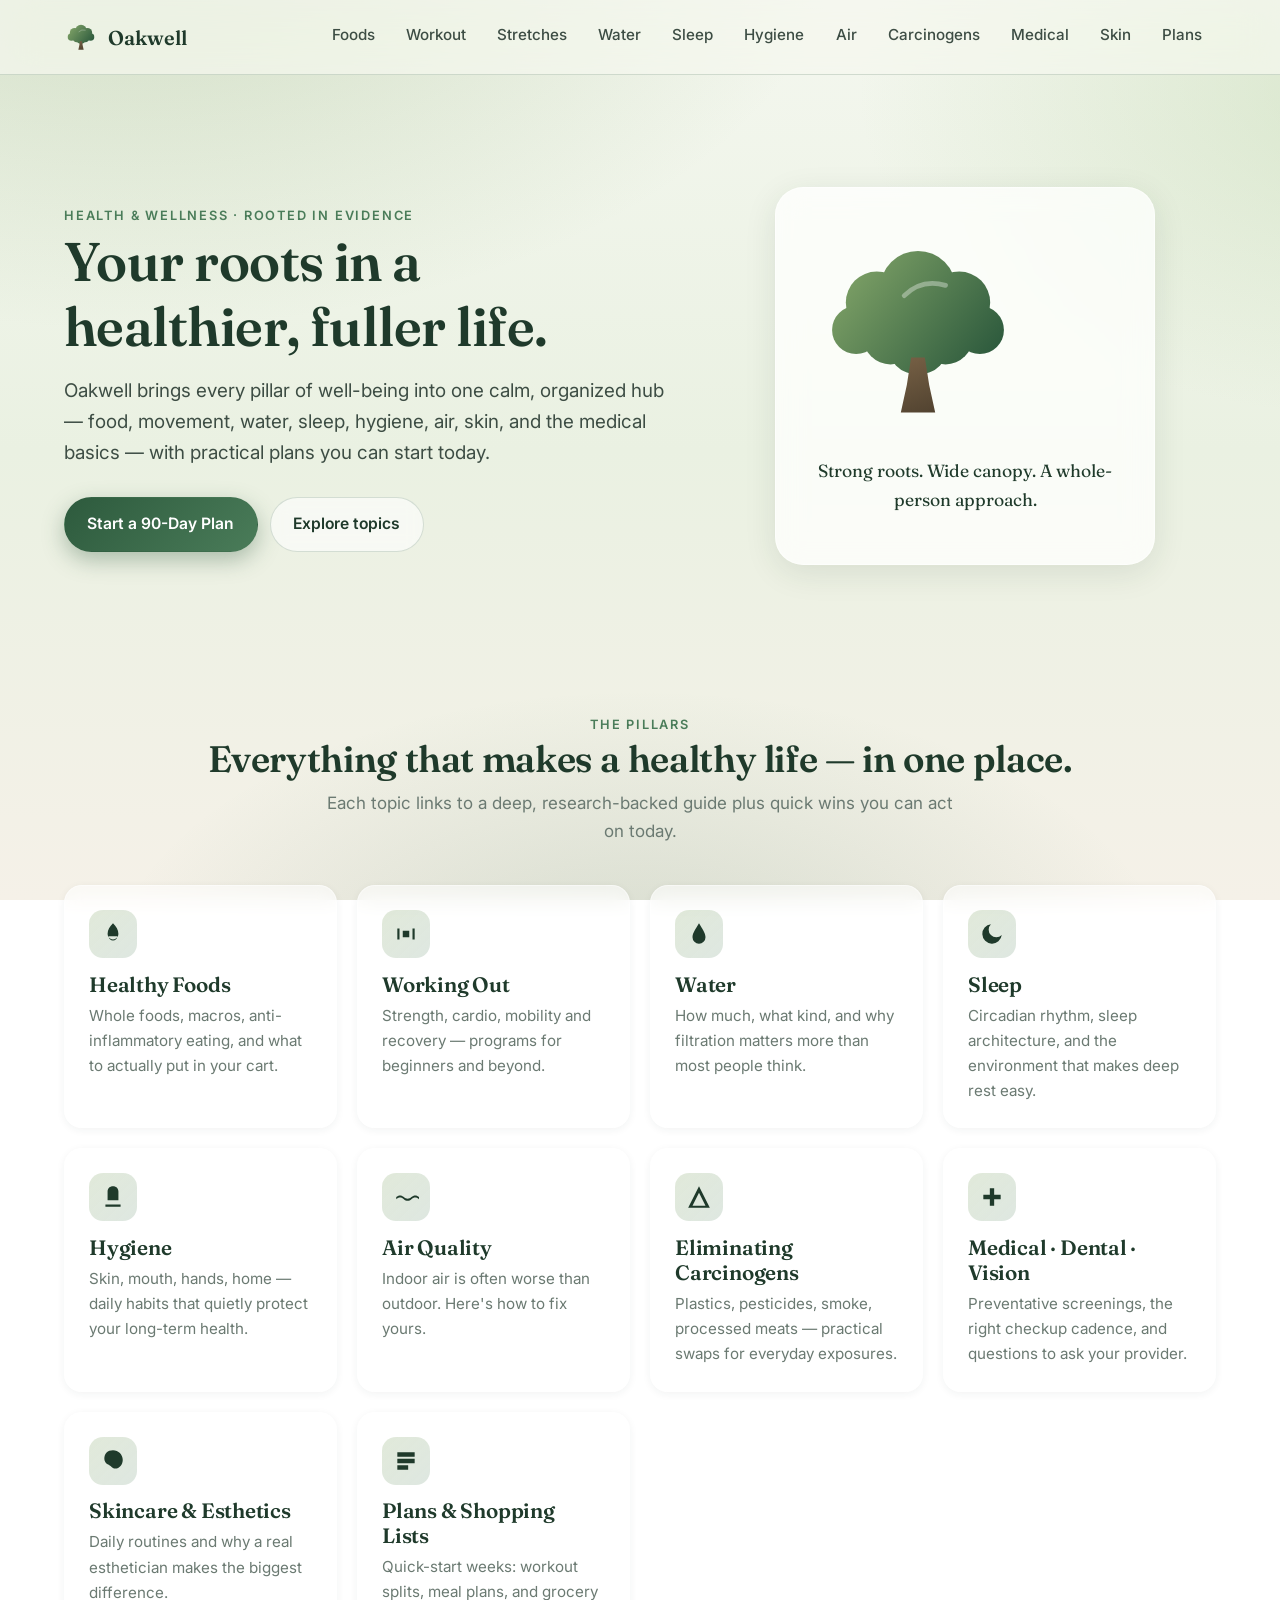
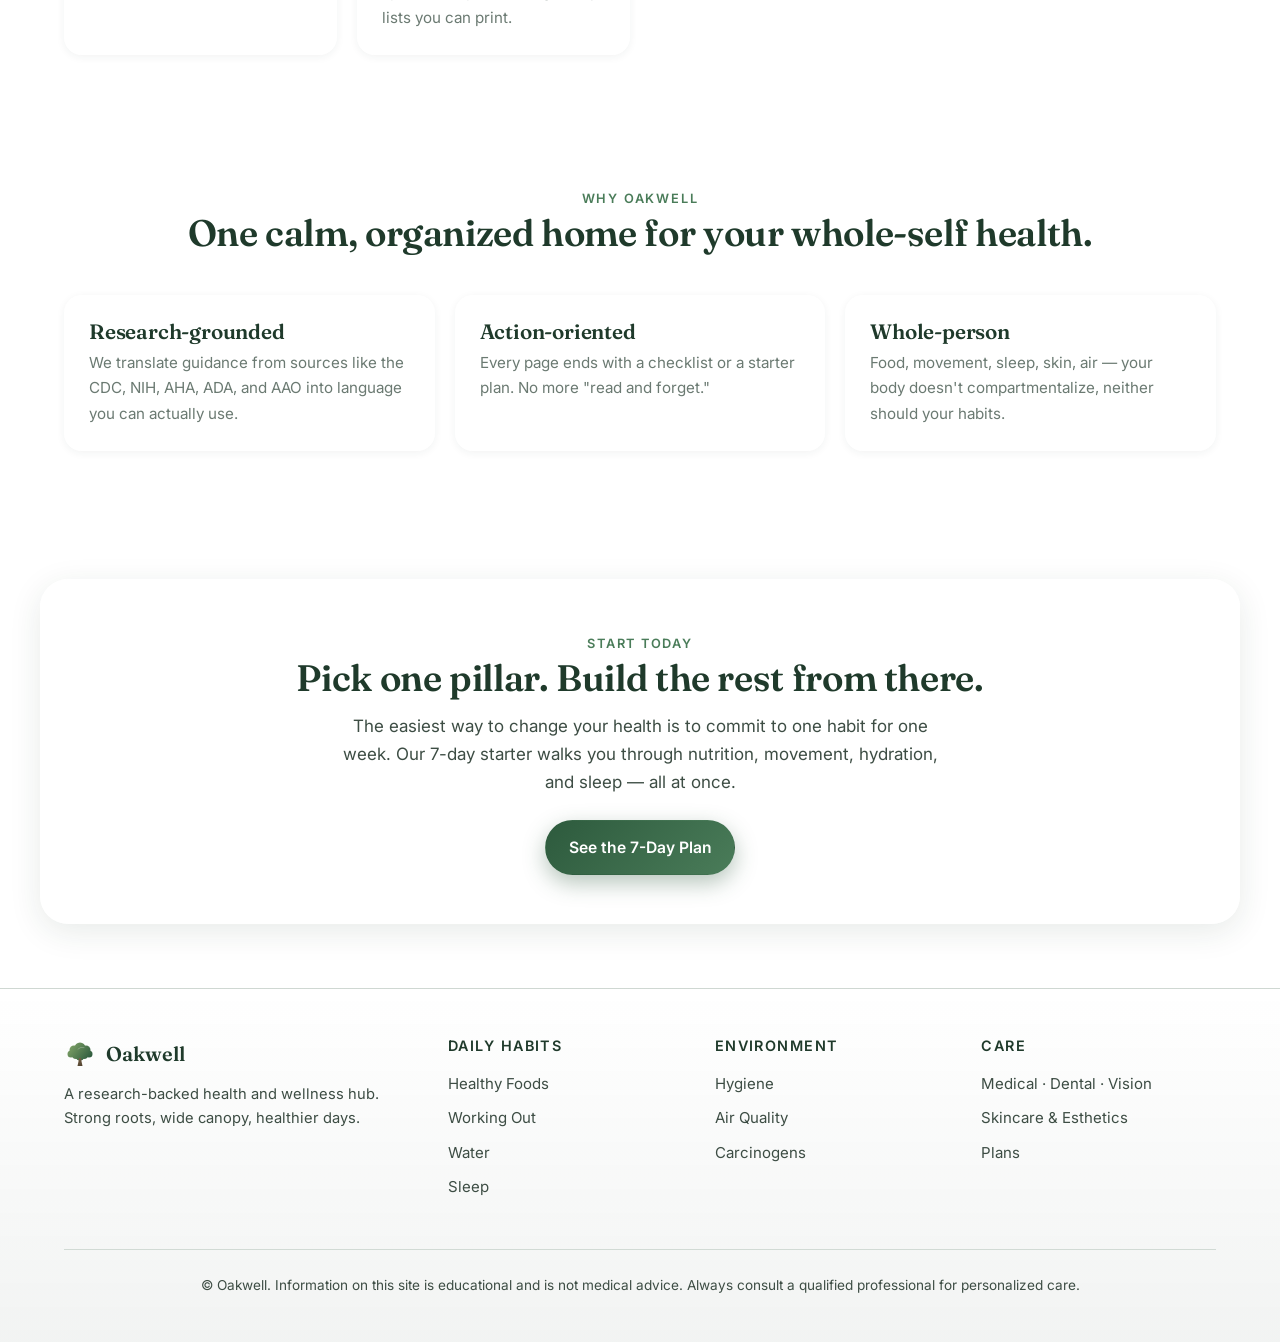
<file: index.html>
<!doctype html>
<html lang="en">
<head>
<meta charset="utf-8" />
<meta name="viewport" content="width=device-width,initial-scale=1" />
<title>Oakwell — Health &amp; Wellness Hub: Food, Fitness, Sleep, Skin &amp; More</title>
<meta name="description" content="Oakwell is a complete health and wellness hub: science-backed guides on healthy foods, workouts, water, sleep, hygiene, air quality, carcinogen avoidance, medical, dental, vision and skincare — plus ready-to-use grocery, workout, and lifestyle plans." />
<meta name="keywords" content="health and wellness, healthy lifestyle, healthy eating, workout plan, hydration, sleep, hygiene, air quality, avoid carcinogens, dental health, vision health, esthetician, skincare, Trumodern Esthetics Austin" />
<meta name="author" content="Oakwell" />
<meta name="robots" content="index, follow, max-image-preview:large" />
<meta name="theme-color" content="#2d5a3d" />
<link rel="canonical" href="https://example.com/" />

<!-- Open Graph -->
<meta property="og:type" content="website" />
<meta property="og:site_name" content="Oakwell" />
<meta property="og:title" content="Oakwell — Health &amp; Wellness Hub" />
<meta property="og:description" content="Your roots in better living. Evidence-based guides and ready-to-use plans across every pillar of health." />
<meta property="og:image" content="assets/images/oak-logo.svg" />
<meta property="og:url" content="https://example.com/" />

<!-- Twitter -->
<meta name="twitter:card" content="summary_large_image" />
<meta name="twitter:title" content="Oakwell — Health &amp; Wellness Hub" />
<meta name="twitter:description" content="Evidence-based guides and quick-start plans across food, fitness, sleep, skin and more." />
<meta name="twitter:image" content="assets/images/oak-logo.svg" />

<link rel="icon" type="image/svg+xml" href="assets/images/oak-logo.svg" />
<link rel="preconnect" href="https://fonts.googleapis.com">
<link rel="preconnect" href="https://fonts.gstatic.com" crossorigin>
<link href="https://fonts.googleapis.com/css2?family=Fraunces:opsz,wght@9..144,500;9..144,600&family=Inter:wght@400;500;600;700&display=swap" rel="stylesheet">
<link rel="stylesheet" href="assets/css/style.css" />

<!-- JSON-LD: Organization + Website -->
<script type="application/ld+json">
{
  "@context": "https://schema.org",
  "@type": "WebSite",
  "name": "Oakwell",
  "description": "A complete health and wellness hub covering nutrition, fitness, hydration, sleep, hygiene, air quality, carcinogen avoidance, medical/dental/vision, and skincare.",
  "url": "https://example.com/",
  "publisher": {
    "@type": "Organization",
    "name": "Oakwell",
    "logo": { "@type": "ImageObject", "url": "https://example.com/assets/images/oak-logo.svg" }
  }
}
</script>
</head>
<body>

<header class="nav" role="banner">
  <div class="nav-inner">
    <a class="brand" href="index.html" aria-label="Oakwell — home">
      <img src="assets/images/oak-logo.svg" alt="" width="34" height="34">
      <span>Oakwell</span>
    </a>
    <button class="nav-toggle" aria-label="Open menu" aria-expanded="false">☰</button>
    <nav>
      <ul class="nav-links">
        <li><a href="foods.html">Foods</a></li>
        <li><a href="workout.html">Workout</a></li>
        <li><a href="stretches.html">Stretches</a></li>
        <li><a href="water.html">Water</a></li>
        <li><a href="sleep.html">Sleep</a></li>
        <li><a href="hygiene.html">Hygiene</a></li>
        <li><a href="air-quality.html">Air</a></li>
        <li><a href="carcinogens.html">Carcinogens</a></li>
        <li><a href="medical.html">Medical</a></li>
        <li><a href="skincare.html">Skin</a></li>
        <li><a href="plans.html">Plans</a></li>
      </ul>
    </nav>
  </div>
</header>

<main>

<section class="hero">
  <div class="container hero-grid">
    <div class="reveal">
      <span class="eyebrow">Health &amp; Wellness · Rooted in Evidence</span>
      <h1>Your roots in a healthier, fuller life.</h1>
      <p class="lede">Oakwell brings every pillar of well-being into one calm, organized hub — food, movement, water, sleep, hygiene, air, skin, and the medical basics — with practical plans you can start today.</p>
      <div class="hero-cta">
        <a class="btn btn-primary" href="plans/trip-prep-90-day.html">Start a 90-Day Plan</a>
        <a class="btn btn-ghost" href="#explore">Explore topics</a>
      </div>
    </div>
    <div class="hero-art reveal">
      <div class="glass">
        <img src="assets/images/oak-logo.svg" alt="Oakwell oak tree logo" width="220" height="220">
        <p style="margin-top:1rem; font-family: var(--font-serif); color: var(--forest-deep); font-size:1.1rem;">Strong roots. Wide canopy. A whole-person approach.</p>
      </div>
    </div>
  </div>
</section>

<section id="explore">
  <div class="container">
    <div class="section-head reveal">
      <span class="eyebrow">The Pillars</span>
      <h2>Everything that makes a healthy life — in one place.</h2>
      <p>Each topic links to a deep, research-backed guide plus quick wins you can act on today.</p>
    </div>

    <div class="topic-grid">
      <a class="glass-soft topic-card reveal" href="foods.html">
        <div class="topic-icon"><svg viewBox="0 0 24 24" fill="currentColor"><path d="M12 2C9 5 7 8 7 12a5 5 0 0 0 10 0c0-4-2-7-5-10Zm0 16a4 4 0 0 1-4-4h8a4 4 0 0 1-4 4Z"/></svg></div>
        <h3>Healthy Foods</h3>
        <p>Whole foods, macros, anti-inflammatory eating, and what to actually put in your cart.</p>
      </a>
      <a class="glass-soft topic-card reveal" href="workout.html">
        <div class="topic-icon"><svg viewBox="0 0 24 24" fill="currentColor"><path d="M6 7H4v10h2V7Zm14 0h-2v10h2V7ZM9 9h6v6H9V9Z"/></svg></div>
        <h3>Working Out</h3>
        <p>Strength, cardio, mobility and recovery — programs for beginners and beyond.</p>
      </a>
      <a class="glass-soft topic-card reveal" href="water.html">
        <div class="topic-icon"><svg viewBox="0 0 24 24" fill="currentColor"><path d="M12 2c-3 5-6 9-6 13a6 6 0 0 0 12 0c0-4-3-8-6-13Z"/></svg></div>
        <h3>Water</h3>
        <p>How much, what kind, and why filtration matters more than most people think.</p>
      </a>
      <a class="glass-soft topic-card reveal" href="sleep.html">
        <div class="topic-icon"><svg viewBox="0 0 24 24" fill="currentColor"><path d="M21 13a9 9 0 1 1-10-10 7 7 0 0 0 10 10Z"/></svg></div>
        <h3>Sleep</h3>
        <p>Circadian rhythm, sleep architecture, and the environment that makes deep rest easy.</p>
      </a>
      <a class="glass-soft topic-card reveal" href="hygiene.html">
        <div class="topic-icon"><svg viewBox="0 0 24 24" fill="currentColor"><path d="M5 21h14v-2H5v2Zm7-19c-3 0-5 2-5 5v8h10V7c0-3-2-5-5-5Z"/></svg></div>
        <h3>Hygiene</h3>
        <p>Skin, mouth, hands, home — daily habits that quietly protect your long-term health.</p>
      </a>
      <a class="glass-soft topic-card reveal" href="air-quality.html">
        <div class="topic-icon"><svg viewBox="0 0 24 24" fill="currentColor"><path d="M3 12c2-2 5-2 7 0s5 2 7 0 5-2 7 0v2c-2-2-5-2-7 0s-5 2-7 0-5-2-7 0v-2Z"/></svg></div>
        <h3>Air Quality</h3>
        <p>Indoor air is often worse than outdoor. Here's how to fix yours.</p>
      </a>
      <a class="glass-soft topic-card reveal" href="carcinogens.html">
        <div class="topic-icon"><svg viewBox="0 0 24 24" fill="currentColor"><path d="M12 2 2 22h20L12 2Zm0 6 6 12H6l6-12Z"/></svg></div>
        <h3>Eliminating Carcinogens</h3>
        <p>Plastics, pesticides, smoke, processed meats — practical swaps for everyday exposures.</p>
      </a>
      <a class="glass-soft topic-card reveal" href="medical.html">
        <div class="topic-icon"><svg viewBox="0 0 24 24" fill="currentColor"><path d="M10 4h4v6h6v4h-6v6h-4v-6H4v-4h6V4Z"/></svg></div>
        <h3>Medical · Dental · Vision</h3>
        <p>Preventative screenings, the right checkup cadence, and questions to ask your provider.</p>
      </a>
      <a class="glass-soft topic-card reveal" href="skincare.html">
        <div class="topic-icon"><svg viewBox="0 0 24 24" fill="currentColor"><path d="M12 2c5 0 9 4 9 9 0 4-3 8-7 8-3 0-4-3-7-4-2-1-3-3-3-5 0-5 3-8 8-8Z"/></svg></div>
        <h3>Skincare &amp; Esthetics</h3>
        <p>Daily routines and why a real esthetician makes the biggest difference.</p>
      </a>
      <a class="glass-soft topic-card reveal" href="plans.html">
        <div class="topic-icon"><svg viewBox="0 0 24 24" fill="currentColor"><path d="M4 4h16v4H4V4Zm0 6h16v4H4v-4Zm0 6h10v4H4v-4Z"/></svg></div>
        <h3>Plans &amp; Shopping Lists</h3>
        <p>Quick-start weeks: workout splits, meal plans, and grocery lists you can print.</p>
      </a>
    </div>
  </div>
</section>

<section>
  <div class="container">
    <div class="section-head reveal">
      <span class="eyebrow">Why Oakwell</span>
      <h2>One calm, organized home for your whole-self health.</h2>
    </div>
    <div class="topic-grid">
      <div class="glass-soft topic-card reveal">
        <h3>Research-grounded</h3>
        <p>We translate guidance from sources like the CDC, NIH, AHA, ADA, and AAO into language you can actually use.</p>
      </div>
      <div class="glass-soft topic-card reveal">
        <h3>Action-oriented</h3>
        <p>Every page ends with a checklist or a starter plan. No more "read and forget."</p>
      </div>
      <div class="glass-soft topic-card reveal">
        <h3>Whole-person</h3>
        <p>Food, movement, sleep, skin, air — your body doesn't compartmentalize, neither should your habits.</p>
      </div>
    </div>
  </div>
</section>

<section class="cta-banner glass reveal">
  <span class="eyebrow">Start Today</span>
  <h2>Pick one pillar. Build the rest from there.</h2>
  <p>The easiest way to change your health is to commit to one habit for one week. Our 7-day starter walks you through nutrition, movement, hydration, and sleep — all at once.</p>
  <a class="btn btn-primary" href="plans.html">See the 7-Day Plan</a>
</section>

</main>

<footer>
  <div class="container">
    <div class="footer-grid">
      <div>
        <div class="brand" style="margin-bottom:.75rem;">
          <img src="assets/images/oak-logo.svg" alt="" width="32" height="32">
          <span>Oakwell</span>
        </div>
        <p style="font-size:.92rem;">A research-backed health and wellness hub. Strong roots, wide canopy, healthier days.</p>
      </div>
      <div>
        <h4>Daily Habits</h4>
        <ul>
          <li><a href="foods.html">Healthy Foods</a></li>
          <li><a href="workout.html">Working Out</a></li>
          <li><a href="water.html">Water</a></li>
          <li><a href="sleep.html">Sleep</a></li>
        </ul>
      </div>
      <div>
        <h4>Environment</h4>
        <ul>
          <li><a href="hygiene.html">Hygiene</a></li>
          <li><a href="air-quality.html">Air Quality</a></li>
          <li><a href="carcinogens.html">Carcinogens</a></li>
        </ul>
      </div>
      <div>
        <h4>Care</h4>
        <ul>
          <li><a href="medical.html">Medical · Dental · Vision</a></li>
          <li><a href="skincare.html">Skincare &amp; Esthetics</a></li>
          <li><a href="plans.html">Plans</a></li>
        </ul>
      </div>
    </div>
    <div class="footer-bottom">
      <p>© Oakwell. Information on this site is educational and is not medical advice. Always consult a qualified professional for personalized care.</p>
    </div>
  </div>
</footer>

<script src="assets/js/main.js"></script>
</body>
</html>
</file>
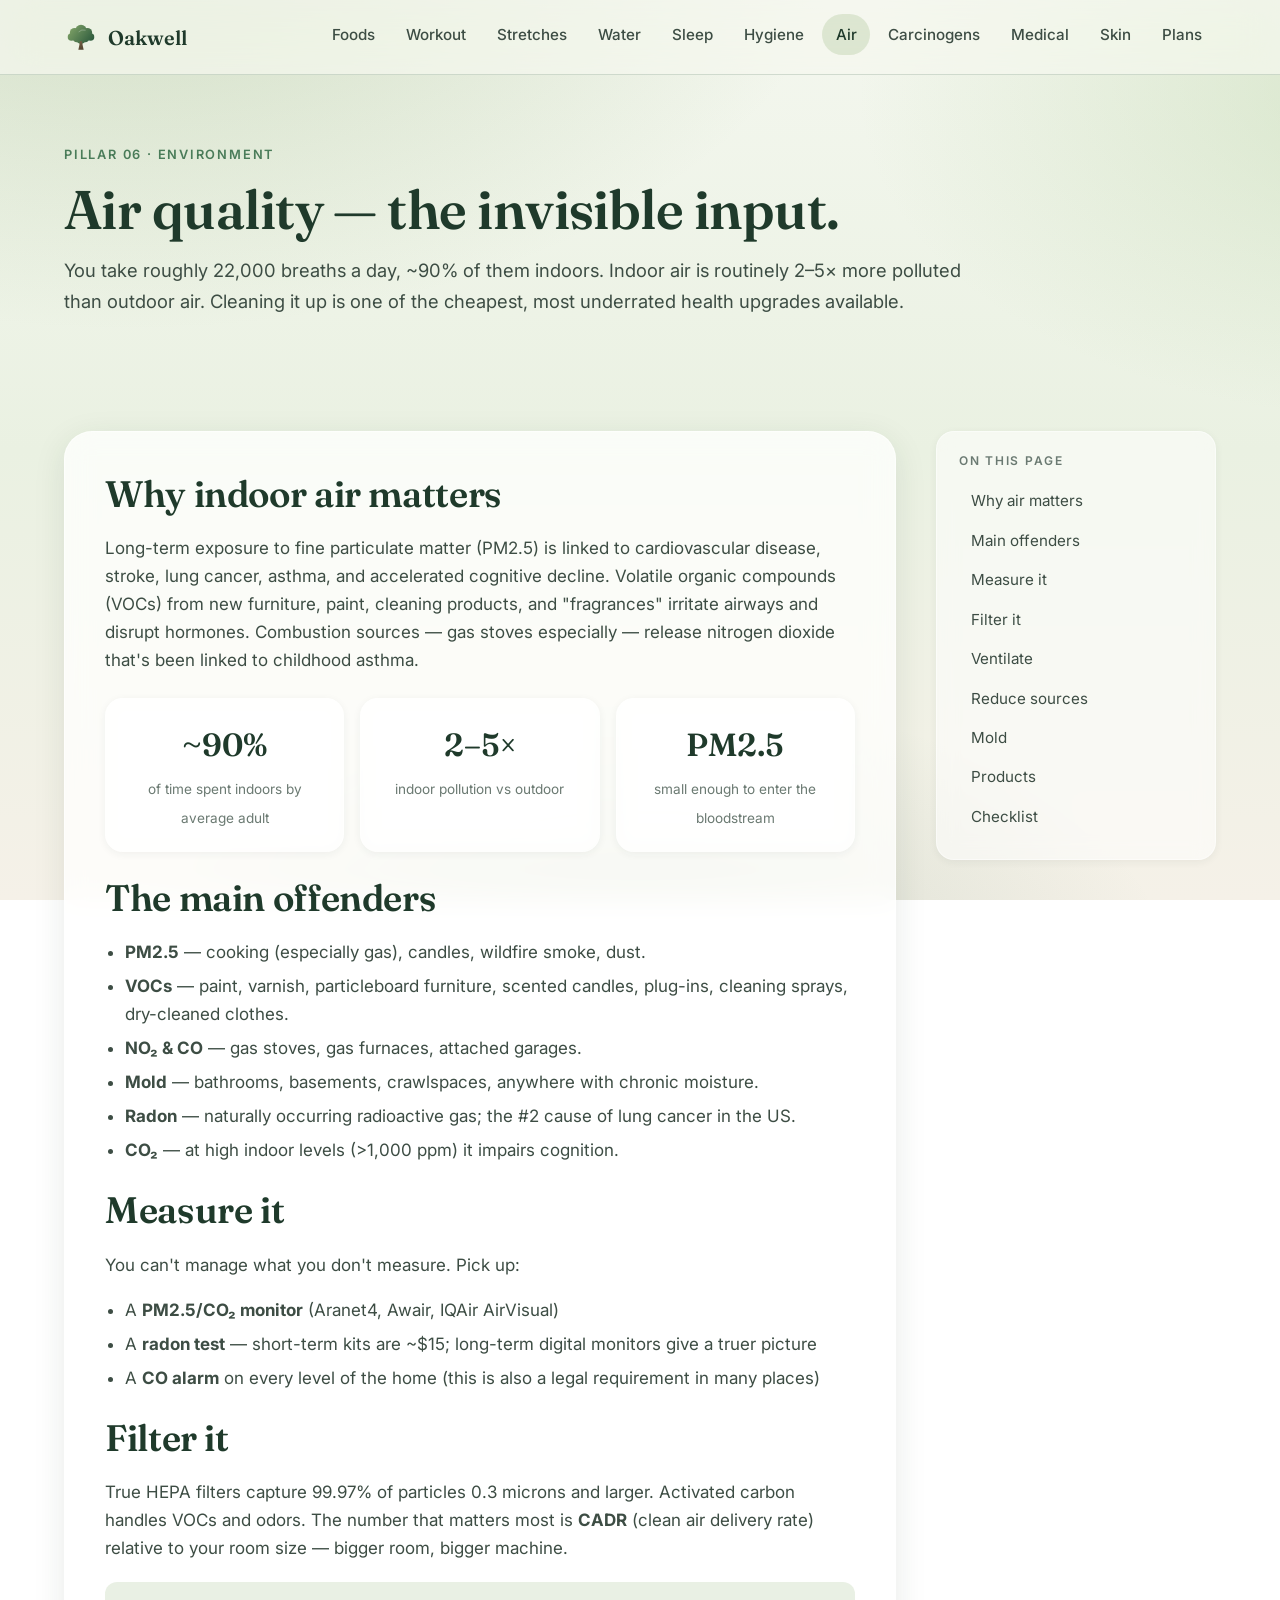
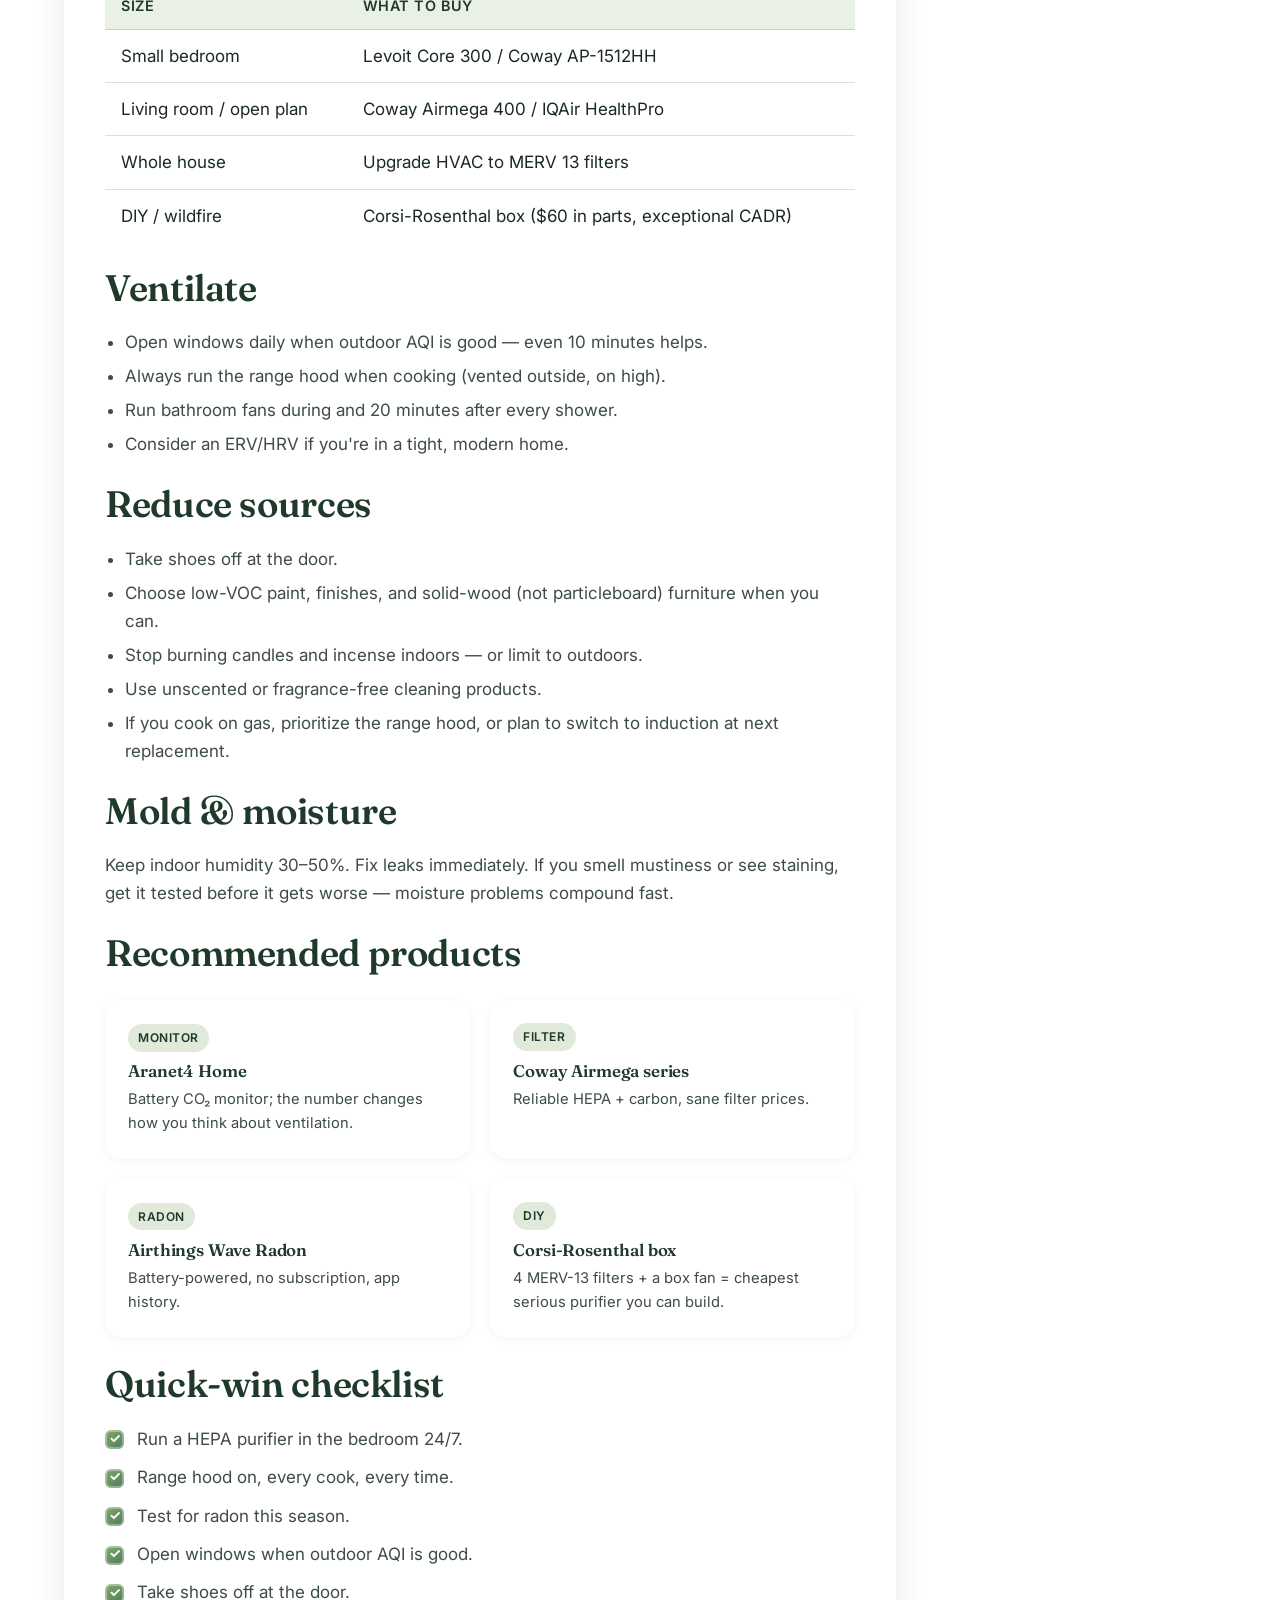
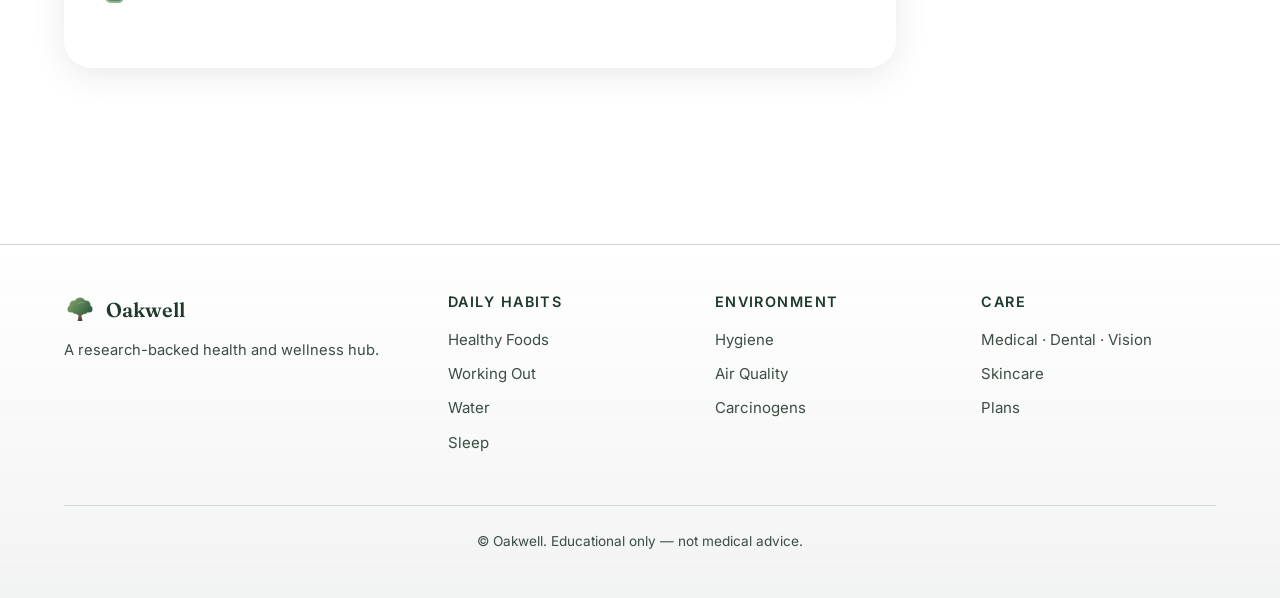
<file: air-quality.html>
<!doctype html>
<html lang="en">
<head>
<meta charset="utf-8" />
<meta name="viewport" content="width=device-width,initial-scale=1" />
<title>Air Quality — Indoor Air, HEPA Filters, VOCs &amp; Mold | Oakwell</title>
<meta name="description" content="A practical guide to indoor air quality: PM2.5, VOCs, mold, radon, ventilation, choosing a HEPA purifier, and how to make the air in your home and office measurably cleaner." />
<meta name="keywords" content="indoor air quality, HEPA, PM2.5, VOCs, mold, radon, air purifier, ventilation, healthy home" />
<link rel="canonical" href="https://example.com/air-quality.html" />
<link rel="icon" type="image/svg+xml" href="assets/images/oak-logo.svg" />
<link rel="preconnect" href="https://fonts.googleapis.com">
<link rel="preconnect" href="https://fonts.gstatic.com" crossorigin>
<link href="https://fonts.googleapis.com/css2?family=Fraunces:opsz,wght@9..144,500;9..144,600&family=Inter:wght@400;500;600;700&display=swap" rel="stylesheet">
<link rel="stylesheet" href="assets/css/style.css" />
</head>
<body>

<header class="nav"><div class="nav-inner">
  <a class="brand" href="index.html"><img src="assets/images/oak-logo.svg" alt="" width="34" height="34"><span>Oakwell</span></a>
  <button class="nav-toggle" aria-label="Open menu" aria-expanded="false">☰</button>
  <nav><ul class="nav-links">
    <li><a href="foods.html">Foods</a></li><li><a href="workout.html">Workout</a></li><li><a href="stretches.html">Stretches</a></li><li><a href="water.html">Water</a></li>
    <li><a href="sleep.html">Sleep</a></li><li><a href="hygiene.html">Hygiene</a></li><li><a href="air-quality.html">Air</a></li>
    <li><a href="carcinogens.html">Carcinogens</a></li><li><a href="medical.html">Medical</a></li><li><a href="skincare.html">Skin</a></li>
    <li><a href="plans.html">Plans</a></li>
  </ul></nav>
</div></header>

<main>

<section class="page-head"><div class="container reveal">
  <span class="eyebrow">Pillar 06 · Environment</span>
  <h1>Air quality — the invisible input.</h1>
  <p class="lede">You take roughly 22,000 breaths a day, ~90% of them indoors. Indoor air is routinely 2–5× more polluted than outdoor air. Cleaning it up is one of the cheapest, most underrated health upgrades available.</p>
</div></section>

<section><div class="container content">
  <article class="glass reveal">
    <h2 id="why">Why indoor air matters</h2>
    <p>Long-term exposure to fine particulate matter (PM2.5) is linked to cardiovascular disease, stroke, lung cancer, asthma, and accelerated cognitive decline. Volatile organic compounds (VOCs) from new furniture, paint, cleaning products, and "fragrances" irritate airways and disrupt hormones. Combustion sources — gas stoves especially — release nitrogen dioxide that's been linked to childhood asthma.</p>
    <div class="stats">
      <div class="stat glass-soft"><span class="num">~90%</span><span class="label">of time spent indoors by average adult</span></div>
      <div class="stat glass-soft"><span class="num">2–5×</span><span class="label">indoor pollution vs outdoor</span></div>
      <div class="stat glass-soft"><span class="num">PM2.5</span><span class="label">small enough to enter the bloodstream</span></div>
    </div>

    <h2 id="enemies">The main offenders</h2>
    <ul>
      <li><strong>PM2.5</strong> — cooking (especially gas), candles, wildfire smoke, dust.</li>
      <li><strong>VOCs</strong> — paint, varnish, particleboard furniture, scented candles, plug-ins, cleaning sprays, dry-cleaned clothes.</li>
      <li><strong>NO₂ &amp; CO</strong> — gas stoves, gas furnaces, attached garages.</li>
      <li><strong>Mold</strong> — bathrooms, basements, crawlspaces, anywhere with chronic moisture.</li>
      <li><strong>Radon</strong> — naturally occurring radioactive gas; the #2 cause of lung cancer in the US.</li>
      <li><strong>CO₂</strong> — at high indoor levels (>1,000 ppm) it impairs cognition.</li>
    </ul>

    <h2 id="measure">Measure it</h2>
    <p>You can't manage what you don't measure. Pick up:</p>
    <ul>
      <li>A <strong>PM2.5/CO₂ monitor</strong> (Aranet4, Awair, IQAir AirVisual)</li>
      <li>A <strong>radon test</strong> — short-term kits are ~$15; long-term digital monitors give a truer picture</li>
      <li>A <strong>CO alarm</strong> on every level of the home (this is also a legal requirement in many places)</li>
    </ul>

    <h2 id="filter">Filter it</h2>
    <p>True HEPA filters capture 99.97% of particles 0.3 microns and larger. Activated carbon handles VOCs and odors. The number that matters most is <strong>CADR</strong> (clean air delivery rate) relative to your room size — bigger room, bigger machine.</p>
    <table>
      <thead><tr><th>Size</th><th>What to buy</th></tr></thead>
      <tbody>
        <tr><td>Small bedroom</td><td>Levoit Core 300 / Coway AP-1512HH</td></tr>
        <tr><td>Living room / open plan</td><td>Coway Airmega 400 / IQAir HealthPro</td></tr>
        <tr><td>Whole house</td><td>Upgrade HVAC to MERV 13 filters</td></tr>
        <tr><td>DIY / wildfire</td><td>Corsi-Rosenthal box ($60 in parts, exceptional CADR)</td></tr>
      </tbody>
    </table>

    <h2 id="ventilate">Ventilate</h2>
    <ul>
      <li>Open windows daily when outdoor AQI is good — even 10 minutes helps.</li>
      <li>Always run the range hood when cooking (vented outside, on high).</li>
      <li>Run bathroom fans during and 20 minutes after every shower.</li>
      <li>Consider an ERV/HRV if you're in a tight, modern home.</li>
    </ul>

    <h2 id="reduce">Reduce sources</h2>
    <ul>
      <li>Take shoes off at the door.</li>
      <li>Choose low-VOC paint, finishes, and solid-wood (not particleboard) furniture when you can.</li>
      <li>Stop burning candles and incense indoors — or limit to outdoors.</li>
      <li>Use unscented or fragrance-free cleaning products.</li>
      <li>If you cook on gas, prioritize the range hood, or plan to switch to induction at next replacement.</li>
    </ul>

    <h2 id="mold">Mold &amp; moisture</h2>
    <p>Keep indoor humidity 30–50%. Fix leaks immediately. If you smell mustiness or see staining, get it tested before it gets worse — moisture problems compound fast.</p>

    <h2 id="products">Recommended products</h2>
    <div class="products">
      <div class="product glass-soft"><span class="tag">Monitor</span><h4>Aranet4 Home</h4><p>Battery CO₂ monitor; the number changes how you think about ventilation.</p></div>
      <div class="product glass-soft"><span class="tag">Filter</span><h4>Coway Airmega series</h4><p>Reliable HEPA + carbon, sane filter prices.</p></div>
      <div class="product glass-soft"><span class="tag">Radon</span><h4>Airthings Wave Radon</h4><p>Battery-powered, no subscription, app history.</p></div>
      <div class="product glass-soft"><span class="tag">DIY</span><h4>Corsi-Rosenthal box</h4><p>4 MERV-13 filters + a box fan = cheapest serious purifier you can build.</p></div>
    </div>

    <h2 id="checklist">Quick-win checklist</h2>
    <ul class="checklist">
      <li>Run a HEPA purifier in the bedroom 24/7.</li>
      <li>Range hood on, every cook, every time.</li>
      <li>Test for radon this season.</li>
      <li>Open windows when outdoor AQI is good.</li>
      <li>Take shoes off at the door.</li>
    </ul>
  </article>

  <aside class="toc glass-soft">
    <h4>On this page</h4>
    <ul>
      <li><a href="#why">Why air matters</a></li>
      <li><a href="#enemies">Main offenders</a></li>
      <li><a href="#measure">Measure it</a></li>
      <li><a href="#filter">Filter it</a></li>
      <li><a href="#ventilate">Ventilate</a></li>
      <li><a href="#reduce">Reduce sources</a></li>
      <li><a href="#mold">Mold</a></li>
      <li><a href="#products">Products</a></li>
      <li><a href="#checklist">Checklist</a></li>
    </ul>
  </aside>
</div></section>

</main>

<footer><div class="container">
  <div class="footer-grid">
    <div><div class="brand" style="margin-bottom:.75rem;"><img src="assets/images/oak-logo.svg" alt="" width="32" height="32"><span>Oakwell</span></div><p style="font-size:.92rem;">A research-backed health and wellness hub.</p></div>
    <div><h4>Daily Habits</h4><ul><li><a href="foods.html">Healthy Foods</a></li><li><a href="workout.html">Working Out</a></li><li><a href="water.html">Water</a></li><li><a href="sleep.html">Sleep</a></li></ul></div>
    <div><h4>Environment</h4><ul><li><a href="hygiene.html">Hygiene</a></li><li><a href="air-quality.html">Air Quality</a></li><li><a href="carcinogens.html">Carcinogens</a></li></ul></div>
    <div><h4>Care</h4><ul><li><a href="medical.html">Medical · Dental · Vision</a></li><li><a href="skincare.html">Skincare</a></li><li><a href="plans.html">Plans</a></li></ul></div>
  </div>
  <div class="footer-bottom"><p>© Oakwell. Educational only — not medical advice.</p></div>
</div></footer>
<script src="assets/js/main.js"></script>
</body>
</html>
</file>
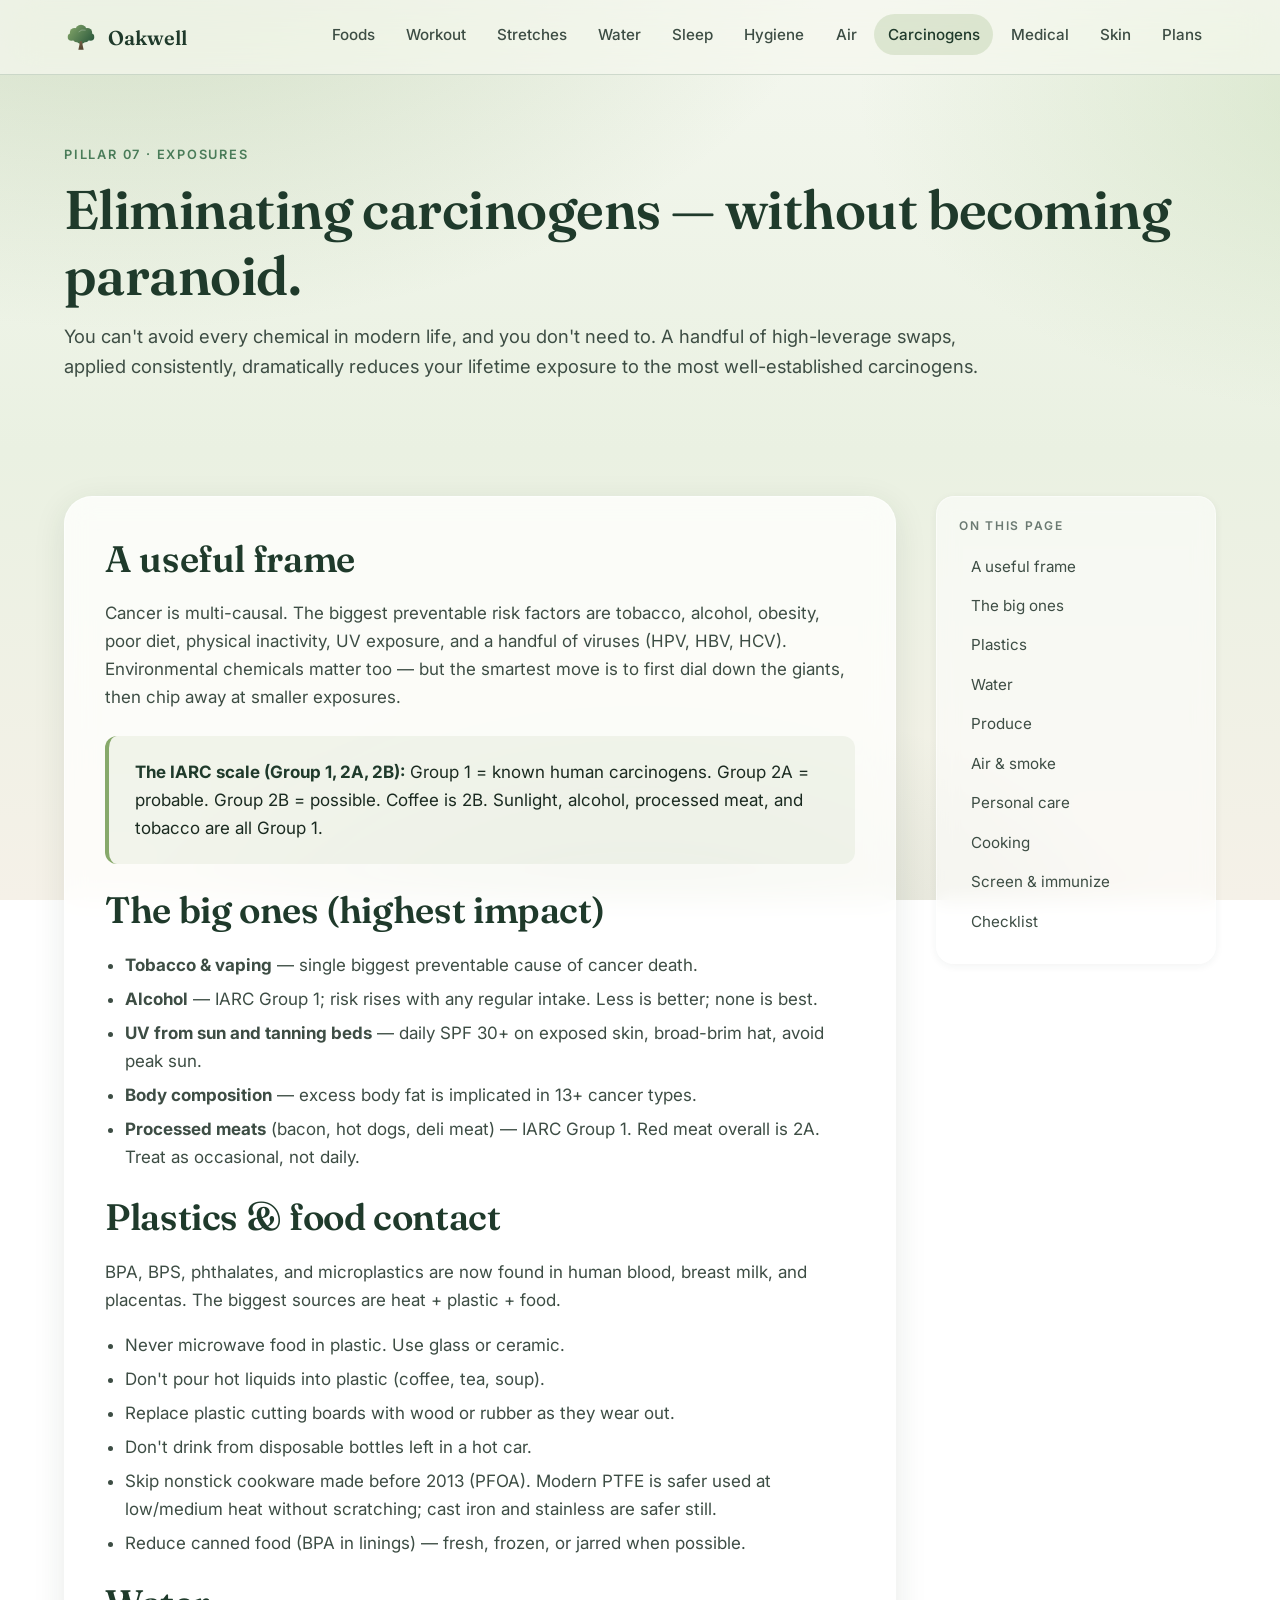
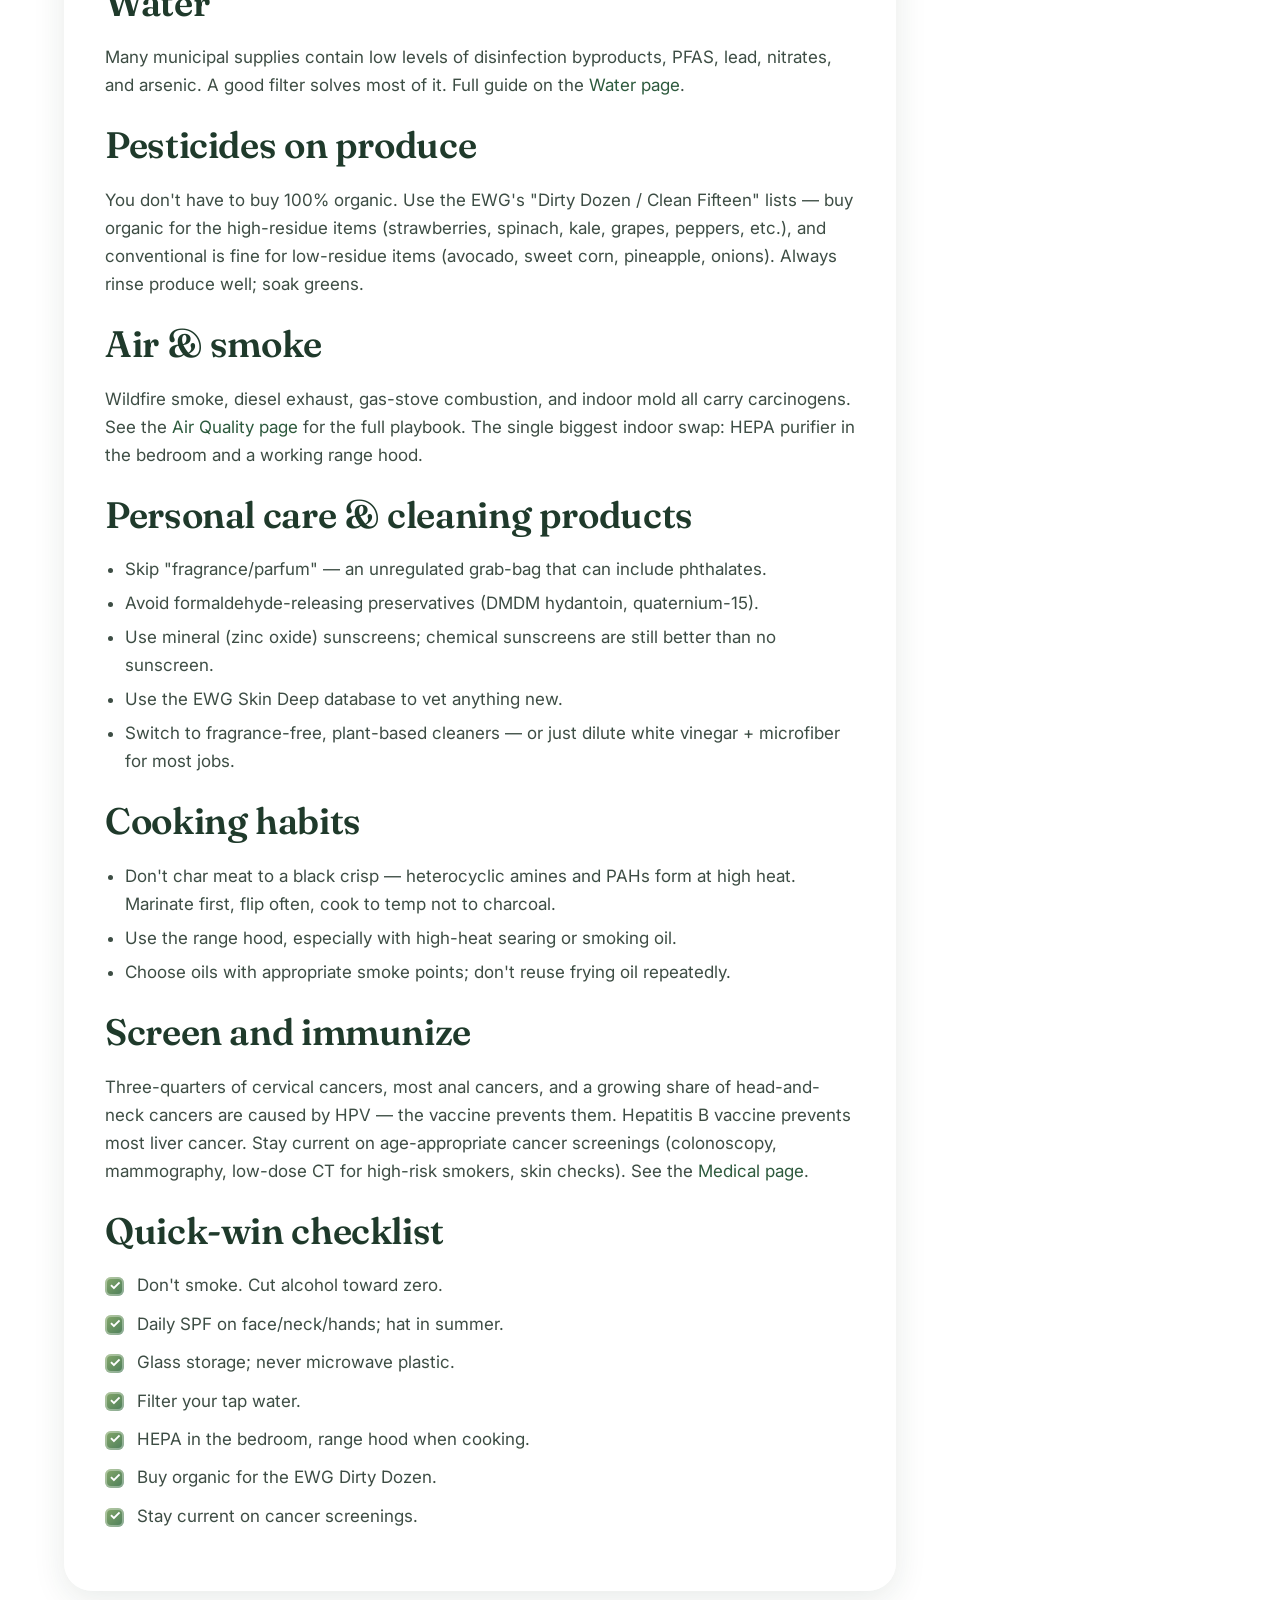
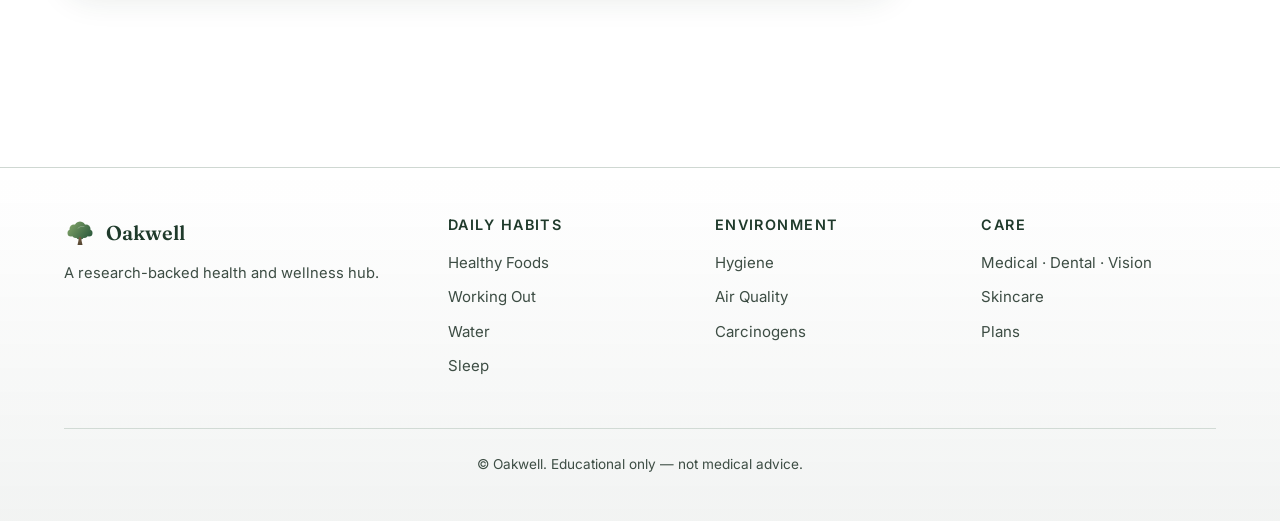
<file: carcinogens.html>
<!doctype html>
<html lang="en">
<head>
<meta charset="utf-8" />
<meta name="viewport" content="width=device-width,initial-scale=1" />
<title>Eliminating Carcinogens — Plastics, Pesticides, Smoke &amp; Everyday Swaps | Oakwell</title>
<meta name="description" content="A practical guide to reducing daily carcinogen exposure: plastics, pesticides, processed meats, alcohol, smoke, UV, indoor pollutants, and personal-care chemicals — with realistic swaps that actually move the needle." />
<meta name="keywords" content="carcinogens, reduce cancer risk, microplastics, BPA, PFAS, glyphosate, pesticide exposure, processed meat, alcohol, sun protection, EWG" />
<link rel="canonical" href="https://example.com/carcinogens.html" />
<link rel="icon" type="image/svg+xml" href="assets/images/oak-logo.svg" />
<link rel="preconnect" href="https://fonts.googleapis.com">
<link rel="preconnect" href="https://fonts.gstatic.com" crossorigin>
<link href="https://fonts.googleapis.com/css2?family=Fraunces:opsz,wght@9..144,500;9..144,600&family=Inter:wght@400;500;600;700&display=swap" rel="stylesheet">
<link rel="stylesheet" href="assets/css/style.css" />
</head>
<body>

<header class="nav"><div class="nav-inner">
  <a class="brand" href="index.html"><img src="assets/images/oak-logo.svg" alt="" width="34" height="34"><span>Oakwell</span></a>
  <button class="nav-toggle" aria-label="Open menu" aria-expanded="false">☰</button>
  <nav><ul class="nav-links">
    <li><a href="foods.html">Foods</a></li><li><a href="workout.html">Workout</a></li><li><a href="stretches.html">Stretches</a></li><li><a href="water.html">Water</a></li>
    <li><a href="sleep.html">Sleep</a></li><li><a href="hygiene.html">Hygiene</a></li><li><a href="air-quality.html">Air</a></li>
    <li><a href="carcinogens.html">Carcinogens</a></li><li><a href="medical.html">Medical</a></li><li><a href="skincare.html">Skin</a></li>
    <li><a href="plans.html">Plans</a></li>
  </ul></nav>
</div></header>

<main>

<section class="page-head"><div class="container reveal">
  <span class="eyebrow">Pillar 07 · Exposures</span>
  <h1>Eliminating carcinogens — without becoming paranoid.</h1>
  <p class="lede">You can't avoid every chemical in modern life, and you don't need to. A handful of high-leverage swaps, applied consistently, dramatically reduces your lifetime exposure to the most well-established carcinogens.</p>
</div></section>

<section><div class="container content">
  <article class="glass reveal">
    <h2 id="frame">A useful frame</h2>
    <p>Cancer is multi-causal. The biggest preventable risk factors are tobacco, alcohol, obesity, poor diet, physical inactivity, UV exposure, and a handful of viruses (HPV, HBV, HCV). Environmental chemicals matter too — but the smartest move is to first dial down the giants, then chip away at smaller exposures.</p>
    <div class="callout"><strong>The IARC scale (Group 1, 2A, 2B):</strong> Group 1 = known human carcinogens. Group 2A = probable. Group 2B = possible. Coffee is 2B. Sunlight, alcohol, processed meat, and tobacco are all Group 1.</div>

    <h2 id="big">The big ones (highest impact)</h2>
    <ul>
      <li><strong>Tobacco &amp; vaping</strong> — single biggest preventable cause of cancer death.</li>
      <li><strong>Alcohol</strong> — IARC Group 1; risk rises with any regular intake. Less is better; none is best.</li>
      <li><strong>UV from sun and tanning beds</strong> — daily SPF 30+ on exposed skin, broad-brim hat, avoid peak sun.</li>
      <li><strong>Body composition</strong> — excess body fat is implicated in 13+ cancer types.</li>
      <li><strong>Processed meats</strong> (bacon, hot dogs, deli meat) — IARC Group 1. Red meat overall is 2A. Treat as occasional, not daily.</li>
    </ul>

    <h2 id="plastics">Plastics &amp; food contact</h2>
    <p>BPA, BPS, phthalates, and microplastics are now found in human blood, breast milk, and placentas. The biggest sources are heat + plastic + food.</p>
    <ul>
      <li>Never microwave food in plastic. Use glass or ceramic.</li>
      <li>Don't pour hot liquids into plastic (coffee, tea, soup).</li>
      <li>Replace plastic cutting boards with wood or rubber as they wear out.</li>
      <li>Don't drink from disposable bottles left in a hot car.</li>
      <li>Skip nonstick cookware made before 2013 (PFOA). Modern PTFE is safer used at low/medium heat without scratching; cast iron and stainless are safer still.</li>
      <li>Reduce canned food (BPA in linings) — fresh, frozen, or jarred when possible.</li>
    </ul>

    <h2 id="water">Water</h2>
    <p>Many municipal supplies contain low levels of disinfection byproducts, PFAS, lead, nitrates, and arsenic. A good filter solves most of it. Full guide on the <a href="water.html">Water page</a>.</p>

    <h2 id="produce">Pesticides on produce</h2>
    <p>You don't have to buy 100% organic. Use the EWG's "Dirty Dozen / Clean Fifteen" lists — buy organic for the high-residue items (strawberries, spinach, kale, grapes, peppers, etc.), and conventional is fine for low-residue items (avocado, sweet corn, pineapple, onions). Always rinse produce well; soak greens.</p>

    <h2 id="air">Air &amp; smoke</h2>
    <p>Wildfire smoke, diesel exhaust, gas-stove combustion, and indoor mold all carry carcinogens. See the <a href="air-quality.html">Air Quality page</a> for the full playbook. The single biggest indoor swap: HEPA purifier in the bedroom and a working range hood.</p>

    <h2 id="personal">Personal care &amp; cleaning products</h2>
    <ul>
      <li>Skip "fragrance/parfum" — an unregulated grab-bag that can include phthalates.</li>
      <li>Avoid formaldehyde-releasing preservatives (DMDM hydantoin, quaternium-15).</li>
      <li>Use mineral (zinc oxide) sunscreens; chemical sunscreens are still better than no sunscreen.</li>
      <li>Use the EWG Skin Deep database to vet anything new.</li>
      <li>Switch to fragrance-free, plant-based cleaners — or just dilute white vinegar + microfiber for most jobs.</li>
    </ul>

    <h2 id="cooking">Cooking habits</h2>
    <ul>
      <li>Don't char meat to a black crisp — heterocyclic amines and PAHs form at high heat. Marinate first, flip often, cook to temp not to charcoal.</li>
      <li>Use the range hood, especially with high-heat searing or smoking oil.</li>
      <li>Choose oils with appropriate smoke points; don't reuse frying oil repeatedly.</li>
    </ul>

    <h2 id="screen">Screen and immunize</h2>
    <p>Three-quarters of cervical cancers, most anal cancers, and a growing share of head-and-neck cancers are caused by HPV — the vaccine prevents them. Hepatitis B vaccine prevents most liver cancer. Stay current on age-appropriate cancer screenings (colonoscopy, mammography, low-dose CT for high-risk smokers, skin checks). See the <a href="medical.html">Medical page</a>.</p>

    <h2 id="checklist">Quick-win checklist</h2>
    <ul class="checklist">
      <li>Don't smoke. Cut alcohol toward zero.</li>
      <li>Daily SPF on face/neck/hands; hat in summer.</li>
      <li>Glass storage; never microwave plastic.</li>
      <li>Filter your tap water.</li>
      <li>HEPA in the bedroom, range hood when cooking.</li>
      <li>Buy organic for the EWG Dirty Dozen.</li>
      <li>Stay current on cancer screenings.</li>
    </ul>
  </article>

  <aside class="toc glass-soft">
    <h4>On this page</h4>
    <ul>
      <li><a href="#frame">A useful frame</a></li>
      <li><a href="#big">The big ones</a></li>
      <li><a href="#plastics">Plastics</a></li>
      <li><a href="#water">Water</a></li>
      <li><a href="#produce">Produce</a></li>
      <li><a href="#air">Air &amp; smoke</a></li>
      <li><a href="#personal">Personal care</a></li>
      <li><a href="#cooking">Cooking</a></li>
      <li><a href="#screen">Screen &amp; immunize</a></li>
      <li><a href="#checklist">Checklist</a></li>
    </ul>
  </aside>
</div></section>

</main>

<footer><div class="container">
  <div class="footer-grid">
    <div><div class="brand" style="margin-bottom:.75rem;"><img src="assets/images/oak-logo.svg" alt="" width="32" height="32"><span>Oakwell</span></div><p style="font-size:.92rem;">A research-backed health and wellness hub.</p></div>
    <div><h4>Daily Habits</h4><ul><li><a href="foods.html">Healthy Foods</a></li><li><a href="workout.html">Working Out</a></li><li><a href="water.html">Water</a></li><li><a href="sleep.html">Sleep</a></li></ul></div>
    <div><h4>Environment</h4><ul><li><a href="hygiene.html">Hygiene</a></li><li><a href="air-quality.html">Air Quality</a></li><li><a href="carcinogens.html">Carcinogens</a></li></ul></div>
    <div><h4>Care</h4><ul><li><a href="medical.html">Medical · Dental · Vision</a></li><li><a href="skincare.html">Skincare</a></li><li><a href="plans.html">Plans</a></li></ul></div>
  </div>
  <div class="footer-bottom"><p>© Oakwell. Educational only — not medical advice.</p></div>
</div></footer>
<script src="assets/js/main.js"></script>
</body>
</html>
</file>
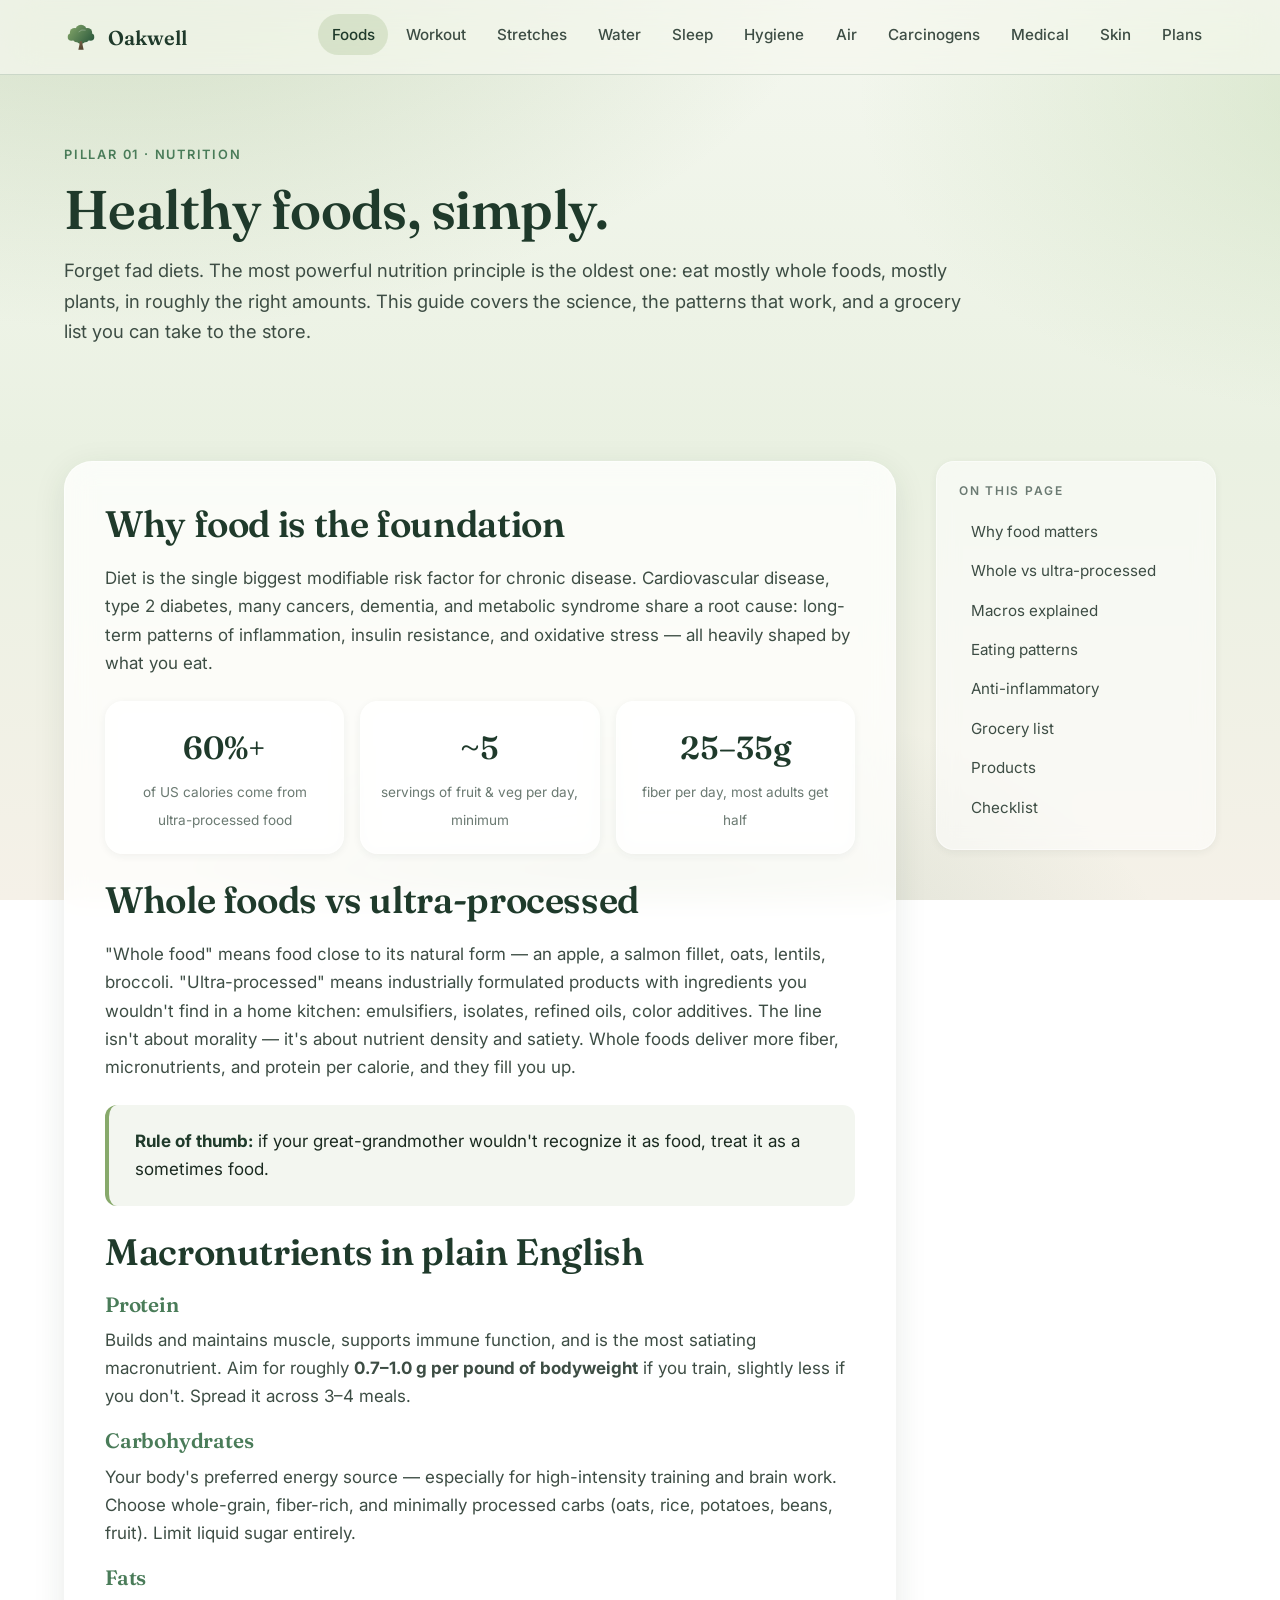
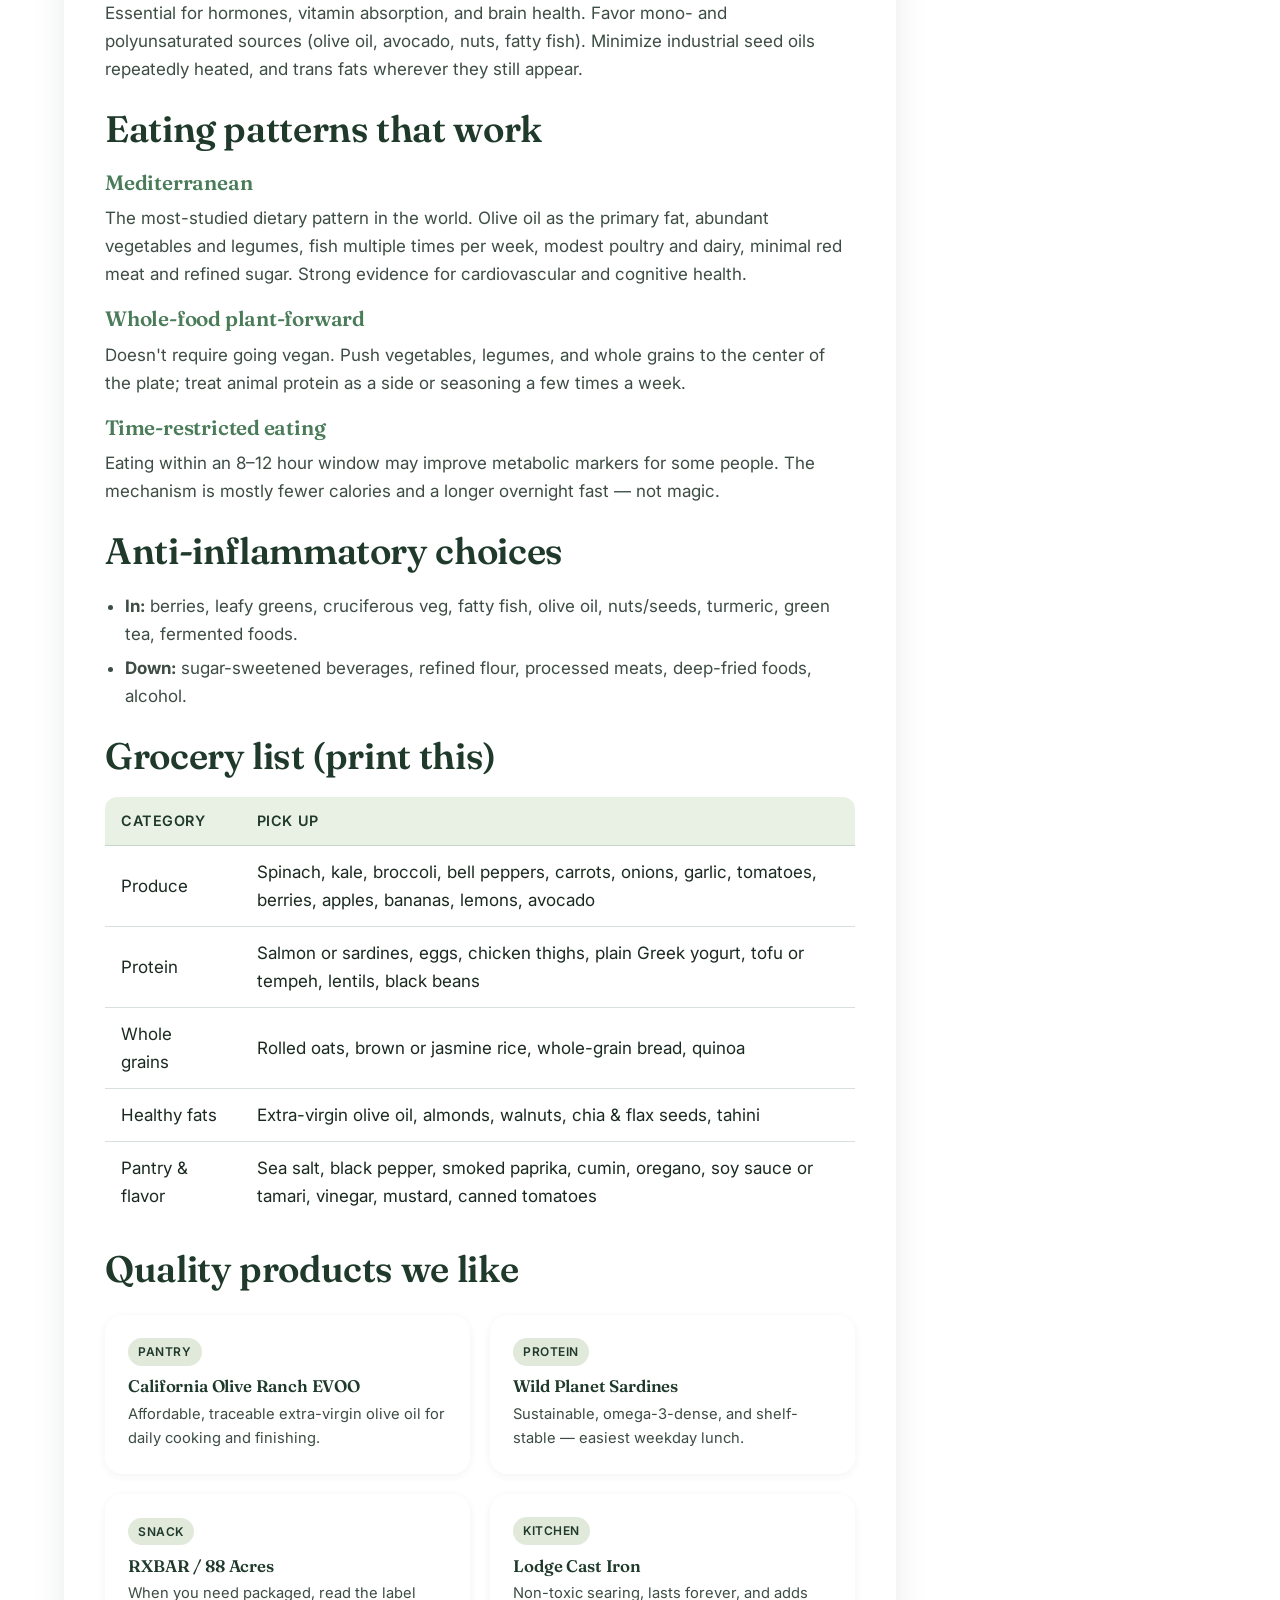
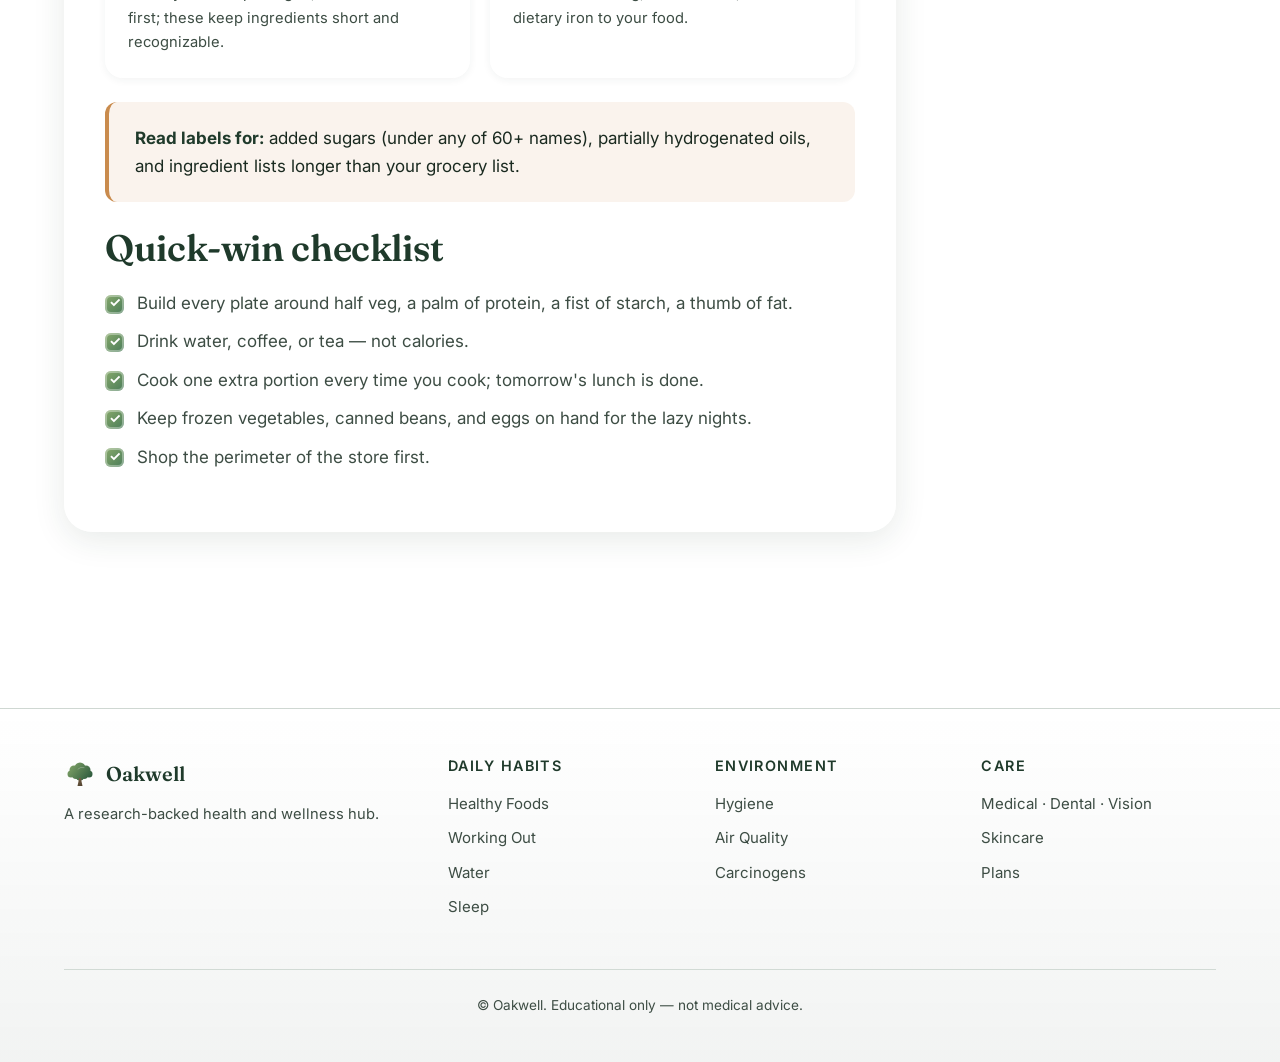
<file: foods.html>
<!doctype html>
<html lang="en">
<head>
<meta charset="utf-8" />
<meta name="viewport" content="width=device-width,initial-scale=1" />
<title>Healthy Foods — Whole-Food Eating, Macros &amp; Grocery Guide | Oakwell</title>
<meta name="description" content="A practical guide to healthy eating: whole foods vs ultra-processed, macronutrients explained, anti-inflammatory diets, the Mediterranean pattern, and a full grocery shopping checklist." />
<meta name="keywords" content="healthy foods, whole foods, macros, mediterranean diet, anti-inflammatory diet, grocery list, meal planning, healthy eating" />
<meta name="robots" content="index, follow" />
<link rel="canonical" href="https://example.com/foods.html" />
<meta property="og:type" content="article" />
<meta property="og:title" content="Healthy Foods — Whole-Food Eating &amp; Grocery Guide" />
<meta property="og:description" content="Whole foods, macros, anti-inflammatory eating, and what to put in your cart." />
<meta property="og:image" content="assets/images/oak-logo.svg" />
<link rel="icon" type="image/svg+xml" href="assets/images/oak-logo.svg" />
<link rel="preconnect" href="https://fonts.googleapis.com">
<link rel="preconnect" href="https://fonts.gstatic.com" crossorigin>
<link href="https://fonts.googleapis.com/css2?family=Fraunces:opsz,wght@9..144,500;9..144,600&family=Inter:wght@400;500;600;700&display=swap" rel="stylesheet">
<link rel="stylesheet" href="assets/css/style.css" />
<script type="application/ld+json">
{ "@context":"https://schema.org","@type":"Article","headline":"Healthy Foods — Whole-Food Eating Guide","description":"Whole foods, macros, anti-inflammatory eating, and a grocery shopping list.","author":{"@type":"Organization","name":"Oakwell"},"image":"https://example.com/assets/images/oak-logo.svg" }
</script>
</head>
<body>

<header class="nav">
  <div class="nav-inner">
    <a class="brand" href="index.html"><img src="assets/images/oak-logo.svg" alt="" width="34" height="34"><span>Oakwell</span></a>
    <button class="nav-toggle" aria-label="Open menu" aria-expanded="false">☰</button>
    <nav><ul class="nav-links">
      <li><a href="foods.html">Foods</a></li><li><a href="workout.html">Workout</a></li><li><a href="stretches.html">Stretches</a></li><li><a href="water.html">Water</a></li>
      <li><a href="sleep.html">Sleep</a></li><li><a href="hygiene.html">Hygiene</a></li><li><a href="air-quality.html">Air</a></li>
      <li><a href="carcinogens.html">Carcinogens</a></li><li><a href="medical.html">Medical</a></li><li><a href="skincare.html">Skin</a></li>
      <li><a href="plans.html">Plans</a></li>
    </ul></nav>
    </div>
</header>

<main>

<section class="page-head">
  <div class="container reveal">
    <span class="eyebrow">Pillar 01 · Nutrition</span>
    <h1>Healthy foods, simply.</h1>
    <p class="lede">Forget fad diets. The most powerful nutrition principle is the oldest one: eat mostly whole foods, mostly plants, in roughly the right amounts. This guide covers the science, the patterns that work, and a grocery list you can take to the store.</p>
  </div>
</section>

<section>
  <div class="container content">
    <article class="glass reveal">

      <h2 id="why">Why food is the foundation</h2>
      <p>Diet is the single biggest modifiable risk factor for chronic disease. Cardiovascular disease, type 2 diabetes, many cancers, dementia, and metabolic syndrome share a root cause: long-term patterns of inflammation, insulin resistance, and oxidative stress — all heavily shaped by what you eat.</p>
      <div class="stats">
        <div class="stat glass-soft"><span class="num">60%+</span><span class="label">of US calories come from ultra-processed food</span></div>
        <div class="stat glass-soft"><span class="num">~5</span><span class="label">servings of fruit &amp; veg per day, minimum</span></div>
        <div class="stat glass-soft"><span class="num">25–35g</span><span class="label">fiber per day, most adults get half</span></div>
      </div>

      <h2 id="whole">Whole foods vs ultra-processed</h2>
      <p>"Whole food" means food close to its natural form — an apple, a salmon fillet, oats, lentils, broccoli. "Ultra-processed" means industrially formulated products with ingredients you wouldn't find in a home kitchen: emulsifiers, isolates, refined oils, color additives. The line isn't about morality — it's about nutrient density and satiety. Whole foods deliver more fiber, micronutrients, and protein per calorie, and they fill you up.</p>
      <div class="callout"><strong>Rule of thumb:</strong> if your great-grandmother wouldn't recognize it as food, treat it as a sometimes food.</div>

      <h2 id="macros">Macronutrients in plain English</h2>
      <h3>Protein</h3>
      <p>Builds and maintains muscle, supports immune function, and is the most satiating macronutrient. Aim for roughly <strong>0.7–1.0 g per pound of bodyweight</strong> if you train, slightly less if you don't. Spread it across 3–4 meals.</p>
      <h3>Carbohydrates</h3>
      <p>Your body's preferred energy source — especially for high-intensity training and brain work. Choose whole-grain, fiber-rich, and minimally processed carbs (oats, rice, potatoes, beans, fruit). Limit liquid sugar entirely.</p>
      <h3>Fats</h3>
      <p>Essential for hormones, vitamin absorption, and brain health. Favor mono- and polyunsaturated sources (olive oil, avocado, nuts, fatty fish). Minimize industrial seed oils repeatedly heated, and trans fats wherever they still appear.</p>

      <h2 id="patterns">Eating patterns that work</h2>
      <h3>Mediterranean</h3>
      <p>The most-studied dietary pattern in the world. Olive oil as the primary fat, abundant vegetables and legumes, fish multiple times per week, modest poultry and dairy, minimal red meat and refined sugar. Strong evidence for cardiovascular and cognitive health.</p>
      <h3>Whole-food plant-forward</h3>
      <p>Doesn't require going vegan. Push vegetables, legumes, and whole grains to the center of the plate; treat animal protein as a side or seasoning a few times a week.</p>
      <h3>Time-restricted eating</h3>
      <p>Eating within an 8–12 hour window may improve metabolic markers for some people. The mechanism is mostly fewer calories and a longer overnight fast — not magic.</p>

      <h2 id="anti">Anti-inflammatory choices</h2>
      <ul>
        <li><strong>In:</strong> berries, leafy greens, cruciferous veg, fatty fish, olive oil, nuts/seeds, turmeric, green tea, fermented foods.</li>
        <li><strong>Down:</strong> sugar-sweetened beverages, refined flour, processed meats, deep-fried foods, alcohol.</li>
      </ul>

      <h2 id="grocery">Grocery list (print this)</h2>
      <table>
        <thead><tr><th>Category</th><th>Pick up</th></tr></thead>
        <tbody>
          <tr><td>Produce</td><td>Spinach, kale, broccoli, bell peppers, carrots, onions, garlic, tomatoes, berries, apples, bananas, lemons, avocado</td></tr>
          <tr><td>Protein</td><td>Salmon or sardines, eggs, chicken thighs, plain Greek yogurt, tofu or tempeh, lentils, black beans</td></tr>
          <tr><td>Whole grains</td><td>Rolled oats, brown or jasmine rice, whole-grain bread, quinoa</td></tr>
          <tr><td>Healthy fats</td><td>Extra-virgin olive oil, almonds, walnuts, chia &amp; flax seeds, tahini</td></tr>
          <tr><td>Pantry &amp; flavor</td><td>Sea salt, black pepper, smoked paprika, cumin, oregano, soy sauce or tamari, vinegar, mustard, canned tomatoes</td></tr>
        </tbody>
      </table>

      <h2 id="products">Quality products we like</h2>
      <div class="products">
        <div class="product glass-soft"><span class="tag">Pantry</span><h4>California Olive Ranch EVOO</h4><p>Affordable, traceable extra-virgin olive oil for daily cooking and finishing.</p></div>
        <div class="product glass-soft"><span class="tag">Protein</span><h4>Wild Planet Sardines</h4><p>Sustainable, omega-3-dense, and shelf-stable — easiest weekday lunch.</p></div>
        <div class="product glass-soft"><span class="tag">Snack</span><h4>RXBAR / 88 Acres</h4><p>When you need packaged, read the label first; these keep ingredients short and recognizable.</p></div>
        <div class="product glass-soft"><span class="tag">Kitchen</span><h4>Lodge Cast Iron</h4><p>Non-toxic searing, lasts forever, and adds dietary iron to your food.</p></div>
      </div>

      <div class="callout warn"><strong>Read labels for:</strong> added sugars (under any of 60+ names), partially hydrogenated oils, and ingredient lists longer than your grocery list.</div>

      <h2 id="checklist">Quick-win checklist</h2>
      <ul class="checklist">
        <li>Build every plate around half veg, a palm of protein, a fist of starch, a thumb of fat.</li>
        <li>Drink water, coffee, or tea — not calories.</li>
        <li>Cook one extra portion every time you cook; tomorrow's lunch is done.</li>
        <li>Keep frozen vegetables, canned beans, and eggs on hand for the lazy nights.</li>
        <li>Shop the perimeter of the store first.</li>
      </ul>

    </article>

    <aside class="toc glass-soft">
      <h4>On this page</h4>
      <ul>
        <li><a href="#why">Why food matters</a></li>
        <li><a href="#whole">Whole vs ultra-processed</a></li>
        <li><a href="#macros">Macros explained</a></li>
        <li><a href="#patterns">Eating patterns</a></li>
        <li><a href="#anti">Anti-inflammatory</a></li>
        <li><a href="#grocery">Grocery list</a></li>
        <li><a href="#products">Products</a></li>
        <li><a href="#checklist">Checklist</a></li>
      </ul>
    </aside>
  </div>
</section>

</main>

<footer>
  <div class="container">
    <div class="footer-grid">
      <div><div class="brand" style="margin-bottom:.75rem;"><img src="assets/images/oak-logo.svg" alt="" width="32" height="32"><span>Oakwell</span></div><p style="font-size:.92rem;">A research-backed health and wellness hub.</p></div>
      <div><h4>Daily Habits</h4><ul><li><a href="foods.html">Healthy Foods</a></li><li><a href="workout.html">Working Out</a></li><li><a href="water.html">Water</a></li><li><a href="sleep.html">Sleep</a></li></ul></div>
      <div><h4>Environment</h4><ul><li><a href="hygiene.html">Hygiene</a></li><li><a href="air-quality.html">Air Quality</a></li><li><a href="carcinogens.html">Carcinogens</a></li></ul></div>
      <div><h4>Care</h4><ul><li><a href="medical.html">Medical · Dental · Vision</a></li><li><a href="skincare.html">Skincare</a></li><li><a href="plans.html">Plans</a></li></ul></div>
    </div>
    <div class="footer-bottom"><p>© Oakwell. Educational only — not medical advice.</p></div>
  </div>
</footer>
<script src="assets/js/main.js"></script>
</body>
</html>
</file>
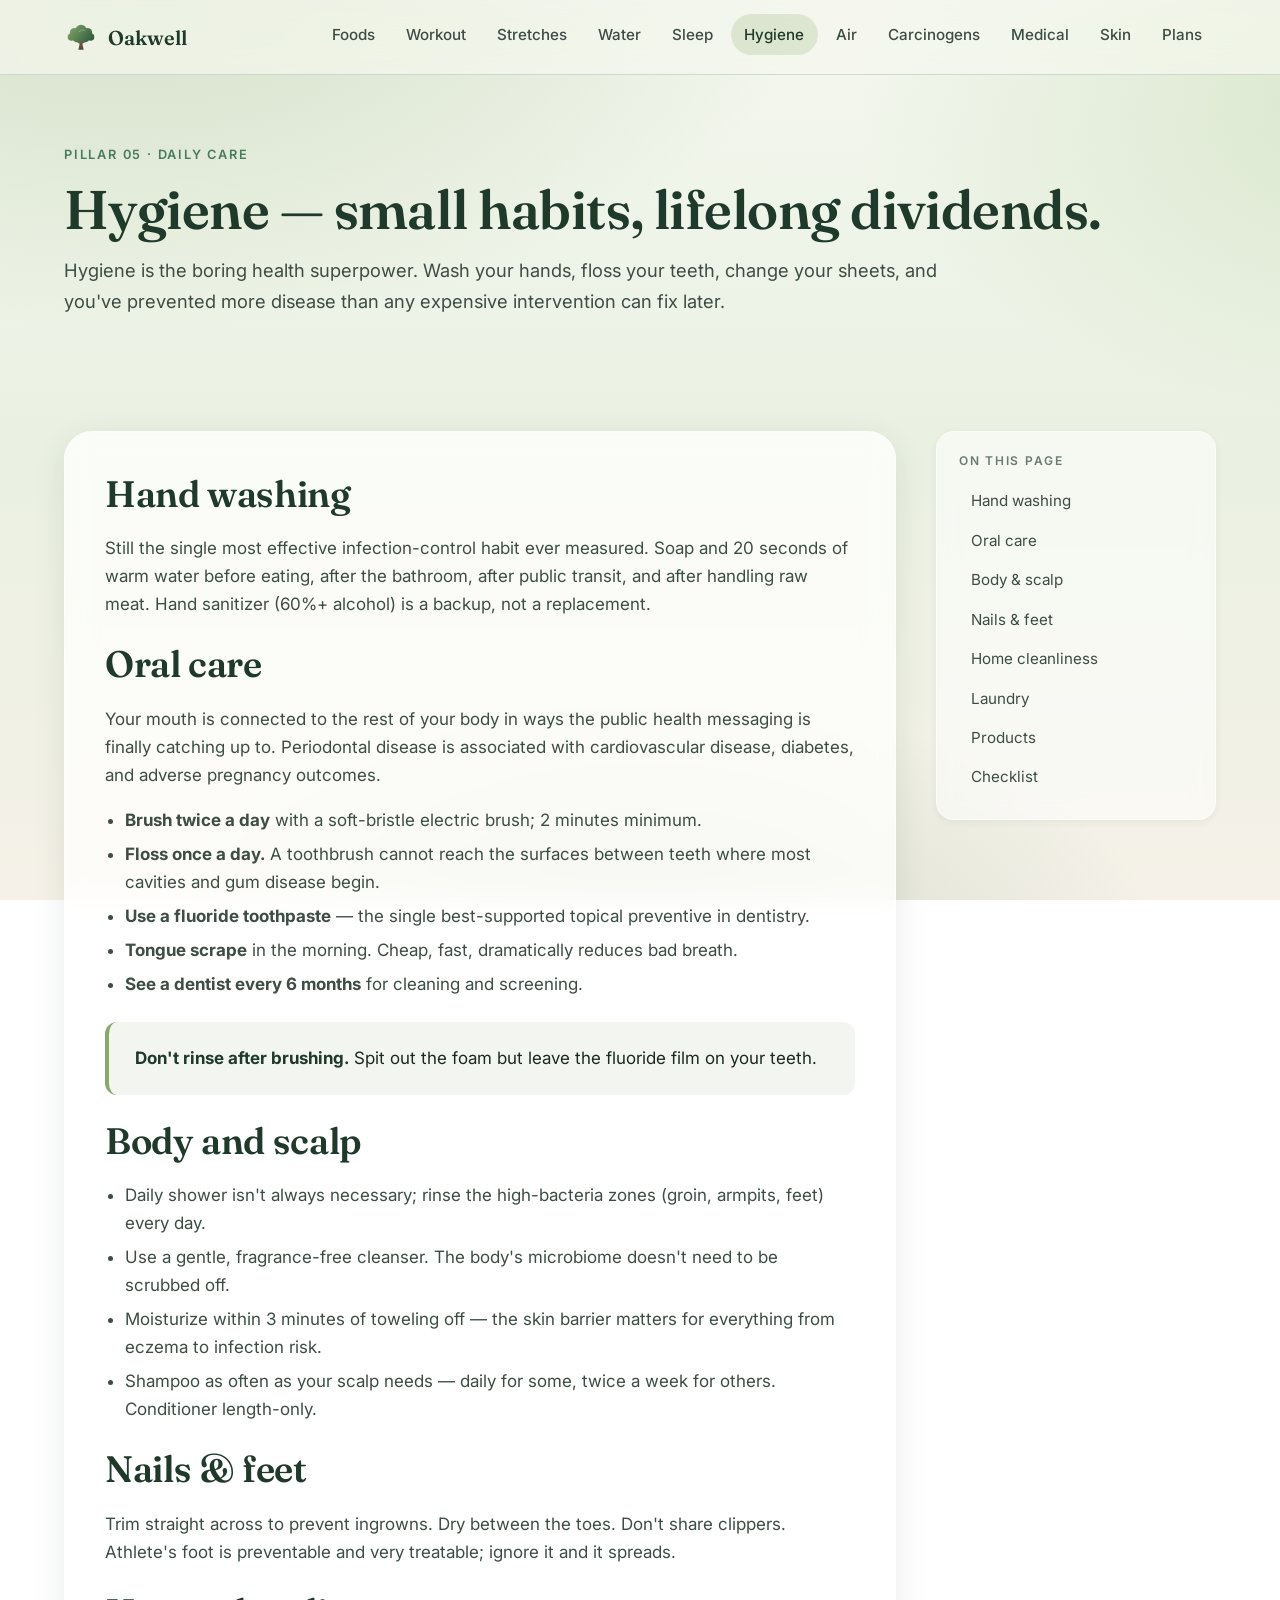
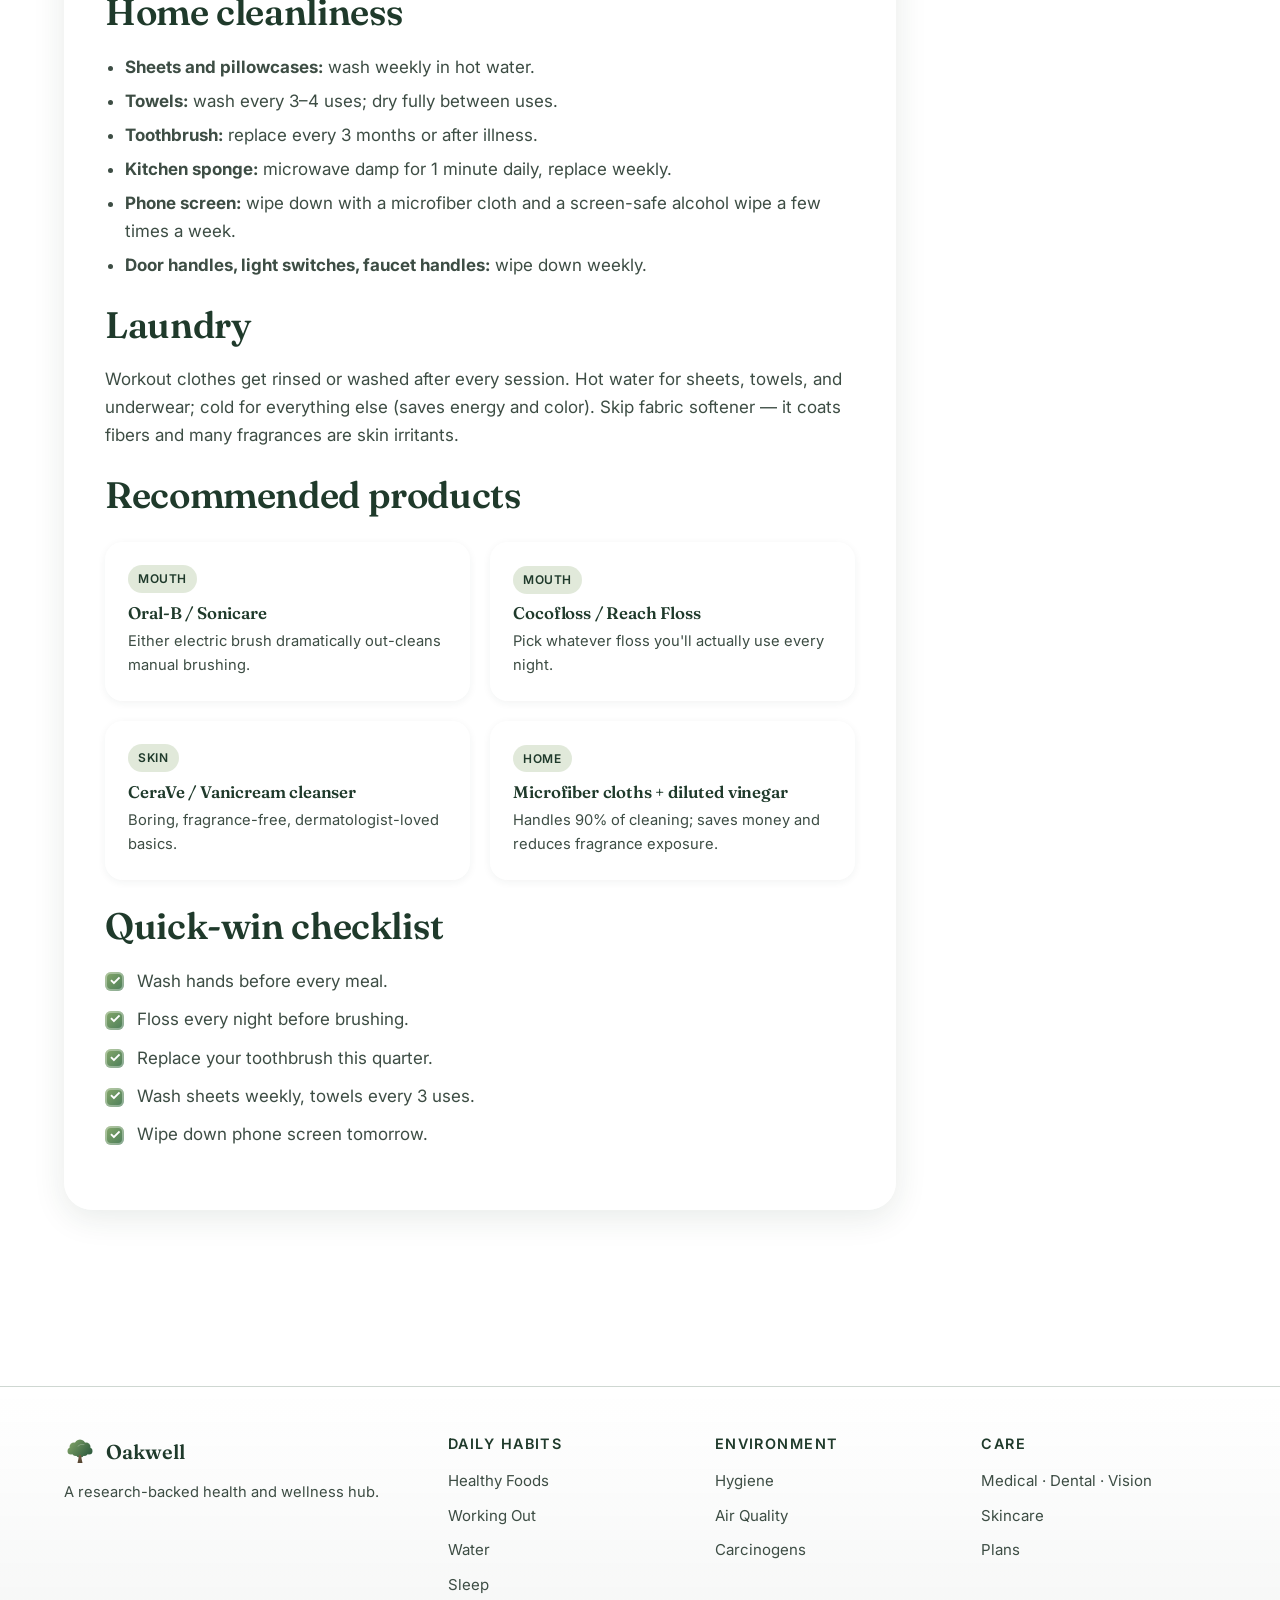
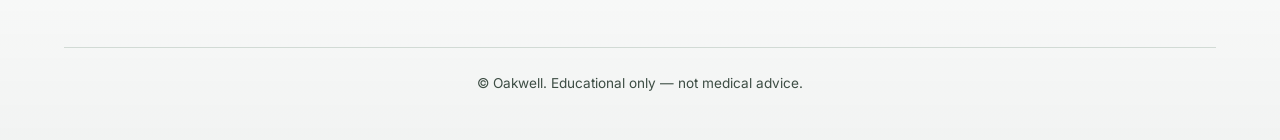
<file: hygiene.html>
<!doctype html>
<html lang="en">
<head>
<meta charset="utf-8" />
<meta name="viewport" content="width=device-width,initial-scale=1" />
<title>Hygiene — Skin, Mouth, Hands, Home | Oakwell</title>
<meta name="description" content="A complete hygiene guide: hand washing, oral care, body and scalp care, nail care, and home cleanliness — small daily habits with outsized health returns." />
<meta name="keywords" content="hygiene, hand washing, oral hygiene, flossing, body care, home cleanliness, healthy habits" />
<link rel="canonical" href="https://example.com/hygiene.html" />
<link rel="icon" type="image/svg+xml" href="assets/images/oak-logo.svg" />
<link rel="preconnect" href="https://fonts.googleapis.com">
<link rel="preconnect" href="https://fonts.gstatic.com" crossorigin>
<link href="https://fonts.googleapis.com/css2?family=Fraunces:opsz,wght@9..144,500;9..144,600&family=Inter:wght@400;500;600;700&display=swap" rel="stylesheet">
<link rel="stylesheet" href="assets/css/style.css" />
</head>
<body>

<header class="nav"><div class="nav-inner">
  <a class="brand" href="index.html"><img src="assets/images/oak-logo.svg" alt="" width="34" height="34"><span>Oakwell</span></a>
  <button class="nav-toggle" aria-label="Open menu" aria-expanded="false">☰</button>
    <nav><ul class="nav-links">
      <li><a href="foods.html">Foods</a></li><li><a href="workout.html">Workout</a></li><li><a href="stretches.html">Stretches</a></li><li><a href="water.html">Water</a></li>
      <li><a href="sleep.html">Sleep</a></li><li><a href="hygiene.html">Hygiene</a></li><li><a href="air-quality.html">Air</a></li>
      <li><a href="carcinogens.html">Carcinogens</a></li><li><a href="medical.html">Medical</a></li><li><a href="skincare.html">Skin</a></li>
      <li><a href="plans.html">Plans</a></li>
    </ul></nav>
</div></header>

<main>

<section class="page-head"><div class="container reveal">
  <span class="eyebrow">Pillar 05 · Daily Care</span>
  <h1>Hygiene — small habits, lifelong dividends.</h1>
  <p class="lede">Hygiene is the boring health superpower. Wash your hands, floss your teeth, change your sheets, and you've prevented more disease than any expensive intervention can fix later.</p>
</div></section>

<section><div class="container content">
  <article class="glass reveal">
    <h2 id="hands">Hand washing</h2>
    <p>Still the single most effective infection-control habit ever measured. Soap and 20 seconds of warm water before eating, after the bathroom, after public transit, and after handling raw meat. Hand sanitizer (60%+ alcohol) is a backup, not a replacement.</p>

    <h2 id="oral">Oral care</h2>
    <p>Your mouth is connected to the rest of your body in ways the public health messaging is finally catching up to. Periodontal disease is associated with cardiovascular disease, diabetes, and adverse pregnancy outcomes.</p>
    <ul>
      <li><strong>Brush twice a day</strong> with a soft-bristle electric brush; 2 minutes minimum.</li>
      <li><strong>Floss once a day.</strong> A toothbrush cannot reach the surfaces between teeth where most cavities and gum disease begin.</li>
      <li><strong>Use a fluoride toothpaste</strong> — the single best-supported topical preventive in dentistry.</li>
      <li><strong>Tongue scrape</strong> in the morning. Cheap, fast, dramatically reduces bad breath.</li>
      <li><strong>See a dentist every 6 months</strong> for cleaning and screening.</li>
    </ul>
    <div class="callout"><strong>Don't rinse after brushing.</strong> Spit out the foam but leave the fluoride film on your teeth.</div>

    <h2 id="body">Body and scalp</h2>
    <ul>
      <li>Daily shower isn't always necessary; rinse the high-bacteria zones (groin, armpits, feet) every day.</li>
      <li>Use a gentle, fragrance-free cleanser. The body's microbiome doesn't need to be scrubbed off.</li>
      <li>Moisturize within 3 minutes of toweling off — the skin barrier matters for everything from eczema to infection risk.</li>
      <li>Shampoo as often as your scalp needs — daily for some, twice a week for others. Conditioner length-only.</li>
    </ul>

    <h2 id="nails">Nails &amp; feet</h2>
    <p>Trim straight across to prevent ingrowns. Dry between the toes. Don't share clippers. Athlete's foot is preventable and very treatable; ignore it and it spreads.</p>

    <h2 id="home">Home cleanliness</h2>
    <ul>
      <li><strong>Sheets and pillowcases:</strong> wash weekly in hot water.</li>
      <li><strong>Towels:</strong> wash every 3–4 uses; dry fully between uses.</li>
      <li><strong>Toothbrush:</strong> replace every 3 months or after illness.</li>
      <li><strong>Kitchen sponge:</strong> microwave damp for 1 minute daily, replace weekly.</li>
      <li><strong>Phone screen:</strong> wipe down with a microfiber cloth and a screen-safe alcohol wipe a few times a week.</li>
      <li><strong>Door handles, light switches, faucet handles:</strong> wipe down weekly.</li>
    </ul>

    <h2 id="laundry">Laundry</h2>
    <p>Workout clothes get rinsed or washed after every session. Hot water for sheets, towels, and underwear; cold for everything else (saves energy and color). Skip fabric softener — it coats fibers and many fragrances are skin irritants.</p>

    <h2 id="products">Recommended products</h2>
    <div class="products">
      <div class="product glass-soft"><span class="tag">Mouth</span><h4>Oral-B / Sonicare</h4><p>Either electric brush dramatically out-cleans manual brushing.</p></div>
      <div class="product glass-soft"><span class="tag">Mouth</span><h4>Cocofloss / Reach Floss</h4><p>Pick whatever floss you'll actually use every night.</p></div>
      <div class="product glass-soft"><span class="tag">Skin</span><h4>CeraVe / Vanicream cleanser</h4><p>Boring, fragrance-free, dermatologist-loved basics.</p></div>
      <div class="product glass-soft"><span class="tag">Home</span><h4>Microfiber cloths + diluted vinegar</h4><p>Handles 90% of cleaning; saves money and reduces fragrance exposure.</p></div>
    </div>

    <h2 id="checklist">Quick-win checklist</h2>
    <ul class="checklist">
      <li>Wash hands before every meal.</li>
      <li>Floss every night before brushing.</li>
      <li>Replace your toothbrush this quarter.</li>
      <li>Wash sheets weekly, towels every 3 uses.</li>
      <li>Wipe down phone screen tomorrow.</li>
    </ul>
  </article>

  <aside class="toc glass-soft">
    <h4>On this page</h4>
    <ul>
      <li><a href="#hands">Hand washing</a></li>
      <li><a href="#oral">Oral care</a></li>
      <li><a href="#body">Body &amp; scalp</a></li>
      <li><a href="#nails">Nails &amp; feet</a></li>
      <li><a href="#home">Home cleanliness</a></li>
      <li><a href="#laundry">Laundry</a></li>
      <li><a href="#products">Products</a></li>
      <li><a href="#checklist">Checklist</a></li>
    </ul>
  </aside>
</div></section>

</main>

<footer><div class="container">
  <div class="footer-grid">
    <div><div class="brand" style="margin-bottom:.75rem;"><img src="assets/images/oak-logo.svg" alt="" width="32" height="32"><span>Oakwell</span></div><p style="font-size:.92rem;">A research-backed health and wellness hub.</p></div>
    <div><h4>Daily Habits</h4><ul><li><a href="foods.html">Healthy Foods</a></li><li><a href="workout.html">Working Out</a></li><li><a href="water.html">Water</a></li><li><a href="sleep.html">Sleep</a></li></ul></div>
    <div><h4>Environment</h4><ul><li><a href="hygiene.html">Hygiene</a></li><li><a href="air-quality.html">Air Quality</a></li><li><a href="carcinogens.html">Carcinogens</a></li></ul></div>
    <div><h4>Care</h4><ul><li><a href="medical.html">Medical · Dental · Vision</a></li><li><a href="skincare.html">Skincare</a></li><li><a href="plans.html">Plans</a></li></ul></div>
  </div>
  <div class="footer-bottom"><p>© Oakwell. Educational only — not medical advice.</p></div>
</div></footer>
<script src="assets/js/main.js"></script>
</body>
</html>
</file>
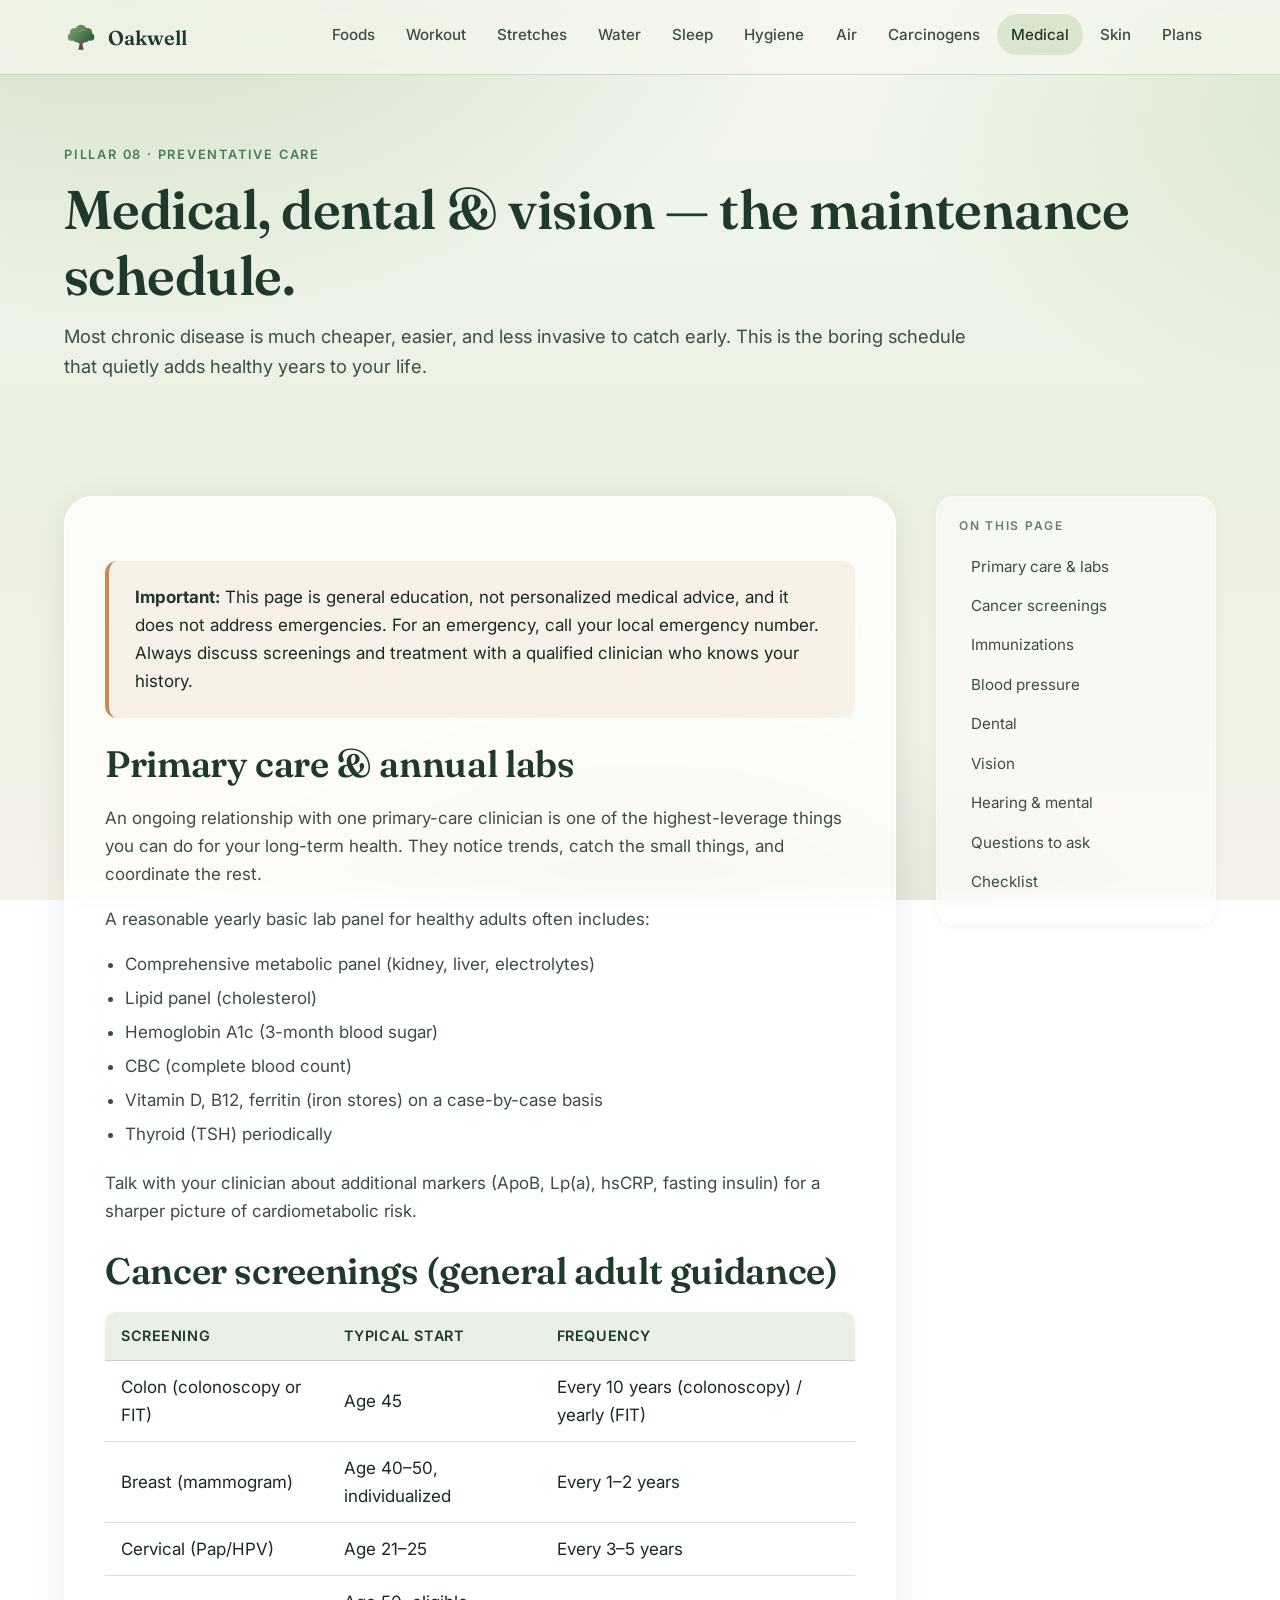
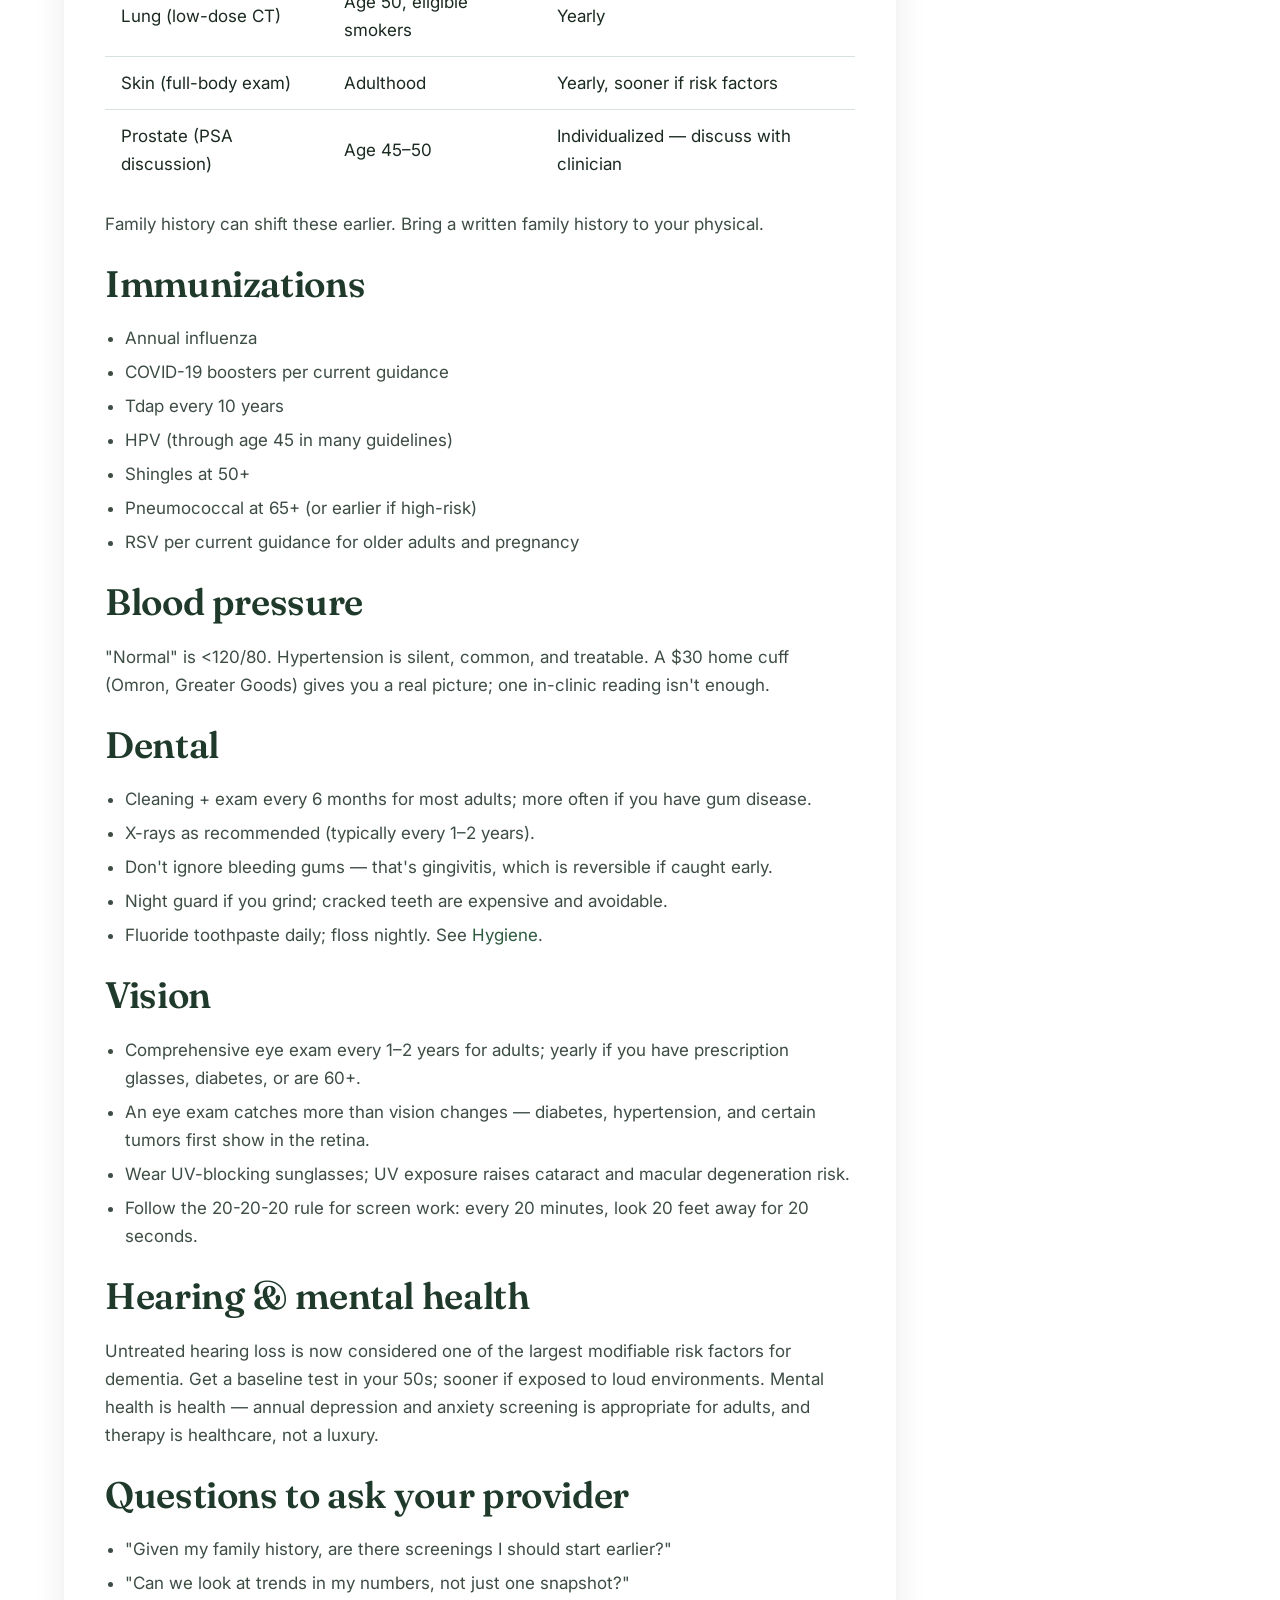
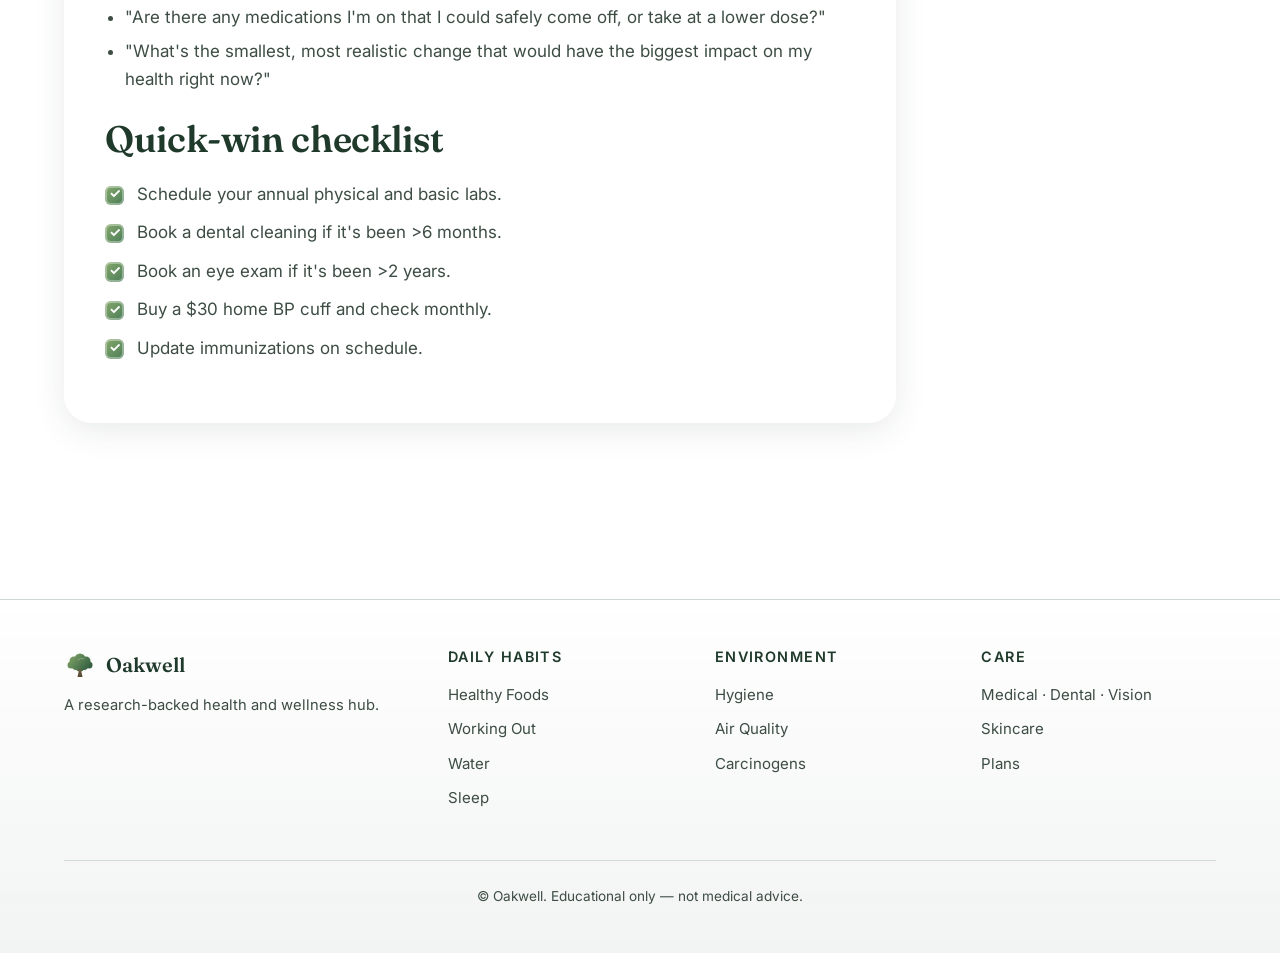
<file: medical.html>
<!doctype html>
<html lang="en">
<head>
<meta charset="utf-8" />
<meta name="viewport" content="width=device-width,initial-scale=1" />
<title>Medical, Dental &amp; Vision — Preventative Care &amp; Screenings | Oakwell</title>
<meta name="description" content="A preventative-care guide: which checkups, screenings, and labs you actually need by age, plus dental and vision basics, immunizations, and the questions to ask your provider." />
<meta name="keywords" content="preventative care, annual physical, blood work, cancer screening, dental checkup, eye exam, immunizations, mental health, womens health, mens health" />
<link rel="canonical" href="https://example.com/medical.html" />
<link rel="icon" type="image/svg+xml" href="assets/images/oak-logo.svg" />
<link rel="preconnect" href="https://fonts.googleapis.com">
<link rel="preconnect" href="https://fonts.gstatic.com" crossorigin>
<link href="https://fonts.googleapis.com/css2?family=Fraunces:opsz,wght@9..144,500;9..144,600&family=Inter:wght@400;500;600;700&display=swap" rel="stylesheet">
<link rel="stylesheet" href="assets/css/style.css" />
</head>
<body>

<header class="nav"><div class="nav-inner">
  <a class="brand" href="index.html"><img src="assets/images/oak-logo.svg" alt="" width="34" height="34"><span>Oakwell</span></a>
  <button class="nav-toggle" aria-label="Open menu" aria-expanded="false">☰</button>
    <nav><ul class="nav-links">
      <li><a href="foods.html">Foods</a></li><li><a href="workout.html">Workout</a></li><li><a href="stretches.html">Stretches</a></li><li><a href="water.html">Water</a></li>
      <li><a href="sleep.html">Sleep</a></li><li><a href="hygiene.html">Hygiene</a></li><li><a href="air-quality.html">Air</a></li>
      <li><a href="carcinogens.html">Carcinogens</a></li><li><a href="medical.html">Medical</a></li><li><a href="skincare.html">Skin</a></li>
      <li><a href="plans.html">Plans</a></li>
    </ul></nav>
</div></header>

<main>

<section class="page-head"><div class="container reveal">
  <span class="eyebrow">Pillar 08 · Preventative Care</span>
  <h1>Medical, dental &amp; vision — the maintenance schedule.</h1>
  <p class="lede">Most chronic disease is much cheaper, easier, and less invasive to catch early. This is the boring schedule that quietly adds healthy years to your life.</p>
</div></section>

<section><div class="container content">
  <article class="glass reveal">

    <div class="callout warn"><strong>Important:</strong> This page is general education, not personalized medical advice, and it does not address emergencies. For an emergency, call your local emergency number. Always discuss screenings and treatment with a qualified clinician who knows your history.</div>

    <h2 id="primary">Primary care &amp; annual labs</h2>
    <p>An ongoing relationship with one primary-care clinician is one of the highest-leverage things you can do for your long-term health. They notice trends, catch the small things, and coordinate the rest.</p>
    <p>A reasonable yearly basic lab panel for healthy adults often includes:</p>
    <ul>
      <li>Comprehensive metabolic panel (kidney, liver, electrolytes)</li>
      <li>Lipid panel (cholesterol)</li>
      <li>Hemoglobin A1c (3-month blood sugar)</li>
      <li>CBC (complete blood count)</li>
      <li>Vitamin D, B12, ferritin (iron stores) on a case-by-case basis</li>
      <li>Thyroid (TSH) periodically</li>
    </ul>
    <p>Talk with your clinician about additional markers (ApoB, Lp(a), hsCRP, fasting insulin) for a sharper picture of cardiometabolic risk.</p>

    <h2 id="screenings">Cancer screenings (general adult guidance)</h2>
    <table>
      <thead><tr><th>Screening</th><th>Typical start</th><th>Frequency</th></tr></thead>
      <tbody>
        <tr><td>Colon (colonoscopy or FIT)</td><td>Age 45</td><td>Every 10 years (colonoscopy) / yearly (FIT)</td></tr>
        <tr><td>Breast (mammogram)</td><td>Age 40–50, individualized</td><td>Every 1–2 years</td></tr>
        <tr><td>Cervical (Pap/HPV)</td><td>Age 21–25</td><td>Every 3–5 years</td></tr>
        <tr><td>Lung (low-dose CT)</td><td>Age 50, eligible smokers</td><td>Yearly</td></tr>
        <tr><td>Skin (full-body exam)</td><td>Adulthood</td><td>Yearly, sooner if risk factors</td></tr>
        <tr><td>Prostate (PSA discussion)</td><td>Age 45–50</td><td>Individualized — discuss with clinician</td></tr>
      </tbody>
    </table>
    <p>Family history can shift these earlier. Bring a written family history to your physical.</p>

    <h2 id="immune">Immunizations</h2>
    <ul>
      <li>Annual influenza</li>
      <li>COVID-19 boosters per current guidance</li>
      <li>Tdap every 10 years</li>
      <li>HPV (through age 45 in many guidelines)</li>
      <li>Shingles at 50+</li>
      <li>Pneumococcal at 65+ (or earlier if high-risk)</li>
      <li>RSV per current guidance for older adults and pregnancy</li>
    </ul>

    <h2 id="bp">Blood pressure</h2>
    <p>"Normal" is &lt;120/80. Hypertension is silent, common, and treatable. A $30 home cuff (Omron, Greater Goods) gives you a real picture; one in-clinic reading isn't enough.</p>

    <h2 id="dental">Dental</h2>
    <ul>
      <li>Cleaning + exam every 6 months for most adults; more often if you have gum disease.</li>
      <li>X-rays as recommended (typically every 1–2 years).</li>
      <li>Don't ignore bleeding gums — that's gingivitis, which is reversible if caught early.</li>
      <li>Night guard if you grind; cracked teeth are expensive and avoidable.</li>
      <li>Fluoride toothpaste daily; floss nightly. See <a href="hygiene.html">Hygiene</a>.</li>
    </ul>

    <h2 id="vision">Vision</h2>
    <ul>
      <li>Comprehensive eye exam every 1–2 years for adults; yearly if you have prescription glasses, diabetes, or are 60+.</li>
      <li>An eye exam catches more than vision changes — diabetes, hypertension, and certain tumors first show in the retina.</li>
      <li>Wear UV-blocking sunglasses; UV exposure raises cataract and macular degeneration risk.</li>
      <li>Follow the 20-20-20 rule for screen work: every 20 minutes, look 20 feet away for 20 seconds.</li>
    </ul>

    <h2 id="hearing">Hearing &amp; mental health</h2>
    <p>Untreated hearing loss is now considered one of the largest modifiable risk factors for dementia. Get a baseline test in your 50s; sooner if exposed to loud environments. Mental health is health — annual depression and anxiety screening is appropriate for adults, and therapy is healthcare, not a luxury.</p>

    <h2 id="ask">Questions to ask your provider</h2>
    <ul>
      <li>"Given my family history, are there screenings I should start earlier?"</li>
      <li>"Can we look at trends in my numbers, not just one snapshot?"</li>
      <li>"Are there any medications I'm on that I could safely come off, or take at a lower dose?"</li>
      <li>"What's the smallest, most realistic change that would have the biggest impact on my health right now?"</li>
    </ul>

    <h2 id="checklist">Quick-win checklist</h2>
    <ul class="checklist">
      <li>Schedule your annual physical and basic labs.</li>
      <li>Book a dental cleaning if it's been &gt;6 months.</li>
      <li>Book an eye exam if it's been &gt;2 years.</li>
      <li>Buy a $30 home BP cuff and check monthly.</li>
      <li>Update immunizations on schedule.</li>
    </ul>
  </article>

  <aside class="toc glass-soft">
    <h4>On this page</h4>
    <ul>
      <li><a href="#primary">Primary care &amp; labs</a></li>
      <li><a href="#screenings">Cancer screenings</a></li>
      <li><a href="#immune">Immunizations</a></li>
      <li><a href="#bp">Blood pressure</a></li>
      <li><a href="#dental">Dental</a></li>
      <li><a href="#vision">Vision</a></li>
      <li><a href="#hearing">Hearing &amp; mental</a></li>
      <li><a href="#ask">Questions to ask</a></li>
      <li><a href="#checklist">Checklist</a></li>
    </ul>
  </aside>
</div></section>

</main>

<footer><div class="container">
  <div class="footer-grid">
    <div><div class="brand" style="margin-bottom:.75rem;"><img src="assets/images/oak-logo.svg" alt="" width="32" height="32"><span>Oakwell</span></div><p style="font-size:.92rem;">A research-backed health and wellness hub.</p></div>
    <div><h4>Daily Habits</h4><ul><li><a href="foods.html">Healthy Foods</a></li><li><a href="workout.html">Working Out</a></li><li><a href="water.html">Water</a></li><li><a href="sleep.html">Sleep</a></li></ul></div>
    <div><h4>Environment</h4><ul><li><a href="hygiene.html">Hygiene</a></li><li><a href="air-quality.html">Air Quality</a></li><li><a href="carcinogens.html">Carcinogens</a></li></ul></div>
    <div><h4>Care</h4><ul><li><a href="medical.html">Medical · Dental · Vision</a></li><li><a href="skincare.html">Skincare</a></li><li><a href="plans.html">Plans</a></li></ul></div>
  </div>
  <div class="footer-bottom"><p>© Oakwell. Educational only — not medical advice.</p></div>
</div></footer>
<script src="assets/js/main.js"></script>
</body>
</html>
</file>
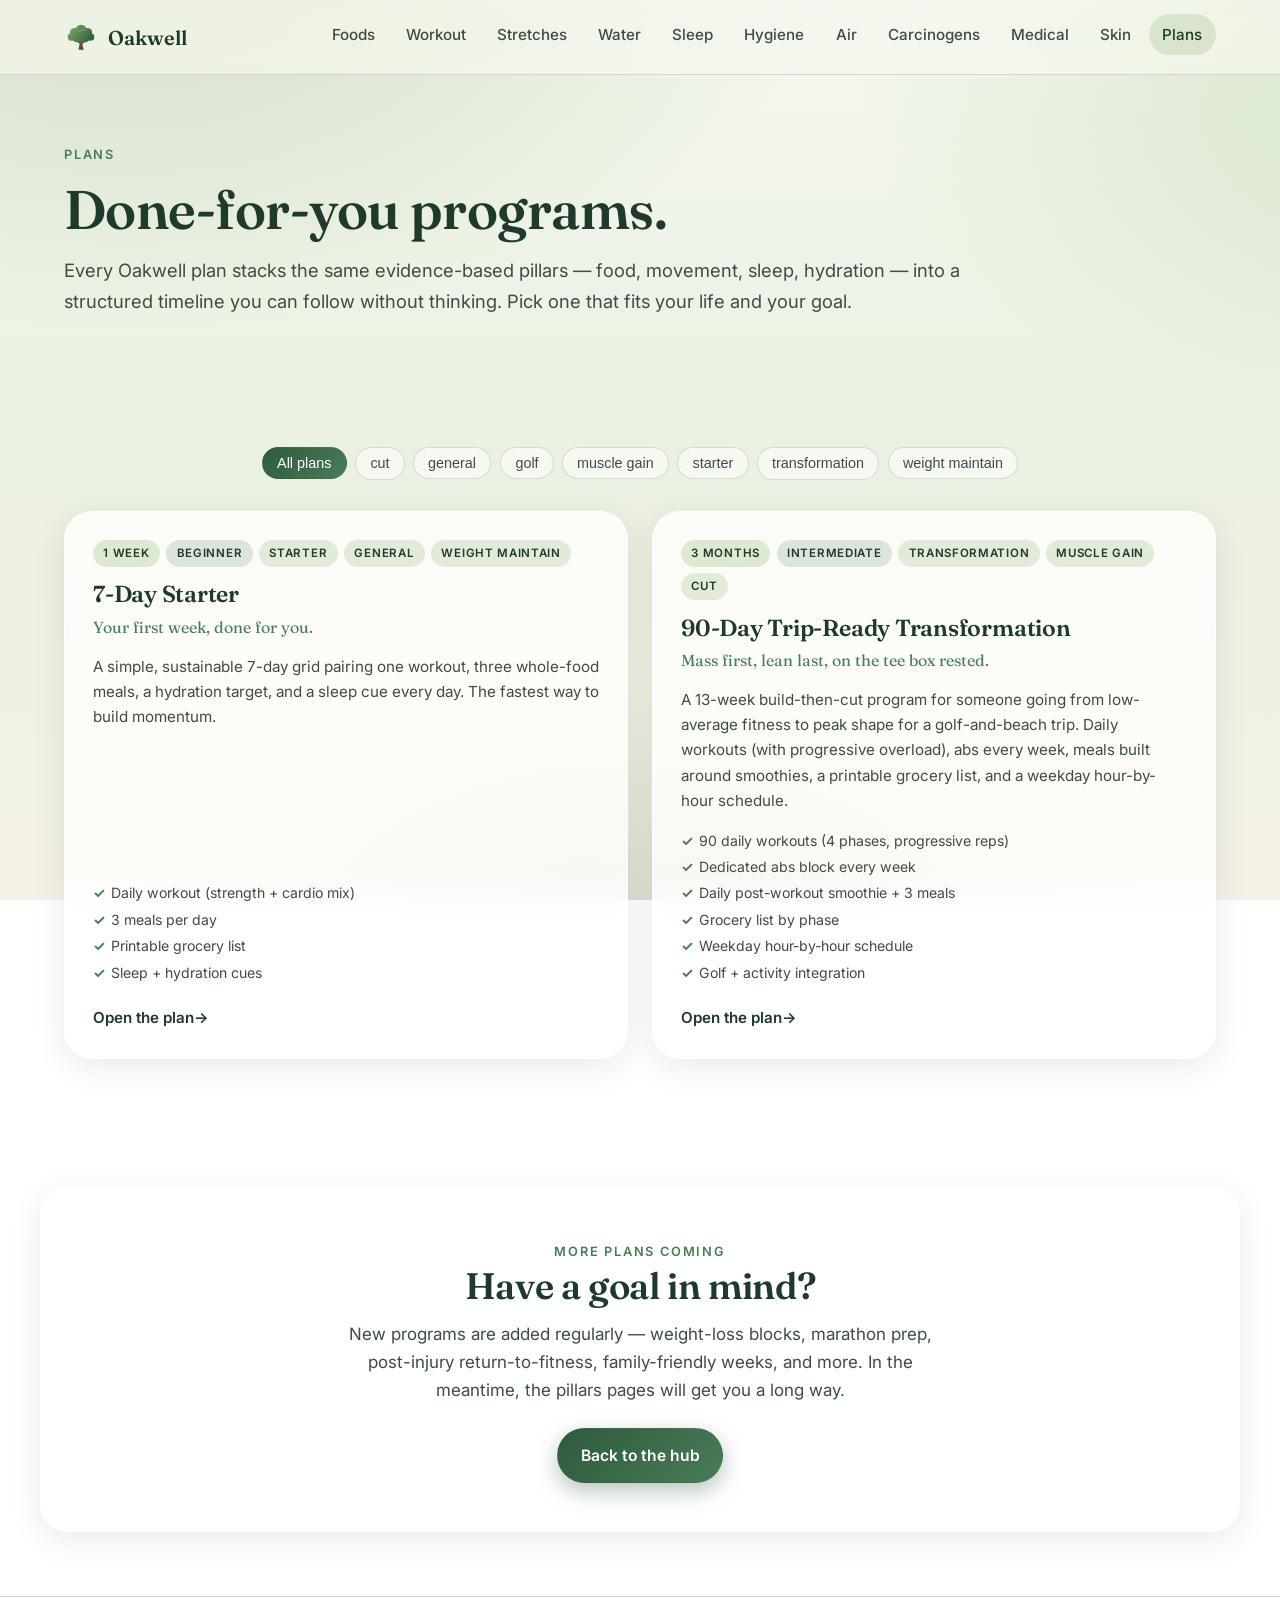
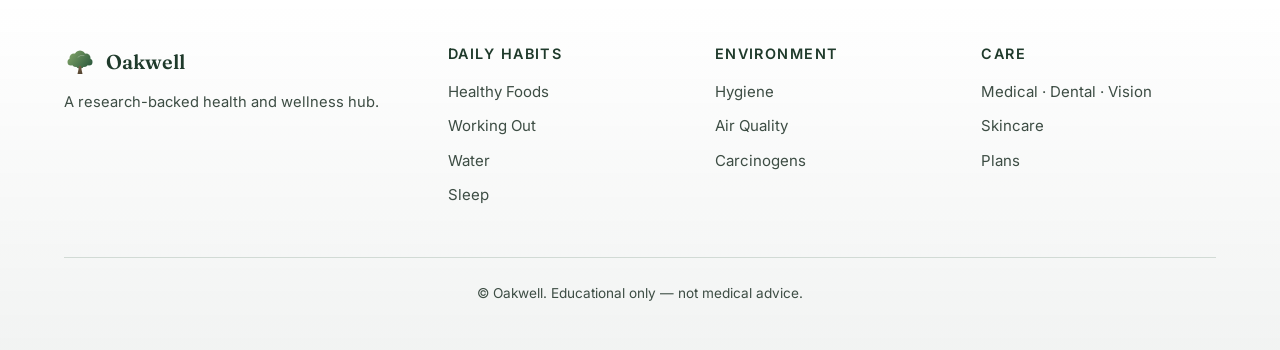
<file: plans.html>
<!doctype html>
<html lang="en">
<head>
<meta charset="utf-8" />
<meta name="viewport" content="width=device-width,initial-scale=1" />
<title>Plans — Done-for-You Health, Fitness &amp; Lifestyle Programs | Oakwell</title>
<meta name="description" content="Browse Oakwell's library of done-for-you health and fitness plans: starter weeks, transformation programs, trip-prep blocks, and more — all built around the same evidence-based foundations." />
<meta name="keywords" content="workout plans, meal plans, transformation program, beginner fitness plan, 90 day plan, 7 day starter, healthy lifestyle program" />
<link rel="canonical" href="https://example.com/plans.html" />
<meta property="og:type" content="website" />
<meta property="og:title" content="Oakwell — Plans" />
<meta property="og:description" content="Done-for-you health, fitness, and lifestyle programs." />
<meta property="og:image" content="assets/images/oak-logo.svg" />
<link rel="icon" type="image/svg+xml" href="assets/images/oak-logo.svg" />
<link rel="preconnect" href="https://fonts.googleapis.com">
<link rel="preconnect" href="https://fonts.gstatic.com" crossorigin>
<link href="https://fonts.googleapis.com/css2?family=Fraunces:opsz,wght@9..144,500;9..144,600&family=Inter:wght@400;500;600;700&display=swap" rel="stylesheet">
<link rel="stylesheet" href="assets/css/style.css" />
<style>
  /* Plan-index specific */
  .plan-grid {
    display: grid;
    grid-template-columns: repeat(auto-fit, minmax(320px, 1fr));
    gap: 1.5rem;
    margin-top: 1rem;
  }
  .plan-card {
    display: flex;
    flex-direction: column;
    padding: 1.75rem;
    text-decoration: none;
    color: inherit;
    transition: transform .2s ease, box-shadow .25s ease;
  }
  .plan-card:hover {
    transform: translateY(-3px);
    box-shadow: var(--shadow-lg);
    color: inherit;
  }
  .plan-card .badge-row {
    display: flex;
    gap: .4rem;
    flex-wrap: wrap;
    margin-bottom: .85rem;
  }
  .plan-card .badge {
    font-size: .72rem;
    font-weight: 600;
    letter-spacing: .06em;
    text-transform: uppercase;
    padding: .25rem .65rem;
    border-radius: 999px;
    background: rgba(135, 169, 107, 0.22);
    color: var(--forest-deep);
  }
  .plan-card .badge.level { background: rgba(74, 124, 89, 0.18); }
  .plan-card .badge.duration { background: rgba(184, 211, 163, 0.45); }
  .plan-card h3 {
    margin-bottom: .35rem;
    font-size: 1.45rem;
  }
  .plan-card .tagline {
    color: var(--moss);
    font-family: var(--font-serif);
    font-size: 1rem;
    margin-bottom: .85rem;
  }
  .plan-card p.summary {
    color: var(--ink-soft);
    font-size: .95rem;
    flex-grow: 1;
    margin-bottom: 1rem;
  }
  .plan-card ul.includes {
    list-style: none;
    padding: 0;
    margin: 0 0 1.1rem;
    font-size: .88rem;
  }
  .plan-card ul.includes li {
    padding-left: 1.1rem;
    position: relative;
    color: var(--ink-soft);
    margin-bottom: .2rem;
  }
  .plan-card ul.includes li::before {
    content: "✓";
    position: absolute;
    left: 0;
    color: var(--moss);
    font-weight: 700;
  }
  .plan-card .open {
    margin-top: auto;
    color: var(--forest-deep);
    font-weight: 600;
    font-size: .95rem;
  }
  .plan-card .open::after {
    content: " →";
    transition: transform .2s ease;
    display: inline-block;
  }
  .plan-card:hover .open::after { transform: translateX(3px); }
  .filter-row {
    display: flex;
    gap: .5rem;
    flex-wrap: wrap;
    justify-content: center;
    margin: 1rem 0 2rem;
  }
  .filter-row button {
    padding: .45rem .9rem;
    border-radius: 999px;
    border: 1px solid var(--line);
    background: rgba(255, 255, 255, 0.55);
    backdrop-filter: blur(8px);
    color: var(--ink-soft);
    font-size: .9rem;
    font-weight: 500;
    cursor: pointer;
    transition: background .2s ease, color .2s ease, border-color .2s ease;
  }
  .filter-row button:hover { background: rgba(135, 169, 107, .18); color: var(--forest-deep); }
  .filter-row button.active {
    background: linear-gradient(135deg, var(--forest), var(--moss));
    color: #fff;
    border-color: transparent;
  }
  .empty {
    text-align: center;
    color: var(--ink-muted);
    padding: 2rem;
  }
</style>
</head>
<body>

<header class="nav"><div class="nav-inner">
  <a class="brand" href="index.html"><img src="assets/images/oak-logo.svg" alt="" width="34" height="34"><span>Oakwell</span></a>
  <button class="nav-toggle" aria-label="Open menu" aria-expanded="false">☰</button>
    <nav><ul class="nav-links">
      <li><a href="foods.html">Foods</a></li><li><a href="workout.html">Workout</a></li><li><a href="stretches.html">Stretches</a></li><li><a href="water.html">Water</a></li>
      <li><a href="sleep.html">Sleep</a></li><li><a href="hygiene.html">Hygiene</a></li><li><a href="air-quality.html">Air</a></li>
      <li><a href="carcinogens.html">Carcinogens</a></li><li><a href="medical.html">Medical</a></li><li><a href="skincare.html">Skin</a></li>
      <li><a href="plans.html">Plans</a></li>
    </ul></nav>
</div></header>

<main>

<section class="page-head"><div class="container reveal">
  <span class="eyebrow">Plans</span>
  <h1>Done-for-you programs.</h1>
  <p class="lede">Every Oakwell plan stacks the same evidence-based pillars — food, movement, sleep, hydration — into a structured timeline you can follow without thinking. Pick one that fits your life and your goal.</p>
</div></section>

<section><div class="container">

  <div class="filter-row" id="planFilters" role="tablist" aria-label="Filter plans">
    <!-- buttons injected from JSON tags -->
  </div>

  <div id="planGrid" class="plan-grid">
    <!-- cards injected from JSON -->
  </div>

  <p class="empty" id="planEmpty" style="display:none;">No plans match that filter yet — more coming soon.</p>

</div></section>

<section class="cta-banner glass reveal">
  <span class="eyebrow">More plans coming</span>
  <h2>Have a goal in mind?</h2>
  <p>New programs are added regularly — weight-loss blocks, marathon prep, post-injury return-to-fitness, family-friendly weeks, and more. In the meantime, the pillars pages will get you a long way.</p>
  <a class="btn btn-primary" href="index.html">Back to the hub</a>
</section>

</main>

<footer><div class="container">
  <div class="footer-grid">
    <div><div class="brand" style="margin-bottom:.75rem;"><img src="assets/images/oak-logo.svg" alt="" width="32" height="32"><span>Oakwell</span></div><p style="font-size:.92rem;">A research-backed health and wellness hub.</p></div>
    <div><h4>Daily Habits</h4><ul><li><a href="foods.html">Healthy Foods</a></li><li><a href="workout.html">Working Out</a></li><li><a href="water.html">Water</a></li><li><a href="sleep.html">Sleep</a></li></ul></div>
    <div><h4>Environment</h4><ul><li><a href="hygiene.html">Hygiene</a></li><li><a href="air-quality.html">Air Quality</a></li><li><a href="carcinogens.html">Carcinogens</a></li></ul></div>
    <div><h4>Care</h4><ul><li><a href="medical.html">Medical · Dental · Vision</a></li><li><a href="skincare.html">Skincare</a></li><li><a href="plans.html">Plans</a></li></ul></div>
  </div>
  <div class="footer-bottom"><p>© Oakwell. Educational only — not medical advice.</p></div>
</div></footer>

<!--
  =============================================================
  PLAN INDEX DATA — edit this JSON to add/remove/update plans.
  Each entry needs: slug, title, tagline, summary, href, duration,
  level, tags[], includes[], (optional) accent.
  =============================================================
-->
<script id="plansData" type="application/json">
{
  "plans": [
    {
      "slug": "starter-7-day",
      "title": "7-Day Starter",
      "tagline": "Your first week, done for you.",
      "summary": "A simple, sustainable 7-day grid pairing one workout, three whole-food meals, a hydration target, and a sleep cue every day. The fastest way to build momentum.",
      "href": "plans/starter-7-day.html",
      "duration": "1 week",
      "level": "Beginner",
      "tags": ["starter", "general", "weight-maintain"],
      "includes": [
        "Daily workout (strength + cardio mix)",
        "3 meals per day",
        "Printable grocery list",
        "Sleep + hydration cues"
      ]
    },
    {
      "slug": "trip-prep-90-day",
      "title": "90-Day Trip-Ready Transformation",
      "tagline": "Mass first, lean last, on the tee box rested.",
      "summary": "A 13-week build-then-cut program for someone going from low-average fitness to peak shape for a golf-and-beach trip. Daily workouts (with progressive overload), abs every week, meals built around smoothies, a printable grocery list, and a weekday hour-by-hour schedule.",
      "href": "plans/trip-prep-90-day.html",
      "duration": "3 months",
      "level": "Intermediate",
      "tags": ["transformation", "muscle-gain", "cut", "golf"],
      "includes": [
        "90 daily workouts (4 phases, progressive reps)",
        "Dedicated abs block every week",
        "Daily post-workout smoothie + 3 meals",
        "Grocery list by phase",
        "Weekday hour-by-hour schedule",
        "Golf + activity integration"
      ]
    }
  ]
}
</script>

<script>
(function () {
  const data = JSON.parse(document.getElementById('plansData').textContent);
  const grid = document.getElementById('planGrid');
  const filterRow = document.getElementById('planFilters');
  const empty = document.getElementById('planEmpty');

  // Build filter buttons
  const allTags = new Set();
  data.plans.forEach(p => (p.tags || []).forEach(t => allTags.add(t)));
  const tagOrder = ['all', ...Array.from(allTags).sort()];
  let active = 'all';

  tagOrder.forEach(tag => {
    const b = document.createElement('button');
    b.type = 'button';
    b.textContent = tag === 'all' ? 'All plans' : tag.replace(/-/g, ' ');
    b.dataset.tag = tag;
    if (tag === 'all') b.classList.add('active');
    b.addEventListener('click', () => {
      active = tag;
      [...filterRow.children].forEach(el => el.classList.toggle('active', el.dataset.tag === tag));
      render();
    });
    filterRow.appendChild(b);
  });

  function render() {
    grid.innerHTML = '';
    const visible = data.plans.filter(p => active === 'all' || (p.tags || []).includes(active));
    if (!visible.length) { empty.style.display = 'block'; return; }
    empty.style.display = 'none';

    visible.forEach(p => {
      const a = document.createElement('a');
      a.className = 'plan-card glass reveal in';
      a.href = p.href;
      a.innerHTML = `
        <div class="badge-row">
          <span class="badge duration">${p.duration}</span>
          <span class="badge level">${p.level}</span>
          ${(p.tags || []).slice(0, 3).map(t => `<span class="badge">${t.replace(/-/g, ' ')}</span>`).join('')}
        </div>
        <h3>${p.title}</h3>
        <div class="tagline">${p.tagline || ''}</div>
        <p class="summary">${p.summary || ''}</p>
        ${p.includes && p.includes.length
          ? `<ul class="includes">${p.includes.map(i => `<li>${i}</li>`).join('')}</ul>`
          : ''}
        <span class="open">Open the plan</span>
      `;
      grid.appendChild(a);
    });
  }

  render();
})();
</script>

<script src="assets/js/main.js"></script>
</body>
</html>
</file>
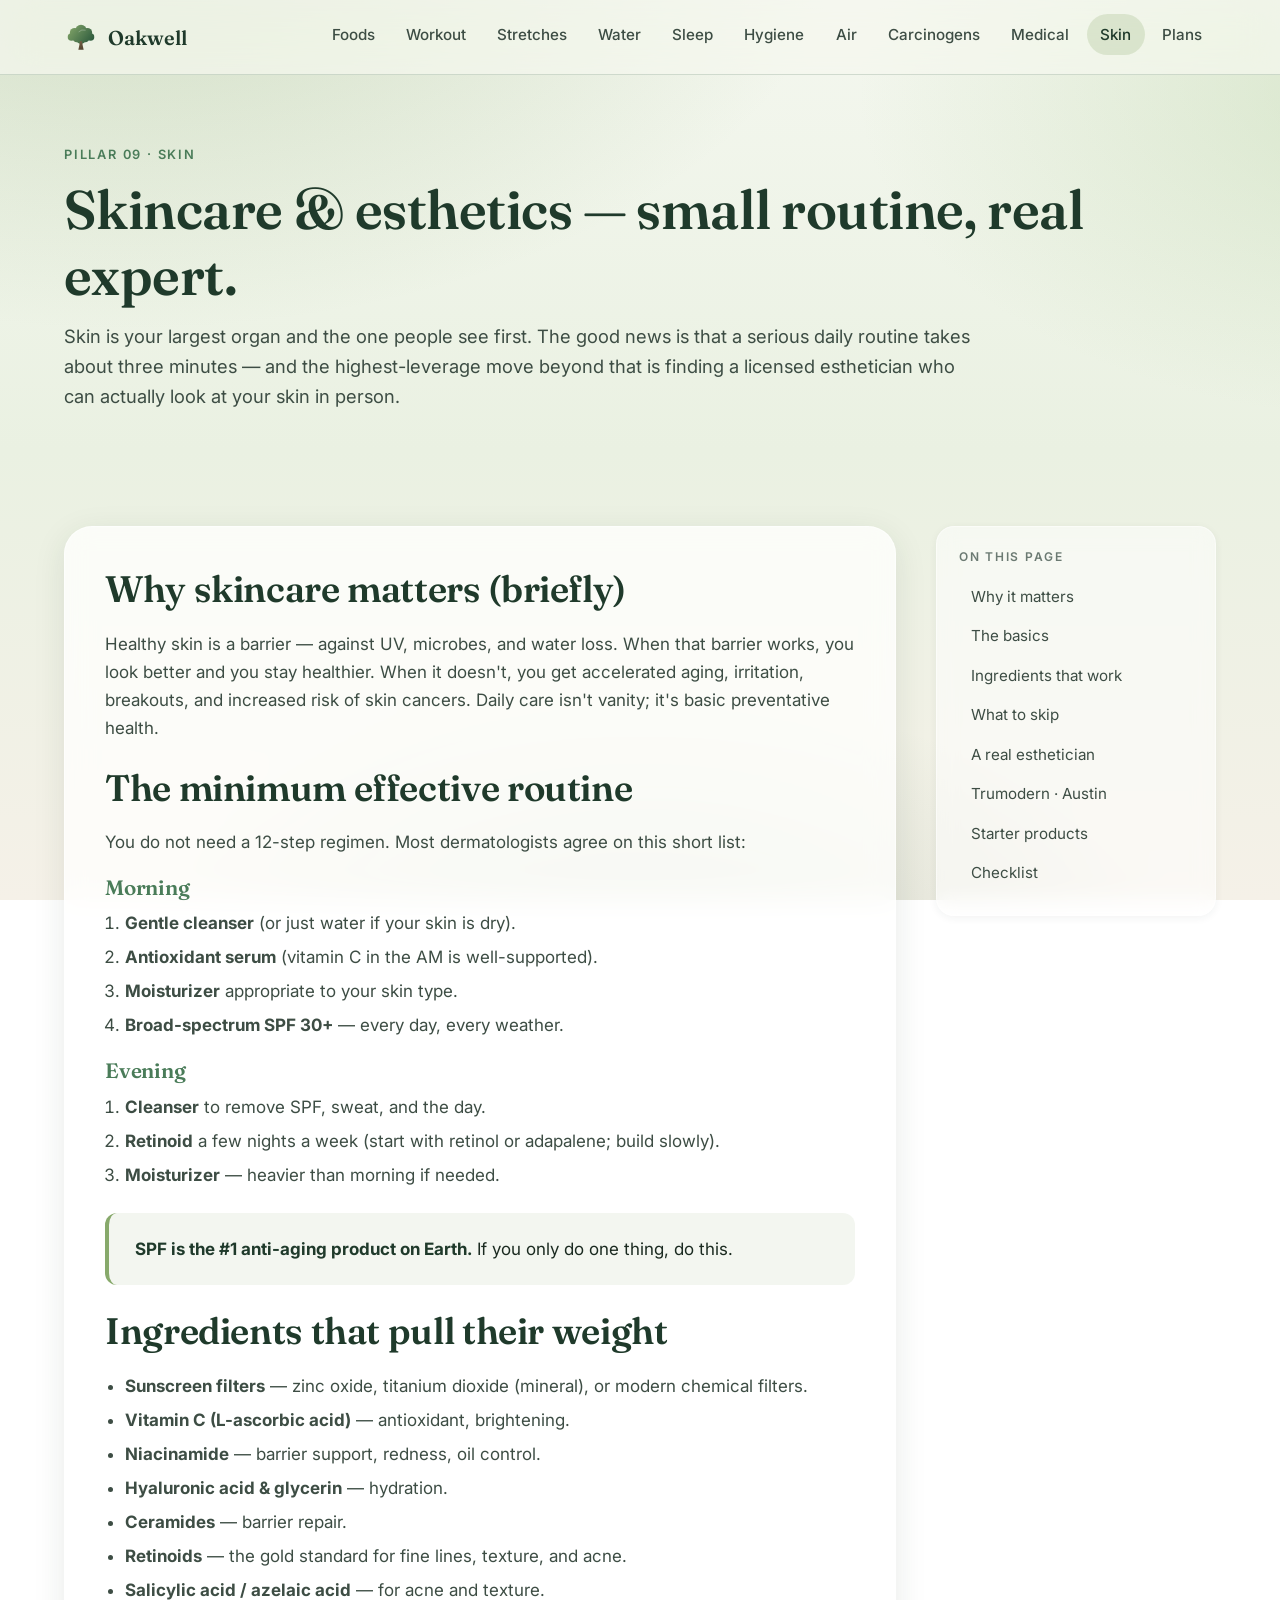
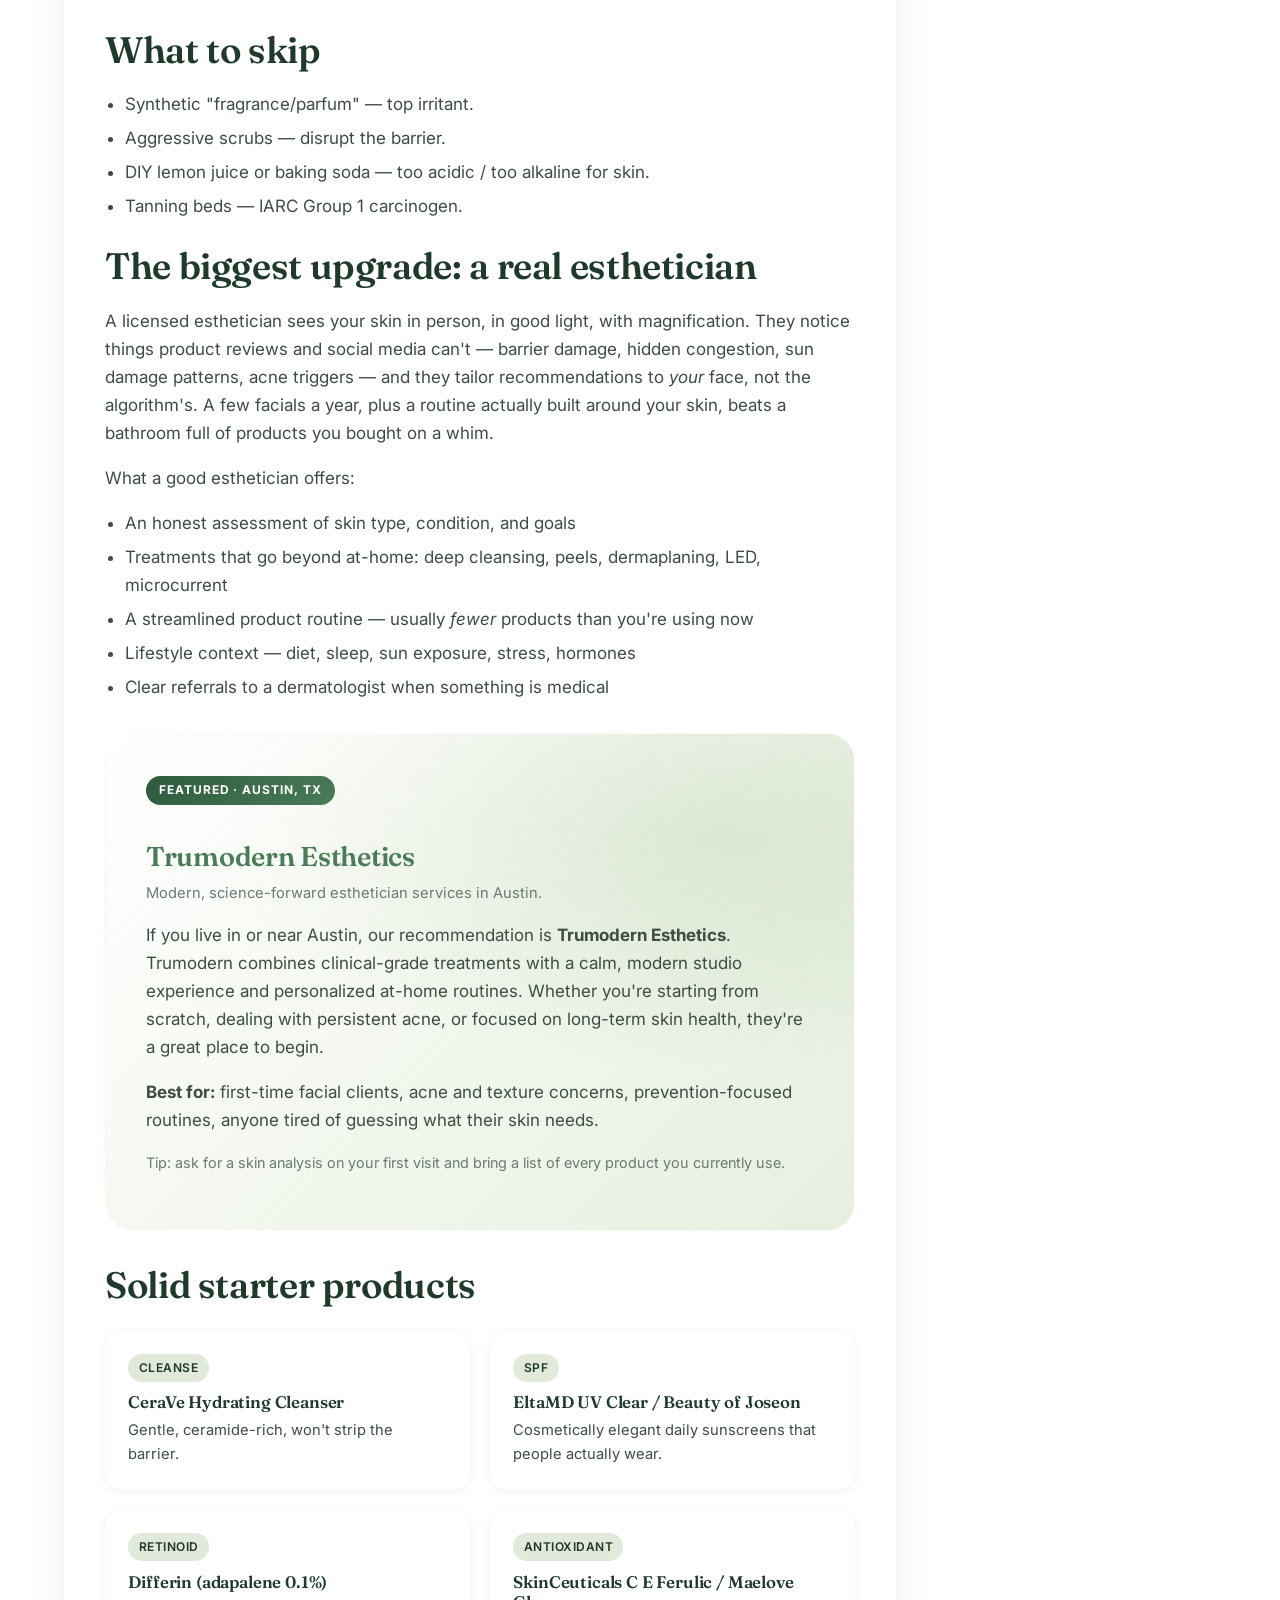
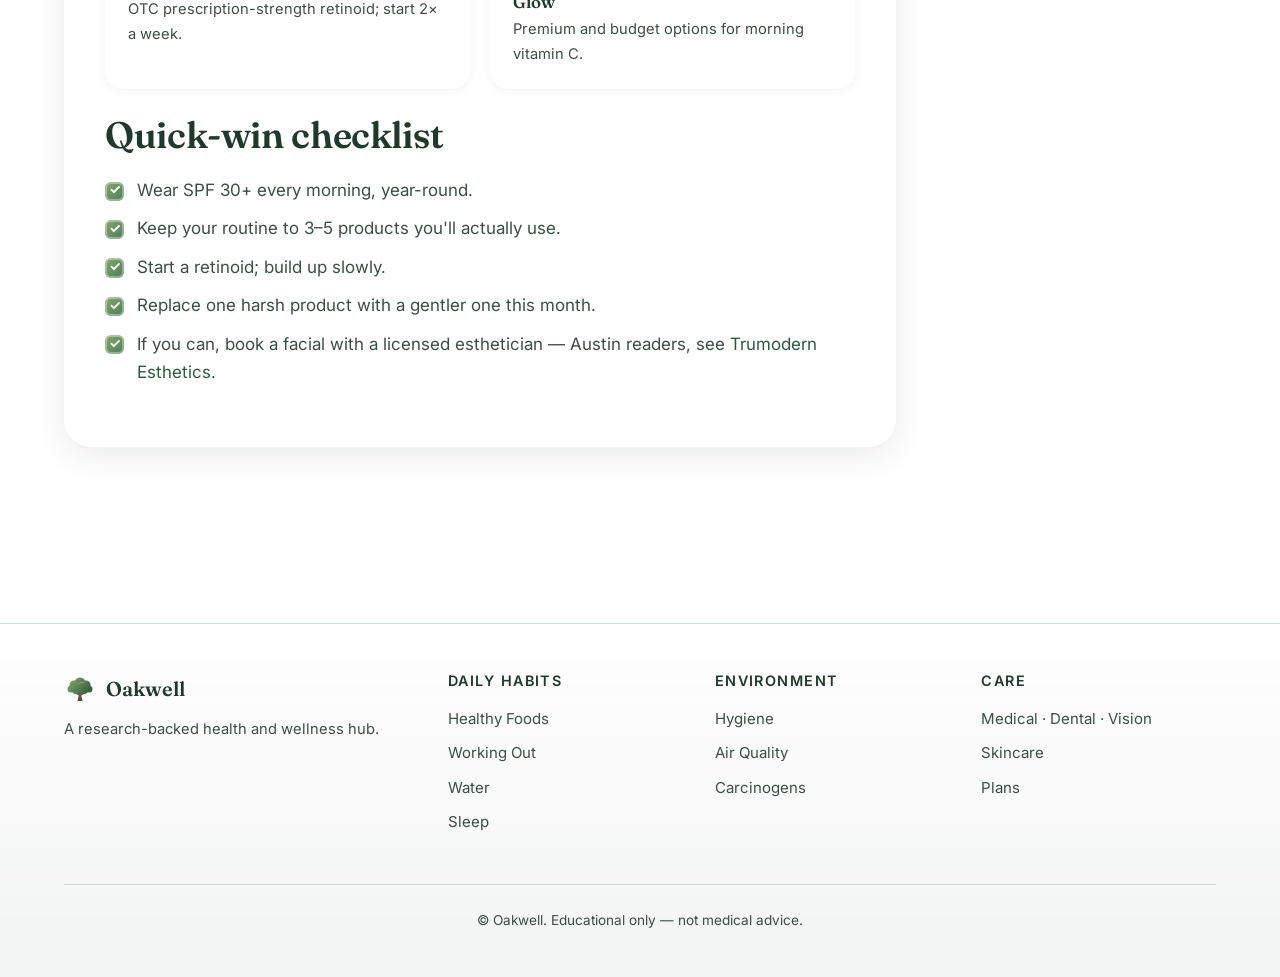
<file: skincare.html>
<!doctype html>
<html lang="en">
<head>
<meta charset="utf-8" />
<meta name="viewport" content="width=device-width,initial-scale=1" />
<title>Skincare &amp; Esthetics — Why a Real Esthetician Matters | Oakwell</title>
<meta name="description" content="A short, honest skincare guide: the daily basics that actually work, and why seeing a licensed esthetician is one of the most underrated investments in long-term skin health. Austin readers: meet Trumodern Esthetics." />
<meta name="keywords" content="skincare basics, esthetician, facial, skin health, sunscreen, retinol, esthetician Austin, Trumodern Esthetics" />
<link rel="canonical" href="https://example.com/skincare.html" />
<link rel="icon" type="image/svg+xml" href="assets/images/oak-logo.svg" />
<link rel="preconnect" href="https://fonts.googleapis.com">
<link rel="preconnect" href="https://fonts.gstatic.com" crossorigin>
<link href="https://fonts.googleapis.com/css2?family=Fraunces:opsz,wght@9..144,500;9..144,600&family=Inter:wght@400;500;600;700&display=swap" rel="stylesheet">
<link rel="stylesheet" href="assets/css/style.css" />
<script type="application/ld+json">
{
  "@context": "https://schema.org",
  "@type": "LocalBusiness",
  "name": "Trumodern Esthetics",
  "description": "Licensed esthetician services in Austin, Texas — facials, skin analysis, and personalized at-home routines.",
  "areaServed": { "@type": "City", "name": "Austin, Texas" }
}
</script>
</head>
<body>

<header class="nav"><div class="nav-inner">
  <a class="brand" href="index.html"><img src="assets/images/oak-logo.svg" alt="" width="34" height="34"><span>Oakwell</span></a>
  <button class="nav-toggle" aria-label="Open menu" aria-expanded="false">☰</button>
    <nav><ul class="nav-links">
      <li><a href="foods.html">Foods</a></li><li><a href="workout.html">Workout</a></li><li><a href="stretches.html">Stretches</a></li><li><a href="water.html">Water</a></li>
      <li><a href="sleep.html">Sleep</a></li><li><a href="hygiene.html">Hygiene</a></li><li><a href="air-quality.html">Air</a></li>
      <li><a href="carcinogens.html">Carcinogens</a></li><li><a href="medical.html">Medical</a></li><li><a href="skincare.html">Skin</a></li>
      <li><a href="plans.html">Plans</a></li>
    </ul></nav>
</div></header>

<main>

<section class="page-head"><div class="container reveal">
  <span class="eyebrow">Pillar 09 · Skin</span>
  <h1>Skincare &amp; esthetics — small routine, real expert.</h1>
  <p class="lede">Skin is your largest organ and the one people see first. The good news is that a serious daily routine takes about three minutes — and the highest-leverage move beyond that is finding a licensed esthetician who can actually look at your skin in person.</p>
</div></section>

<section><div class="container content">
  <article class="glass reveal">

    <h2 id="why">Why skincare matters (briefly)</h2>
    <p>Healthy skin is a barrier — against UV, microbes, and water loss. When that barrier works, you look better and you stay healthier. When it doesn't, you get accelerated aging, irritation, breakouts, and increased risk of skin cancers. Daily care isn't vanity; it's basic preventative health.</p>

    <h2 id="basics">The minimum effective routine</h2>
    <p>You do not need a 12-step regimen. Most dermatologists agree on this short list:</p>
    <h3>Morning</h3>
    <ol>
      <li><strong>Gentle cleanser</strong> (or just water if your skin is dry).</li>
      <li><strong>Antioxidant serum</strong> (vitamin C in the AM is well-supported).</li>
      <li><strong>Moisturizer</strong> appropriate to your skin type.</li>
      <li><strong>Broad-spectrum SPF 30+</strong> — every day, every weather.</li>
    </ol>
    <h3>Evening</h3>
    <ol>
      <li><strong>Cleanser</strong> to remove SPF, sweat, and the day.</li>
      <li><strong>Retinoid</strong> a few nights a week (start with retinol or adapalene; build slowly).</li>
      <li><strong>Moisturizer</strong> — heavier than morning if needed.</li>
    </ol>
    <div class="callout"><strong>SPF is the #1 anti-aging product on Earth.</strong> If you only do one thing, do this.</div>

    <h2 id="ingredients">Ingredients that pull their weight</h2>
    <ul>
      <li><strong>Sunscreen filters</strong> — zinc oxide, titanium dioxide (mineral), or modern chemical filters.</li>
      <li><strong>Vitamin C (L-ascorbic acid)</strong> — antioxidant, brightening.</li>
      <li><strong>Niacinamide</strong> — barrier support, redness, oil control.</li>
      <li><strong>Hyaluronic acid &amp; glycerin</strong> — hydration.</li>
      <li><strong>Ceramides</strong> — barrier repair.</li>
      <li><strong>Retinoids</strong> — the gold standard for fine lines, texture, and acne.</li>
      <li><strong>Salicylic acid / azelaic acid</strong> — for acne and texture.</li>
    </ul>

    <h2 id="avoid">What to skip</h2>
    <ul>
      <li>Synthetic "fragrance/parfum" — top irritant.</li>
      <li>Aggressive scrubs — disrupt the barrier.</li>
      <li>DIY lemon juice or baking soda — too acidic / too alkaline for skin.</li>
      <li>Tanning beds — IARC Group 1 carcinogen.</li>
    </ul>

    <h2 id="esthetician">The biggest upgrade: a real esthetician</h2>
    <p>A licensed esthetician sees your skin in person, in good light, with magnification. They notice things product reviews and social media can't — barrier damage, hidden congestion, sun damage patterns, acne triggers — and they tailor recommendations to <em>your</em> face, not the algorithm's. A few facials a year, plus a routine actually built around your skin, beats a bathroom full of products you bought on a whim.</p>
    <p>What a good esthetician offers:</p>
    <ul>
      <li>An honest assessment of skin type, condition, and goals</li>
      <li>Treatments that go beyond at-home: deep cleansing, peels, dermaplaning, LED, microcurrent</li>
      <li>A streamlined product routine — usually <em>fewer</em> products than you're using now</li>
      <li>Lifestyle context — diet, sleep, sun exposure, stress, hormones</li>
      <li>Clear referrals to a dermatologist when something is medical</li>
    </ul>

    <div class="featured reveal" id="trumodern">
      <span class="tag">Featured · Austin, TX</span>
      <h3>Trumodern Esthetics</h3>
      <p class="meta">Modern, science-forward esthetician services in Austin.</p>
      <p>If you live in or near Austin, our recommendation is <strong>Trumodern Esthetics</strong>. Trumodern combines clinical-grade treatments with a calm, modern studio experience and personalized at-home routines. Whether you're starting from scratch, dealing with persistent acne, or focused on long-term skin health, they're a great place to begin.</p>
      <p style="margin-top:1rem;"><strong>Best for:</strong> first-time facial clients, acne and texture concerns, prevention-focused routines, anyone tired of guessing what their skin needs.</p>
      <p style="margin-top:1rem; color: var(--ink-muted); font-size:.9rem;">Tip: ask for a skin analysis on your first visit and bring a list of every product you currently use.</p>
    </div>

    <h2 id="products">Solid starter products</h2>
    <div class="products">
      <div class="product glass-soft"><span class="tag">Cleanse</span><h4>CeraVe Hydrating Cleanser</h4><p>Gentle, ceramide-rich, won't strip the barrier.</p></div>
      <div class="product glass-soft"><span class="tag">SPF</span><h4>EltaMD UV Clear / Beauty of Joseon</h4><p>Cosmetically elegant daily sunscreens that people actually wear.</p></div>
      <div class="product glass-soft"><span class="tag">Retinoid</span><h4>Differin (adapalene 0.1%)</h4><p>OTC prescription-strength retinoid; start 2× a week.</p></div>
      <div class="product glass-soft"><span class="tag">Antioxidant</span><h4>SkinCeuticals C E Ferulic / Maelove Glow</h4><p>Premium and budget options for morning vitamin C.</p></div>
    </div>

    <h2 id="checklist">Quick-win checklist</h2>
    <ul class="checklist">
      <li>Wear SPF 30+ every morning, year-round.</li>
      <li>Keep your routine to 3–5 products you'll actually use.</li>
      <li>Start a retinoid; build up slowly.</li>
      <li>Replace one harsh product with a gentler one this month.</li>
      <li>If you can, book a facial with a licensed esthetician — Austin readers, see <a href="#trumodern">Trumodern Esthetics</a>.</li>
    </ul>
  </article>

  <aside class="toc glass-soft">
    <h4>On this page</h4>
    <ul>
      <li><a href="#why">Why it matters</a></li>
      <li><a href="#basics">The basics</a></li>
      <li><a href="#ingredients">Ingredients that work</a></li>
      <li><a href="#avoid">What to skip</a></li>
      <li><a href="#esthetician">A real esthetician</a></li>
      <li><a href="#trumodern">Trumodern · Austin</a></li>
      <li><a href="#products">Starter products</a></li>
      <li><a href="#checklist">Checklist</a></li>
    </ul>
  </aside>
</div></section>

</main>

<footer><div class="container">
  <div class="footer-grid">
    <div><div class="brand" style="margin-bottom:.75rem;"><img src="assets/images/oak-logo.svg" alt="" width="32" height="32"><span>Oakwell</span></div><p style="font-size:.92rem;">A research-backed health and wellness hub.</p></div>
    <div><h4>Daily Habits</h4><ul><li><a href="foods.html">Healthy Foods</a></li><li><a href="workout.html">Working Out</a></li><li><a href="water.html">Water</a></li><li><a href="sleep.html">Sleep</a></li></ul></div>
    <div><h4>Environment</h4><ul><li><a href="hygiene.html">Hygiene</a></li><li><a href="air-quality.html">Air Quality</a></li><li><a href="carcinogens.html">Carcinogens</a></li></ul></div>
    <div><h4>Care</h4><ul><li><a href="medical.html">Medical · Dental · Vision</a></li><li><a href="skincare.html">Skincare</a></li><li><a href="plans.html">Plans</a></li></ul></div>
  </div>
  <div class="footer-bottom"><p>© Oakwell. Educational only — not medical advice.</p></div>
</div></footer>
<script src="assets/js/main.js"></script>
</body>
</html>
</file>
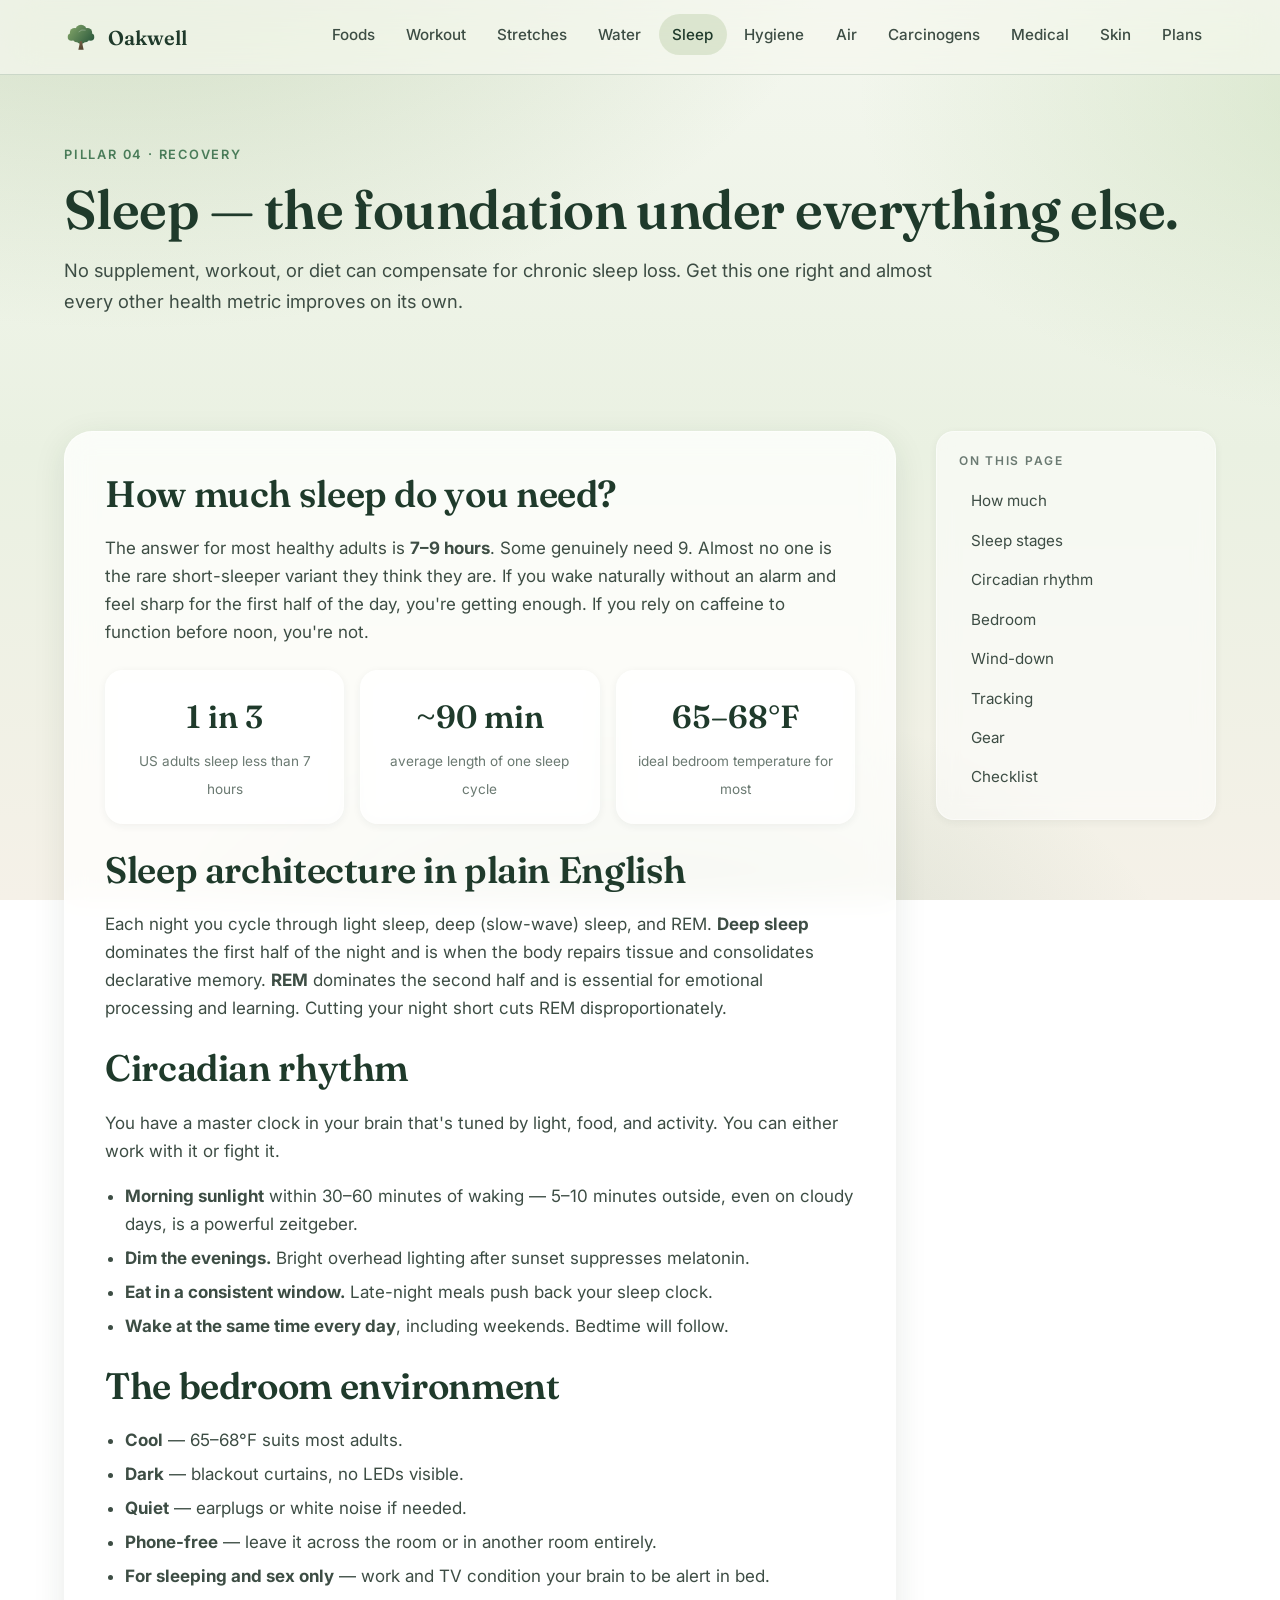
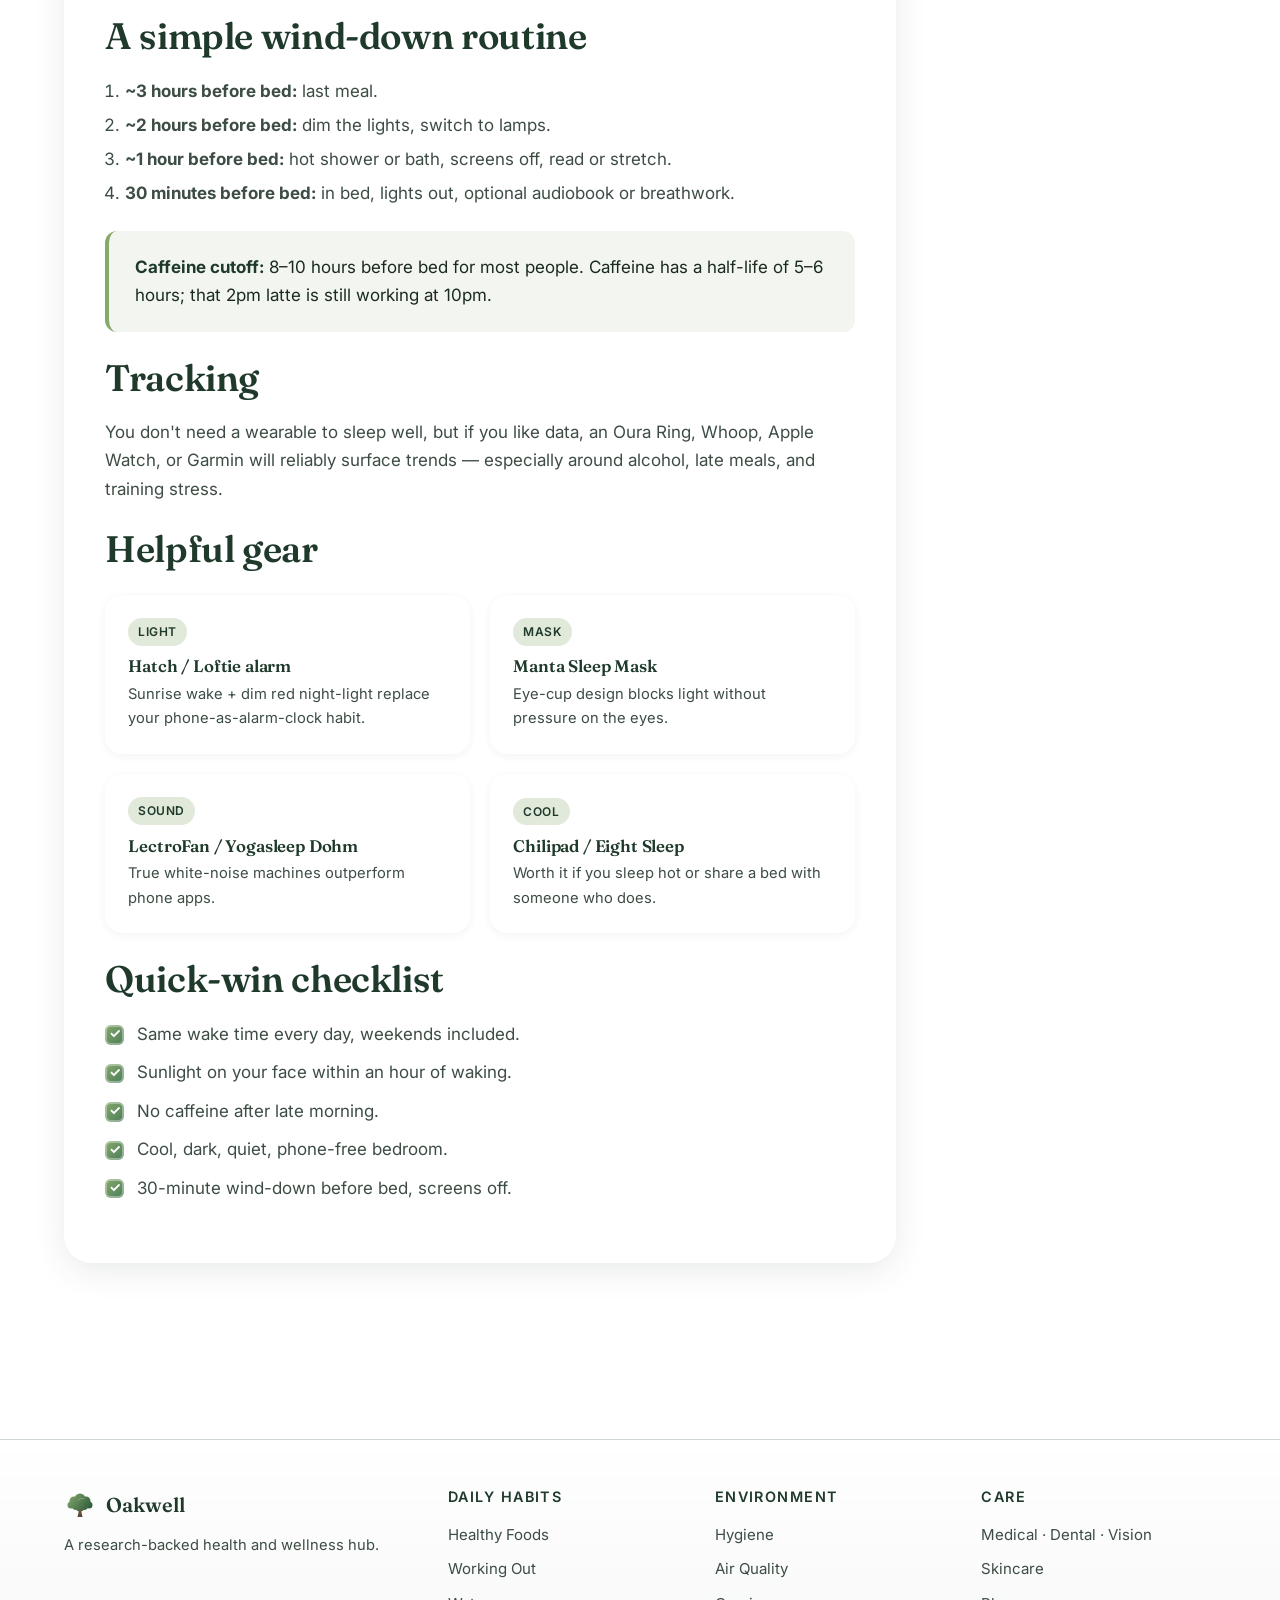
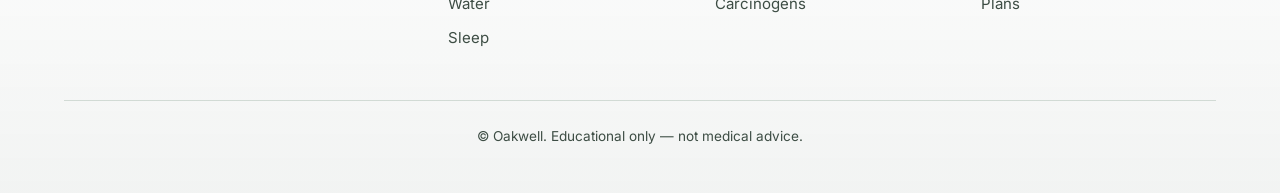
<file: sleep.html>
<!doctype html>
<html lang="en">
<head>
<meta charset="utf-8" />
<meta name="viewport" content="width=device-width,initial-scale=1" />
<title>Sleep — Circadian Rhythm, Sleep Hygiene &amp; Deep Rest | Oakwell</title>
<meta name="description" content="A practical sleep guide: how much you need, sleep architecture, circadian rhythm, the bedroom environment that makes deep rest easy, and a simple wind-down routine that works." />
<meta name="keywords" content="sleep hygiene, circadian rhythm, deep sleep, REM, blue light, bedroom temperature, sleep tracking, insomnia tips" />
<link rel="canonical" href="https://example.com/sleep.html" />
<link rel="icon" type="image/svg+xml" href="assets/images/oak-logo.svg" />
<link rel="preconnect" href="https://fonts.googleapis.com">
<link rel="preconnect" href="https://fonts.gstatic.com" crossorigin>
<link href="https://fonts.googleapis.com/css2?family=Fraunces:opsz,wght@9..144,500;9..144,600&family=Inter:wght@400;500;600;700&display=swap" rel="stylesheet">
<link rel="stylesheet" href="assets/css/style.css" />
</head>
<body>

<header class="nav"><div class="nav-inner">
  <a class="brand" href="index.html"><img src="assets/images/oak-logo.svg" alt="" width="34" height="34"><span>Oakwell</span></a>
  <button class="nav-toggle" aria-label="Open menu" aria-expanded="false">☰</button>
    <nav><ul class="nav-links">
      <li><a href="foods.html">Foods</a></li><li><a href="workout.html">Workout</a></li><li><a href="stretches.html">Stretches</a></li><li><a href="water.html">Water</a></li>
      <li><a href="sleep.html">Sleep</a></li><li><a href="hygiene.html">Hygiene</a></li><li><a href="air-quality.html">Air</a></li>
      <li><a href="carcinogens.html">Carcinogens</a></li><li><a href="medical.html">Medical</a></li><li><a href="skincare.html">Skin</a></li>
      <li><a href="plans.html">Plans</a></li>
    </ul></nav>
</div></header>

<main>

<section class="page-head"><div class="container reveal">
  <span class="eyebrow">Pillar 04 · Recovery</span>
  <h1>Sleep — the foundation under everything else.</h1>
  <p class="lede">No supplement, workout, or diet can compensate for chronic sleep loss. Get this one right and almost every other health metric improves on its own.</p>
</div></section>

<section><div class="container content">
  <article class="glass reveal">
    <h2 id="how-much">How much sleep do you need?</h2>
    <p>The answer for most healthy adults is <strong>7–9 hours</strong>. Some genuinely need 9. Almost no one is the rare short-sleeper variant they think they are. If you wake naturally without an alarm and feel sharp for the first half of the day, you're getting enough. If you rely on caffeine to function before noon, you're not.</p>
    <div class="stats">
      <div class="stat glass-soft"><span class="num">1 in 3</span><span class="label">US adults sleep less than 7 hours</span></div>
      <div class="stat glass-soft"><span class="num">~90 min</span><span class="label">average length of one sleep cycle</span></div>
      <div class="stat glass-soft"><span class="num">65–68°F</span><span class="label">ideal bedroom temperature for most</span></div>
    </div>

    <h2 id="architecture">Sleep architecture in plain English</h2>
    <p>Each night you cycle through light sleep, deep (slow-wave) sleep, and REM. <strong>Deep sleep</strong> dominates the first half of the night and is when the body repairs tissue and consolidates declarative memory. <strong>REM</strong> dominates the second half and is essential for emotional processing and learning. Cutting your night short cuts REM disproportionately.</p>

    <h2 id="circadian">Circadian rhythm</h2>
    <p>You have a master clock in your brain that's tuned by light, food, and activity. You can either work with it or fight it.</p>
    <ul>
      <li><strong>Morning sunlight</strong> within 30–60 minutes of waking — 5–10 minutes outside, even on cloudy days, is a powerful zeitgeber.</li>
      <li><strong>Dim the evenings.</strong> Bright overhead lighting after sunset suppresses melatonin.</li>
      <li><strong>Eat in a consistent window.</strong> Late-night meals push back your sleep clock.</li>
      <li><strong>Wake at the same time every day</strong>, including weekends. Bedtime will follow.</li>
    </ul>

    <h2 id="environment">The bedroom environment</h2>
    <ul>
      <li><strong>Cool</strong> — 65–68°F suits most adults.</li>
      <li><strong>Dark</strong> — blackout curtains, no LEDs visible.</li>
      <li><strong>Quiet</strong> — earplugs or white noise if needed.</li>
      <li><strong>Phone-free</strong> — leave it across the room or in another room entirely.</li>
      <li><strong>For sleeping and sex only</strong> — work and TV condition your brain to be alert in bed.</li>
    </ul>

    <h2 id="winddown">A simple wind-down routine</h2>
    <ol>
      <li><strong>~3 hours before bed:</strong> last meal.</li>
      <li><strong>~2 hours before bed:</strong> dim the lights, switch to lamps.</li>
      <li><strong>~1 hour before bed:</strong> hot shower or bath, screens off, read or stretch.</li>
      <li><strong>30 minutes before bed:</strong> in bed, lights out, optional audiobook or breathwork.</li>
    </ol>
    <div class="callout"><strong>Caffeine cutoff:</strong> 8–10 hours before bed for most people. Caffeine has a half-life of 5–6 hours; that 2pm latte is still working at 10pm.</div>

    <h2 id="tracking">Tracking</h2>
    <p>You don't need a wearable to sleep well, but if you like data, an Oura Ring, Whoop, Apple Watch, or Garmin will reliably surface trends — especially around alcohol, late meals, and training stress.</p>

    <h2 id="products">Helpful gear</h2>
    <div class="products">
      <div class="product glass-soft"><span class="tag">Light</span><h4>Hatch / Loftie alarm</h4><p>Sunrise wake + dim red night-light replace your phone-as-alarm-clock habit.</p></div>
      <div class="product glass-soft"><span class="tag">Mask</span><h4>Manta Sleep Mask</h4><p>Eye-cup design blocks light without pressure on the eyes.</p></div>
      <div class="product glass-soft"><span class="tag">Sound</span><h4>LectroFan / Yogasleep Dohm</h4><p>True white-noise machines outperform phone apps.</p></div>
      <div class="product glass-soft"><span class="tag">Cool</span><h4>Chilipad / Eight Sleep</h4><p>Worth it if you sleep hot or share a bed with someone who does.</p></div>
    </div>

    <h2 id="checklist">Quick-win checklist</h2>
    <ul class="checklist">
      <li>Same wake time every day, weekends included.</li>
      <li>Sunlight on your face within an hour of waking.</li>
      <li>No caffeine after late morning.</li>
      <li>Cool, dark, quiet, phone-free bedroom.</li>
      <li>30-minute wind-down before bed, screens off.</li>
    </ul>
  </article>

  <aside class="toc glass-soft">
    <h4>On this page</h4>
    <ul>
      <li><a href="#how-much">How much</a></li>
      <li><a href="#architecture">Sleep stages</a></li>
      <li><a href="#circadian">Circadian rhythm</a></li>
      <li><a href="#environment">Bedroom</a></li>
      <li><a href="#winddown">Wind-down</a></li>
      <li><a href="#tracking">Tracking</a></li>
      <li><a href="#products">Gear</a></li>
      <li><a href="#checklist">Checklist</a></li>
    </ul>
  </aside>
</div></section>

</main>

<footer><div class="container">
  <div class="footer-grid">
    <div><div class="brand" style="margin-bottom:.75rem;"><img src="assets/images/oak-logo.svg" alt="" width="32" height="32"><span>Oakwell</span></div><p style="font-size:.92rem;">A research-backed health and wellness hub.</p></div>
    <div><h4>Daily Habits</h4><ul><li><a href="foods.html">Healthy Foods</a></li><li><a href="workout.html">Working Out</a></li><li><a href="water.html">Water</a></li><li><a href="sleep.html">Sleep</a></li></ul></div>
    <div><h4>Environment</h4><ul><li><a href="hygiene.html">Hygiene</a></li><li><a href="air-quality.html">Air Quality</a></li><li><a href="carcinogens.html">Carcinogens</a></li></ul></div>
    <div><h4>Care</h4><ul><li><a href="medical.html">Medical · Dental · Vision</a></li><li><a href="skincare.html">Skincare</a></li><li><a href="plans.html">Plans</a></li></ul></div>
  </div>
  <div class="footer-bottom"><p>© Oakwell. Educational only — not medical advice.</p></div>
</div></footer>
<script src="assets/js/main.js"></script>
</body>
</html>
</file>
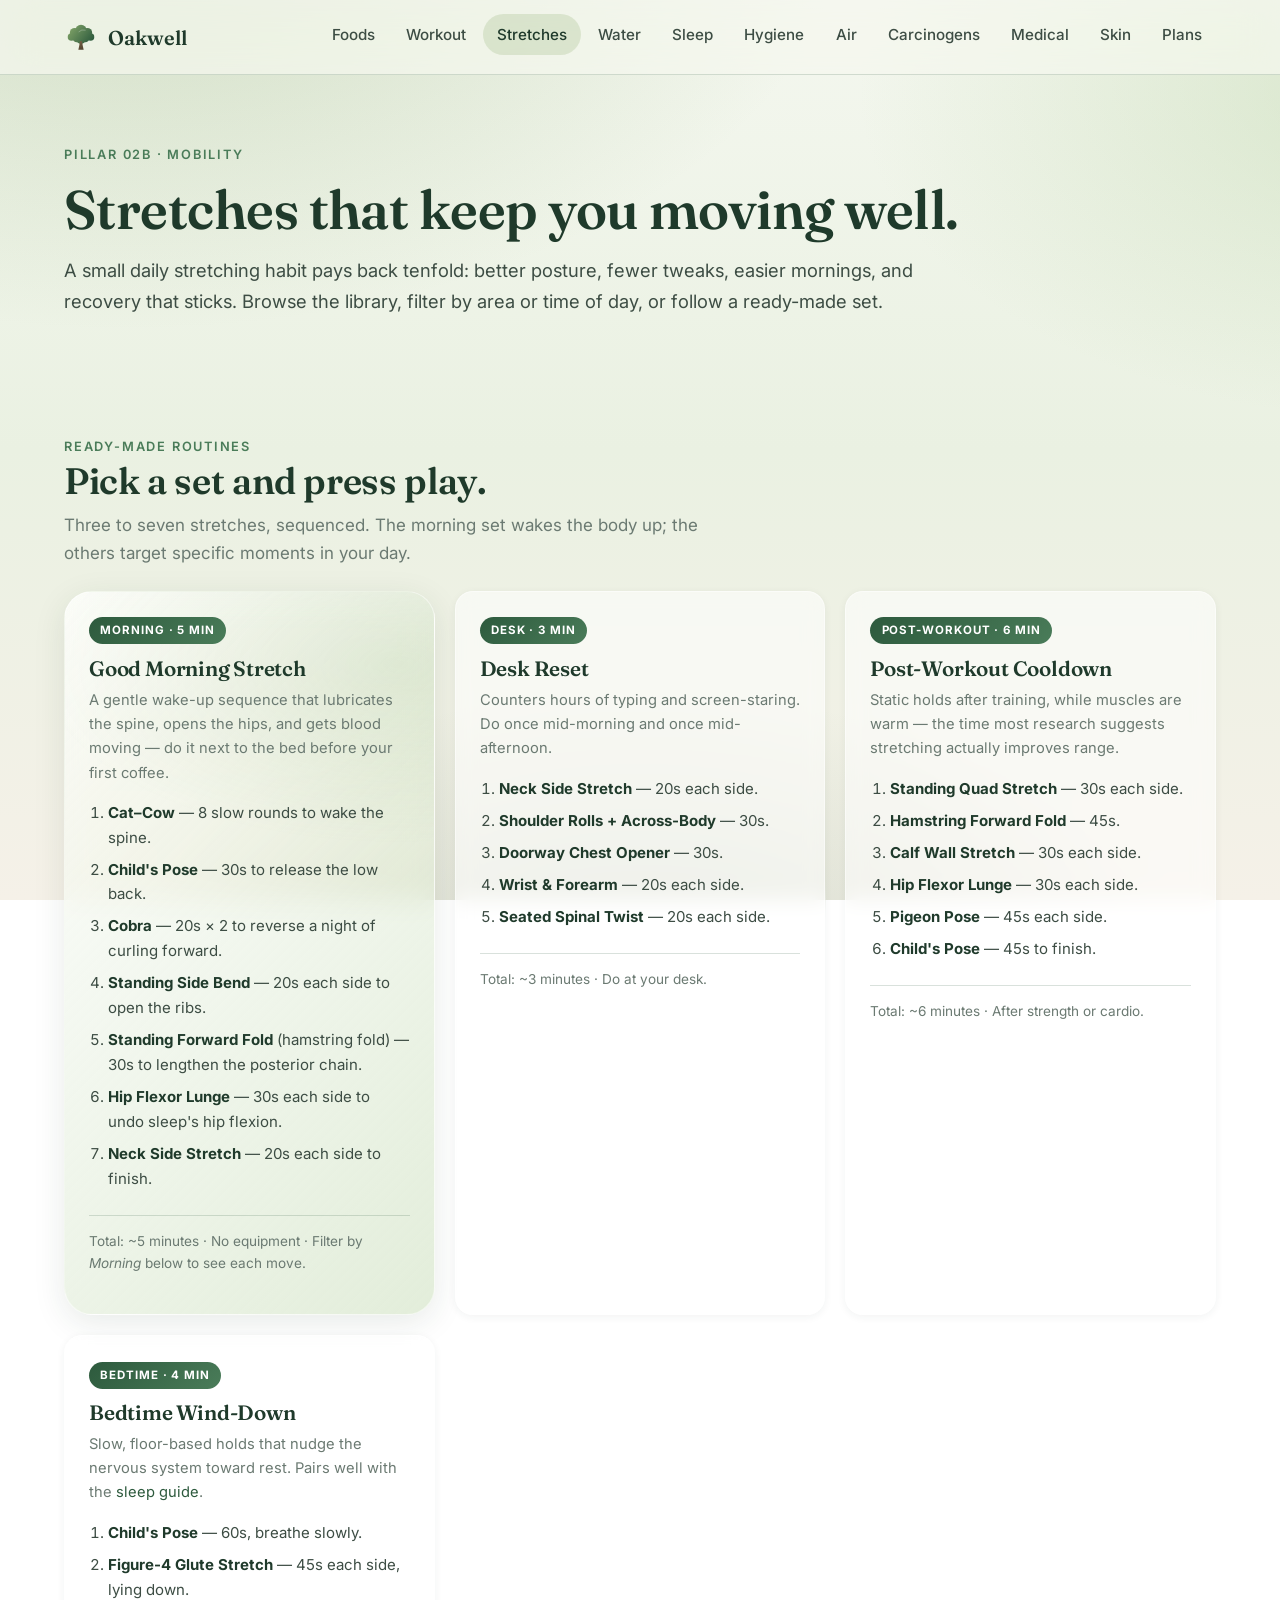
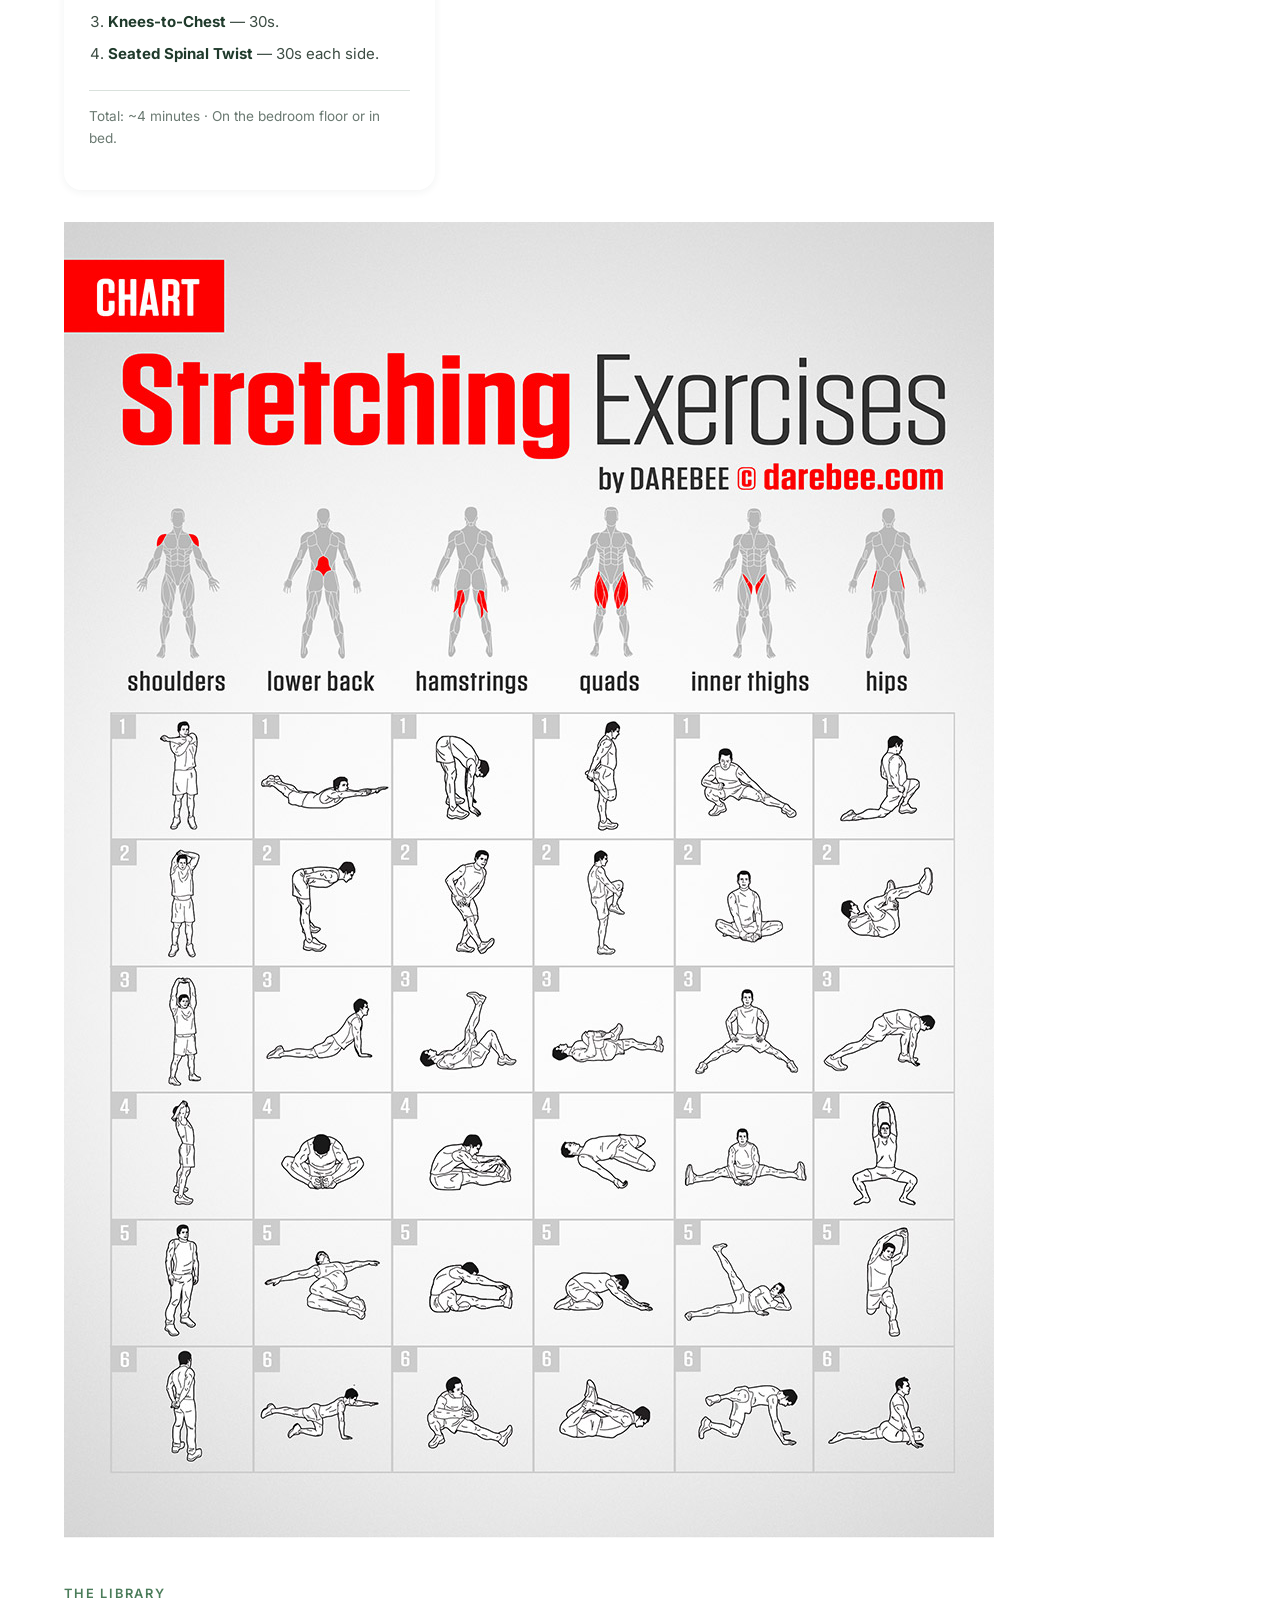
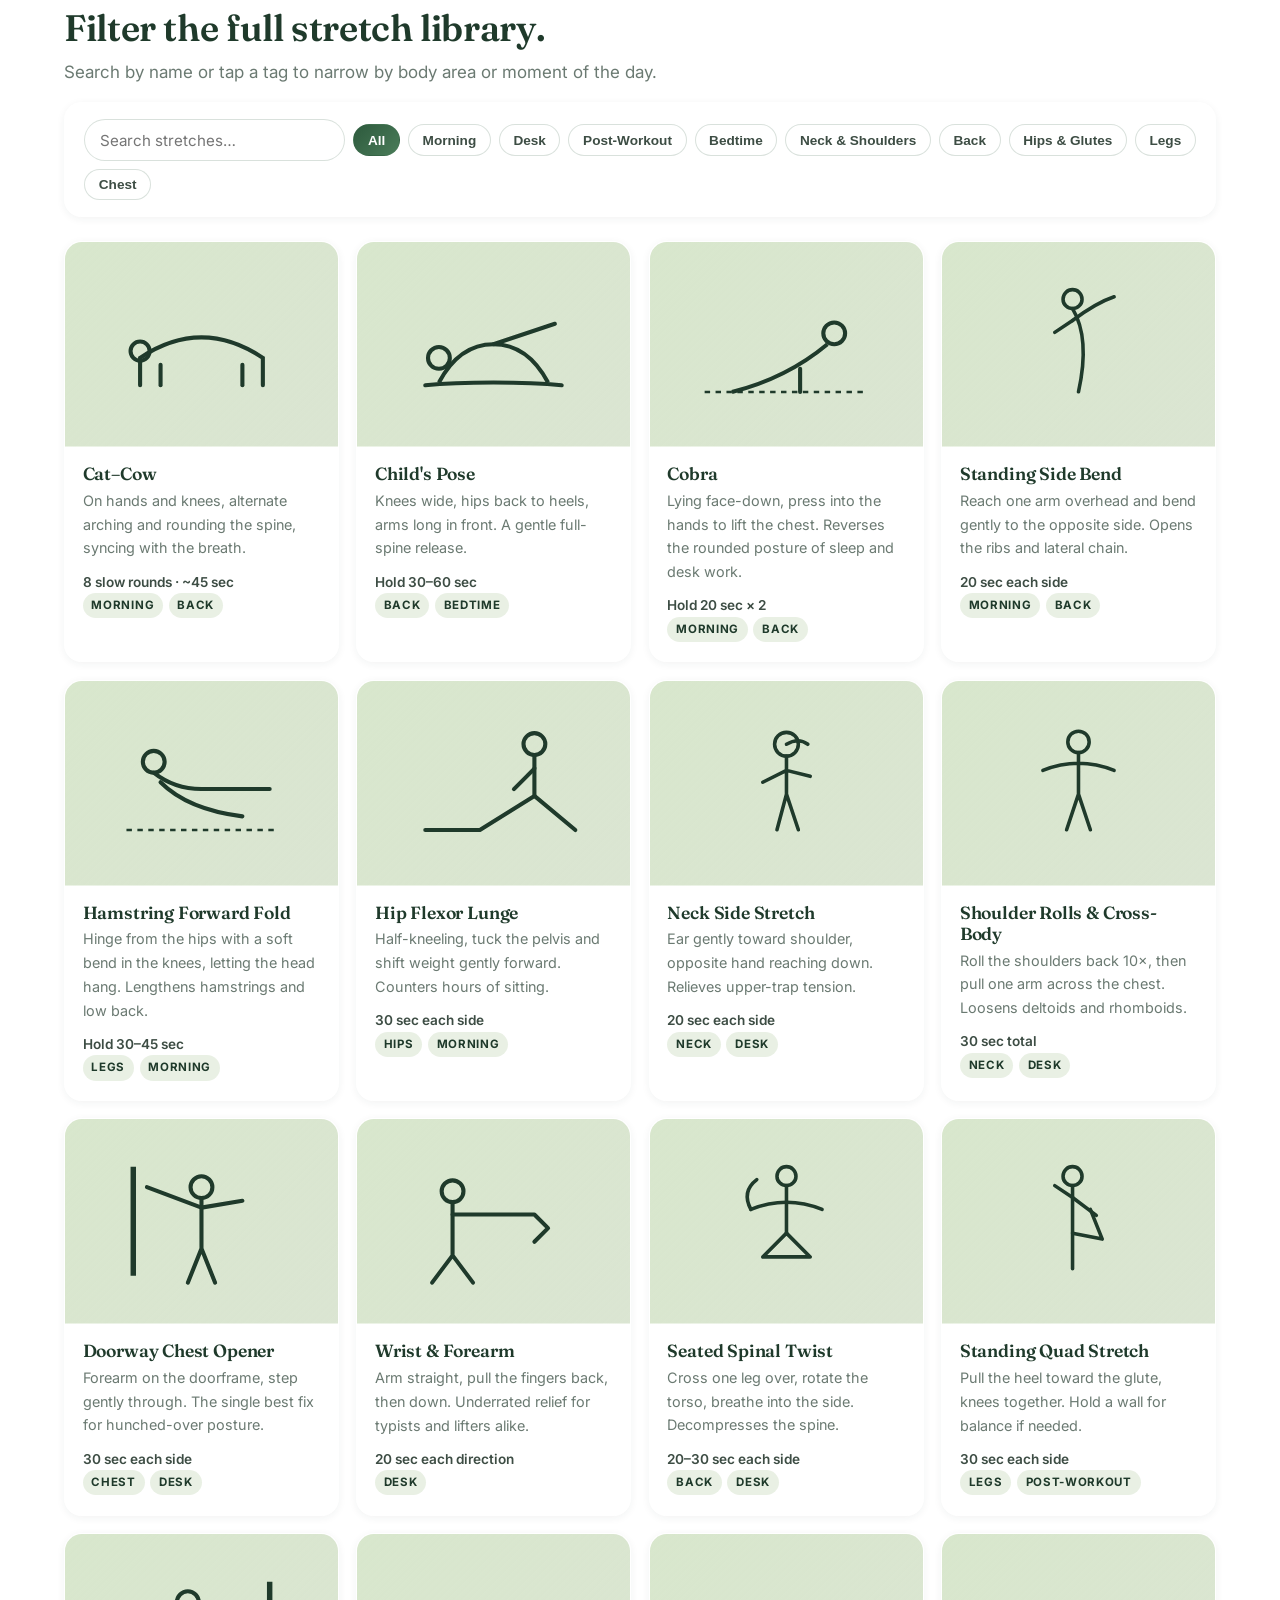
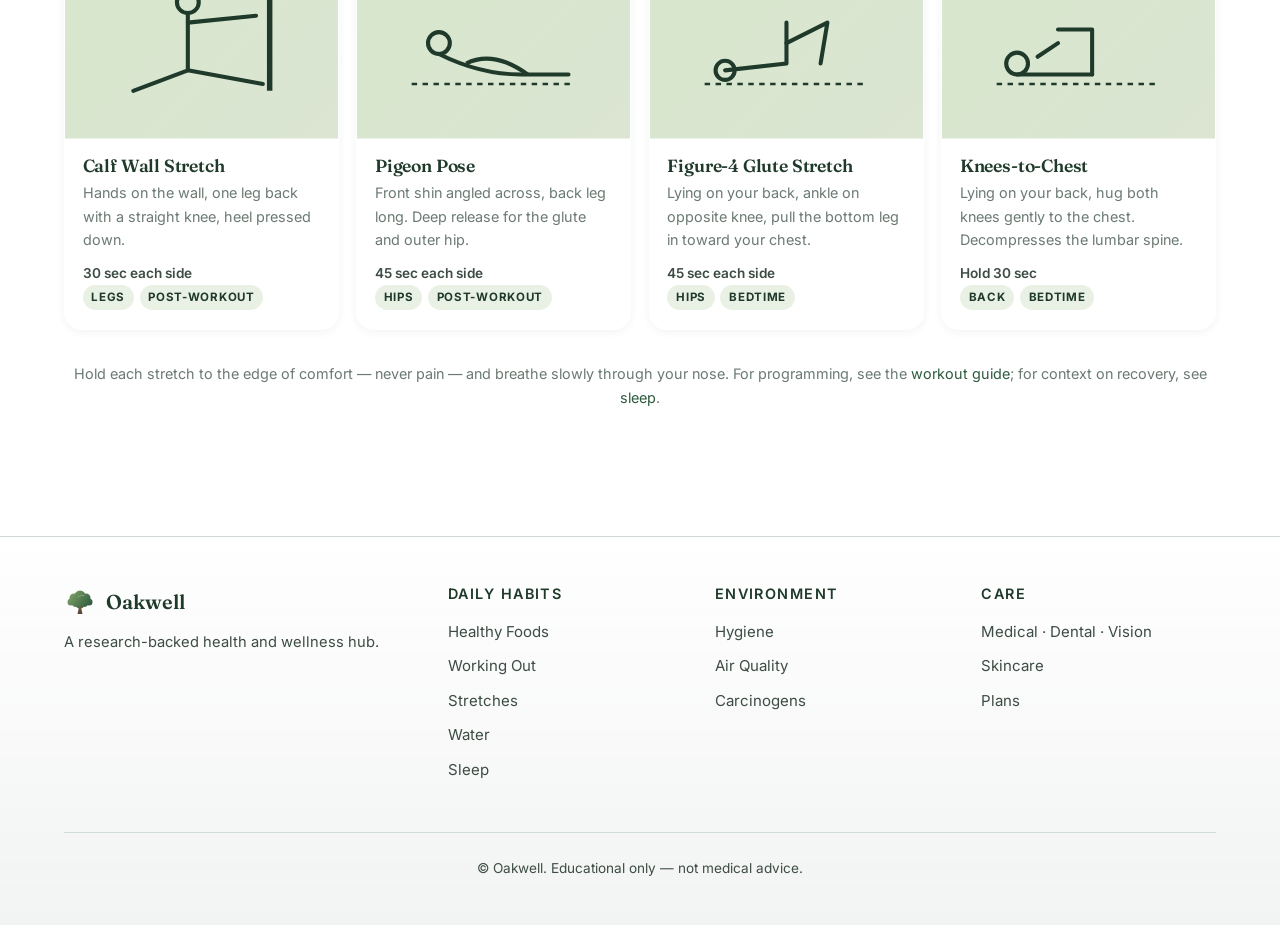
<file: stretches.html>
<!doctype html>
<html lang="en">
<head>
<meta charset="utf-8" />
<meta name="viewport" content="width=device-width,initial-scale=1" />
<title>Stretches — Mobility, Morning Routines &amp; Recovery | Oakwell</title>
<meta name="description" content="A filterable library of stretches for mobility, recovery, desk relief and post-workout cooldowns — plus ready-to-go sets including a 5-minute morning stretch routine." />
<meta name="keywords" content="stretches, morning stretch, mobility, flexibility, desk stretches, post-workout cooldown, bedtime stretches" />
<link rel="canonical" href="https://example.com/stretches.html" />
<meta property="og:type" content="article" />
<meta property="og:title" content="Stretches — A Filterable Library + Routines">
<meta property="og:description" content="Search and filter stretches, then follow ready-made sets for mornings, desk breaks, and after workouts.">
<meta property="og:image" content="assets/images/oak-logo.svg" />
<link rel="icon" type="image/svg+xml" href="assets/images/oak-logo.svg" />
<link rel="preconnect" href="https://fonts.googleapis.com">
<link rel="preconnect" href="https://fonts.gstatic.com" crossorigin>
<link href="https://fonts.googleapis.com/css2?family=Fraunces:opsz,wght@9..144,500;9..144,600&family=Inter:wght@400;500;600;700&display=swap" rel="stylesheet">
<link rel="stylesheet" href="assets/css/style.css" />
<style>
  /* Stretches-specific */
  .filter-bar {
    display: flex; flex-wrap: wrap; gap: .5rem;
    padding: 1rem 1.2rem;
    margin-bottom: 1.5rem;
    align-items: center;
  }
  .filter-bar .search {
    flex: 1 1 220px;
    min-width: 200px;
    padding: .65rem .9rem;
    border-radius: 999px;
    border: 1px solid var(--line);
    background: rgba(255,255,255,.7);
    font-family: inherit;
    font-size: .95rem;
    color: var(--ink);
    outline: none;
  }
  .filter-bar .search:focus { border-color: var(--moss); box-shadow: 0 0 0 3px rgba(135,169,107,.2); }
  .chip {
    display: inline-flex; align-items: center;
    padding: .45rem .85rem;
    border-radius: 999px;
    font-size: .85rem; font-weight: 600;
    color: var(--ink-soft);
    background: rgba(255,255,255,.6);
    border: 1px solid var(--line);
    cursor: pointer;
    transition: background .15s ease, color .15s ease, border-color .15s ease;
  }
  .chip:hover { background: rgba(135,169,107,.18); color: var(--forest-deep); }
  .chip.active {
    background: linear-gradient(135deg, var(--forest), var(--moss));
    color: #fff; border-color: transparent;
  }
  .stretch-grid {
    display: grid;
    grid-template-columns: repeat(auto-fill, minmax(240px, 1fr));
    gap: 1.1rem;
  }
  .stretch-card {
    padding: 0;
    overflow: hidden;
    display: flex; flex-direction: column;
    transition: transform .2s ease, box-shadow .2s ease;
  }
  .stretch-card:hover { transform: translateY(-3px); box-shadow: var(--shadow-lg); }
  .stretch-card .figure {
    aspect-ratio: 4 / 3;
    background: linear-gradient(135deg, rgba(184,211,163,.55), rgba(135,169,107,.30));
    display: flex; align-items: center; justify-content: center;
    border-bottom: 1px solid rgba(255,255,255,.5);
  }
  .stretch-card .figure svg { width: 70%; height: 70%; color: var(--forest-deep); }
  .stretch-card .body { padding: 1rem 1.1rem 1.2rem; }
  .stretch-card h3 { font-size: 1.1rem; margin-bottom: .3rem; }
  .stretch-card p { font-size: .9rem; margin: 0 0 .65rem; color: var(--ink-muted); }
  .stretch-card .meta {
    display: flex; flex-wrap: wrap; gap: .35rem;
    font-size: .72rem; text-transform: uppercase; letter-spacing: .06em;
    color: var(--moss); font-weight: 700;
  }
  .stretch-card .meta span {
    background: rgba(135,169,107,.18);
    padding: .2rem .55rem; border-radius: 999px;
    color: var(--forest-deep);
  }
  .stretch-card .duration {
    margin-top: .65rem; font-size: .85rem; color: var(--ink-soft);
    font-weight: 600;
  }
  .empty-msg {
    grid-column: 1 / -1;
    text-align: center; padding: 2rem; color: var(--ink-muted);
    font-style: italic;
  }
  /* Routine sets */
  .routines {
    display: grid;
    grid-template-columns: repeat(auto-fit, minmax(280px, 1fr));
    gap: 1.25rem;
    margin: 1.5rem 0 2rem;
  }
  .routine { padding: 1.6rem 1.5rem; display: flex; flex-direction: column; }
  .routine .badge {
    align-self: flex-start;
    padding: .25rem .7rem;
    border-radius: 999px;
    font-size: .72rem; font-weight: 700;
    letter-spacing: .08em; text-transform: uppercase;
    color: #fff;
    background: linear-gradient(135deg, var(--forest), var(--moss));
    margin-bottom: .8rem;
  }
  .routine.featured-routine {
    background:
      linear-gradient(135deg, rgba(255,255,255,.78), rgba(184,211,163,.4)),
      radial-gradient(600px 300px at 90% 10%, rgba(135,169,107,.45), transparent 60%);
  }
  .routine h3 { margin-bottom: .35rem; }
  .routine .summary { font-size: .92rem; color: var(--ink-muted); margin-bottom: 1rem; }
  .routine ol { padding-left: 1.2rem; margin: 0; font-size: .94rem; }
  .routine ol li { margin-bottom: .45rem; }
  .routine ol li strong { color: var(--forest-deep); }
  .routine .total {
    margin-top: 1rem; padding-top: .9rem;
    border-top: 1px solid var(--line);
    font-size: .85rem; color: var(--ink-muted);
  }
</style>
</head>
<body>

<header class="nav"><div class="nav-inner">
  <a class="brand" href="index.html"><img src="assets/images/oak-logo.svg" alt="" width="34" height="34"><span>Oakwell</span></a>
  <button class="nav-toggle" aria-label="Open menu" aria-expanded="false">☰</button>
  <nav><ul class="nav-links">
    <li><a href="foods.html">Foods</a></li><li><a href="workout.html">Workout</a></li><li><a href="stretches.html">Stretches</a></li><li><a href="water.html">Water</a></li>
    <li><a href="sleep.html">Sleep</a></li><li><a href="hygiene.html">Hygiene</a></li><li><a href="air-quality.html">Air</a></li>
    <li><a href="carcinogens.html">Carcinogens</a></li><li><a href="medical.html">Medical</a></li><li><a href="skincare.html">Skin</a></li>
    <li><a href="plans.html">Plans</a></li>
  </ul></nav>
</div></header>

<!-- Reusable SVG icons -->
<svg width="0" height="0" style="position:absolute" aria-hidden="true">
  <defs>
    <!-- Head + body base used in figures -->
    <symbol id="fig-neck" viewBox="0 0 120 120">
      <!-- Neck side stretch -->
      <circle cx="60" cy="28" r="10" fill="none" stroke="currentColor" stroke-width="3"/>
      <path d="M60 38 L60 70 M60 50 L40 60 M60 50 L80 55 M60 70 L52 100 M60 70 L70 100" fill="none" stroke="currentColor" stroke-width="3" stroke-linecap="round"/>
      <path d="M60 28 Q70 22 78 28" fill="none" stroke="currentColor" stroke-width="3" stroke-linecap="round"/>
    </symbol>
    <symbol id="fig-shoulder" viewBox="0 0 120 120">
      <circle cx="60" cy="26" r="9" fill="none" stroke="currentColor" stroke-width="3"/>
      <path d="M60 35 L60 70 M30 50 Q60 38 90 50 M60 70 L50 100 M60 70 L70 100" fill="none" stroke="currentColor" stroke-width="3" stroke-linecap="round"/>
    </symbol>
    <symbol id="fig-childpose" viewBox="0 0 140 100">
      <!-- Person kneeling forward -->
      <path d="M20 80 Q40 78 70 78 Q100 78 120 80" fill="none" stroke="currentColor" stroke-width="3" stroke-linecap="round"/>
      <path d="M30 78 Q45 50 70 50 Q95 50 110 78" fill="none" stroke="currentColor" stroke-width="3"/>
      <circle cx="30" cy="60" r="8" fill="none" stroke="currentColor" stroke-width="3"/>
      <path d="M70 50 L115 35" fill="none" stroke="currentColor" stroke-width="3" stroke-linecap="round"/>
    </symbol>
    <symbol id="fig-catcow" viewBox="0 0 140 100">
      <!-- Tabletop arched back -->
      <path d="M25 80 L25 60 Q70 30 115 60 L115 80" fill="none" stroke="currentColor" stroke-width="3" stroke-linecap="round"/>
      <circle cx="25" cy="55" r="7" fill="none" stroke="currentColor" stroke-width="3"/>
      <line x1="40" y1="65" x2="40" y2="80" stroke="currentColor" stroke-width="3" stroke-linecap="round"/>
      <line x1="100" y1="65" x2="100" y2="80" stroke="currentColor" stroke-width="3" stroke-linecap="round"/>
    </symbol>
    <symbol id="fig-hip" viewBox="0 0 140 100">
      <!-- Hip flexor lunge -->
      <circle cx="100" cy="22" r="8" fill="none" stroke="currentColor" stroke-width="3"/>
      <path d="M100 30 L100 60 L60 85 L20 85" fill="none" stroke="currentColor" stroke-width="3" stroke-linecap="round" stroke-linejoin="round"/>
      <path d="M100 60 L130 85" fill="none" stroke="currentColor" stroke-width="3" stroke-linecap="round"/>
      <path d="M100 40 L85 55" fill="none" stroke="currentColor" stroke-width="3" stroke-linecap="round"/>
    </symbol>
    <symbol id="fig-hamstring" viewBox="0 0 140 100">
      <!-- Seated forward fold -->
      <circle cx="35" cy="35" r="8" fill="none" stroke="currentColor" stroke-width="3"/>
      <path d="M35 43 Q50 55 70 55 L120 55" fill="none" stroke="currentColor" stroke-width="3" stroke-linecap="round"/>
      <path d="M40 50 Q60 70 100 75" fill="none" stroke="currentColor" stroke-width="3" stroke-linecap="round"/>
      <line x1="15" y1="85" x2="125" y2="85" stroke="currentColor" stroke-width="2" stroke-dasharray="4 4"/>
    </symbol>
    <symbol id="fig-quad" viewBox="0 0 120 120">
      <!-- Standing quad stretch -->
      <circle cx="55" cy="22" r="8" fill="none" stroke="currentColor" stroke-width="3"/>
      <path d="M55 30 L55 70 L55 100" fill="none" stroke="currentColor" stroke-width="3" stroke-linecap="round"/>
      <path d="M55 70 L80 75 L70 50" fill="none" stroke="currentColor" stroke-width="3" stroke-linecap="round" stroke-linejoin="round"/>
      <path d="M55 40 L75 55" fill="none" stroke="currentColor" stroke-width="3" stroke-linecap="round"/>
      <path d="M55 40 L40 30" fill="none" stroke="currentColor" stroke-width="3" stroke-linecap="round"/>
    </symbol>
    <symbol id="fig-calf" viewBox="0 0 140 100">
      <!-- Calf stretch against wall -->
      <line x1="120" y1="10" x2="120" y2="90" stroke="currentColor" stroke-width="4"/>
      <circle cx="60" cy="25" r="8" fill="none" stroke="currentColor" stroke-width="3"/>
      <path d="M60 33 L60 75 L20 90" fill="none" stroke="currentColor" stroke-width="3" stroke-linecap="round" stroke-linejoin="round"/>
      <path d="M60 75 L115 85" fill="none" stroke="currentColor" stroke-width="3" stroke-linecap="round"/>
      <path d="M60 40 L110 35" fill="none" stroke="currentColor" stroke-width="3" stroke-linecap="round"/>
    </symbol>
    <symbol id="fig-cobra" viewBox="0 0 140 100">
      <!-- Cobra / upward dog -->
      <path d="M10 85 L130 85" fill="none" stroke="currentColor" stroke-width="2" stroke-dasharray="4 4"/>
      <path d="M30 85 Q70 75 100 50" fill="none" stroke="currentColor" stroke-width="3"/>
      <circle cx="105" cy="42" r="8" fill="none" stroke="currentColor" stroke-width="3"/>
      <line x1="80" y1="68" x2="80" y2="85" stroke="currentColor" stroke-width="3" stroke-linecap="round"/>
    </symbol>
    <symbol id="fig-twist" viewBox="0 0 120 120">
      <!-- Seated spinal twist -->
      <circle cx="60" cy="22" r="8" fill="none" stroke="currentColor" stroke-width="3"/>
      <path d="M60 30 L60 70" fill="none" stroke="currentColor" stroke-width="3" stroke-linecap="round"/>
      <path d="M30 50 Q60 38 90 50" fill="none" stroke="currentColor" stroke-width="3" stroke-linecap="round"/>
      <path d="M60 70 L40 90 L80 90 L60 70" fill="none" stroke="currentColor" stroke-width="3" stroke-linejoin="round"/>
      <path d="M30 50 Q22 35 35 25" fill="none" stroke="currentColor" stroke-width="3" stroke-linecap="round"/>
    </symbol>
    <symbol id="fig-figure4" viewBox="0 0 140 100">
      <!-- Lying figure-4 glute stretch -->
      <line x1="10" y1="85" x2="130" y2="85" stroke="currentColor" stroke-width="2" stroke-dasharray="4 4"/>
      <circle cx="25" cy="75" r="7" fill="none" stroke="currentColor" stroke-width="3"/>
      <path d="M25 75 L70 70 L70 40" fill="none" stroke="currentColor" stroke-width="3" stroke-linecap="round" stroke-linejoin="round"/>
      <path d="M70 55 L100 40 L95 70" fill="none" stroke="currentColor" stroke-width="3" stroke-linecap="round" stroke-linejoin="round"/>
    </symbol>
    <symbol id="fig-chest" viewBox="0 0 140 100">
      <!-- Doorway chest stretch -->
      <line x1="20" y1="10" x2="20" y2="90" stroke="currentColor" stroke-width="4"/>
      <circle cx="70" cy="25" r="8" fill="none" stroke="currentColor" stroke-width="3"/>
      <path d="M70 33 L70 70 L60 95 M70 70 L80 95" fill="none" stroke="currentColor" stroke-width="3" stroke-linecap="round"/>
      <path d="M70 40 L30 25" fill="none" stroke="currentColor" stroke-width="3" stroke-linecap="round"/>
      <path d="M70 40 L100 35" fill="none" stroke="currentColor" stroke-width="3" stroke-linecap="round"/>
    </symbol>
    <symbol id="fig-wrist" viewBox="0 0 140 100">
      <!-- Wrist / forearm stretch -->
      <circle cx="40" cy="28" r="8" fill="none" stroke="currentColor" stroke-width="3"/>
      <path d="M40 36 L40 75 M40 75 L25 95 M40 75 L55 95" fill="none" stroke="currentColor" stroke-width="3" stroke-linecap="round"/>
      <path d="M40 45 L100 45 L110 55 L100 65" fill="none" stroke="currentColor" stroke-width="3" stroke-linecap="round" stroke-linejoin="round"/>
    </symbol>
    <symbol id="fig-pigeon" viewBox="0 0 140 100">
      <!-- Pigeon pose -->
      <line x1="10" y1="85" x2="130" y2="85" stroke="currentColor" stroke-width="2" stroke-dasharray="4 4"/>
      <circle cx="30" cy="55" r="8" fill="none" stroke="currentColor" stroke-width="3"/>
      <path d="M30 63 Q60 78 90 78 L125 78" fill="none" stroke="currentColor" stroke-width="3" stroke-linecap="round"/>
      <path d="M50 70 Q70 60 95 78" fill="none" stroke="currentColor" stroke-width="3"/>
    </symbol>
    <symbol id="fig-side" viewBox="0 0 120 120">
      <!-- Standing side bend -->
      <circle cx="55" cy="22" r="8" fill="none" stroke="currentColor" stroke-width="3"/>
      <path d="M55 30 Q70 55 60 100" fill="none" stroke="currentColor" stroke-width="3" stroke-linecap="round"/>
      <path d="M55 40 Q75 25 90 20" fill="none" stroke="currentColor" stroke-width="3" stroke-linecap="round"/>
      <path d="M55 40 L40 50" fill="none" stroke="currentColor" stroke-width="3" stroke-linecap="round"/>
    </symbol>
    <symbol id="fig-knees" viewBox="0 0 140 100">
      <!-- Knees to chest -->
      <line x1="10" y1="85" x2="130" y2="85" stroke="currentColor" stroke-width="2" stroke-dasharray="4 4"/>
      <circle cx="25" cy="70" r="8" fill="none" stroke="currentColor" stroke-width="3"/>
      <path d="M25 78 L80 78" fill="none" stroke="currentColor" stroke-width="3" stroke-linecap="round"/>
      <path d="M80 78 L80 45 L55 45" fill="none" stroke="currentColor" stroke-width="3" stroke-linecap="round" stroke-linejoin="round"/>
      <path d="M55 55 L40 65" fill="none" stroke="currentColor" stroke-width="3" stroke-linecap="round"/>
    </symbol>
  </defs>
</svg>

<main>

<section class="page-head"><div class="container reveal">
  <span class="eyebrow">Pillar 02b · Mobility</span>
  <h1>Stretches that keep you moving well.</h1>
  <p class="lede">A small daily stretching habit pays back tenfold: better posture, fewer tweaks, easier mornings, and recovery that sticks. Browse the library, filter by area or time of day, or follow a ready-made set.</p>
</div></section>

<section><div class="container">

  <div class="section-head reveal" style="text-align:left; margin-bottom:1.2rem;">
    <span class="eyebrow">Ready-Made Routines</span>
    <h2>Pick a set and press play.</h2>
    <p style="margin:0;">Three to seven stretches, sequenced. The morning set wakes the body up; the others target specific moments in your day.</p>
  </div>

  <div class="routines">
    <div class="routine glass featured-routine reveal">
      <span class="badge">Morning · 5 min</span>
      <h3>Good Morning Stretch</h3>
      <p class="summary">A gentle wake-up sequence that lubricates the spine, opens the hips, and gets blood moving — do it next to the bed before your first coffee.</p>
      <ol>
        <li><strong>Cat–Cow</strong> — 8 slow rounds to wake the spine.</li>
        <li><strong>Child's Pose</strong> — 30s to release the low back.</li>
        <li><strong>Cobra</strong> — 20s × 2 to reverse a night of curling forward.</li>
        <li><strong>Standing Side Bend</strong> — 20s each side to open the ribs.</li>
        <li><strong>Standing Forward Fold</strong> (hamstring fold) — 30s to lengthen the posterior chain.</li>
        <li><strong>Hip Flexor Lunge</strong> — 30s each side to undo sleep's hip flexion.</li>
        <li><strong>Neck Side Stretch</strong> — 20s each side to finish.</li>
      </ol>
      <p class="total">Total: ~5 minutes · No equipment · Filter by <em>Morning</em> below to see each move.</p>
    </div>

    <div class="routine glass-soft reveal">
      <span class="badge">Desk · 3 min</span>
      <h3>Desk Reset</h3>
      <p class="summary">Counters hours of typing and screen-staring. Do once mid-morning and once mid-afternoon.</p>
      <ol>
        <li><strong>Neck Side Stretch</strong> — 20s each side.</li>
        <li><strong>Shoulder Rolls + Across-Body</strong> — 30s.</li>
        <li><strong>Doorway Chest Opener</strong> — 30s.</li>
        <li><strong>Wrist &amp; Forearm</strong> — 20s each side.</li>
        <li><strong>Seated Spinal Twist</strong> — 20s each side.</li>
      </ol>
      <p class="total">Total: ~3 minutes · Do at your desk.</p>
    </div>

    <div class="routine glass-soft reveal">
      <span class="badge">Post-Workout · 6 min</span>
      <h3>Post-Workout Cooldown</h3>
      <p class="summary">Static holds after training, while muscles are warm — the time most research suggests stretching actually improves range.</p>
      <ol>
        <li><strong>Standing Quad Stretch</strong> — 30s each side.</li>
        <li><strong>Hamstring Forward Fold</strong> — 45s.</li>
        <li><strong>Calf Wall Stretch</strong> — 30s each side.</li>
        <li><strong>Hip Flexor Lunge</strong> — 30s each side.</li>
        <li><strong>Pigeon Pose</strong> — 45s each side.</li>
        <li><strong>Child's Pose</strong> — 45s to finish.</li>
      </ol>
      <p class="total">Total: ~6 minutes · After strength or cardio.</p>
    </div>

    <div class="routine glass-soft reveal">
      <span class="badge">Bedtime · 4 min</span>
      <h3>Bedtime Wind-Down</h3>
      <p class="summary">Slow, floor-based holds that nudge the nervous system toward rest. Pairs well with the <a href="sleep.html">sleep guide</a>.</p>
      <ol>
        <li><strong>Child's Pose</strong> — 60s, breathe slowly.</li>
        <li><strong>Figure-4 Glute Stretch</strong> — 45s each side, lying down.</li>
        <li><strong>Knees-to-Chest</strong> — 30s.</li>
        <li><strong>Seated Spinal Twist</strong> — 30s each side.</li>
      </ol>
      <p class="total">Total: ~4 minutes · On the bedroom floor or in bed.</p>
    </div>
  </div>

  <div>
    <img src="assets/images/stretching-exercises-chart.jpg"
  </div>

  <div class="section-head reveal" style="text-align:left; margin: 2.5rem 0 1rem;">
    <span class="eyebrow">The Library</span>
    <h2>Filter the full stretch library.</h2>
    <p style="margin:0;">Search by name or tap a tag to narrow by body area or moment of the day.</p>
  </div>

  <div class="filter-bar glass-soft reveal" role="region" aria-label="Filter stretches">
    <input type="search" class="search" id="stretch-search" placeholder="Search stretches…" aria-label="Search stretches" />
    <button class="chip active" data-filter="all">All</button>
    <button class="chip" data-filter="morning">Morning</button>
    <button class="chip" data-filter="desk">Desk</button>
    <button class="chip" data-filter="post-workout">Post-Workout</button>
    <button class="chip" data-filter="bedtime">Bedtime</button>
    <button class="chip" data-filter="neck">Neck &amp; Shoulders</button>
    <button class="chip" data-filter="back">Back</button>
    <button class="chip" data-filter="hips">Hips &amp; Glutes</button>
    <button class="chip" data-filter="legs">Legs</button>
    <button class="chip" data-filter="chest">Chest</button>
  </div>

  <div class="stretch-grid" id="stretch-grid">

    <article class="stretch-card glass-soft reveal" data-tags="morning back desk bedtime" data-name="Cat-Cow">
      <div class="figure"><svg><use href="#fig-catcow"/></svg></div>
      <div class="body">
        <h3>Cat–Cow</h3>
        <p>On hands and knees, alternate arching and rounding the spine, syncing with the breath.</p>
        <div class="duration">8 slow rounds · ~45 sec</div>
        <div class="meta"><span>Morning</span><span>Back</span></div>
      </div>
    </article>

    <article class="stretch-card glass-soft reveal" data-tags="morning back bedtime post-workout" data-name="Child's Pose">
      <div class="figure"><svg><use href="#fig-childpose"/></svg></div>
      <div class="body">
        <h3>Child's Pose</h3>
        <p>Knees wide, hips back to heels, arms long in front. A gentle full-spine release.</p>
        <div class="duration">Hold 30–60 sec</div>
        <div class="meta"><span>Back</span><span>Bedtime</span></div>
      </div>
    </article>

    <article class="stretch-card glass-soft reveal" data-tags="morning back" data-name="Cobra">
      <div class="figure"><svg><use href="#fig-cobra"/></svg></div>
      <div class="body">
        <h3>Cobra</h3>
        <p>Lying face-down, press into the hands to lift the chest. Reverses the rounded posture of sleep and desk work.</p>
        <div class="duration">Hold 20 sec × 2</div>
        <div class="meta"><span>Morning</span><span>Back</span></div>
      </div>
    </article>

    <article class="stretch-card glass-soft reveal" data-tags="morning back desk" data-name="Standing Side Bend">
      <div class="figure"><svg><use href="#fig-side"/></svg></div>
      <div class="body">
        <h3>Standing Side Bend</h3>
        <p>Reach one arm overhead and bend gently to the opposite side. Opens the ribs and lateral chain.</p>
        <div class="duration">20 sec each side</div>
        <div class="meta"><span>Morning</span><span>Back</span></div>
      </div>
    </article>

    <article class="stretch-card glass-soft reveal" data-tags="morning post-workout legs" data-name="Hamstring Forward Fold">
      <div class="figure"><svg><use href="#fig-hamstring"/></svg></div>
      <div class="body">
        <h3>Hamstring Forward Fold</h3>
        <p>Hinge from the hips with a soft bend in the knees, letting the head hang. Lengthens hamstrings and low back.</p>
        <div class="duration">Hold 30–45 sec</div>
        <div class="meta"><span>Legs</span><span>Morning</span></div>
      </div>
    </article>

    <article class="stretch-card glass-soft reveal" data-tags="morning post-workout hips" data-name="Hip Flexor Lunge">
      <div class="figure"><svg><use href="#fig-hip"/></svg></div>
      <div class="body">
        <h3>Hip Flexor Lunge</h3>
        <p>Half-kneeling, tuck the pelvis and shift weight gently forward. Counters hours of sitting.</p>
        <div class="duration">30 sec each side</div>
        <div class="meta"><span>Hips</span><span>Morning</span></div>
      </div>
    </article>

    <article class="stretch-card glass-soft reveal" data-tags="morning desk neck" data-name="Neck Side Stretch">
      <div class="figure"><svg><use href="#fig-neck"/></svg></div>
      <div class="body">
        <h3>Neck Side Stretch</h3>
        <p>Ear gently toward shoulder, opposite hand reaching down. Relieves upper-trap tension.</p>
        <div class="duration">20 sec each side</div>
        <div class="meta"><span>Neck</span><span>Desk</span></div>
      </div>
    </article>

    <article class="stretch-card glass-soft reveal" data-tags="desk neck" data-name="Shoulder Rolls & Cross-Body">
      <div class="figure"><svg><use href="#fig-shoulder"/></svg></div>
      <div class="body">
        <h3>Shoulder Rolls &amp; Cross-Body</h3>
        <p>Roll the shoulders back 10×, then pull one arm across the chest. Loosens deltoids and rhomboids.</p>
        <div class="duration">30 sec total</div>
        <div class="meta"><span>Neck</span><span>Desk</span></div>
      </div>
    </article>

    <article class="stretch-card glass-soft reveal" data-tags="desk chest" data-name="Doorway Chest Opener">
      <div class="figure"><svg><use href="#fig-chest"/></svg></div>
      <div class="body">
        <h3>Doorway Chest Opener</h3>
        <p>Forearm on the doorframe, step gently through. The single best fix for hunched-over posture.</p>
        <div class="duration">30 sec each side</div>
        <div class="meta"><span>Chest</span><span>Desk</span></div>
      </div>
    </article>

    <article class="stretch-card glass-soft reveal" data-tags="desk" data-name="Wrist & Forearm">
      <div class="figure"><svg><use href="#fig-wrist"/></svg></div>
      <div class="body">
        <h3>Wrist &amp; Forearm</h3>
        <p>Arm straight, pull the fingers back, then down. Underrated relief for typists and lifters alike.</p>
        <div class="duration">20 sec each direction</div>
        <div class="meta"><span>Desk</span></div>
      </div>
    </article>

    <article class="stretch-card glass-soft reveal" data-tags="desk bedtime back" data-name="Seated Spinal Twist">
      <div class="figure"><svg><use href="#fig-twist"/></svg></div>
      <div class="body">
        <h3>Seated Spinal Twist</h3>
        <p>Cross one leg over, rotate the torso, breathe into the side. Decompresses the spine.</p>
        <div class="duration">20–30 sec each side</div>
        <div class="meta"><span>Back</span><span>Desk</span></div>
      </div>
    </article>

    <article class="stretch-card glass-soft reveal" data-tags="post-workout legs" data-name="Standing Quad Stretch">
      <div class="figure"><svg><use href="#fig-quad"/></svg></div>
      <div class="body">
        <h3>Standing Quad Stretch</h3>
        <p>Pull the heel toward the glute, knees together. Hold a wall for balance if needed.</p>
        <div class="duration">30 sec each side</div>
        <div class="meta"><span>Legs</span><span>Post-Workout</span></div>
      </div>
    </article>

    <article class="stretch-card glass-soft reveal" data-tags="post-workout legs" data-name="Calf Wall Stretch">
      <div class="figure"><svg><use href="#fig-calf"/></svg></div>
      <div class="body">
        <h3>Calf Wall Stretch</h3>
        <p>Hands on the wall, one leg back with a straight knee, heel pressed down.</p>
        <div class="duration">30 sec each side</div>
        <div class="meta"><span>Legs</span><span>Post-Workout</span></div>
      </div>
    </article>

    <article class="stretch-card glass-soft reveal" data-tags="post-workout hips bedtime" data-name="Pigeon Pose">
      <div class="figure"><svg><use href="#fig-pigeon"/></svg></div>
      <div class="body">
        <h3>Pigeon Pose</h3>
        <p>Front shin angled across, back leg long. Deep release for the glute and outer hip.</p>
        <div class="duration">45 sec each side</div>
        <div class="meta"><span>Hips</span><span>Post-Workout</span></div>
      </div>
    </article>

    <article class="stretch-card glass-soft reveal" data-tags="bedtime hips" data-name="Figure-4 Glute Stretch">
      <div class="figure"><svg><use href="#fig-figure4"/></svg></div>
      <div class="body">
        <h3>Figure-4 Glute Stretch</h3>
        <p>Lying on your back, ankle on opposite knee, pull the bottom leg in toward your chest.</p>
        <div class="duration">45 sec each side</div>
        <div class="meta"><span>Hips</span><span>Bedtime</span></div>
      </div>
    </article>

    <article class="stretch-card glass-soft reveal" data-tags="bedtime back" data-name="Knees-to-Chest">
      <div class="figure"><svg><use href="#fig-knees"/></svg></div>
      <div class="body">
        <h3>Knees-to-Chest</h3>
        <p>Lying on your back, hug both knees gently to the chest. Decompresses the lumbar spine.</p>
        <div class="duration">Hold 30 sec</div>
        <div class="meta"><span>Back</span><span>Bedtime</span></div>
      </div>
    </article>

  </div>

  <p style="margin-top:2rem; text-align:center; color: var(--ink-muted); font-size:.9rem;">
    Hold each stretch to the edge of comfort — never pain — and breathe slowly through your nose.
    For programming, see the <a href="workout.html">workout guide</a>; for context on recovery, see <a href="sleep.html">sleep</a>.
  </p>

</div></section>

</main>

<footer><div class="container">
  <div class="footer-grid">
    <div><div class="brand" style="margin-bottom:.75rem;"><img src="assets/images/oak-logo.svg" alt="" width="32" height="32"><span>Oakwell</span></div><p style="font-size:.92rem;">A research-backed health and wellness hub.</p></div>
    <div><h4>Daily Habits</h4><ul><li><a href="foods.html">Healthy Foods</a></li><li><a href="workout.html">Working Out</a></li><li><a href="stretches.html">Stretches</a></li><li><a href="water.html">Water</a></li><li><a href="sleep.html">Sleep</a></li></ul></div>
    <div><h4>Environment</h4><ul><li><a href="hygiene.html">Hygiene</a></li><li><a href="air-quality.html">Air Quality</a></li><li><a href="carcinogens.html">Carcinogens</a></li></ul></div>
    <div><h4>Care</h4><ul><li><a href="medical.html">Medical · Dental · Vision</a></li><li><a href="skincare.html">Skincare</a></li><li><a href="plans.html">Plans</a></li></ul></div>
  </div>
  <div class="footer-bottom"><p>© Oakwell. Educational only — not medical advice.</p></div>
</div></footer>

<script src="assets/js/main.js"></script>
<script>
  (function () {
    const grid = document.getElementById('stretch-grid');
    const cards = Array.from(grid.querySelectorAll('.stretch-card'));
    const chips = Array.from(document.querySelectorAll('.filter-bar .chip'));
    const search = document.getElementById('stretch-search');
    let activeFilter = 'all';

    function apply() {
      const q = search.value.trim().toLowerCase();
      let visible = 0;
      cards.forEach(card => {
        const tags = (card.dataset.tags || '').toLowerCase();
        const name = (card.dataset.name || '').toLowerCase();
        const matchFilter = activeFilter === 'all' || tags.split(/\s+/).includes(activeFilter);
        const matchSearch = !q || name.includes(q) || tags.includes(q);
        const show = matchFilter && matchSearch;
        card.style.display = show ? '' : 'none';
        if (show) visible++;
      });
      let empty = grid.querySelector('.empty-msg');
      if (!visible) {
        if (!empty) {
          empty = document.createElement('p');
          empty.className = 'empty-msg';
          empty.textContent = 'No stretches match — try clearing the search or selecting "All".';
          grid.appendChild(empty);
        }
      } else if (empty) {
        empty.remove();
      }
    }

    chips.forEach(chip => {
      chip.addEventListener('click', () => {
        chips.forEach(c => c.classList.remove('active'));
        chip.classList.add('active');
        activeFilter = chip.dataset.filter;
        apply();
      });
    });
    search.addEventListener('input', apply);
  })();
</script>
</body>
</html>
</file>
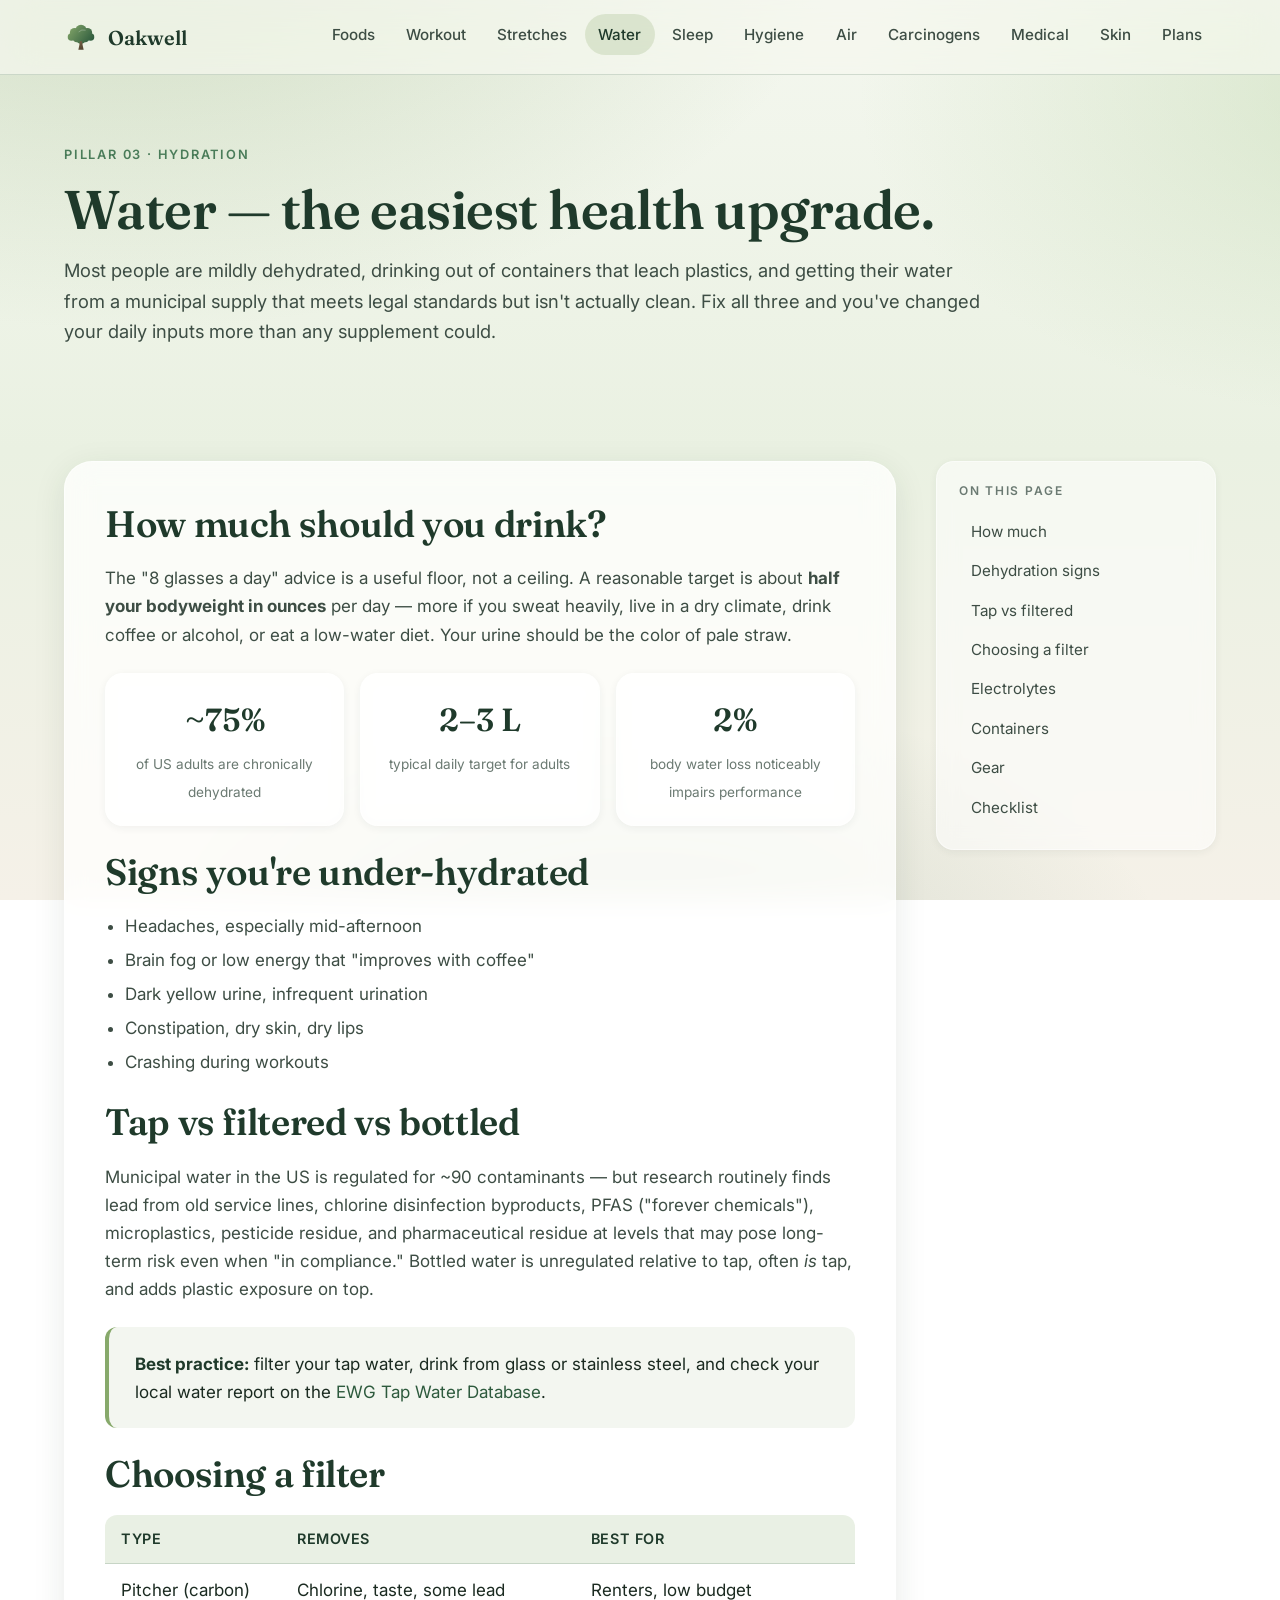
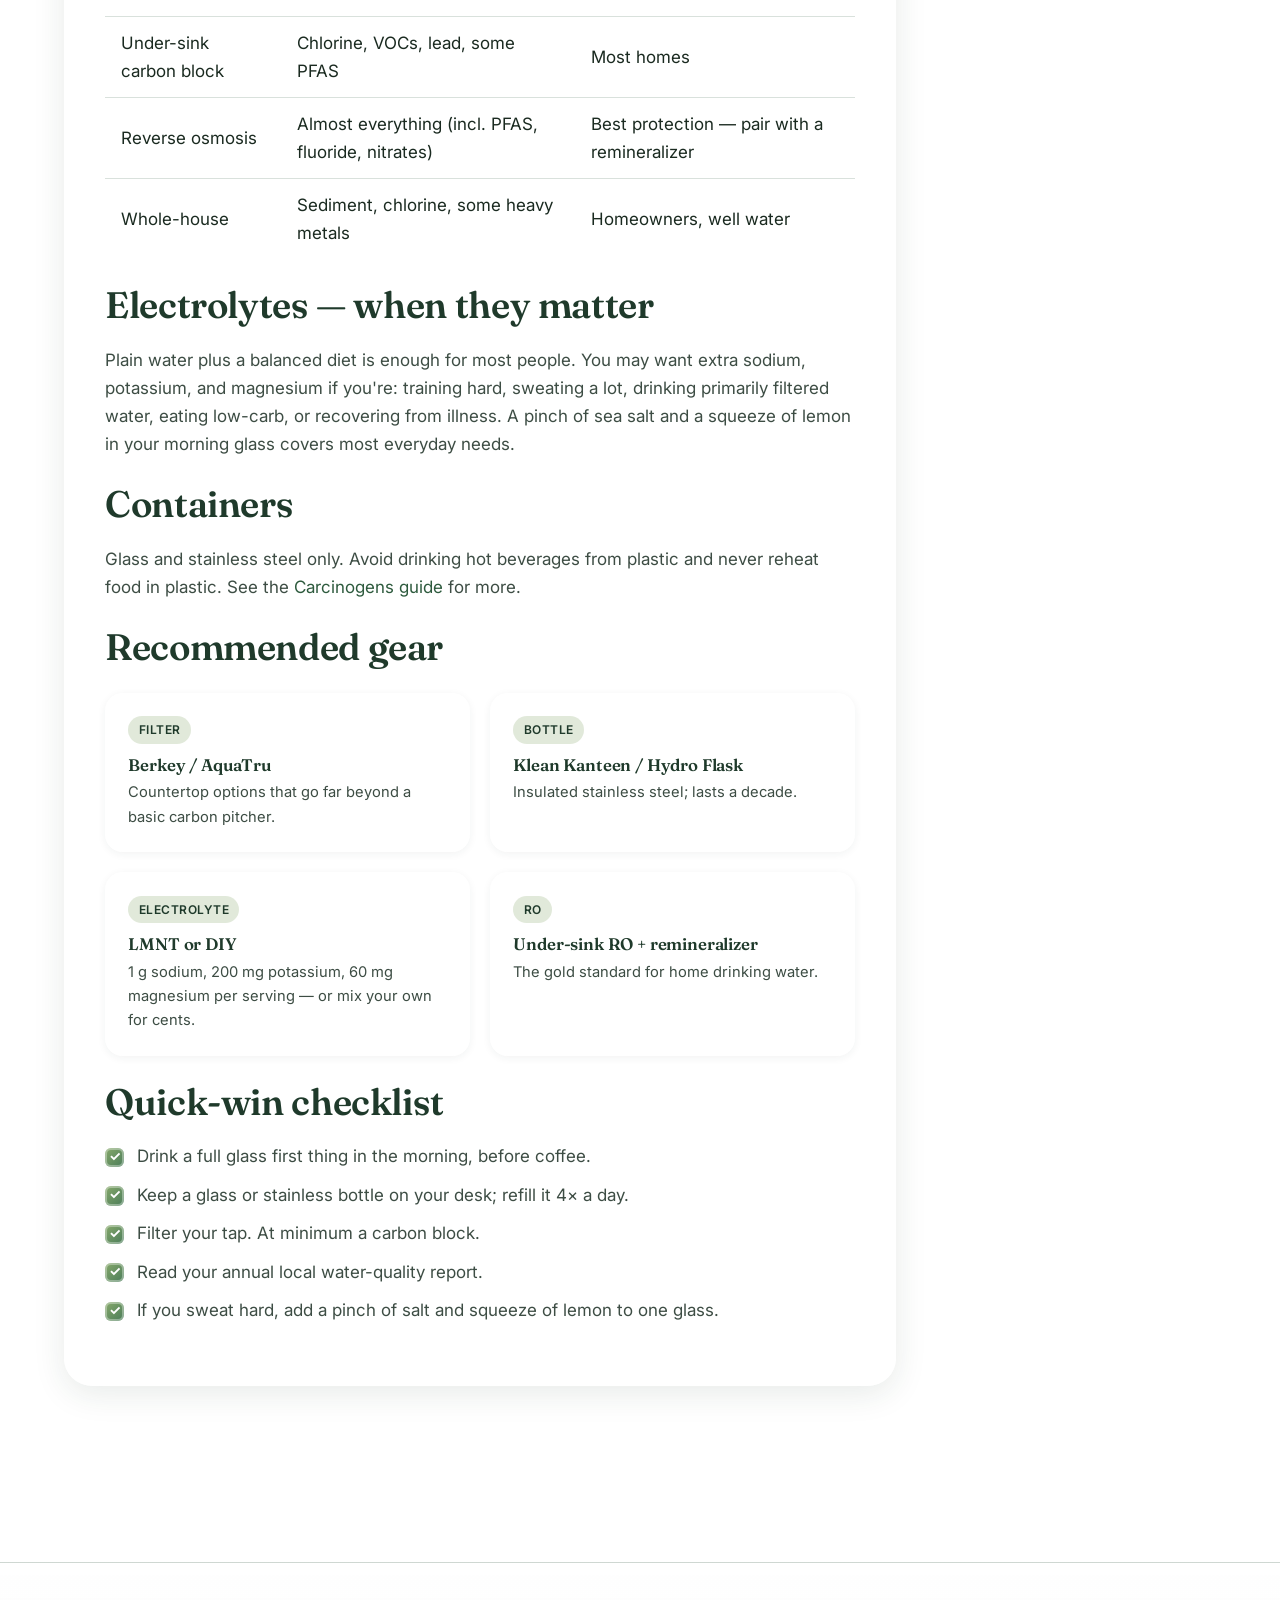
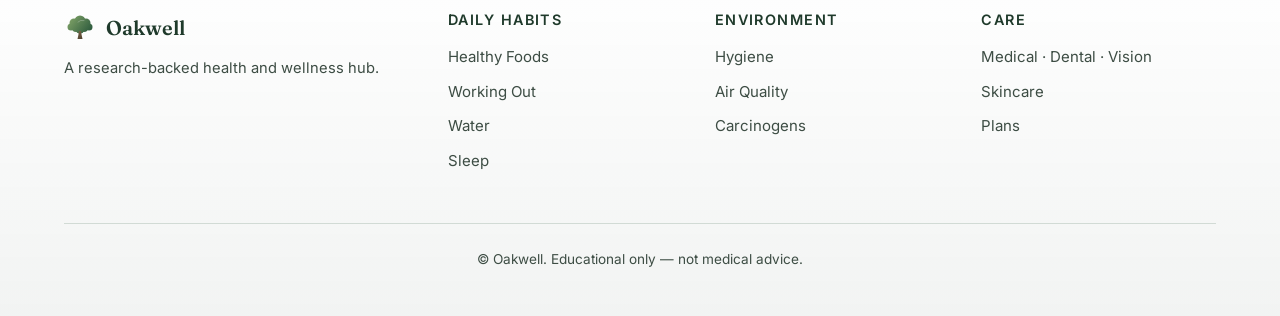
<file: water.html>
<!doctype html>
<html lang="en">
<head>
<meta charset="utf-8" />
<meta name="viewport" content="width=device-width,initial-scale=1" />
<title>Water &amp; Hydration — How Much, What Kind, &amp; Why Filtration Matters | Oakwell</title>
<meta name="description" content="A practical hydration guide: how much water to drink, the truth about tap vs filtered vs bottled, electrolytes, and how contaminants like lead, chlorine byproducts, and PFAS affect long-term health." />
<meta name="keywords" content="water intake, hydration, water filter, PFAS, lead in water, electrolytes, tap water vs bottled, reverse osmosis" />
<link rel="canonical" href="https://example.com/water.html" />
<link rel="icon" type="image/svg+xml" href="assets/images/oak-logo.svg" />
<link rel="preconnect" href="https://fonts.googleapis.com">
<link rel="preconnect" href="https://fonts.gstatic.com" crossorigin>
<link href="https://fonts.googleapis.com/css2?family=Fraunces:opsz,wght@9..144,500;9..144,600&family=Inter:wght@400;500;600;700&display=swap" rel="stylesheet">
<link rel="stylesheet" href="assets/css/style.css" />
</head>
<body>

<header class="nav"><div class="nav-inner">
  <a class="brand" href="index.html"><img src="assets/images/oak-logo.svg" alt="" width="34" height="34"><span>Oakwell</span></a>
  <button class="nav-toggle" aria-label="Open menu" aria-expanded="false">☰</button>
    <nav><ul class="nav-links">
      <li><a href="foods.html">Foods</a></li><li><a href="workout.html">Workout</a></li><li><a href="stretches.html">Stretches</a></li><li><a href="water.html">Water</a></li>
      <li><a href="sleep.html">Sleep</a></li><li><a href="hygiene.html">Hygiene</a></li><li><a href="air-quality.html">Air</a></li>
      <li><a href="carcinogens.html">Carcinogens</a></li><li><a href="medical.html">Medical</a></li><li><a href="skincare.html">Skin</a></li>
      <li><a href="plans.html">Plans</a></li>
    </ul></nav>
</div></header>

<main>

<section class="page-head"><div class="container reveal">
  <span class="eyebrow">Pillar 03 · Hydration</span>
  <h1>Water — the easiest health upgrade.</h1>
  <p class="lede">Most people are mildly dehydrated, drinking out of containers that leach plastics, and getting their water from a municipal supply that meets legal standards but isn't actually clean. Fix all three and you've changed your daily inputs more than any supplement could.</p>
</div></section>

<section><div class="container content">
  <article class="glass reveal">
    <h2 id="how-much">How much should you drink?</h2>
    <p>The "8 glasses a day" advice is a useful floor, not a ceiling. A reasonable target is about <strong>half your bodyweight in ounces</strong> per day — more if you sweat heavily, live in a dry climate, drink coffee or alcohol, or eat a low-water diet. Your urine should be the color of pale straw.</p>
    <div class="stats">
      <div class="stat glass-soft"><span class="num">~75%</span><span class="label">of US adults are chronically dehydrated</span></div>
      <div class="stat glass-soft"><span class="num">2–3 L</span><span class="label">typical daily target for adults</span></div>
      <div class="stat glass-soft"><span class="num">2%</span><span class="label">body water loss noticeably impairs performance</span></div>
    </div>

    <h2 id="signs">Signs you're under-hydrated</h2>
    <ul>
      <li>Headaches, especially mid-afternoon</li>
      <li>Brain fog or low energy that "improves with coffee"</li>
      <li>Dark yellow urine, infrequent urination</li>
      <li>Constipation, dry skin, dry lips</li>
      <li>Crashing during workouts</li>
    </ul>

    <h2 id="quality">Tap vs filtered vs bottled</h2>
    <p>Municipal water in the US is regulated for ~90 contaminants — but research routinely finds lead from old service lines, chlorine disinfection byproducts, PFAS ("forever chemicals"), microplastics, pesticide residue, and pharmaceutical residue at levels that may pose long-term risk even when "in compliance." Bottled water is unregulated relative to tap, often <em>is</em> tap, and adds plastic exposure on top.</p>
    <div class="callout"><strong>Best practice:</strong> filter your tap water, drink from glass or stainless steel, and check your local water report on the <a href="https://www.ewg.org/tapwater/" rel="noopener">EWG Tap Water Database</a>.</div>

    <h2 id="filters">Choosing a filter</h2>
    <table>
      <thead><tr><th>Type</th><th>Removes</th><th>Best for</th></tr></thead>
      <tbody>
        <tr><td>Pitcher (carbon)</td><td>Chlorine, taste, some lead</td><td>Renters, low budget</td></tr>
        <tr><td>Under-sink carbon block</td><td>Chlorine, VOCs, lead, some PFAS</td><td>Most homes</td></tr>
        <tr><td>Reverse osmosis</td><td>Almost everything (incl. PFAS, fluoride, nitrates)</td><td>Best protection — pair with a remineralizer</td></tr>
        <tr><td>Whole-house</td><td>Sediment, chlorine, some heavy metals</td><td>Homeowners, well water</td></tr>
      </tbody>
    </table>

    <h2 id="electrolytes">Electrolytes — when they matter</h2>
    <p>Plain water plus a balanced diet is enough for most people. You may want extra sodium, potassium, and magnesium if you're: training hard, sweating a lot, drinking primarily filtered water, eating low-carb, or recovering from illness. A pinch of sea salt and a squeeze of lemon in your morning glass covers most everyday needs.</p>

    <h2 id="containers">Containers</h2>
    <p>Glass and stainless steel only. Avoid drinking hot beverages from plastic and never reheat food in plastic. See the <a href="carcinogens.html">Carcinogens guide</a> for more.</p>

    <h2 id="products">Recommended gear</h2>
    <div class="products">
      <div class="product glass-soft"><span class="tag">Filter</span><h4>Berkey / AquaTru</h4><p>Countertop options that go far beyond a basic carbon pitcher.</p></div>
      <div class="product glass-soft"><span class="tag">Bottle</span><h4>Klean Kanteen / Hydro Flask</h4><p>Insulated stainless steel; lasts a decade.</p></div>
      <div class="product glass-soft"><span class="tag">Electrolyte</span><h4>LMNT or DIY</h4><p>1 g sodium, 200 mg potassium, 60 mg magnesium per serving — or mix your own for cents.</p></div>
      <div class="product glass-soft"><span class="tag">RO</span><h4>Under-sink RO + remineralizer</h4><p>The gold standard for home drinking water.</p></div>
    </div>

    <h2 id="checklist">Quick-win checklist</h2>
    <ul class="checklist">
      <li>Drink a full glass first thing in the morning, before coffee.</li>
      <li>Keep a glass or stainless bottle on your desk; refill it 4× a day.</li>
      <li>Filter your tap. At minimum a carbon block.</li>
      <li>Read your annual local water-quality report.</li>
      <li>If you sweat hard, add a pinch of salt and squeeze of lemon to one glass.</li>
    </ul>
  </article>

  <aside class="toc glass-soft">
    <h4>On this page</h4>
    <ul>
      <li><a href="#how-much">How much</a></li>
      <li><a href="#signs">Dehydration signs</a></li>
      <li><a href="#quality">Tap vs filtered</a></li>
      <li><a href="#filters">Choosing a filter</a></li>
      <li><a href="#electrolytes">Electrolytes</a></li>
      <li><a href="#containers">Containers</a></li>
      <li><a href="#products">Gear</a></li>
      <li><a href="#checklist">Checklist</a></li>
    </ul>
  </aside>
</div></section>

</main>

<footer><div class="container">
  <div class="footer-grid">
    <div><div class="brand" style="margin-bottom:.75rem;"><img src="assets/images/oak-logo.svg" alt="" width="32" height="32"><span>Oakwell</span></div><p style="font-size:.92rem;">A research-backed health and wellness hub.</p></div>
    <div><h4>Daily Habits</h4><ul><li><a href="foods.html">Healthy Foods</a></li><li><a href="workout.html">Working Out</a></li><li><a href="water.html">Water</a></li><li><a href="sleep.html">Sleep</a></li></ul></div>
    <div><h4>Environment</h4><ul><li><a href="hygiene.html">Hygiene</a></li><li><a href="air-quality.html">Air Quality</a></li><li><a href="carcinogens.html">Carcinogens</a></li></ul></div>
    <div><h4>Care</h4><ul><li><a href="medical.html">Medical · Dental · Vision</a></li><li><a href="skincare.html">Skincare</a></li><li><a href="plans.html">Plans</a></li></ul></div>
  </div>
  <div class="footer-bottom"><p>© Oakwell. Educational only — not medical advice.</p></div>
</div></footer>
<script src="assets/js/main.js"></script>
</body>
</html>
</file>
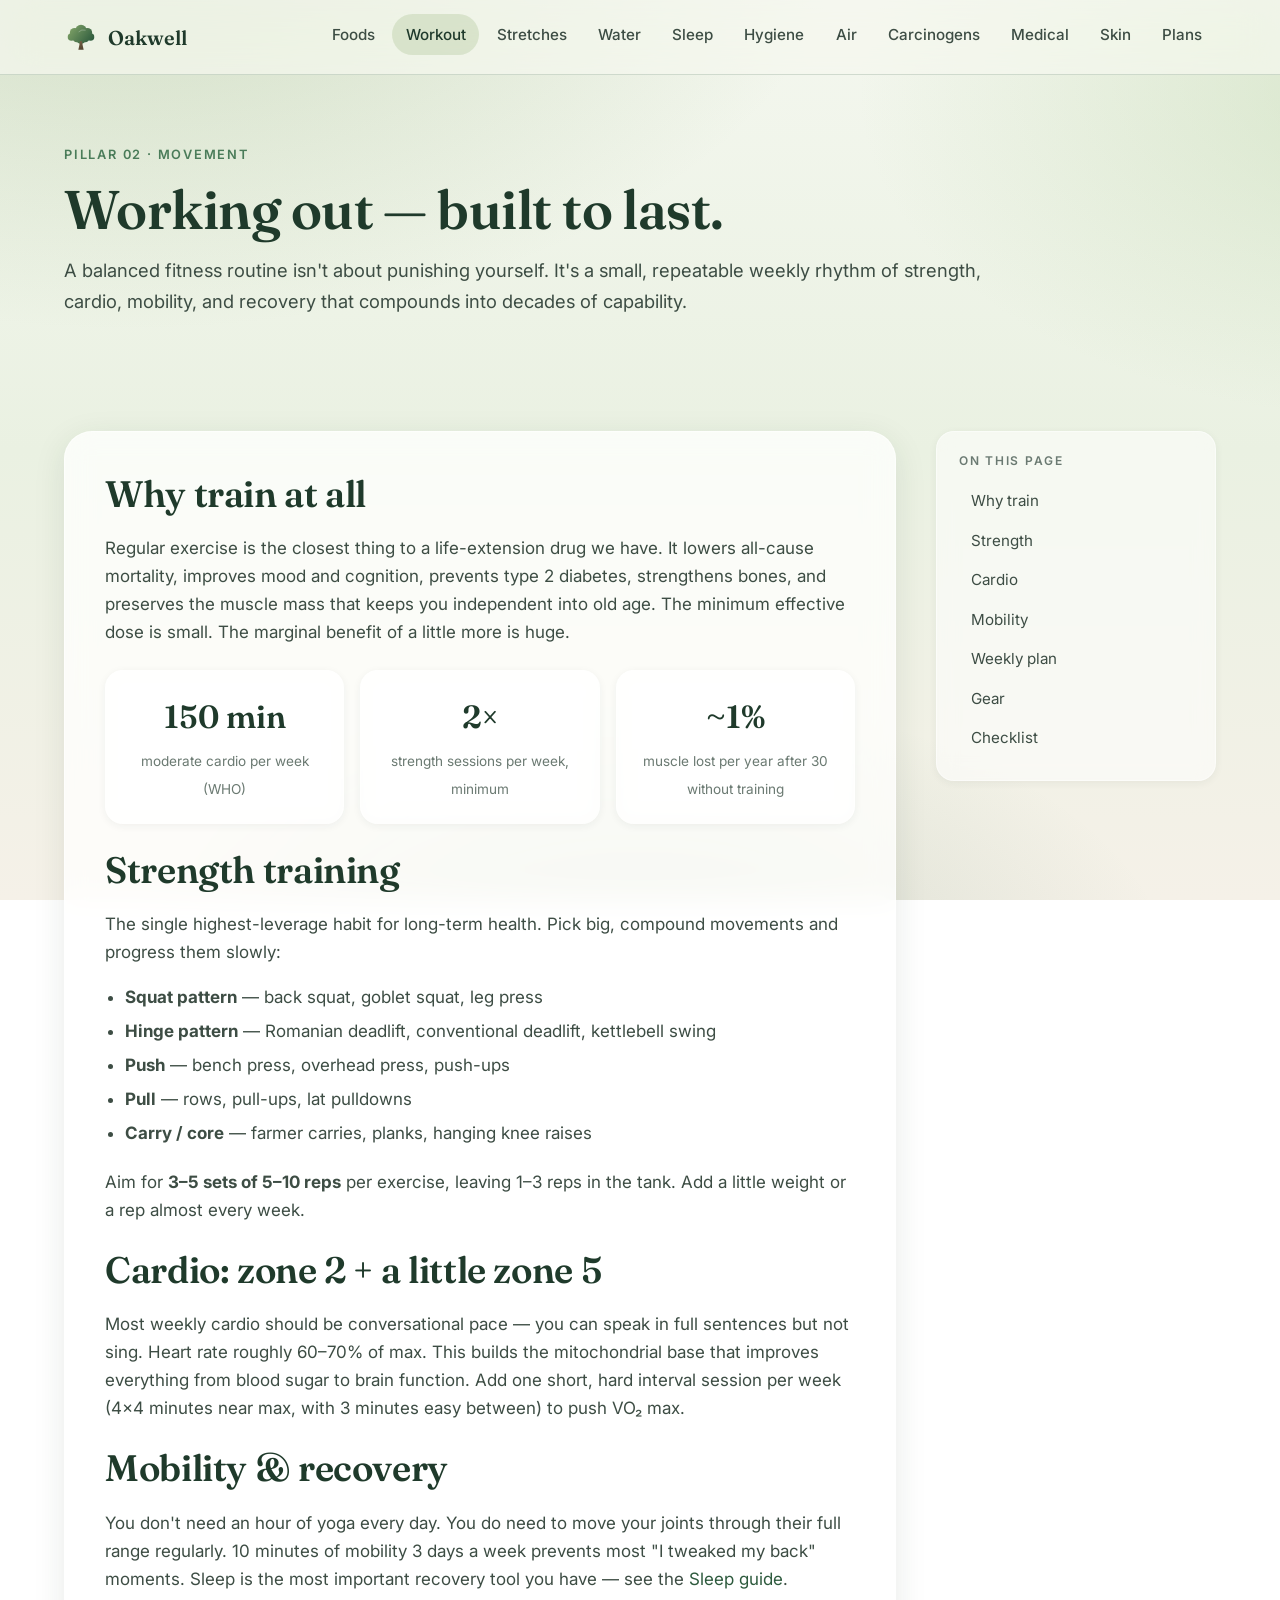
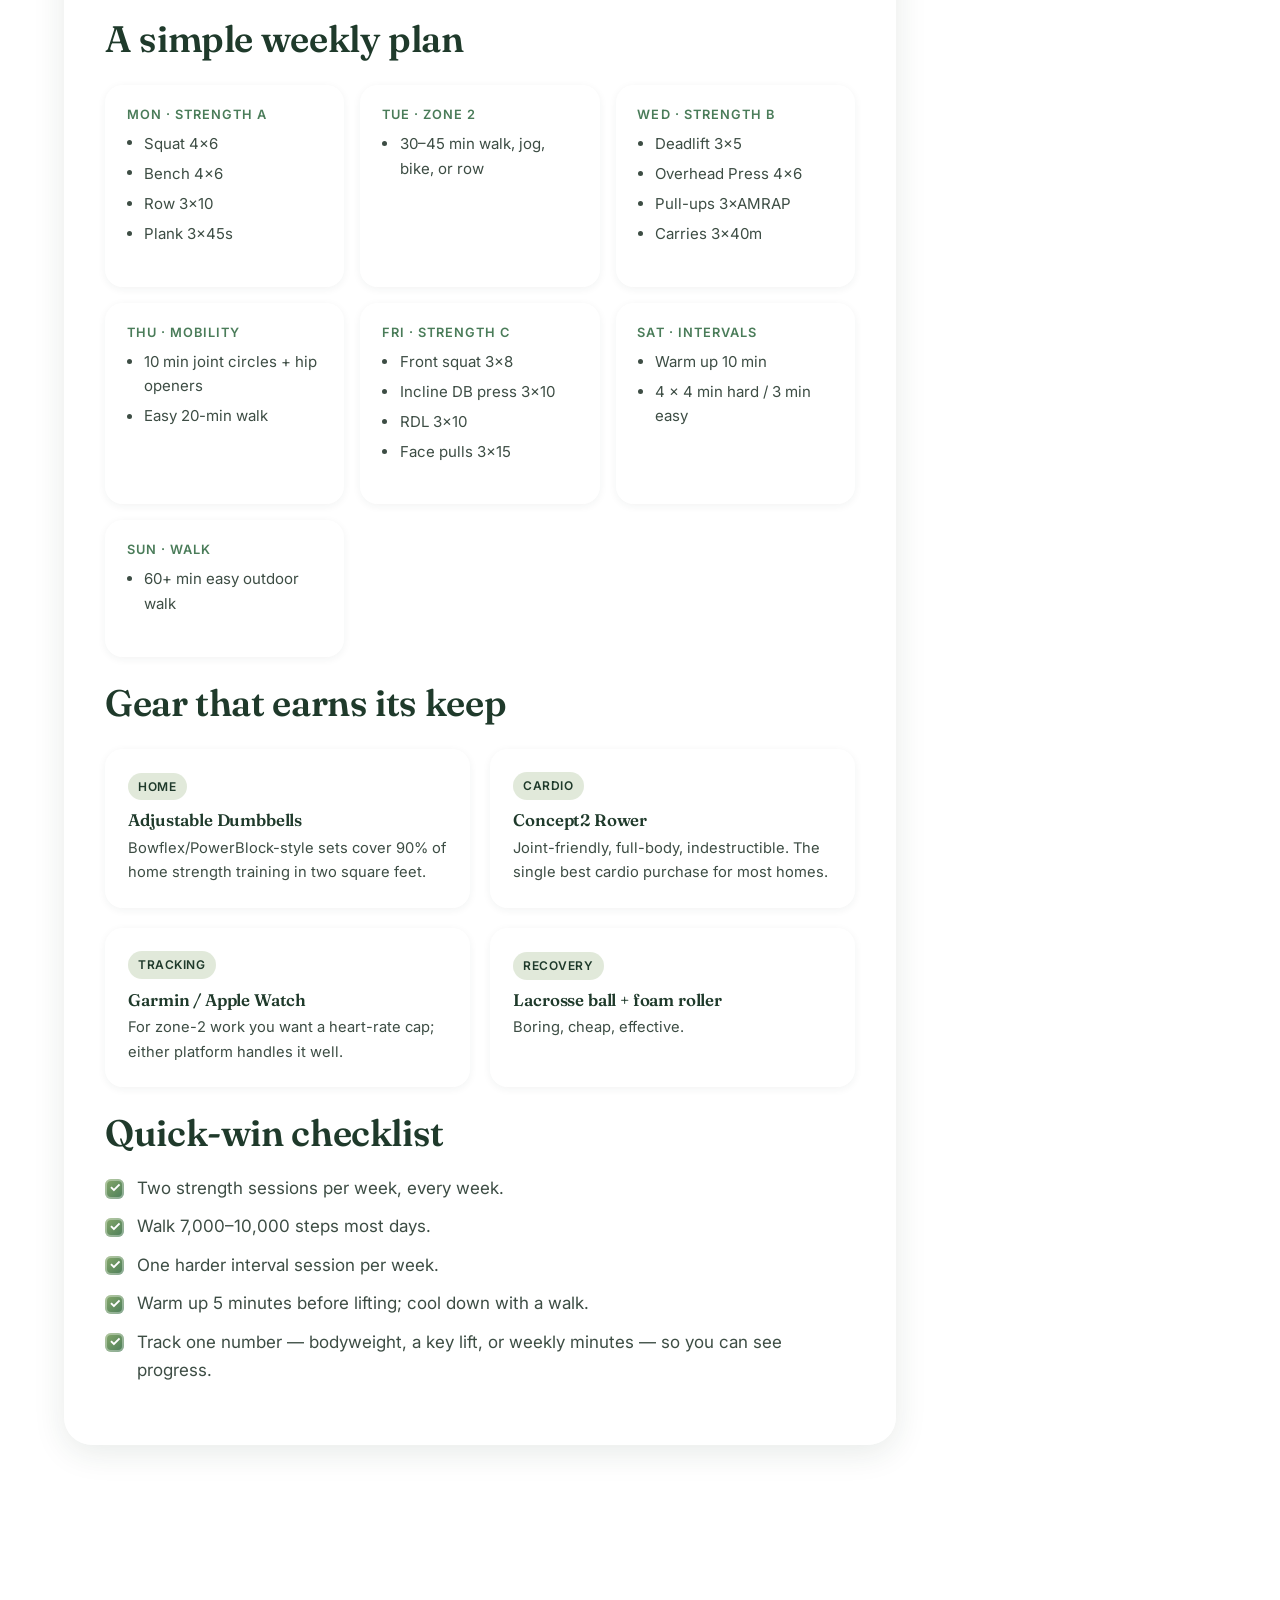
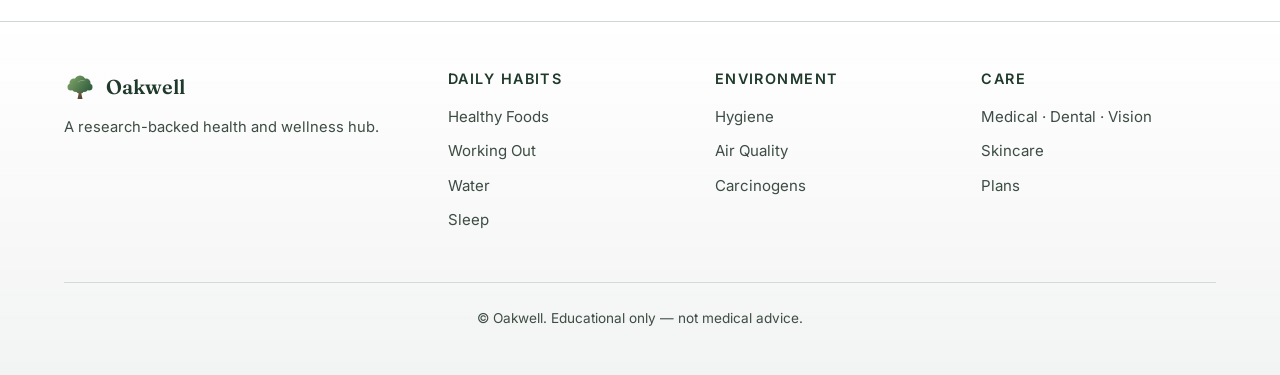
<file: workout.html>
<!doctype html>
<html lang="en">
<head>
<meta charset="utf-8" />
<meta name="viewport" content="width=device-width,initial-scale=1" />
<title>Working Out — Strength, Cardio, Mobility &amp; Recovery | Oakwell</title>
<meta name="description" content="A practical guide to exercise: how to build strength, the right cardio mix, mobility and recovery, and a beginner-to-intermediate weekly workout plan you can start tomorrow." />
<meta name="keywords" content="workout plan, strength training, cardio, mobility, recovery, beginner workout, fitness routine, weekly workout split" />
<link rel="canonical" href="https://example.com/workout.html" />
<meta property="og:type" content="article" />
<meta property="og:title" content="Working Out — Strength, Cardio &amp; Recovery">
<meta property="og:description" content="A weekly plan plus the principles behind it." />
<meta property="og:image" content="assets/images/oak-logo.svg" />
<link rel="icon" type="image/svg+xml" href="assets/images/oak-logo.svg" />
<link rel="preconnect" href="https://fonts.googleapis.com">
<link rel="preconnect" href="https://fonts.gstatic.com" crossorigin>
<link href="https://fonts.googleapis.com/css2?family=Fraunces:opsz,wght@9..144,500;9..144,600&family=Inter:wght@400;500;600;700&display=swap" rel="stylesheet">
<link rel="stylesheet" href="assets/css/style.css" />
</head>
<body>

<header class="nav"><div class="nav-inner">
  <a class="brand" href="index.html"><img src="assets/images/oak-logo.svg" alt="" width="34" height="34"><span>Oakwell</span></a>
  <button class="nav-toggle" aria-label="Open menu" aria-expanded="false">☰</button>
    <nav><ul class="nav-links">
      <li><a href="foods.html">Foods</a></li><li><a href="workout.html">Workout</a></li><li><a href="stretches.html">Stretches</a></li><li><a href="water.html">Water</a></li>
      <li><a href="sleep.html">Sleep</a></li><li><a href="hygiene.html">Hygiene</a></li><li><a href="air-quality.html">Air</a></li>
      <li><a href="carcinogens.html">Carcinogens</a></li><li><a href="medical.html">Medical</a></li><li><a href="skincare.html">Skin</a></li>
      <li><a href="plans.html">Plans</a></li>
    </ul></nav>
</div></header>

<main>

<section class="page-head"><div class="container reveal">
  <span class="eyebrow">Pillar 02 · Movement</span>
  <h1>Working out — built to last.</h1>
  <p class="lede">A balanced fitness routine isn't about punishing yourself. It's a small, repeatable weekly rhythm of strength, cardio, mobility, and recovery that compounds into decades of capability.</p>
</div></section>

<section><div class="container content">
  <article class="glass reveal">
    <h2 id="why">Why train at all</h2>
    <p>Regular exercise is the closest thing to a life-extension drug we have. It lowers all-cause mortality, improves mood and cognition, prevents type 2 diabetes, strengthens bones, and preserves the muscle mass that keeps you independent into old age. The minimum effective dose is small. The marginal benefit of a little more is huge.</p>
    <div class="stats">
      <div class="stat glass-soft"><span class="num">150 min</span><span class="label">moderate cardio per week (WHO)</span></div>
      <div class="stat glass-soft"><span class="num">2×</span><span class="label">strength sessions per week, minimum</span></div>
      <div class="stat glass-soft"><span class="num">~1%</span><span class="label">muscle lost per year after 30 without training</span></div>
    </div>

    <h2 id="strength">Strength training</h2>
    <p>The single highest-leverage habit for long-term health. Pick big, compound movements and progress them slowly:</p>
    <ul>
      <li><strong>Squat pattern</strong> — back squat, goblet squat, leg press</li>
      <li><strong>Hinge pattern</strong> — Romanian deadlift, conventional deadlift, kettlebell swing</li>
      <li><strong>Push</strong> — bench press, overhead press, push-ups</li>
      <li><strong>Pull</strong> — rows, pull-ups, lat pulldowns</li>
      <li><strong>Carry / core</strong> — farmer carries, planks, hanging knee raises</li>
    </ul>
    <p>Aim for <strong>3–5 sets of 5–10 reps</strong> per exercise, leaving 1–3 reps in the tank. Add a little weight or a rep almost every week.</p>

    <h2 id="cardio">Cardio: zone 2 + a little zone 5</h2>
    <p>Most weekly cardio should be conversational pace — you can speak in full sentences but not sing. Heart rate roughly 60–70% of max. This builds the mitochondrial base that improves everything from blood sugar to brain function. Add one short, hard interval session per week (4×4 minutes near max, with 3 minutes easy between) to push VO₂ max.</p>

    <h2 id="mobility">Mobility &amp; recovery</h2>
    <p>You don't need an hour of yoga every day. You do need to move your joints through their full range regularly. 10 minutes of mobility 3 days a week prevents most "I tweaked my back" moments. Sleep is the most important recovery tool you have — see the <a href="sleep.html">Sleep guide</a>.</p>

    <h2 id="plan">A simple weekly plan</h2>
    <div class="day-plan">
      <div class="day glass-soft"><h4>Mon · Strength A</h4><ul><li>Squat 4×6</li><li>Bench 4×6</li><li>Row 3×10</li><li>Plank 3×45s</li></ul></div>
      <div class="day glass-soft"><h4>Tue · Zone 2</h4><ul><li>30–45 min walk, jog, bike, or row</li></ul></div>
      <div class="day glass-soft"><h4>Wed · Strength B</h4><ul><li>Deadlift 3×5</li><li>Overhead Press 4×6</li><li>Pull-ups 3×AMRAP</li><li>Carries 3×40m</li></ul></div>
      <div class="day glass-soft"><h4>Thu · Mobility</h4><ul><li>10 min joint circles + hip openers</li><li>Easy 20-min walk</li></ul></div>
      <div class="day glass-soft"><h4>Fri · Strength C</h4><ul><li>Front squat 3×8</li><li>Incline DB press 3×10</li><li>RDL 3×10</li><li>Face pulls 3×15</li></ul></div>
      <div class="day glass-soft"><h4>Sat · Intervals</h4><ul><li>Warm up 10 min</li><li>4 × 4 min hard / 3 min easy</li></ul></div>
      <div class="day glass-soft"><h4>Sun · Walk</h4><ul><li>60+ min easy outdoor walk</li></ul></div>
    </div>

    <h2 id="gear">Gear that earns its keep</h2>
    <div class="products">
      <div class="product glass-soft"><span class="tag">Home</span><h4>Adjustable Dumbbells</h4><p>Bowflex/PowerBlock-style sets cover 90% of home strength training in two square feet.</p></div>
      <div class="product glass-soft"><span class="tag">Cardio</span><h4>Concept2 Rower</h4><p>Joint-friendly, full-body, indestructible. The single best cardio purchase for most homes.</p></div>
      <div class="product glass-soft"><span class="tag">Tracking</span><h4>Garmin / Apple Watch</h4><p>For zone-2 work you want a heart-rate cap; either platform handles it well.</p></div>
      <div class="product glass-soft"><span class="tag">Recovery</span><h4>Lacrosse ball + foam roller</h4><p>Boring, cheap, effective.</p></div>
    </div>

    <h2 id="checklist">Quick-win checklist</h2>
    <ul class="checklist">
      <li>Two strength sessions per week, every week.</li>
      <li>Walk 7,000–10,000 steps most days.</li>
      <li>One harder interval session per week.</li>
      <li>Warm up 5 minutes before lifting; cool down with a walk.</li>
      <li>Track one number — bodyweight, a key lift, or weekly minutes — so you can see progress.</li>
    </ul>
  </article>

  <aside class="toc glass-soft">
    <h4>On this page</h4>
    <ul>
      <li><a href="#why">Why train</a></li>
      <li><a href="#strength">Strength</a></li>
      <li><a href="#cardio">Cardio</a></li>
      <li><a href="#mobility">Mobility</a></li>
      <li><a href="#plan">Weekly plan</a></li>
      <li><a href="#gear">Gear</a></li>
      <li><a href="#checklist">Checklist</a></li>
    </ul>
  </aside>
</div></section>

</main>

<footer><div class="container">
  <div class="footer-grid">
    <div><div class="brand" style="margin-bottom:.75rem;"><img src="assets/images/oak-logo.svg" alt="" width="32" height="32"><span>Oakwell</span></div><p style="font-size:.92rem;">A research-backed health and wellness hub.</p></div>
    <div><h4>Daily Habits</h4><ul><li><a href="foods.html">Healthy Foods</a></li><li><a href="workout.html">Working Out</a></li><li><a href="water.html">Water</a></li><li><a href="sleep.html">Sleep</a></li></ul></div>
    <div><h4>Environment</h4><ul><li><a href="hygiene.html">Hygiene</a></li><li><a href="air-quality.html">Air Quality</a></li><li><a href="carcinogens.html">Carcinogens</a></li></ul></div>
    <div><h4>Care</h4><ul><li><a href="medical.html">Medical · Dental · Vision</a></li><li><a href="skincare.html">Skincare</a></li><li><a href="plans.html">Plans</a></li></ul></div>
  </div>
  <div class="footer-bottom"><p>© Oakwell. Educational only — not medical advice.</p></div>
</div></footer>
<script src="assets/js/main.js"></script>
</body>
</html>
</file>
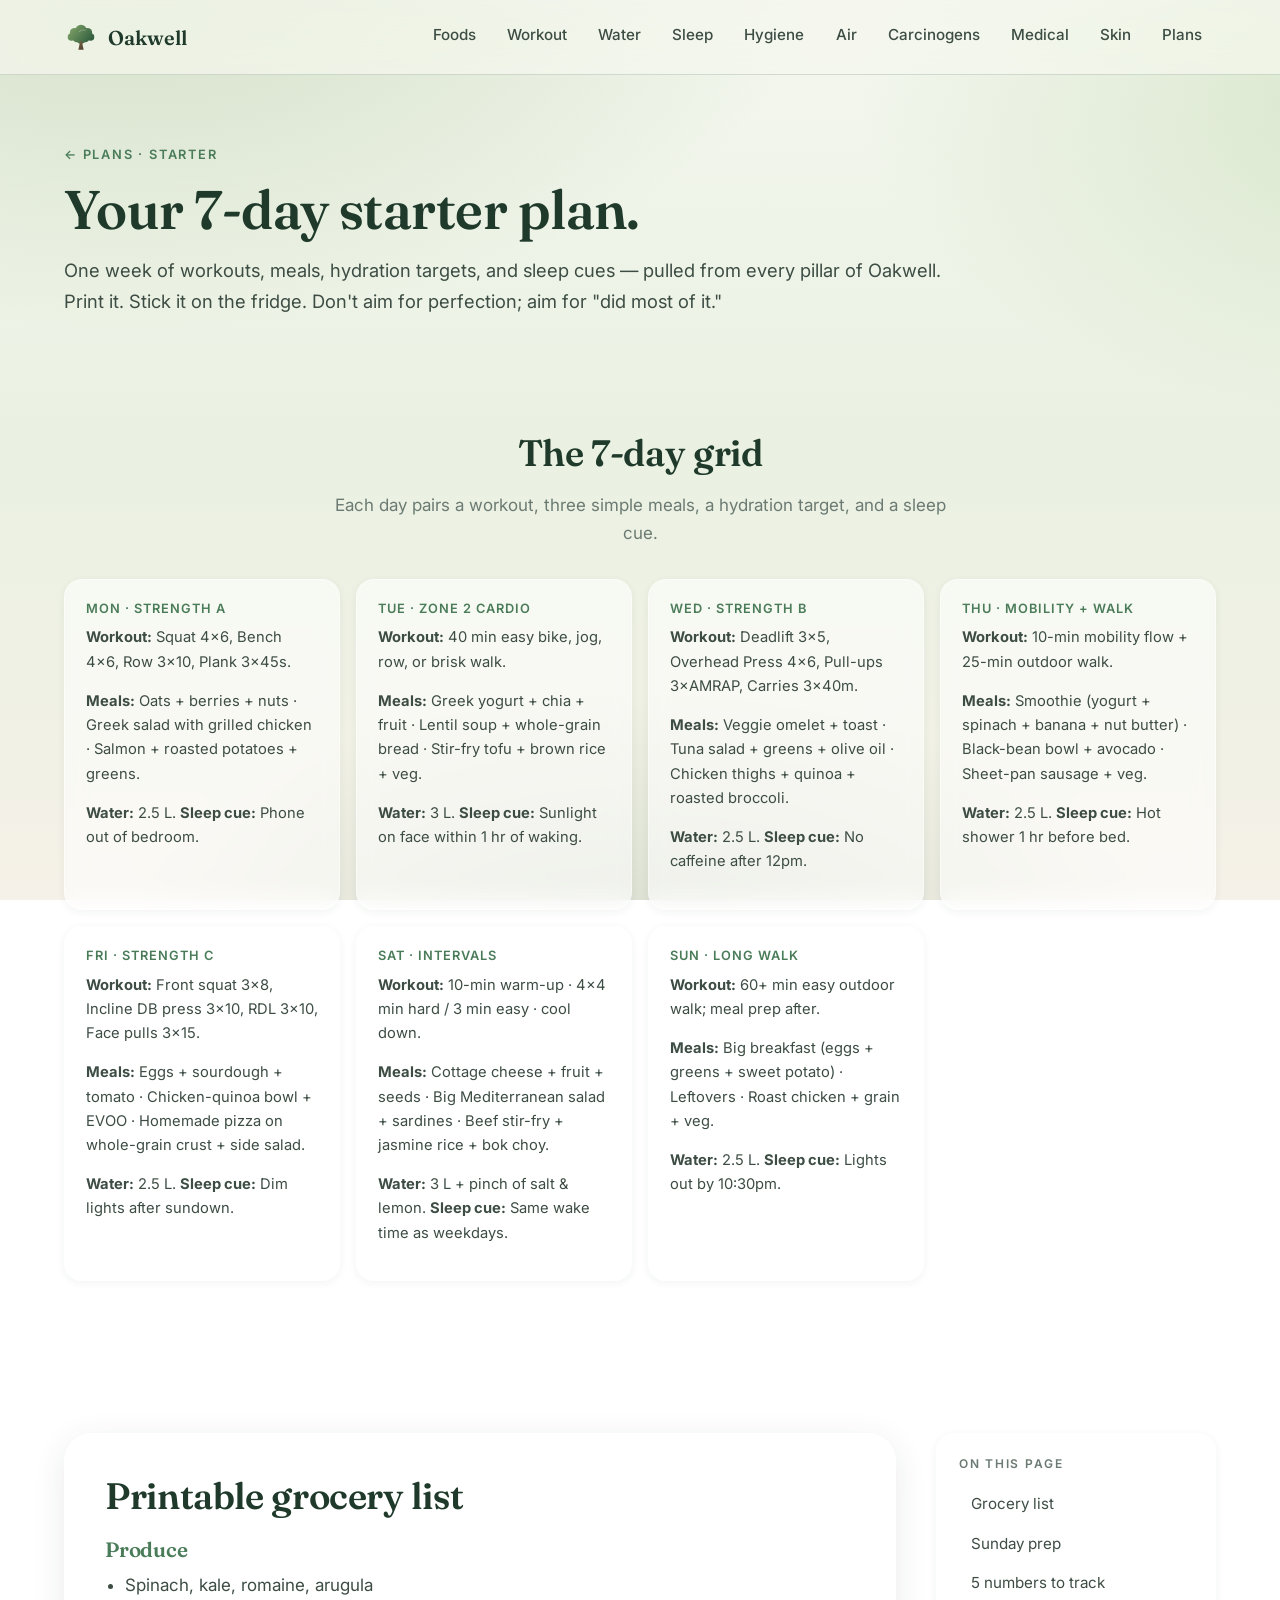
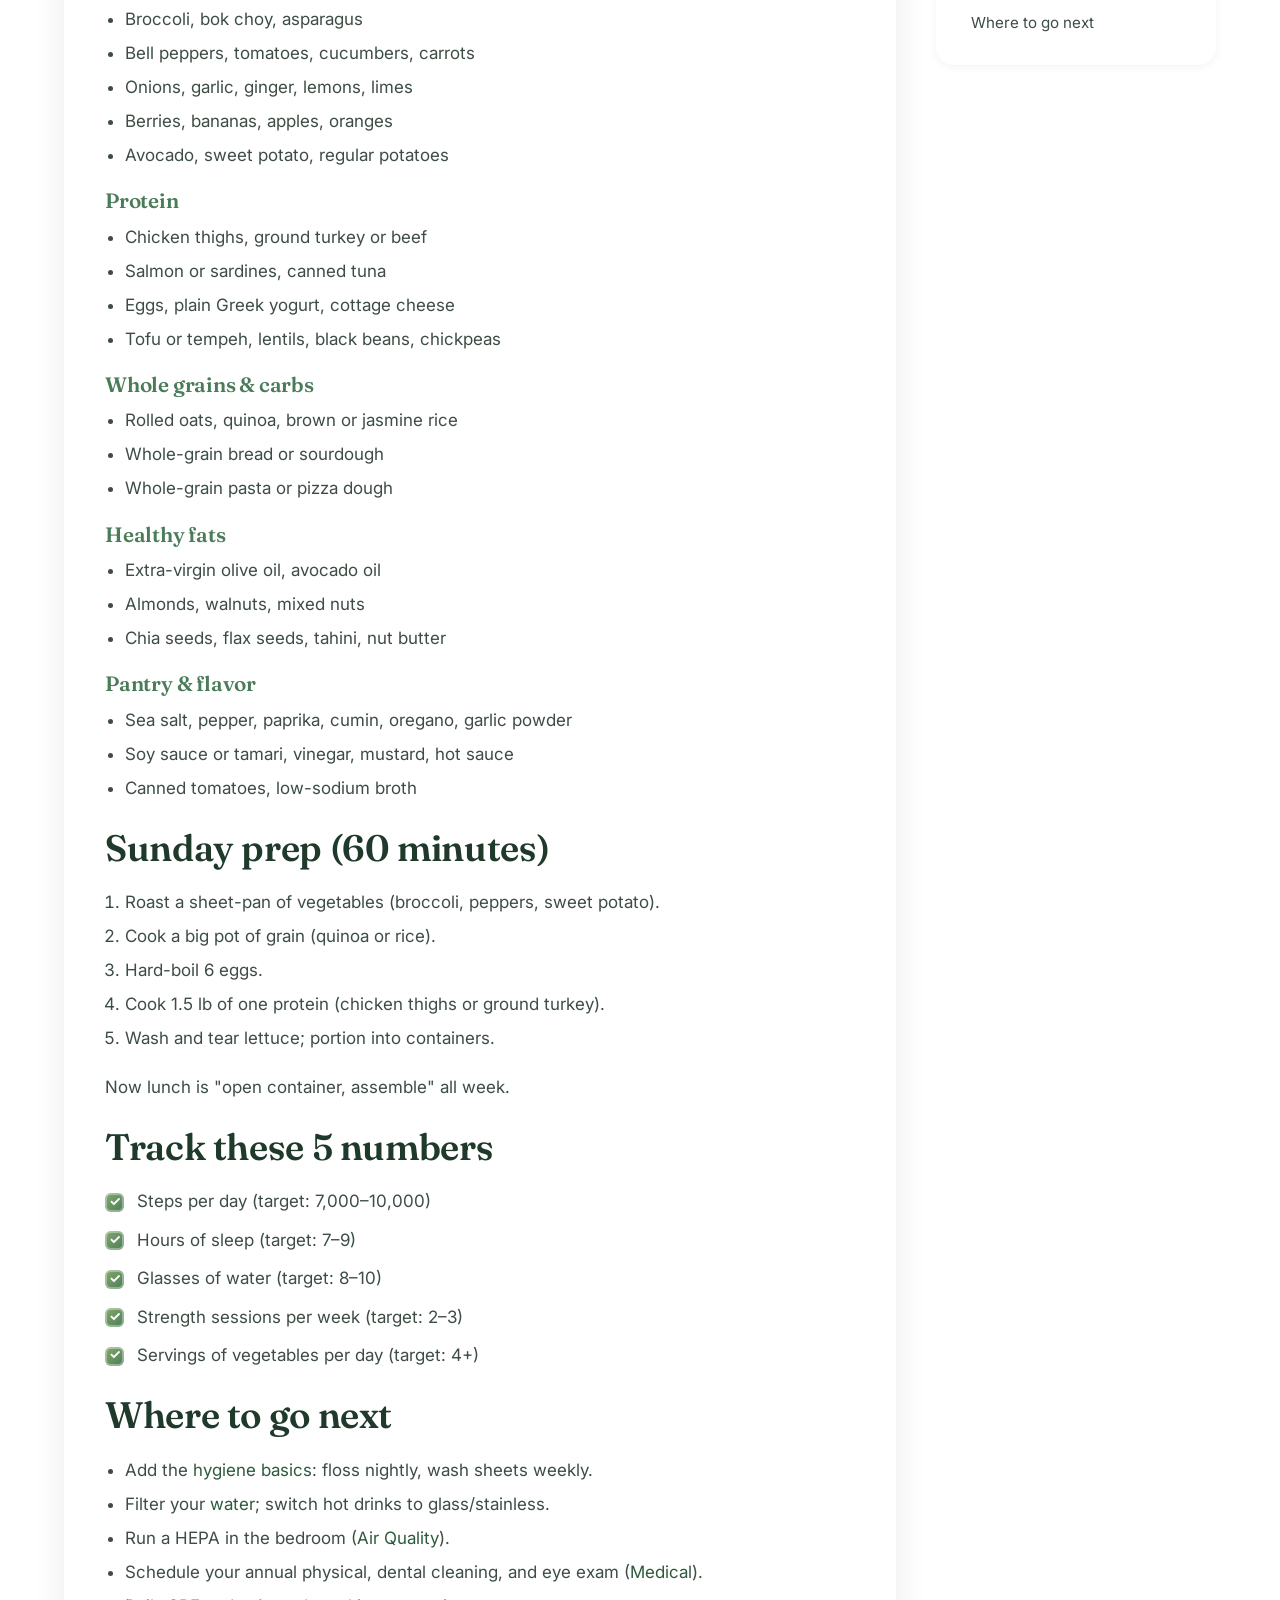
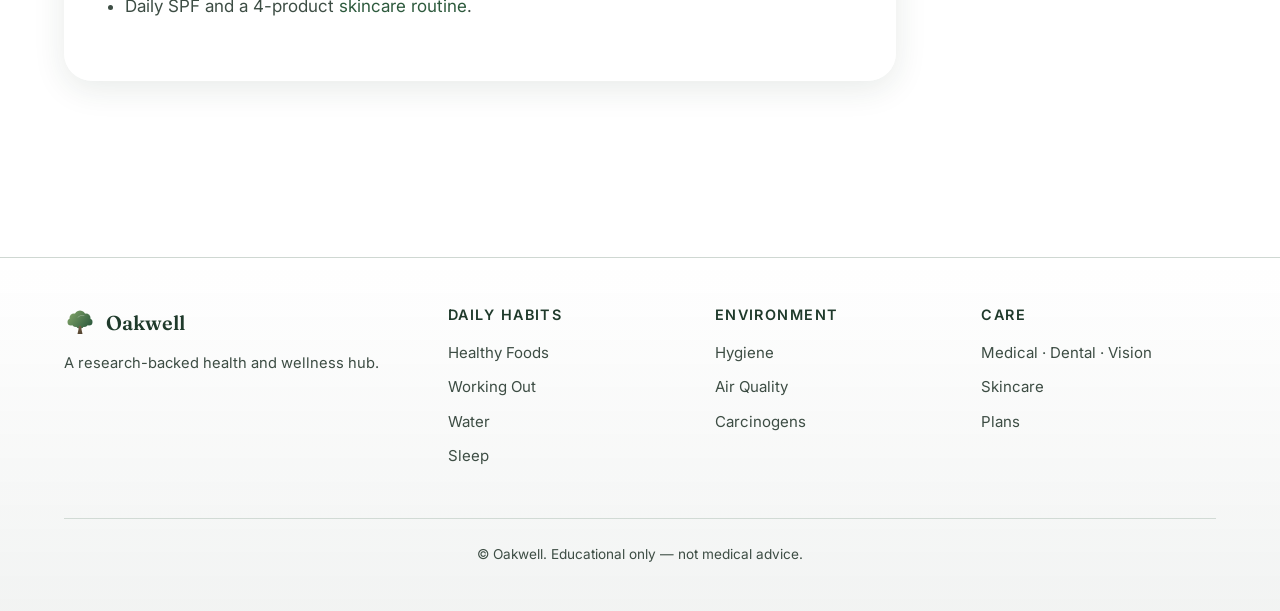
<file: plans/starter-7-day.html>
<!doctype html>
<html lang="en">
<head>
<meta charset="utf-8" />
<meta name="viewport" content="width=device-width,initial-scale=1" />
<title>7-Day Starter Plan — Workouts, Meals &amp; Grocery List | Oakwell</title>
<meta name="description" content="A done-for-you 7-day plan that combines workouts, meals, hydration, and sleep targets — plus a printable grocery list to get you on track in one week." />
<meta name="keywords" content="7 day workout plan, weekly meal plan, healthy grocery list, beginner fitness plan, healthy lifestyle starter" />
<link rel="canonical" href="https://example.com/plans/starter-7-day.html" />
<link rel="icon" type="image/svg+xml" href="../assets/images/oak-logo.svg" />
<link rel="preconnect" href="https://fonts.googleapis.com">
<link rel="preconnect" href="https://fonts.gstatic.com" crossorigin>
<link href="https://fonts.googleapis.com/css2?family=Fraunces:opsz,wght@9..144,500;9..144,600&family=Inter:wght@400;500;600;700&display=swap" rel="stylesheet">
<link rel="stylesheet" href="../assets/css/style.css" />
</head>
<body>

<header class="nav"><div class="nav-inner">
  <a class="brand" href="../index.html"><img src="../assets/images/oak-logo.svg" alt="" width="34" height="34"><span>Oakwell</span></a>
  <button class="nav-toggle" aria-label="Open menu" aria-expanded="false">☰</button>
  <nav><ul class="nav-links">
    <li><a href="../foods.html">Foods</a></li><li><a href="../workout.html">Workout</a></li><li><a href="../water.html">Water</a></li>
    <li><a href="../sleep.html">Sleep</a></li><li><a href="../hygiene.html">Hygiene</a></li><li><a href="../air-quality.html">Air</a></li>
    <li><a href="../carcinogens.html">Carcinogens</a></li><li><a href="../medical.html">Medical</a></li><li><a href="../skincare.html">Skin</a></li>
    <li><a href="../plans.html">Plans</a></li>
  </ul></nav>
</div></header>

<main>

<section class="page-head"><div class="container reveal">
  <span class="eyebrow"><a href="../plans.html" style="color:inherit;">← Plans</a> · Starter</span>
  <h1>Your 7-day starter plan.</h1>
  <p class="lede">One week of workouts, meals, hydration targets, and sleep cues — pulled from every pillar of Oakwell. Print it. Stick it on the fridge. Don't aim for perfection; aim for "did most of it."</p>
</div></section>

<section><div class="container">

  <h2 style="text-align:center; margin-bottom:1rem;">The 7-day grid</h2>
  <p style="text-align:center; color:var(--ink-muted); max-width:38em; margin:0 auto 2rem;">Each day pairs a workout, three simple meals, a hydration target, and a sleep cue.</p>

  <div class="day-plan">
    <div class="day glass-soft reveal">
      <h4>Mon · Strength A</h4>
      <p style="font-size:.92rem;"><strong>Workout:</strong> Squat 4×6, Bench 4×6, Row 3×10, Plank 3×45s.</p>
      <p style="font-size:.92rem;"><strong>Meals:</strong> Oats + berries + nuts · Greek salad with grilled chicken · Salmon + roasted potatoes + greens.</p>
      <p style="font-size:.92rem;"><strong>Water:</strong> 2.5 L. <strong>Sleep cue:</strong> Phone out of bedroom.</p>
    </div>
    <div class="day glass-soft reveal">
      <h4>Tue · Zone 2 Cardio</h4>
      <p style="font-size:.92rem;"><strong>Workout:</strong> 40 min easy bike, jog, row, or brisk walk.</p>
      <p style="font-size:.92rem;"><strong>Meals:</strong> Greek yogurt + chia + fruit · Lentil soup + whole-grain bread · Stir-fry tofu + brown rice + veg.</p>
      <p style="font-size:.92rem;"><strong>Water:</strong> 3 L. <strong>Sleep cue:</strong> Sunlight on face within 1 hr of waking.</p>
    </div>
    <div class="day glass-soft reveal">
      <h4>Wed · Strength B</h4>
      <p style="font-size:.92rem;"><strong>Workout:</strong> Deadlift 3×5, Overhead Press 4×6, Pull-ups 3×AMRAP, Carries 3×40m.</p>
      <p style="font-size:.92rem;"><strong>Meals:</strong> Veggie omelet + toast · Tuna salad + greens + olive oil · Chicken thighs + quinoa + roasted broccoli.</p>
      <p style="font-size:.92rem;"><strong>Water:</strong> 2.5 L. <strong>Sleep cue:</strong> No caffeine after 12pm.</p>
    </div>
    <div class="day glass-soft reveal">
      <h4>Thu · Mobility + Walk</h4>
      <p style="font-size:.92rem;"><strong>Workout:</strong> 10-min mobility flow + 25-min outdoor walk.</p>
      <p style="font-size:.92rem;"><strong>Meals:</strong> Smoothie (yogurt + spinach + banana + nut butter) · Black-bean bowl + avocado · Sheet-pan sausage + veg.</p>
      <p style="font-size:.92rem;"><strong>Water:</strong> 2.5 L. <strong>Sleep cue:</strong> Hot shower 1 hr before bed.</p>
    </div>
    <div class="day glass-soft reveal">
      <h4>Fri · Strength C</h4>
      <p style="font-size:.92rem;"><strong>Workout:</strong> Front squat 3×8, Incline DB press 3×10, RDL 3×10, Face pulls 3×15.</p>
      <p style="font-size:.92rem;"><strong>Meals:</strong> Eggs + sourdough + tomato · Chicken-quinoa bowl + EVOO · Homemade pizza on whole-grain crust + side salad.</p>
      <p style="font-size:.92rem;"><strong>Water:</strong> 2.5 L. <strong>Sleep cue:</strong> Dim lights after sundown.</p>
    </div>
    <div class="day glass-soft reveal">
      <h4>Sat · Intervals</h4>
      <p style="font-size:.92rem;"><strong>Workout:</strong> 10-min warm-up · 4×4 min hard / 3 min easy · cool down.</p>
      <p style="font-size:.92rem;"><strong>Meals:</strong> Cottage cheese + fruit + seeds · Big Mediterranean salad + sardines · Beef stir-fry + jasmine rice + bok choy.</p>
      <p style="font-size:.92rem;"><strong>Water:</strong> 3 L + pinch of salt &amp; lemon. <strong>Sleep cue:</strong> Same wake time as weekdays.</p>
    </div>
    <div class="day glass-soft reveal">
      <h4>Sun · Long Walk</h4>
      <p style="font-size:.92rem;"><strong>Workout:</strong> 60+ min easy outdoor walk; meal prep after.</p>
      <p style="font-size:.92rem;"><strong>Meals:</strong> Big breakfast (eggs + greens + sweet potato) · Leftovers · Roast chicken + grain + veg.</p>
      <p style="font-size:.92rem;"><strong>Water:</strong> 2.5 L. <strong>Sleep cue:</strong> Lights out by 10:30pm.</p>
    </div>
  </div>
</div></section>

<section><div class="container content">
  <article class="glass reveal">

    <h2 id="grocery">Printable grocery list</h2>
    <h3>Produce</h3>
    <ul>
      <li>Spinach, kale, romaine, arugula</li>
      <li>Broccoli, bok choy, asparagus</li>
      <li>Bell peppers, tomatoes, cucumbers, carrots</li>
      <li>Onions, garlic, ginger, lemons, limes</li>
      <li>Berries, bananas, apples, oranges</li>
      <li>Avocado, sweet potato, regular potatoes</li>
    </ul>
    <h3>Protein</h3>
    <ul>
      <li>Chicken thighs, ground turkey or beef</li>
      <li>Salmon or sardines, canned tuna</li>
      <li>Eggs, plain Greek yogurt, cottage cheese</li>
      <li>Tofu or tempeh, lentils, black beans, chickpeas</li>
    </ul>
    <h3>Whole grains &amp; carbs</h3>
    <ul>
      <li>Rolled oats, quinoa, brown or jasmine rice</li>
      <li>Whole-grain bread or sourdough</li>
      <li>Whole-grain pasta or pizza dough</li>
    </ul>
    <h3>Healthy fats</h3>
    <ul>
      <li>Extra-virgin olive oil, avocado oil</li>
      <li>Almonds, walnuts, mixed nuts</li>
      <li>Chia seeds, flax seeds, tahini, nut butter</li>
    </ul>
    <h3>Pantry &amp; flavor</h3>
    <ul>
      <li>Sea salt, pepper, paprika, cumin, oregano, garlic powder</li>
      <li>Soy sauce or tamari, vinegar, mustard, hot sauce</li>
      <li>Canned tomatoes, low-sodium broth</li>
    </ul>

    <h2 id="prep">Sunday prep (60 minutes)</h2>
    <ol>
      <li>Roast a sheet-pan of vegetables (broccoli, peppers, sweet potato).</li>
      <li>Cook a big pot of grain (quinoa or rice).</li>
      <li>Hard-boil 6 eggs.</li>
      <li>Cook 1.5 lb of one protein (chicken thighs or ground turkey).</li>
      <li>Wash and tear lettuce; portion into containers.</li>
    </ol>
    <p>Now lunch is "open container, assemble" all week.</p>

    <h2 id="track">Track these 5 numbers</h2>
    <ul class="checklist">
      <li>Steps per day (target: 7,000–10,000)</li>
      <li>Hours of sleep (target: 7–9)</li>
      <li>Glasses of water (target: 8–10)</li>
      <li>Strength sessions per week (target: 2–3)</li>
      <li>Servings of vegetables per day (target: 4+)</li>
    </ul>

    <h2 id="next">Where to go next</h2>
    <ul>
      <li>Add the <a href="../hygiene.html">hygiene basics</a>: floss nightly, wash sheets weekly.</li>
      <li>Filter your <a href="../water.html">water</a>; switch hot drinks to glass/stainless.</li>
      <li>Run a HEPA in the bedroom (<a href="../air-quality.html">Air Quality</a>).</li>
      <li>Schedule your annual physical, dental cleaning, and eye exam (<a href="../medical.html">Medical</a>).</li>
      <li>Daily SPF and a 4-product <a href="../skincare.html">skincare routine</a>.</li>
    </ul>

  </article>

  <aside class="toc glass-soft">
    <h4>On this page</h4>
    <ul>
      <li><a href="#grocery">Grocery list</a></li>
      <li><a href="#prep">Sunday prep</a></li>
      <li><a href="#track">5 numbers to track</a></li>
      <li><a href="#next">Where to go next</a></li>
    </ul>
  </aside>
</div></section>

</main>

<footer><div class="container">
  <div class="footer-grid">
    <div><div class="brand" style="margin-bottom:.75rem;"><img src="../assets/images/oak-logo.svg" alt="" width="32" height="32"><span>Oakwell</span></div><p style="font-size:.92rem;">A research-backed health and wellness hub.</p></div>
    <div><h4>Daily Habits</h4><ul><li><a href="../foods.html">Healthy Foods</a></li><li><a href="../workout.html">Working Out</a></li><li><a href="../water.html">Water</a></li><li><a href="../sleep.html">Sleep</a></li></ul></div>
    <div><h4>Environment</h4><ul><li><a href="../hygiene.html">Hygiene</a></li><li><a href="../air-quality.html">Air Quality</a></li><li><a href="../carcinogens.html">Carcinogens</a></li></ul></div>
    <div><h4>Care</h4><ul><li><a href="../medical.html">Medical · Dental · Vision</a></li><li><a href="../skincare.html">Skincare</a></li><li><a href="../plans.html">Plans</a></li></ul></div>
  </div>
  <div class="footer-bottom"><p>© Oakwell. Educational only — not medical advice.</p></div>
</div></footer>
<script src="../assets/js/main.js"></script>
</body>
</html>
</file>
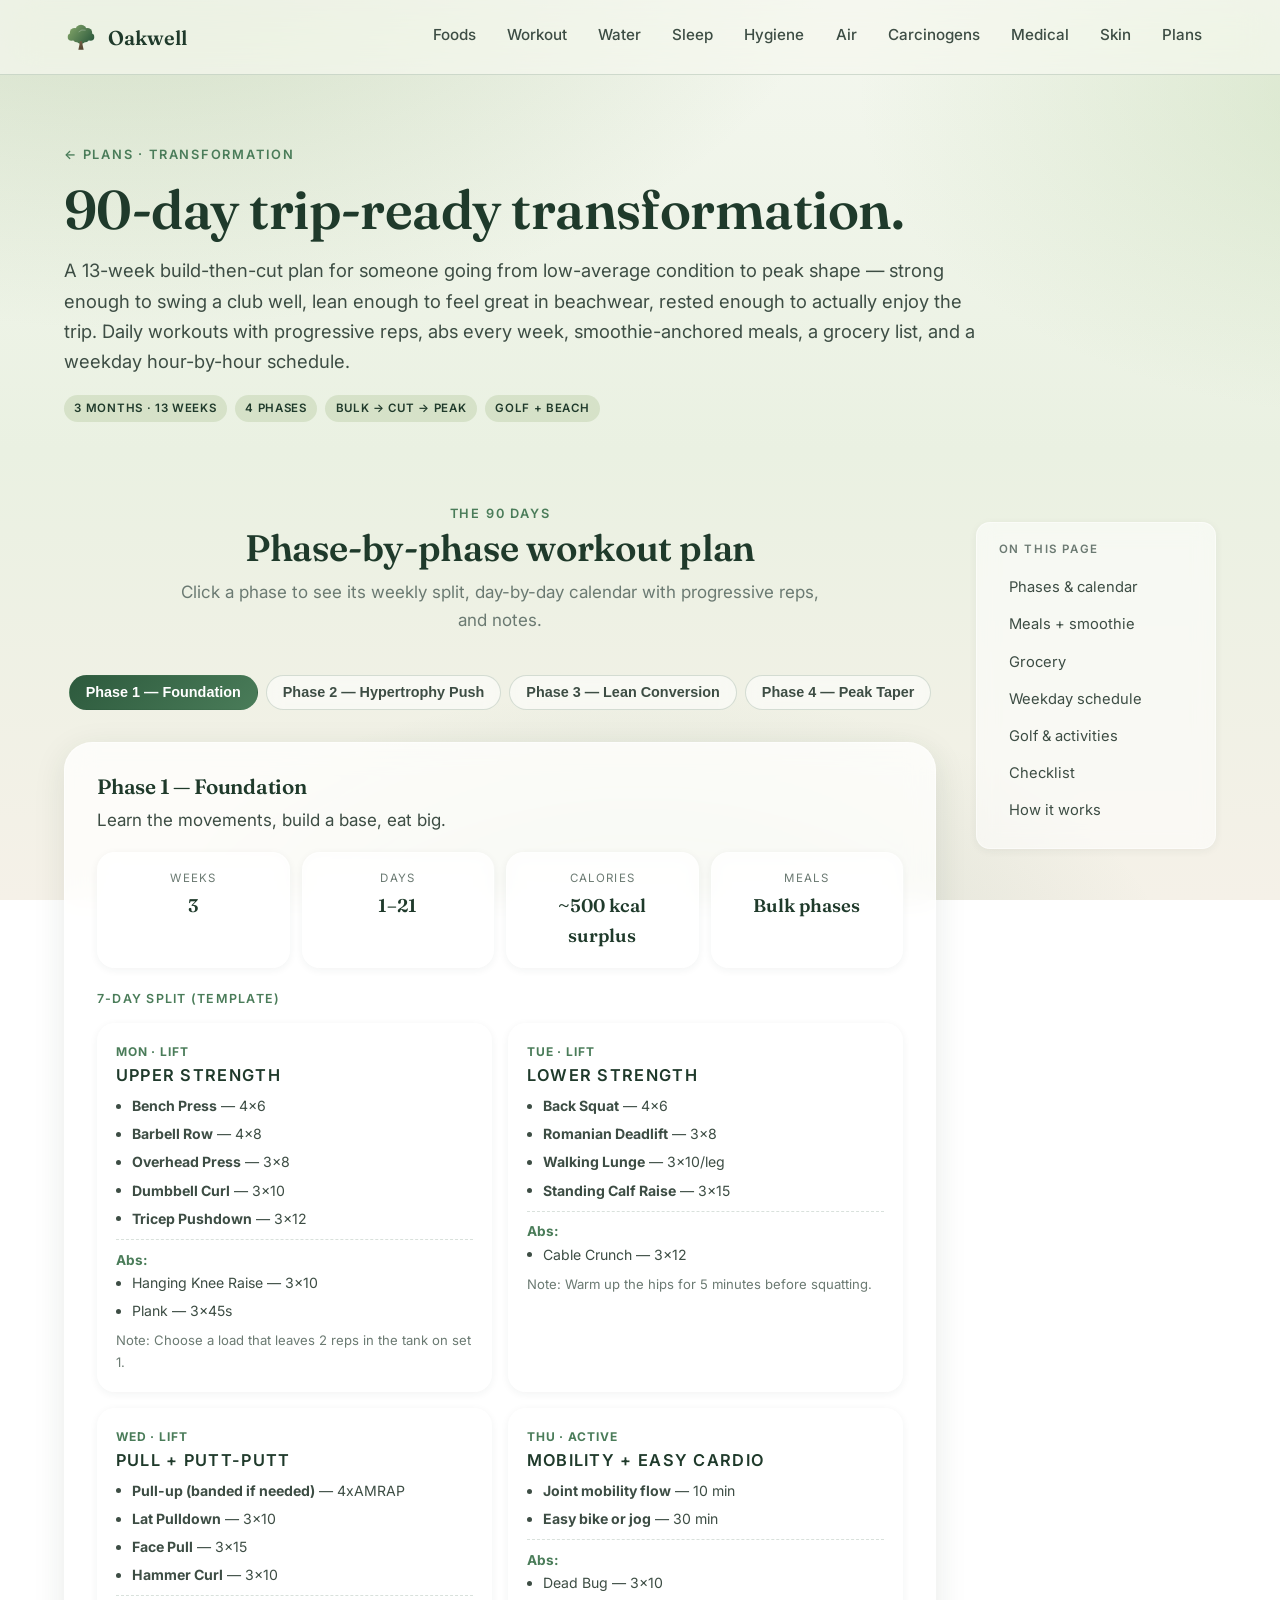
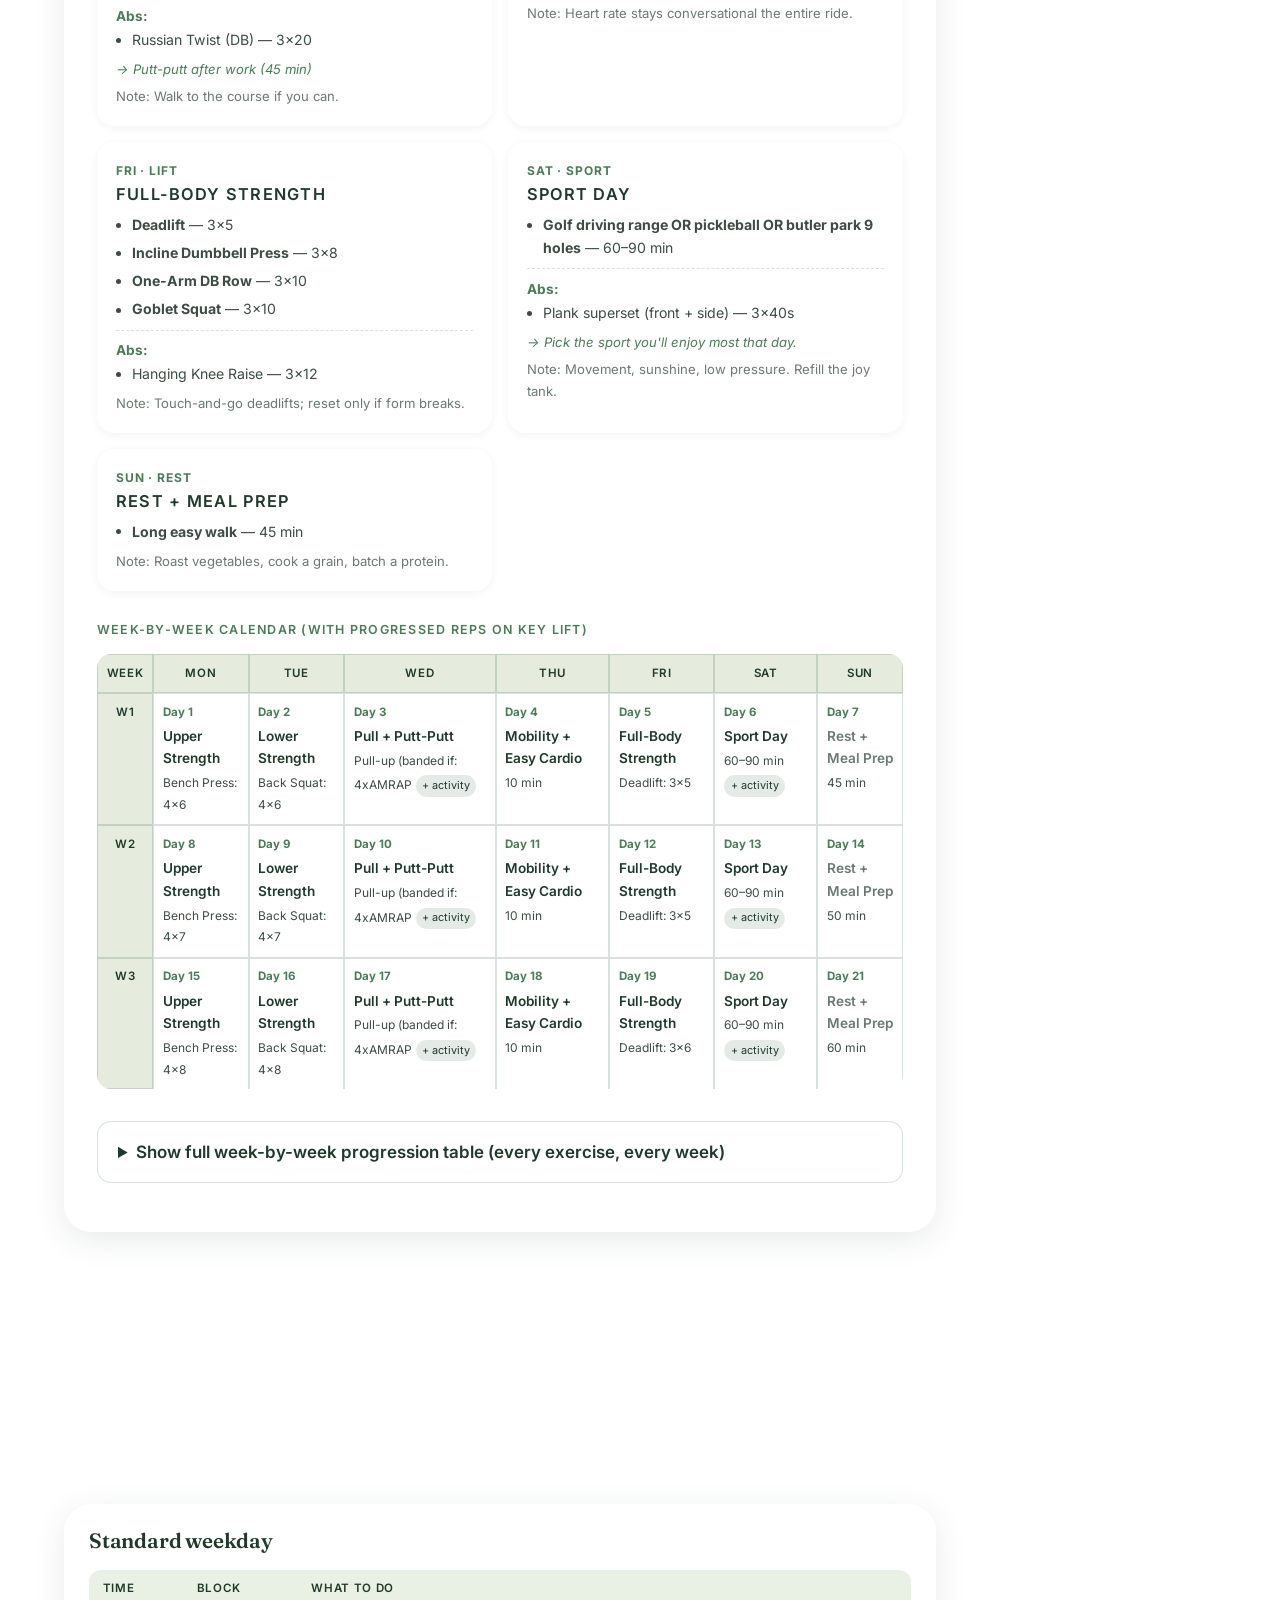
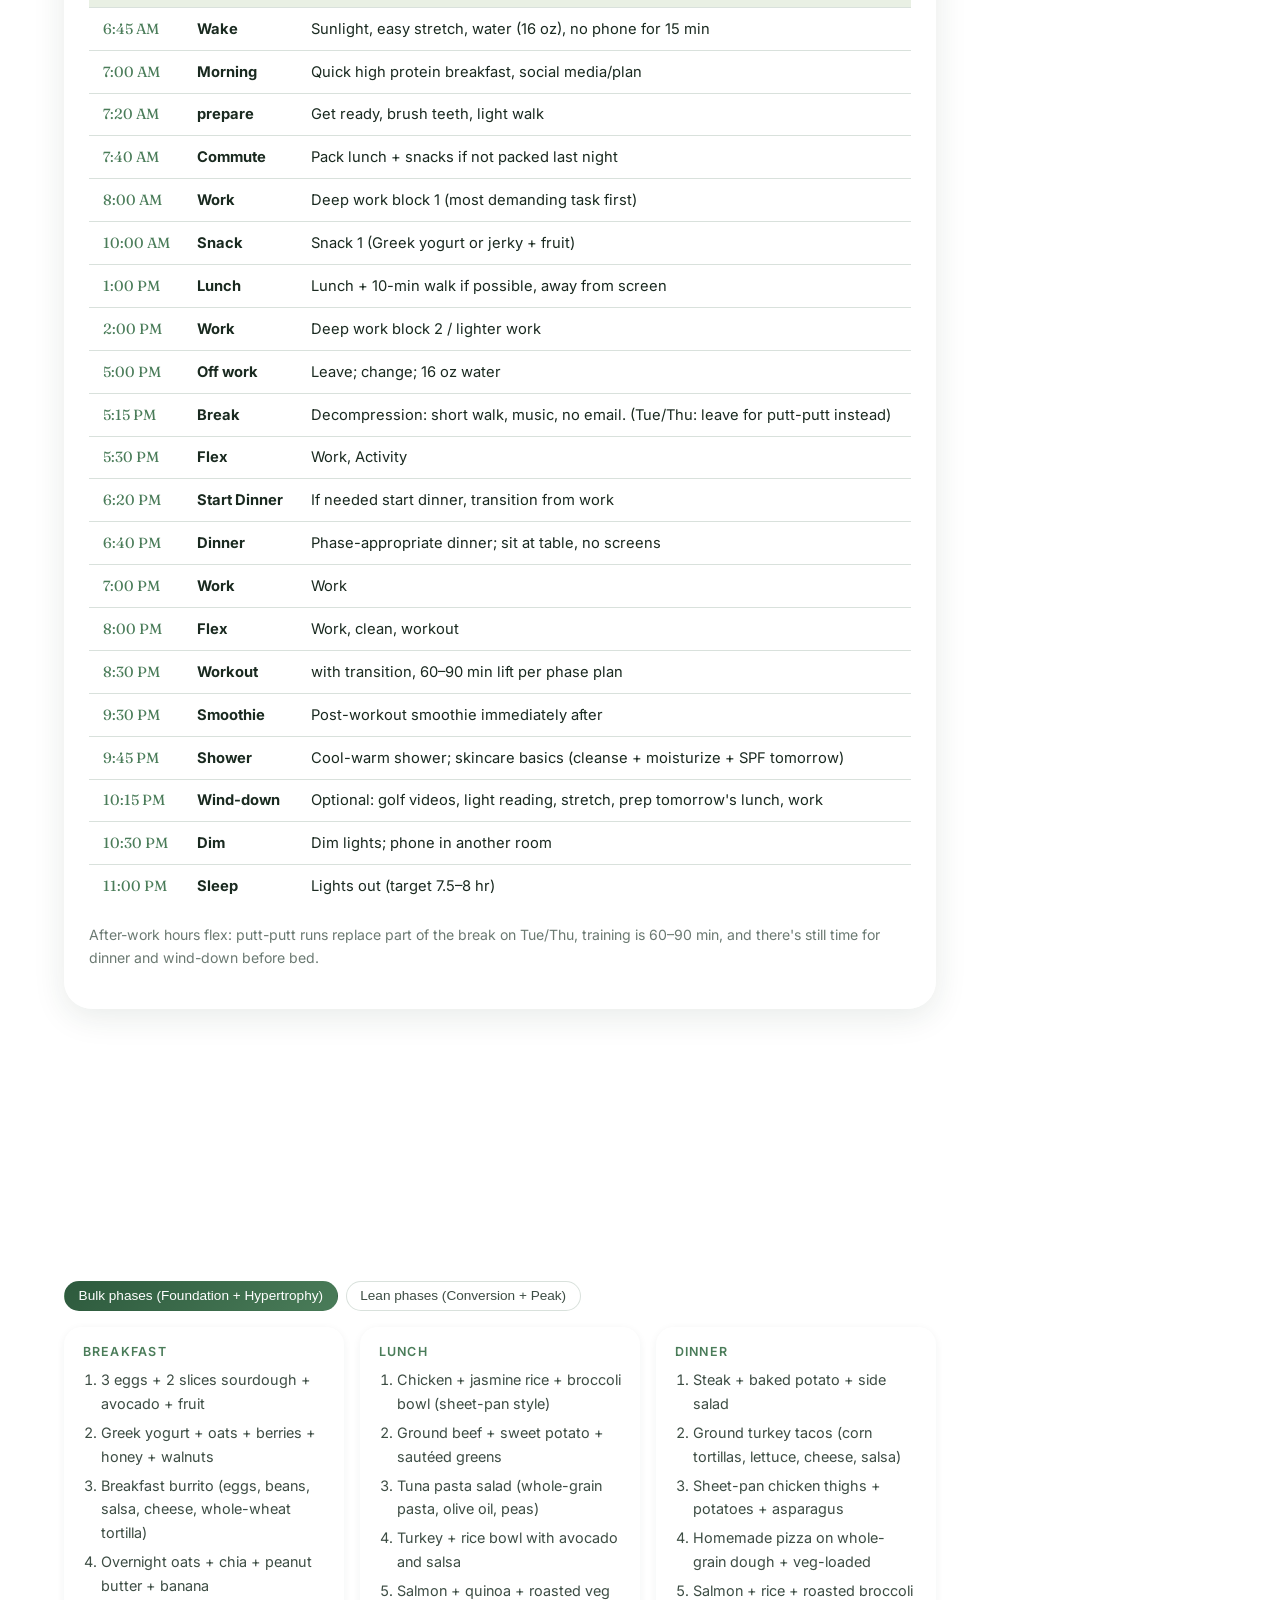
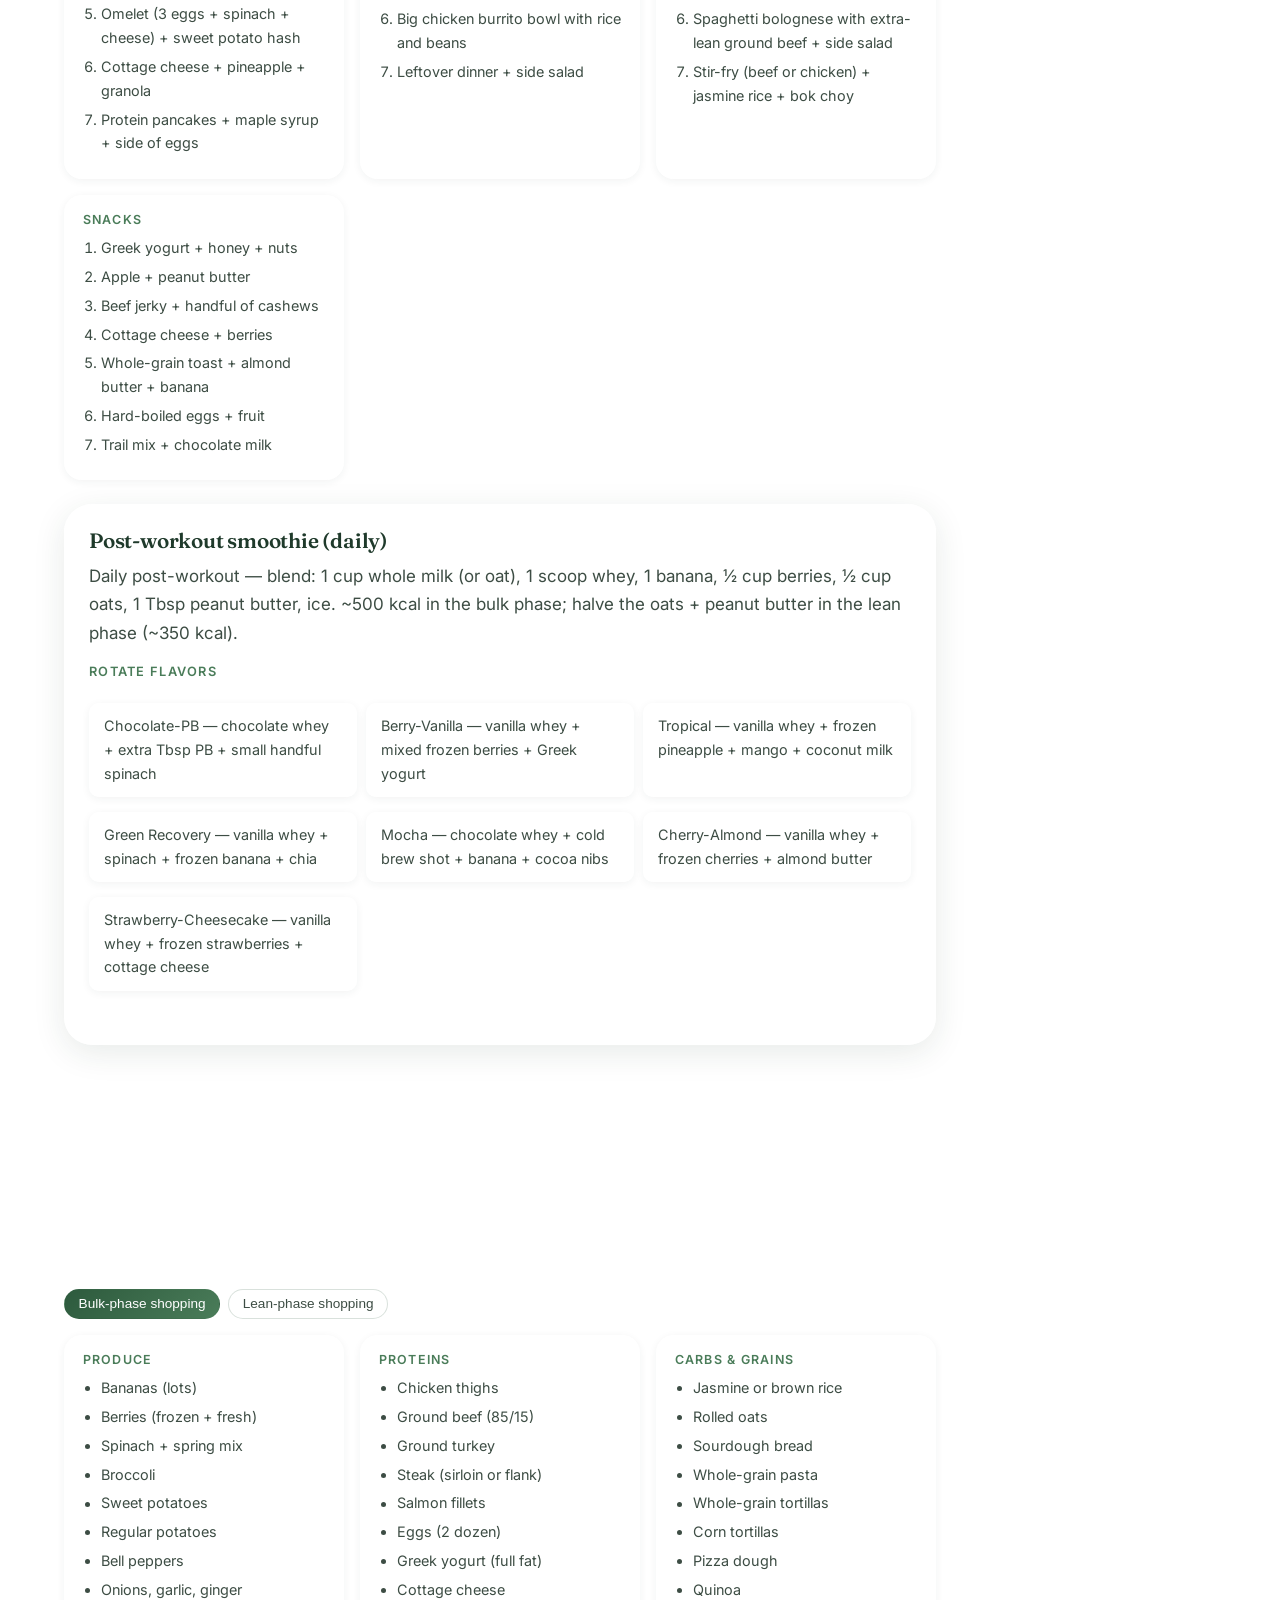
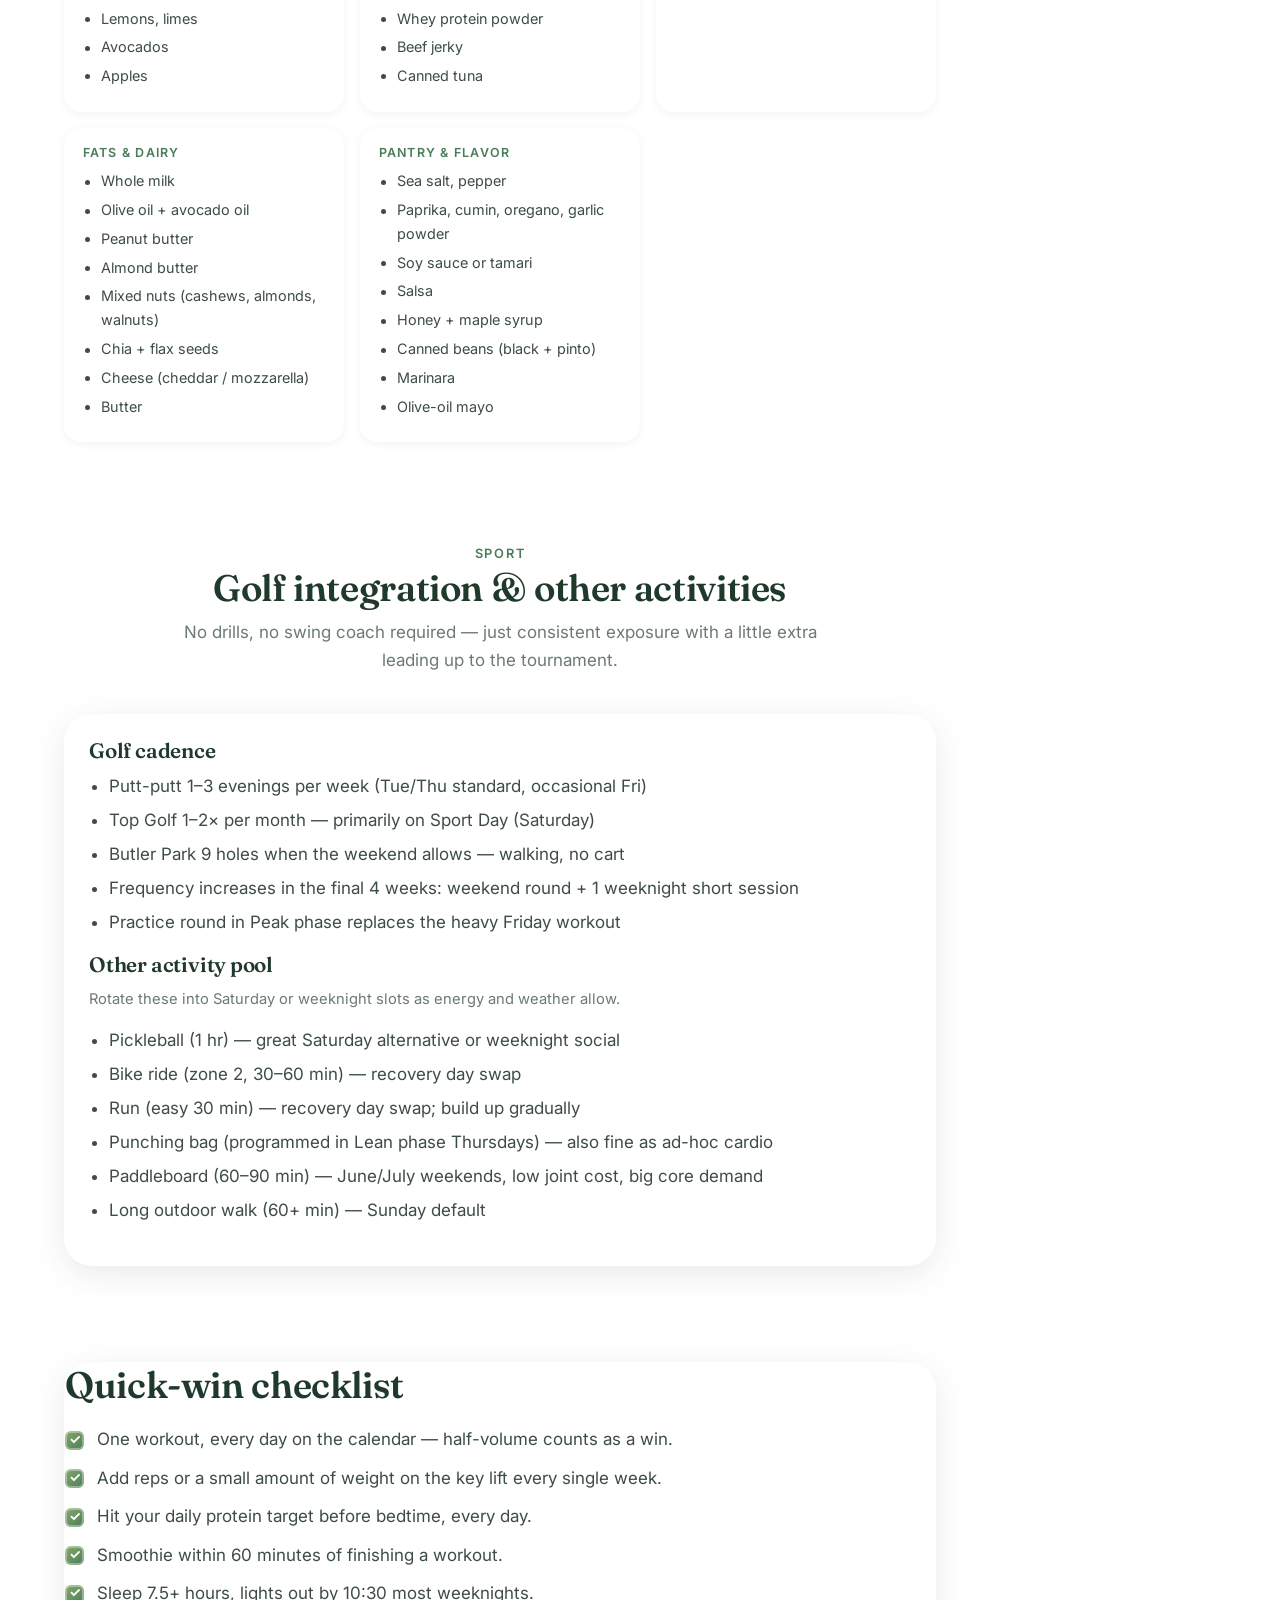
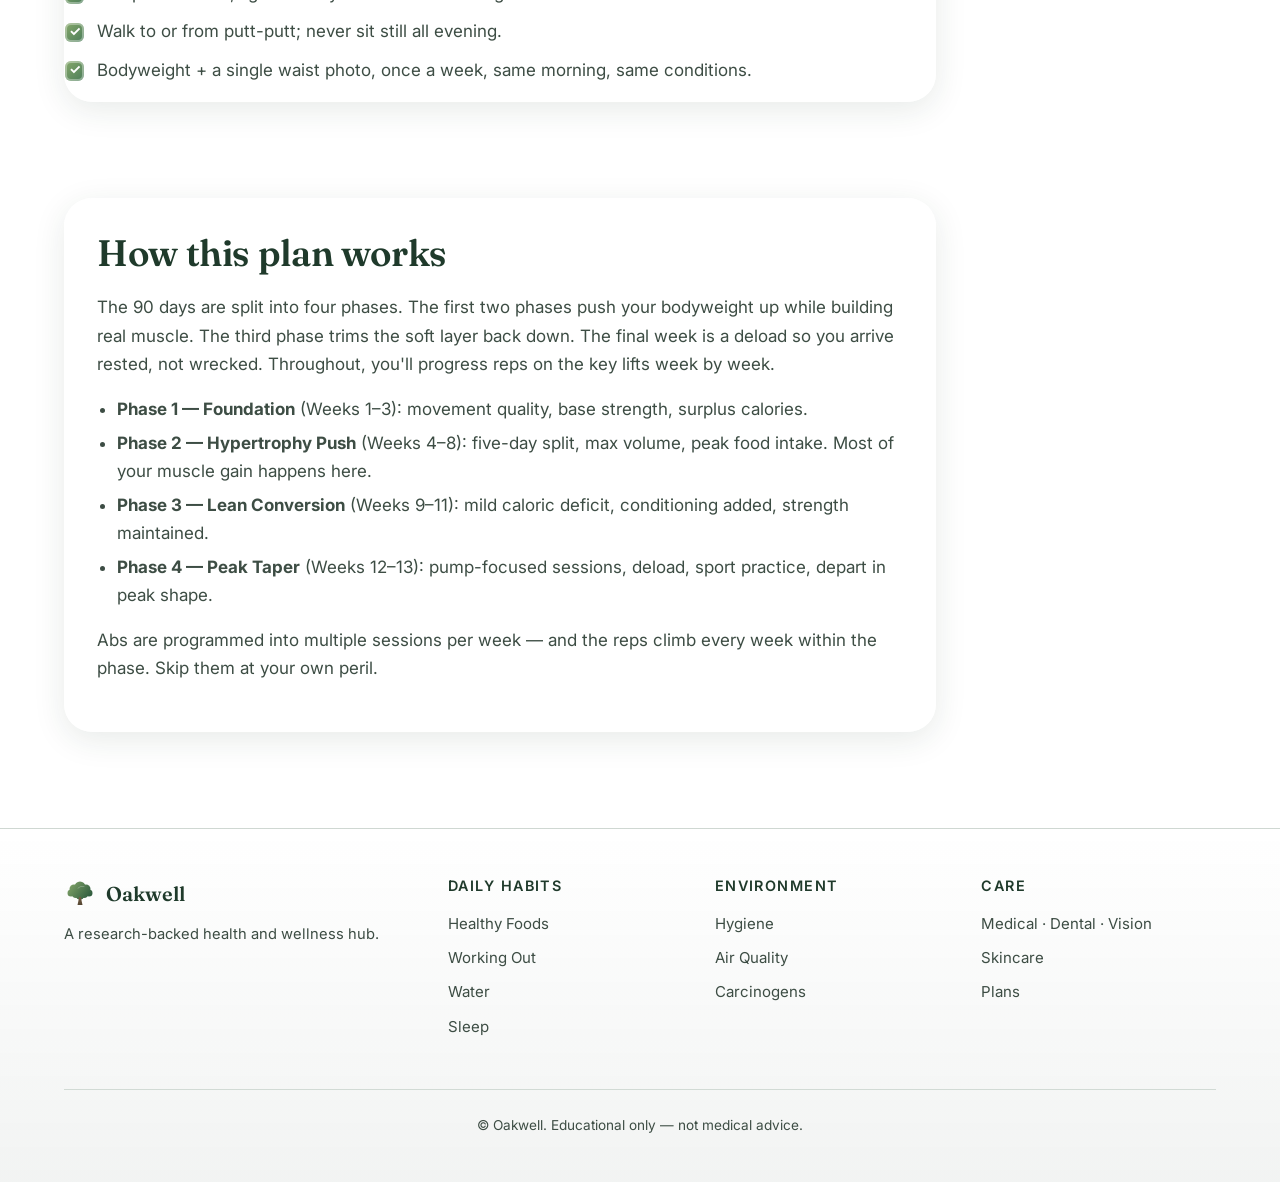
<file: plans/trip-prep-90-day.html>
<!doctype html>
<html lang="en">
<head>
<meta charset="utf-8" />
<meta name="viewport" content="width=device-width,initial-scale=1" />
<title>90-Day Trip-Ready Transformation — Mass · Cut · Golf | Oakwell</title>
<meta name="description" content="A 13-week build-then-cut transformation for anyone going from low-average fitness to peak shape for a golf-and-beach trip. Daily workouts with progressive overload, abs every week, smoothie-anchored meals, a grocery list, weekday schedule, and golf integration." />
<meta name="keywords" content="90 day workout plan, body recomposition, golf fitness, beach body plan, muscle gain then cut, transformation program, progressive overload, smoothie recipe" />
<link rel="canonical" href="https://example.com/plans/trip-prep-90-day.html" />
<link rel="icon" type="image/svg+xml" href="../assets/images/oak-logo.svg" />
<link rel="preconnect" href="https://fonts.googleapis.com">
<link rel="preconnect" href="https://fonts.gstatic.com" crossorigin>
<link href="https://fonts.googleapis.com/css2?family=Fraunces:opsz,wght@9..144,500;9..144,600&family=Inter:wght@400;500;600;700&display=swap" rel="stylesheet">
<link rel="stylesheet" href="../assets/css/style.css" />
<style>
  /* Trip-prep-specific layout */
  .phase-tabs {
    display: flex;
    gap: .5rem;
    flex-wrap: wrap;
    justify-content: center;
    margin: 1rem 0 2rem;
  }
  .phase-tabs button {
    padding: .55rem 1rem;
    border-radius: 999px;
    border: 1px solid var(--line);
    background: rgba(255, 255, 255, 0.55);
    backdrop-filter: blur(8px);
    color: var(--ink-soft);
    font-size: .9rem;
    font-weight: 600;
    cursor: pointer;
    transition: background .2s ease, color .2s ease;
  }
  .phase-tabs button:hover { background: rgba(135, 169, 107, .18); color: var(--forest-deep); }
  .phase-tabs button.active {
    background: linear-gradient(135deg, var(--forest), var(--moss));
    color: #fff;
    border-color: transparent;
  }
  .phase-panel { display: none; }
  .phase-panel.active { display: block; }

  .phase-meta {
    display: grid;
    grid-template-columns: repeat(auto-fit, minmax(160px, 1fr));
    gap: .75rem;
    margin: 1rem 0 1.5rem;
  }
  .phase-meta .chip {
    padding: 1rem;
    text-align: center;
  }
  .phase-meta .chip .label {
    font-size: .72rem;
    text-transform: uppercase;
    letter-spacing: .1em;
    color: var(--ink-muted);
    margin-bottom: .2rem;
  }
  .phase-meta .chip .value {
    font-family: var(--font-serif);
    font-size: 1.15rem;
    color: var(--forest-deep);
    font-weight: 600;
  }

  .cal-table {
    width: 100%;
    border-collapse: separate;
    border-spacing: 0;
    margin: 1rem 0 2rem;
    font-size: .82rem;
    background: rgba(255, 255, 255, 0.55);
    border-radius: 14px;
    overflow: hidden;
  }
  .cal-table th, .cal-table td {
    border: 1px solid var(--line);
    padding: .55rem;
    vertical-align: top;
    text-align: left;
  }
  .cal-table th {
    background: rgba(135, 169, 107, 0.22);
    color: var(--forest-deep);
    font-size: .72rem;
    text-transform: uppercase;
    letter-spacing: .06em;
    text-align: center;
  }
  .cal-table td .day-num {
    display: block;
    font-weight: 700;
    color: var(--moss);
    font-size: .72rem;
    margin-bottom: .2rem;
  }
  .cal-table td .day-title {
    display: block;
    font-weight: 600;
    color: var(--forest-deep);
    font-size: .85rem;
    margin-bottom: .15rem;
  }
  .cal-table td.rest .day-title { color: var(--ink-muted); }
  .cal-table td .key-lift {
    font-size: .75rem;
    color: var(--ink-soft);
  }
  .cal-table td .activity-tag {
    display: inline-block;
    margin-top: .25rem;
    font-size: .68rem;
    background: rgba(74, 124, 89, 0.15);
    color: var(--forest-deep);
    padding: .1rem .4rem;
    border-radius: 999px;
  }

  .day-cards {
    display: grid;
    grid-template-columns: repeat(auto-fit, minmax(260px, 1fr));
    gap: 1rem;
    margin: 1rem 0 2rem;
  }
  .day-cards .day {
    padding: 1.1rem;
  }
  .day-cards .day h5 {
    font-family: var(--font-sans);
    text-transform: uppercase;
    letter-spacing: .08em;
    font-size: .75rem;
    color: var(--moss);
    margin-bottom: .25rem;
  }
  .day-cards .day h4 {
    font-size: 1.02rem;
    margin-bottom: .55rem;
    color: var(--forest-deep);
  }
  .day-cards .day ul {
    padding-left: 1.05rem;
    margin: 0 0 .5rem;
    font-size: .88rem;
  }
  .day-cards .day .activity {
    margin-top: .35rem;
    font-size: .82rem;
    color: var(--moss);
    font-style: italic;
  }
  .day-cards .day .abs-block {
    margin-top: .55rem;
    padding-top: .55rem;
    border-top: 1px dashed var(--line);
    font-size: .85rem;
  }
  .day-cards .day .abs-block strong { color: var(--moss); }

  .meal-tabs, .grocery-tabs {
    display: flex;
    gap: .5rem;
    flex-wrap: wrap;
    margin-bottom: 1rem;
  }
  .meal-tabs button, .grocery-tabs button {
    padding: .4rem .85rem;
    border-radius: 999px;
    border: 1px solid var(--line);
    background: rgba(255, 255, 255, 0.55);
    cursor: pointer;
    color: var(--ink-soft);
    font-size: .85rem;
    font-weight: 500;
  }
  .meal-tabs button.active, .grocery-tabs button.active {
    background: linear-gradient(135deg, var(--forest), var(--moss));
    color: #fff;
    border-color: transparent;
  }
  .meal-grid, .grocery-grid {
    display: grid;
    grid-template-columns: repeat(auto-fit, minmax(240px, 1fr));
    gap: 1rem;
  }
  .meal-grid .card, .grocery-grid .card {
    padding: 1.1rem;
  }
  .meal-grid .card h4, .grocery-grid .card h4 {
    font-family: var(--font-sans);
    font-size: .78rem;
    text-transform: uppercase;
    letter-spacing: .1em;
    color: var(--moss);
    margin-bottom: .5rem;
  }
  .meal-grid .card ol, .grocery-grid .card ul { padding-left: 1.15rem; font-size: .9rem; margin: 0; }

  .schedule-table {
    width: 100%;
    border-collapse: collapse;
    margin: 1rem 0;
    background: rgba(255, 255, 255, 0.5);
    border-radius: 12px;
    overflow: hidden;
    font-size: .92rem;
  }
  .schedule-table th, .schedule-table td {
    padding: .55rem .85rem;
    border-bottom: 1px solid var(--line);
    text-align: left;
  }
  .schedule-table th {
    background: rgba(135, 169, 107, 0.18);
    color: var(--forest-deep);
    font-size: .72rem;
    text-transform: uppercase;
    letter-spacing: .06em;
  }
  .schedule-table td:first-child {
    font-family: var(--font-serif);
    color: var(--moss);
    width: 90px;
    white-space: nowrap;
  }
  .schedule-table td .tag {
    display: inline-block;
    font-size: .7rem;
    padding: .1rem .45rem;
    border-radius: 999px;
    background: rgba(74, 124, 89, 0.15);
    color: var(--forest-deep);
    margin-left: .35rem;
  }

  details.progress {
    margin: 1rem 0;
    padding: 1rem 1.25rem;
    border-radius: 14px;
    background: rgba(255, 255, 255, 0.5);
    border: 1px solid var(--line);
  }
  details.progress summary {
    cursor: pointer;
    font-weight: 600;
    color: var(--forest-deep);
  }
  details.progress table { margin-top: .6rem; font-size: .85rem; }

  .meta-bar {
    display: flex;
    gap: .5rem;
    flex-wrap: wrap;
    margin-bottom: 1.25rem;
  }
  .meta-bar .badge {
    font-size: .72rem;
    font-weight: 600;
    letter-spacing: .06em;
    text-transform: uppercase;
    padding: .25rem .65rem;
    border-radius: 999px;
    background: rgba(135, 169, 107, 0.22);
    color: var(--forest-deep);
  }

  /* ===== Sidebar TOC layout ===== */
  .body-grid {
    max-width: var(--maxw);
    margin: 0 auto;
    padding: 0 1.5rem;
    display: grid;
    grid-template-columns: minmax(0, 1fr) 240px;
    gap: 2.5rem;
    align-items: start;
  }
  .body-main { min-width: 0; }
  .body-main > section { padding: 3rem 0; }
  .body-main > section:first-of-type { padding-top: 1.5rem; }
  .body-main .container {
    max-width: none;
    padding: 0;
  }
  .body-main [id] { scroll-margin-top: 80px; }

  .toc-side {
    position: sticky;
    top: 90px;
    padding: 1.25rem 1.35rem;
    font-size: .92rem;
    max-height: calc(100vh - 110px);
    overflow-y: auto;
    border-radius: 14px;
    margin-top: 3rem;
  }
  .toc-side h4 {
    font-family: var(--font-sans);
    text-transform: uppercase;
    font-size: .72rem;
    letter-spacing: .14em;
    color: var(--ink-muted);
    margin-bottom: .75rem;
  }
  .toc-side ul, .toc-mobile ul { list-style: none; padding: 0; margin: 0; }
  .toc-side li { margin: 0; }
  .toc-side a {
    display: block;
    padding: .4rem .55rem;
    border-radius: 8px;
    color: var(--ink-soft);
    border-left: 2px solid transparent;
    text-decoration: none;
    transition: background .2s ease, border-color .2s ease, color .2s ease;
  }
  .toc-side a:hover {
    background: rgba(135, 169, 107, 0.15);
    border-left-color: var(--moss);
    color: var(--forest-deep);
  }

  /* ===== Mobile / phone TOC ===== */
  .toc-mobile {
    display: none;
    padding: .85rem 1.1rem;
    margin: 1.25rem 1.5rem 0;
    border-radius: 14px;
  }
  .toc-mobile summary {
    cursor: pointer;
    font-family: var(--font-sans);
    font-weight: 600;
    color: var(--forest-deep);
    font-size: .95rem;
    list-style: none;
    display: flex;
    align-items: center;
    justify-content: space-between;
    padding: .15rem 0;
  }
  .toc-mobile summary::-webkit-details-marker { display: none; }
  .toc-mobile summary::after {
    content: "\25BE";
    font-size: .85rem;
    color: var(--moss);
    transition: transform .2s ease;
    margin-left: .5rem;
  }
  .toc-mobile[open] summary::after { transform: rotate(180deg); }
  .toc-mobile ul {
    margin-top: .8rem;
    display: grid;
    grid-template-columns: repeat(auto-fit, minmax(140px, 1fr));
    gap: .35rem;
  }
  .toc-mobile a {
    display: block;
    padding: .6rem .7rem;
    border-radius: 10px;
    color: var(--ink-soft);
    text-decoration: none;
    font-size: .92rem;
    background: rgba(255, 255, 255, 0.5);
    border: 1px solid var(--line);
  }
  .toc-mobile a:active {
    background: rgba(135, 169, 107, 0.2);
    color: var(--forest-deep);
  }

  /* Horizontally scrollable week calendar on small screens */
  .cal-table-wrap { margin: 1rem 0 2rem; }
  .cal-table-wrap .cal-table { margin: 0; }

  @media (max-width: 1100px) {
    .body-grid {
      grid-template-columns: 1fr;
      padding: 0;
      gap: 0;
    }
    .body-main > section:first-of-type { padding-top: 1rem; }
    .body-main .container {
      max-width: var(--maxw);
      padding: 0 1.5rem;
      margin: 0 auto;
    }
    .toc-side { display: none; }
    .toc-mobile { display: block; }
  }

  @media (max-width: 760px) {
    .cal-table-wrap {
      overflow-x: auto;
      -webkit-overflow-scrolling: touch;
    }
    .cal-table { min-width: 620px; font-size: .74rem; }
    .cal-table th, .cal-table td { padding: .4rem .3rem; }
    .schedule-table { font-size: .85rem; }
    .schedule-table th, .schedule-table td { padding: .45rem .55rem; }
    .schedule-table td:first-child { width: 70px; }
  }

  @media (max-width: 560px) {
    .toc-mobile { margin-left: 1rem; margin-right: 1rem; }
    .toc-mobile ul { grid-template-columns: 1fr 1fr; }
    .phase-tabs button { font-size: .82rem; padding: .45rem .8rem; }
    .meta-bar .badge { font-size: .66rem; }
  }
</style>
</head>
<body>

<header class="nav"><div class="nav-inner">
  <a class="brand" href="../index.html"><img src="../assets/images/oak-logo.svg" alt="" width="34" height="34"><span>Oakwell</span></a>
  <button class="nav-toggle" aria-label="Open menu" aria-expanded="false">☰</button>
  <nav><ul class="nav-links">
    <li><a href="../foods.html">Foods</a></li><li><a href="../workout.html">Workout</a></li><li><a href="../water.html">Water</a></li>
    <li><a href="../sleep.html">Sleep</a></li><li><a href="../hygiene.html">Hygiene</a></li><li><a href="../air-quality.html">Air</a></li>
    <li><a href="../carcinogens.html">Carcinogens</a></li><li><a href="../medical.html">Medical</a></li><li><a href="../skincare.html">Skin</a></li>
    <li><a href="../plans.html">Plans</a></li>
  </ul></nav>
</div></header>

<main>

<section class="page-head"><div class="container reveal">
  <span class="eyebrow"><a href="../plans.html" style="color:inherit;">← Plans</a> · Transformation</span>
  <h1>90-day trip-ready transformation.</h1>
  <p class="lede">A 13-week build-then-cut plan for someone going from low-average condition to peak shape — strong enough to swing a club well, lean enough to feel great in beachwear, rested enough to actually enjoy the trip. Daily workouts with progressive reps, abs every week, smoothie-anchored meals, a grocery list, and a weekday hour-by-hour schedule.</p>
  <div class="meta-bar" style="margin-top:1rem;">
    <span class="badge">3 months · 13 weeks</span>
    <span class="badge">4 phases</span>
    <span class="badge">Bulk → cut → peak</span>
    <span class="badge">Golf + beach</span>
  </div>
</div></section>

<div class="body-grid">
<div class="body-main">

<details class="toc-mobile glass-soft">
  <summary>On this page</summary>
  <ul>
    <li><a href="#phases">Phases &amp; calendar</a></li>
    <li><a href="#meals">Meals + smoothie</a></li>
    <li><a href="#grocery">Grocery</a></li>
    <li><a href="#schedule">Weekday schedule</a></li>
    <li><a href="#golf">Golf &amp; activities</a></li>
    <li><a href="#checklist">Checklist</a></li>
    <li><a href="#overview">How it works</a></li>
  </ul>
</details>

<!-- =================== PHASES =================== -->
<section><div class="container">
  <div class="section-head reveal">
    <span class="eyebrow">The 90 days</span>
    <h2>Phase-by-phase workout plan</h2>
    <p>Click a phase to see its weekly split, day-by-day calendar with progressive reps, and notes.</p>
  </div>

  <div class="phase-tabs" id="phaseTabs" role="tablist" aria-label="Phases"></div>
  <div id="phasePanels"></div>
</div></section>

<!-- =================== SCHEDULE =================== -->
<section><div class="container">
  <div class="section-head reveal">
    <span class="eyebrow">Daily rhythm</span>
    <h2>Weekday hour-by-hour</h2>
    <p>Anchored around a 8am–5pm workday, with the after-work block used for either a workout, a short golf trip, or a deliberate break.</p>
  </div>
  <div class="glass" style="padding:1.5rem;">
    <h3 id="weekdayTitle">Standard weekday</h3>
    <table class="schedule-table" id="weekdayTable">
      <thead><tr><th>Time</th><th>Block</th><th>What to do</th></tr></thead>
      <tbody></tbody>
    </table>
    <p style="font-size:.88rem; color:var(--ink-muted); margin-top:.75rem;">After-work hours flex: putt-putt runs replace part of the break on Tue/Thu, training is 60–90 min, and there's still time for dinner and wind-down before bed.</p>
  </div>
</div></section>

<!-- =================== MEALS =================== -->
<section><div class="container">
  <div class="section-head reveal">
    <span class="eyebrow">Fuel</span>
    <h2>Meals &amp; daily smoothie</h2>
    <p>Cost-effective, fast, mostly whole-food meals. Calories run high in the build phases and pull back during the lean. Post-workout smoothie is every day.</p>
  </div>

  <div class="meal-tabs" id="mealTabs"></div>
  <div id="mealPanels"></div>

  <div class="glass" style="padding:1.5rem; margin-top:1.5rem;">
    <h3>Post-workout smoothie (daily)</h3>
    <p id="smoothieBase"></p>
    <h4 style="margin-top:.75rem; font-family:var(--font-sans); font-size:.8rem; text-transform:uppercase; letter-spacing:.1em; color:var(--moss);">Rotate flavors</h4>
    <ul id="smoothieVariations" class="day-plan" style="display:grid; grid-template-columns:repeat(auto-fit,minmax(220px,1fr)); list-style:none; padding:0; gap:.6rem;"></ul>
  </div>
</div></section>

<!-- =================== GROCERY =================== -->
<section><div class="container">
  <div class="section-head reveal">
    <span class="eyebrow">Shopping</span>
    <h2>Grocery list by phase</h2>
    <p>Print these. Stock the kitchen on Sunday and the week takes care of itself.</p>
  </div>
  <div class="grocery-tabs" id="groceryTabs"></div>
  <div id="groceryPanels"></div>
</div></section>

<!-- =================== GOLF + ACTIVITIES =================== -->
<section><div class="container">
  <div class="section-head reveal">
    <span class="eyebrow">Sport</span>
    <h2>Golf integration &amp; other activities</h2>
    <p>No drills, no swing coach required — just consistent exposure with a little extra leading up to the tournament.</p>
  </div>
  <div class="glass" style="padding:1.5rem;">
    <h3>Golf cadence</h3>
    <ul id="golfList"></ul>
    <h3 style="margin-top:1rem;">Other activity pool</h3>
    <p style="font-size:.92rem; color:var(--ink-muted);">Rotate these into Saturday or weeknight slots as energy and weather allow.</p>
    <ul id="activityList"></ul>
  </div>
</div></section>

<!-- =================== CHECKLIST =================== -->
<section><div class="container">
  <article class="glass reveal">
    <h2 id="checklist">Quick-win checklist</h2>
    <ul class="checklist">
      <li>One workout, every day on the calendar — half-volume counts as a win.</li>
      <li>Add reps or a small amount of weight on the key lift every single week.</li>
      <li>Hit your daily protein target before bedtime, every day.</li>
      <li>Smoothie within 60 minutes of finishing a workout.</li>
      <li>Sleep 7.5+ hours, lights out by 10:30 most weeknights.</li>
      <li>Walk to or from putt-putt; never sit still all evening.</li>
      <li>Bodyweight + a single waist photo, once a week, same morning, same conditions.</li>
    </ul>
  </article>
</div></section>

<!-- =================== HOW IT WORKS (moved to bottom for quick page scanning) =================== -->
<section><div class="container">
  <div class="glass" style="padding:2rem;">
    <h2 id="overview">How this plan works</h2>
    <p>The 90 days are split into four phases. The first two phases push your bodyweight up while building real muscle. The third phase trims the soft layer back down. The final week is a deload so you arrive rested, not wrecked. Throughout, you'll progress reps on the key lifts week by week.</p>
    <ul>
      <li><strong>Phase 1 — Foundation</strong> (Weeks 1–3): movement quality, base strength, surplus calories.</li>
      <li><strong>Phase 2 — Hypertrophy Push</strong> (Weeks 4–8): five-day split, max volume, peak food intake. Most of your muscle gain happens here.</li>
      <li><strong>Phase 3 — Lean Conversion</strong> (Weeks 9–11): mild caloric deficit, conditioning added, strength maintained.</li>
      <li><strong>Phase 4 — Peak Taper</strong> (Weeks 12–13): pump-focused sessions, deload, sport practice, depart in peak shape.</li>
    </ul>
    <p>Abs are programmed into multiple sessions per week — and the reps climb every week within the phase. Skip them at your own peril.</p>
  </div>
</div></section>

</div><!-- /.body-main -->

<aside class="toc-side glass-soft">
  <h4>On this page</h4>
  <ul>
    <li><a href="#phases">Phases &amp; calendar</a></li>
    <li><a href="#meals">Meals + smoothie</a></li>
    <li><a href="#grocery">Grocery</a></li>
    <li><a href="#schedule">Weekday schedule</a></li>
    <li><a href="#golf">Golf &amp; activities</a></li>
    <li><a href="#checklist">Checklist</a></li>
    <li><a href="#overview">How it works</a></li>
  </ul>
</aside>

</div><!-- /.body-grid -->

</main>

<footer><div class="container">
  <div class="footer-grid">
    <div><div class="brand" style="margin-bottom:.75rem;"><img src="../assets/images/oak-logo.svg" alt="" width="32" height="32"><span>Oakwell</span></div><p style="font-size:.92rem;">A research-backed health and wellness hub.</p></div>
    <div><h4>Daily Habits</h4><ul><li><a href="../foods.html">Healthy Foods</a></li><li><a href="../workout.html">Working Out</a></li><li><a href="../water.html">Water</a></li><li><a href="../sleep.html">Sleep</a></li></ul></div>
    <div><h4>Environment</h4><ul><li><a href="../hygiene.html">Hygiene</a></li><li><a href="../air-quality.html">Air Quality</a></li><li><a href="../carcinogens.html">Carcinogens</a></li></ul></div>
    <div><h4>Care</h4><ul><li><a href="../medical.html">Medical · Dental · Vision</a></li><li><a href="../skincare.html">Skincare</a></li><li><a href="../plans.html">Plans</a></li></ul></div>
  </div>
  <div class="footer-bottom"><p>© Oakwell. Educational only — not medical advice.</p></div>
</div></footer>

<!--
  ===========================================================
  TRIP-PREP PLAN DATA  (edit freely; the page renders from it)
  -----------------------------------------------------------
  Structure:
    phases[]           one entry per phase (4 total = 90 days)
      .name            display name
      .weeks           number of weeks in this phase
      .calorieGoal     short caption
      .focus           short caption
      .splitDays[7]    Mon..Sun template
        .label         workout name shown in calendar
        .type          "lift" | "active" | "sport" | "rest"
        .keyLift       what to progress (shown in week table)
        .exercises[]   { name, repsByWeek: ["4x6","4x7","4x8"] }
        .abs[]         { name, repsByWeek: [...] }
        .activity      string or null (golf/sport addition)
        .notes         short tip
    meals.<phaseKey>   breakfast/lunch/dinner/snack rotations
    smoothie           base + variations
    grocery.<phaseKey> categorized list
    schedule.weekday   hourly schedule
    golf, activities   simple string arrays
  ===========================================================
-->
<script id="tripPlanData" type="application/json">
{
  "title": "90-Day Trip-Ready Transformation",
  "phases": [
    {
      "id": "foundation",
      "name": "Phase 1 — Foundation",
      "weeks": 3,
      "calorieGoal": "~500 kcal surplus",
      "focus": "Learn the movements, build a base, eat big.",
      "splitDays": [
        {
          "label": "Upper Strength",
          "type": "lift",
          "keyLift": "Bench Press",
          "exercises": [
            { "name": "Bench Press",            "repsByWeek": ["4x6","4x7","4x8"] },
            { "name": "Barbell Row",            "repsByWeek": ["4x8","4x9","4x10"] },
            { "name": "Overhead Press",         "repsByWeek": ["3x8","3x9","3x10"] },
            { "name": "Dumbbell Curl",          "repsByWeek": ["3x10","3x11","3x12"] },
            { "name": "Tricep Pushdown",        "repsByWeek": ["3x12","3x13","3x15"] }
          ],
          "abs": [
            { "name": "Hanging Knee Raise",     "repsByWeek": ["3x10","3x12","3x14"] },
            { "name": "Plank",                  "repsByWeek": ["3x45s","3x55s","3x65s"] }
          ],
          "activity": null,
          "notes": "Choose a load that leaves 2 reps in the tank on set 1."
        },
        {
          "label": "Lower Strength",
          "type": "lift",
          "keyLift": "Back Squat",
          "exercises": [
            { "name": "Back Squat",             "repsByWeek": ["4x6","4x7","4x8"] },
            { "name": "Romanian Deadlift",      "repsByWeek": ["3x8","3x9","3x10"] },
            { "name": "Walking Lunge",          "repsByWeek": ["3x10/leg","3x11/leg","3x12/leg"] },
            { "name": "Standing Calf Raise",    "repsByWeek": ["3x15","3x17","3x20"] }
          ],
          "abs": [
            { "name": "Cable Crunch",           "repsByWeek": ["3x12","3x14","3x16"] }
          ],
          "activity": null,
          "notes": "Warm up the hips for 5 minutes before squatting."
        },
        {
          "label": "Pull + Putt-Putt",
          "type": "lift",
          "keyLift": "Pull-up",
          "exercises": [
            { "name": "Pull-up (banded if needed)", "repsByWeek": ["4xAMRAP","4xAMRAP","4xAMRAP"] },
            { "name": "Lat Pulldown",           "repsByWeek": ["3x10","3x11","3x12"] },
            { "name": "Face Pull",              "repsByWeek": ["3x15","3x17","3x20"] },
            { "name": "Hammer Curl",            "repsByWeek": ["3x10","3x11","3x12"] }
          ],
          "abs": [
            { "name": "Russian Twist (DB)",     "repsByWeek": ["3x20","3x24","3x28"] }
          ],
          "activity": "Putt-putt after work (45 min)",
          "notes": "Walk to the course if you can."
        },
        {
          "label": "Mobility + Easy Cardio",
          "type": "active",
          "keyLift": "—",
          "exercises": [
            { "name": "Joint mobility flow",    "repsByWeek": ["10 min","10 min","10 min"] },
            { "name": "Easy bike or jog",       "repsByWeek": ["30 min","35 min","40 min"] }
          ],
          "abs": [
            { "name": "Dead Bug",               "repsByWeek": ["3x10","3x12","3x14"] }
          ],
          "activity": null,
          "notes": "Heart rate stays conversational the entire ride."
        },
        {
          "label": "Full-Body Strength",
          "type": "lift",
          "keyLift": "Deadlift",
          "exercises": [
            { "name": "Deadlift",               "repsByWeek": ["3x5","3x5","3x6"] },
            { "name": "Incline Dumbbell Press", "repsByWeek": ["3x8","3x9","3x10"] },
            { "name": "One-Arm DB Row",         "repsByWeek": ["3x10","3x11","3x12"] },
            { "name": "Goblet Squat",           "repsByWeek": ["3x10","3x11","3x12"] }
          ],
          "abs": [
            { "name": "Hanging Knee Raise",     "repsByWeek": ["3x12","3x14","3x16"] }
          ],
          "activity": null,
          "notes": "Touch-and-go deadlifts; reset only if form breaks."
        },
        {
          "label": "Sport Day",
          "type": "sport",
          "keyLift": "—",
          "exercises": [
            { "name": "Golf driving range OR pickleball OR butler park 9 holes", "repsByWeek": ["60–90 min","60–90 min","60–90 min"] }
          ],
          "abs": [
            { "name": "Plank superset (front + side)", "repsByWeek": ["3x40s","3x45s","3x50s"] }
          ],
          "activity": "Pick the sport you'll enjoy most that day.",
          "notes": "Movement, sunshine, low pressure. Refill the joy tank."
        },
        {
          "label": "Rest + Meal Prep",
          "type": "rest",
          "keyLift": "—",
          "exercises": [
            { "name": "Long easy walk",         "repsByWeek": ["45 min","50 min","60 min"] }
          ],
          "abs": [],
          "activity": null,
          "notes": "Roast vegetables, cook a grain, batch a protein."
        }
      ],
      "mealsKey": "muscle"
    },
    {
      "id": "hypertrophy",
      "name": "Phase 2 — Hypertrophy Push",
      "weeks": 5,
      "calorieGoal": "Peak surplus (~500–700 kcal)",
      "focus": "Maximum quality volume. Most muscle gain happens here.",
      "splitDays": [
        {
          "label": "Chest + Triceps + Abs",
          "type": "lift",
          "keyLift": "Bench Press",
          "exercises": [
            { "name": "Bench Press",            "repsByWeek": ["4x8","4x8","4x9","4x10","3x6 deload"] },
            { "name": "Incline Dumbbell Press", "repsByWeek": ["4x10","4x10","4x11","4x12","3x8 deload"] },
            { "name": "Cable Fly",              "repsByWeek": ["3x12","3x13","3x14","3x15","3x10 deload"] },
            { "name": "Tricep Pushdown",        "repsByWeek": ["3x12","3x13","3x14","3x15","3x10 deload"] },
            { "name": "Skull Crusher",          "repsByWeek": ["3x10","3x11","3x12","3x13","3x8 deload"] }
          ],
          "abs": [
            { "name": "Hanging Leg Raise",      "repsByWeek": ["4x10","4x12","4x14","4x16","3x10 deload"] },
            { "name": "Cable Crunch",           "repsByWeek": ["4x15","4x18","4x20","4x22","3x15 deload"] }
          ],
          "activity": null,
          "notes": "Last set of every exercise is to 1 rep shy of failure."
        },
        {
          "label": "Back + Biceps + Putt-Putt",
          "type": "lift",
          "keyLift": "Pull-up",
          "exercises": [
            { "name": "Pull-up (weighted if 10+)", "repsByWeek": ["4xAMRAP","4xAMRAP","4xAMRAP","4xAMRAP","3xAMRAP deload"] },
            { "name": "Barbell Row",            "repsByWeek": ["4x8","4x9","4x10","4x10","3x6 deload"] },
            { "name": "Lat Pulldown",           "repsByWeek": ["3x10","3x11","3x12","3x12","3x10 deload"] },
            { "name": "Face Pull",              "repsByWeek": ["3x15","3x17","3x18","3x20","3x12 deload"] },
            { "name": "Barbell Curl",           "repsByWeek": ["4x10","4x11","4x12","4x12","3x8 deload"] },
            { "name": "Hammer Curl",            "repsByWeek": ["3x12","3x13","3x14","3x14","3x10 deload"] }
          ],
          "abs": [
            { "name": "Russian Twist (DB)",     "repsByWeek": ["3x30","3x34","3x38","3x42","3x24 deload"] }
          ],
          "activity": "Putt-putt after work",
          "notes": "Two finger callus check; tape if needed."
        },
        {
          "label": "Legs (Heavy)",
          "type": "lift",
          "keyLift": "Back Squat",
          "exercises": [
            { "name": "Back Squat",             "repsByWeek": ["4x6","4x7","4x8","4x8","3x5 deload"] },
            { "name": "Leg Press",              "repsByWeek": ["3x12","3x12","3x13","3x14","3x10 deload"] },
            { "name": "Romanian Deadlift",      "repsByWeek": ["4x8","4x8","4x9","4x10","3x6 deload"] },
            { "name": "Leg Curl",               "repsByWeek": ["3x12","3x13","3x14","3x15","3x10 deload"] },
            { "name": "Standing Calf Raise",    "repsByWeek": ["4x15","4x17","4x18","4x20","3x12 deload"] }
          ],
          "abs": [
            { "name": "Hanging Knee Raise",     "repsByWeek": ["3x14","3x16","3x18","3x20","3x12 deload"] }
          ],
          "activity": null,
          "notes": "Eat a large carb meal 90 min pre-squat. Bring water + electrolytes."
        },
        {
          "label": "Shoulders + Abs + Putt-Putt",
          "type": "lift",
          "keyLift": "Overhead Press",
          "exercises": [
            { "name": "Overhead Press",         "repsByWeek": ["4x6","4x7","4x8","4x8","3x5 deload"] },
            { "name": "Dumbbell Lateral Raise", "repsByWeek": ["4x12","4x13","4x14","4x15","3x10 deload"] },
            { "name": "Rear Delt Fly",          "repsByWeek": ["3x15","3x17","3x18","3x20","3x12 deload"] },
            { "name": "Barbell Shrug",          "repsByWeek": ["3x12","3x13","3x14","3x15","3x10 deload"] }
          ],
          "abs": [
            { "name": "Hanging Leg Raise",      "repsByWeek": ["4x12","4x14","4x16","4x18","3x10 deload"] },
            { "name": "Plank",                  "repsByWeek": ["4x60s","4x70s","4x80s","4x90s","3x60s deload"] }
          ],
          "activity": "Putt-putt after work",
          "notes": "Strict press; brace your abs before unrack."
        },
        {
          "label": "Arms + Accessories",
          "type": "lift",
          "keyLift": "Close-Grip Bench",
          "exercises": [
            { "name": "Close-Grip Bench",       "repsByWeek": ["4x8","4x9","4x10","4x10","3x6 deload"] },
            { "name": "Preacher Curl",          "repsByWeek": ["4x10","4x11","4x12","4x12","3x8 deload"] },
            { "name": "Rope Pushdown",          "repsByWeek": ["3x12","3x13","3x14","3x15","3x10 deload"] },
            { "name": "Incline DB Curl",        "repsByWeek": ["3x12","3x13","3x14","3x14","3x10 deload"] },
            { "name": "Forearm Wrist Curl",     "repsByWeek": ["3x15","3x17","3x18","3x20","3x12 deload"] }
          ],
          "abs": [
            { "name": "Cable Crunch",           "repsByWeek": ["4x20","4x22","4x25","4x28","3x15 deload"] }
          ],
          "activity": null,
          "notes": "Arms day is fun day. Keep rest short (60–75 sec)."
        },
        {
          "label": "Sport Day",
          "type": "sport",
          "keyLift": "—",
          "exercises": [
            { "name": "Top Golf OR butler park OR pickleball OR paddleboard", "repsByWeek": ["90 min","90 min","90 min","90 min","90 min"] }
          ],
          "abs": [
            { "name": "Plank superset (front + side)", "repsByWeek": ["3x45s","3x50s","3x55s","3x60s","3x45s"] }
          ],
          "activity": "Bring water and a snack.",
          "notes": "Bonus: walk a 9-hole instead of riding when possible."
        },
        {
          "label": "Rest + Long Walk + Meal Prep",
          "type": "rest",
          "keyLift": "—",
          "exercises": [
            { "name": "Easy outdoor walk",      "repsByWeek": ["60 min","60 min","70 min","75 min","60 min"] }
          ],
          "abs": [],
          "activity": null,
          "notes": "Big breakfast, prep two proteins and a grain for the week."
        }
      ],
      "mealsKey": "muscle"
    },
    {
      "id": "lean",
      "name": "Phase 3 — Lean Conversion",
      "weeks": 3,
      "calorieGoal": "~300–400 kcal deficit",
      "focus": "Strip the soft layer; keep the strength you built.",
      "splitDays": [
        {
          "label": "Upper (Heavy)",
          "type": "lift",
          "keyLift": "Bench Press",
          "exercises": [
            { "name": "Bench Press",            "repsByWeek": ["5x5","5x5","4x5"] },
            { "name": "Weighted Pull-up",       "repsByWeek": ["4x6","4x6","4x6"] },
            { "name": "Incline DB Press",       "repsByWeek": ["3x10","3x10","3x10"] },
            { "name": "Barbell Row",            "repsByWeek": ["3x10","3x10","3x8"] },
            { "name": "Lateral Raise",          "repsByWeek": ["3x12","3x14","3x15"] },
            { "name": "Tricep Rope Pushdown",   "repsByWeek": ["3x12","3x14","3x15"] },
            { "name": "EZ-Bar Curl",            "repsByWeek": ["3x12","3x14","3x15"] }
          ],
          "abs": [
            { "name": "Plank",                  "repsByWeek": ["3x75s","3x90s","3x100s"] }
          ],
          "activity": null,
          "notes": "Strength stays. Don't chase the pump — chase the bar."
        },
        {
          "label": "HIIT + Abs + Putt-Putt",
          "type": "active",
          "keyLift": "—",
          "exercises": [
            { "name": "Warm-up bike",           "repsByWeek": ["5 min","5 min","5 min"] },
            { "name": "Sprints (bike/treadmill)", "repsByWeek": ["8 x 30s on / 90s off","9 x 30s on / 90s off","10 x 30s on / 90s off"] }
          ],
          "abs": [
            { "name": "Hanging Leg Raise",      "repsByWeek": ["4x12","4x14","4x16"] },
            { "name": "Cable Crunch",           "repsByWeek": ["4x20","4x22","4x25"] },
            { "name": "Russian Twist",          "repsByWeek": ["4x40","4x44","4x48"] }
          ],
          "activity": "Putt-putt after work",
          "notes": "Sprints should leave you genuinely gassed at the end of each."
        },
        {
          "label": "Lower (Heavy)",
          "type": "lift",
          "keyLift": "Back Squat",
          "exercises": [
            { "name": "Back Squat",             "repsByWeek": ["5x5","5x5","4x5"] },
            { "name": "Romanian Deadlift",      "repsByWeek": ["4x6","4x6","4x6"] },
            { "name": "Walking Lunge",          "repsByWeek": ["3x12/leg","3x12/leg","3x10/leg"] },
            { "name": "Leg Curl",               "repsByWeek": ["3x12","3x14","3x15"] },
            { "name": "Standing Calf Raise",    "repsByWeek": ["4x15","4x17","4x20"] }
          ],
          "abs": [
            { "name": "Hanging Knee Raise",     "repsByWeek": ["4x15","4x17","4x20"] }
          ],
          "activity": null,
          "notes": "Hold reps. Strength preserved = look preserved."
        },
        {
          "label": "Conditioning + Bag Work",
          "type": "active",
          "keyLift": "—",
          "exercises": [
            { "name": "Easy jog warm-up",       "repsByWeek": ["10 min","10 min","10 min"] },
            { "name": "Punching bag rounds",    "repsByWeek": ["5 x 3 min / 1 min rest","6 x 3 min / 1 min rest","6 x 3 min / 1 min rest"] },
            { "name": "Cool-down walk",         "repsByWeek": ["15 min","15 min","15 min"] }
          ],
          "abs": [
            { "name": "Plank",                  "repsByWeek": ["3x80s","3x90s","3x100s"] }
          ],
          "activity": null,
          "notes": "Mix straight punches and combos. Tape your wrists."
        },
        {
          "label": "Push/Pull Mix",
          "type": "lift",
          "keyLift": "Overhead Press",
          "exercises": [
            { "name": "Overhead Press",         "repsByWeek": ["4x6","4x6","4x6"] },
            { "name": "Barbell Row",            "repsByWeek": ["4x8","4x8","4x8"] },
            { "name": "Incline DB Press",       "repsByWeek": ["3x10","3x10","3x10"] },
            { "name": "Lat Pulldown",           "repsByWeek": ["3x10","3x10","3x10"] },
            { "name": "DB Curl",                "repsByWeek": ["3x10","3x10","3x10"] },
            { "name": "Tricep Pushdown",        "repsByWeek": ["3x10","3x10","3x10"] }
          ],
          "abs": [
            { "name": "Cable Crunch",           "repsByWeek": ["4x20","4x22","4x25"] }
          ],
          "activity": null,
          "notes": "Quick session. In and out in 50 minutes."
        },
        {
          "label": "Long Sport Day",
          "type": "sport",
          "keyLift": "—",
          "exercises": [
            { "name": "Golf 9 holes (walking) OR pickleball league OR paddleboard", "repsByWeek": ["90–120 min","90–120 min","90–120 min"] }
          ],
          "abs": [
            { "name": "Plank superset",         "repsByWeek": ["3x60s","3x70s","3x80s"] }
          ],
          "activity": "Paddleboard option ideal if it's warm.",
          "notes": "Bring sunscreen. Refer to skincare page."
        },
        {
          "label": "Long Walk + Recovery",
          "type": "rest",
          "keyLift": "—",
          "exercises": [
            { "name": "Outdoor walk",           "repsByWeek": ["75 min","80 min","90 min"] }
          ],
          "abs": [],
          "activity": null,
          "notes": "Cook for the week. Hydrate."
        }
      ],
      "mealsKey": "lean"
    },
    {
      "id": "peak",
      "name": "Phase 4 — Peak Taper",
      "weeks": 2,
      "calorieGoal": "Maintenance, slightly higher carbs",
      "focus": "Refresh the body, sharpen the swing, depart in peak shape.",
      "splitDays": [
        {
          "label": "Upper Pump (Light)",
          "type": "lift",
          "keyLift": "Bench Press",
          "exercises": [
            { "name": "Bench Press (light)",    "repsByWeek": ["3x12","3x10"] },
            { "name": "DB Row",                 "repsByWeek": ["3x12","3x10"] },
            { "name": "Incline DB Press",       "repsByWeek": ["3x12","3x10"] },
            { "name": "Lateral Raise",          "repsByWeek": ["3x15","3x12"] },
            { "name": "Cable Curl",             "repsByWeek": ["3x15","3x12"] },
            { "name": "Tricep Pushdown",        "repsByWeek": ["3x15","3x12"] }
          ],
          "abs": [
            { "name": "Cable Crunch",           "repsByWeek": ["3x20","3x15"] }
          ],
          "activity": null,
          "notes": "Stay 2–3 reps shy of failure. We're tapering."
        },
        {
          "label": "Lower Pump (Light)",
          "type": "lift",
          "keyLift": "Goblet Squat",
          "exercises": [
            { "name": "Goblet Squat",           "repsByWeek": ["3x12","3x10"] },
            { "name": "Romanian Deadlift",      "repsByWeek": ["3x10","3x8"] },
            { "name": "Walking Lunge",          "repsByWeek": ["3x10/leg","3x8/leg"] },
            { "name": "Standing Calf Raise",    "repsByWeek": ["3x15","3x12"] }
          ],
          "abs": [
            { "name": "Plank",                  "repsByWeek": ["3x60s","3x45s"] }
          ],
          "activity": null,
          "notes": "Smooth and easy. No grinding reps."
        },
        {
          "label": "Abs + Putt-Putt + Skin",
          "type": "active",
          "keyLift": "—",
          "exercises": [
            { "name": "Easy bike",              "repsByWeek": ["20 min","20 min"] }
          ],
          "abs": [
            { "name": "Hanging Knee Raise",     "repsByWeek": ["3x12","3x10"] },
            { "name": "Cable Crunch",           "repsByWeek": ["3x18","3x15"] },
            { "name": "Plank",                  "repsByWeek": ["3x60s","3x45s"] }
          ],
          "activity": "Putt-putt after work; SPF + book a facial",
          "notes": "Tan a little, don't burn. Hydrate aggressively."
        },
        {
          "label": "Full-Body Light + Mobility",
          "type": "lift",
          "keyLift": "Deadlift",
          "exercises": [
            { "name": "Deadlift (light)",       "repsByWeek": ["2x5","2x3"] },
            { "name": "DB Bench",               "repsByWeek": ["3x10","3x8"] },
            { "name": "DB Row",                 "repsByWeek": ["3x10","3x8"] },
            { "name": "Mobility flow",          "repsByWeek": ["15 min","15 min"] }
          ],
          "abs": [
            { "name": "Dead Bug",               "repsByWeek": ["3x10","3x8"] }
          ],
          "activity": null,
          "notes": "Leave the gym feeling better than you came in."
        },
        {
          "label": "Rest or Easy Walk",
          "type": "rest",
          "keyLift": "—",
          "exercises": [
            { "name": "Easy walk",              "repsByWeek": ["30 min","20 min"] }
          ],
          "abs": [],
          "activity": null,
          "notes": "Pack a little. Plan rest of the trip."
        },
        {
          "label": "Practice Round or Activity",
          "type": "sport",
          "keyLift": "—",
          "exercises": [
            { "name": "Golf practice round OR pickleball (chill pace)", "repsByWeek": ["90 min","60 min"] }
          ],
          "abs": [],
          "activity": "No tournament-grade exertion.",
          "notes": "Loose grip. Tee high. Trust the work."
        },
        {
          "label": "Rest",
          "type": "rest",
          "keyLift": "—",
          "exercises": [
            { "name": "Nothing planned; nap if needed", "repsByWeek": ["—","—"] }
          ],
          "abs": [],
          "activity": null,
          "notes": "Eat well, sleep early."
        }
      ],
      "mealsKey": "lean"
    }
  ],

  "meals": {
    "muscle": {
      "label": "Bulk phases (Foundation + Hypertrophy)",
      "breakfast": [
        "3 eggs + 2 slices sourdough + avocado + fruit",
        "Greek yogurt + oats + berries + honey + walnuts",
        "Breakfast burrito (eggs, beans, salsa, cheese, whole-wheat tortilla)",
        "Overnight oats + chia + peanut butter + banana",
        "Omelet (3 eggs + spinach + cheese) + sweet potato hash",
        "Cottage cheese + pineapple + granola",
        "Protein pancakes + maple syrup + side of eggs"
      ],
      "lunch": [
        "Chicken + jasmine rice + broccoli bowl (sheet-pan style)",
        "Ground beef + sweet potato + sautéed greens",
        "Tuna pasta salad (whole-grain pasta, olive oil, peas)",
        "Turkey + rice bowl with avocado and salsa",
        "Salmon + quinoa + roasted veg",
        "Big chicken burrito bowl with rice and beans",
        "Leftover dinner + side salad"
      ],
      "dinner": [
        "Steak + baked potato + side salad",
        "Ground turkey tacos (corn tortillas, lettuce, cheese, salsa)",
        "Sheet-pan chicken thighs + potatoes + asparagus",
        "Homemade pizza on whole-grain dough + veg-loaded",
        "Salmon + rice + roasted broccoli",
        "Spaghetti bolognese with extra-lean ground beef + side salad",
        "Stir-fry (beef or chicken) + jasmine rice + bok choy"
      ],
      "snacks": [
        "Greek yogurt + honey + nuts",
        "Apple + peanut butter",
        "Beef jerky + handful of cashews",
        "Cottage cheese + berries",
        "Whole-grain toast + almond butter + banana",
        "Hard-boiled eggs + fruit",
        "Trail mix + chocolate milk"
      ]
    },
    "lean": {
      "label": "Lean phases (Conversion + Peak)",
      "breakfast": [
        "3 eggs + 1 slice sourdough + fruit",
        "Greek yogurt + berries + small handful granola",
        "Veggie omelet (3 eggs + spinach + tomato)",
        "Overnight oats (smaller portion) + berries + chia",
        "Cottage cheese + pineapple",
        "Egg-white scramble + avocado toast (1 slice)",
        "Smoked salmon + cucumber + cream cheese on rye"
      ],
      "lunch": [
        "Grilled chicken big salad + olive oil + lemon",
        "Tuna + greens + chickpeas + balsamic",
        "Turkey lettuce wraps + side of fruit",
        "Chicken + roasted sweet potato + greens",
        "Salmon + cauliflower rice + asparagus",
        "Beef + veggie stir-fry + small rice",
        "Leftover dinner + extra greens"
      ],
      "dinner": [
        "Grilled chicken + roasted veg medley + small rice",
        "Salmon + asparagus + sweet potato",
        "Lean ground turkey + zucchini + tomato sauce + side salad",
        "Shrimp stir-fry + jasmine rice + broccoli",
        "Steak (lean cut) + big salad + small potato",
        "White-fish tacos in lettuce wraps + slaw",
        "Chicken fajitas (peppers + onions) + 1 tortilla"
      ],
      "snacks": [
        "Greek yogurt + berries",
        "Apple + small handful almonds",
        "Beef jerky",
        "Cottage cheese + cucumber slices",
        "Hard-boiled eggs",
        "Edamame",
        "Plain popcorn + a square of dark chocolate"
      ]
    }
  },

  "smoothie": {
    "base": "Daily post-workout — blend: 1 cup whole milk (or oat), 1 scoop whey, 1 banana, ½ cup berries, ½ cup oats, 1 Tbsp peanut butter, ice. ~500 kcal in the bulk phase; halve the oats + peanut butter in the lean phase (~350 kcal).",
    "variations": [
      "Chocolate-PB — chocolate whey + extra Tbsp PB + small handful spinach",
      "Berry-Vanilla — vanilla whey + mixed frozen berries + Greek yogurt",
      "Tropical — vanilla whey + frozen pineapple + mango + coconut milk",
      "Green Recovery — vanilla whey + spinach + frozen banana + chia",
      "Mocha — chocolate whey + cold brew shot + banana + cocoa nibs",
      "Cherry-Almond — vanilla whey + frozen cherries + almond butter",
      "Strawberry-Cheesecake — vanilla whey + frozen strawberries + cottage cheese"
    ]
  },

  "grocery": {
    "muscle": {
      "label": "Bulk-phase shopping",
      "categories": {
        "Produce": ["Bananas (lots)","Berries (frozen + fresh)","Spinach + spring mix","Broccoli","Sweet potatoes","Regular potatoes","Bell peppers","Onions, garlic, ginger","Lemons, limes","Avocados","Apples"],
        "Proteins": ["Chicken thighs","Ground beef (85/15)","Ground turkey","Steak (sirloin or flank)","Salmon fillets","Eggs (2 dozen)","Greek yogurt (full fat)","Cottage cheese","Whey protein powder","Beef jerky","Canned tuna"],
        "Carbs & grains": ["Jasmine or brown rice","Rolled oats","Sourdough bread","Whole-grain pasta","Whole-grain tortillas","Corn tortillas","Pizza dough","Quinoa"],
        "Fats & dairy": ["Whole milk","Olive oil + avocado oil","Peanut butter","Almond butter","Mixed nuts (cashews, almonds, walnuts)","Chia + flax seeds","Cheese (cheddar / mozzarella)","Butter"],
        "Pantry & flavor": ["Sea salt, pepper","Paprika, cumin, oregano, garlic powder","Soy sauce or tamari","Salsa","Honey + maple syrup","Canned beans (black + pinto)","Marinara","Olive-oil mayo"]
      }
    },
    "lean": {
      "label": "Lean-phase shopping",
      "categories": {
        "Produce": ["Spinach + arugula + mixed greens","Cucumber, bell peppers, tomatoes","Broccoli, asparagus, zucchini","Cauliflower (incl. riced)","Sweet potatoes (smaller portions)","Lemons, limes","Avocados","Berries","Apples","Pineapple"],
        "Proteins": ["Chicken breast + thighs","Lean ground turkey (93/7)","Lean steak (sirloin)","Salmon","White fish (cod/tilapia)","Shrimp","Eggs + egg whites","Greek yogurt (2% or 0%)","Cottage cheese","Whey protein","Beef jerky"],
        "Carbs & grains": ["Jasmine rice (smaller portions)","Rolled oats","Sourdough (1 loaf)","Corn tortillas","Quinoa","Lettuce wraps"],
        "Fats & dairy": ["Oat milk or skim","Olive oil","Avocado","Nuts (almonds — measure portions)","Chia + flax","Hummus","Cottage cheese"],
        "Pantry & flavor": ["Sea salt, pepper","Spice mixes","Hot sauce + salsa","Mustard, vinegar","Soy sauce","Canned tuna","Edamame","Dark chocolate (small treat)"]
      }
    }
  },

  "schedule": {
    "weekday": [
      { "time": "6:45 AM",  "block": "Wake",       "task": "Sunlight, easy stretch, water (16 oz), no phone for 15 min" },
      { "time": "7:00 AM",  "block": "Morning",    "task": "Quick high protein breakfast, social media/plan" },
      { "time": "7:20 AM",  "block": "prepare",    "task": "Get ready, brush teeth, light walk" },
      { "time": "7:40 AM",  "block": "Commute",    "task": "Pack lunch + snacks if not packed last night" },
      { "time": "8:00 AM",  "block": "Work",       "task": "Deep work block 1 (most demanding task first)" },
      { "time": "10:00 AM", "block": "Snack",      "task": "Snack 1 (Greek yogurt or jerky + fruit)" },
      { "time": "1:00 PM",  "block": "Lunch",      "task": "Lunch + 10-min walk if possible, away from screen" },
      { "time": "2:00 PM",  "block": "Work",       "task": "Deep work block 2 / lighter work" },
      { "time": "5:00 PM",  "block": "Off work",   "task": "Leave; change; 16 oz water" },
      { "time": "5:15 PM",  "block": "Break",      "task": "Decompression: short walk, music, no email. (Tue/Thu: leave for putt-putt instead)" },
      { "time": "5:30 PM",  "block": "Flex",      "task": "Work, Activity" },
      { "time": "6:20 PM",  "block": "Start Dinner",     "task": "If needed start dinner, transition from work" },
      { "time": "6:40 PM",  "block": "Dinner",     "task": "Phase-appropriate dinner; sit at table, no screens" },
      { "time": "7:00 PM",  "block": "Work",     "task": "Work" },
      { "time": "8:00 PM",  "block": "Flex",     "task": "Work, clean, workout" },
      { "time": "8:30 PM",  "block": "Workout",    "task": "with transition, 60–90 min lift per phase plan" },
      { "time": "9:30 PM",  "block": "Smoothie",   "task": "Post-workout smoothie immediately after" },
      { "time": "9:45 PM",  "block": "Shower",     "task": "Cool-warm shower; skincare basics (cleanse + moisturize + SPF tomorrow)" },
      { "time": "10:15 PM",  "block": "Wind-down",  "task": "Optional: golf videos, light reading, stretch, prep tomorrow's lunch, work" },
      { "time": "10:30 PM", "block": "Dim",        "task": "Dim lights; phone in another room" },
      { "time": "11:00 PM", "block": "Sleep",      "task": "Lights out (target 7.5–8 hr)" }
    ]
  },

  "golf": [
    "Putt-putt 1–3 evenings per week (Tue/Thu standard, occasional Fri)",
    "Top Golf 1–2× per month — primarily on Sport Day (Saturday)",
    "Butler Park 9 holes when the weekend allows — walking, no cart",
    "Frequency increases in the final 4 weeks: weekend round + 1 weeknight short session",
    "Practice round in Peak phase replaces the heavy Friday workout"
  ],

  "activities": [
    "Pickleball (1 hr) — great Saturday alternative or weeknight social",
    "Bike ride (zone 2, 30–60 min) — recovery day swap",
    "Run (easy 30 min) — recovery day swap; build up gradually",
    "Punching bag (programmed in Lean phase Thursdays) — also fine as ad-hoc cardio",
    "Paddleboard (60–90 min) — June/July weekends, low joint cost, big core demand",
    "Long outdoor walk (60+ min) — Sunday default"
  ]
}
</script>

<script>
(function () {
  const d = JSON.parse(document.getElementById('tripPlanData').textContent);
  const DOW = ["Mon","Tue","Wed","Thu","Fri","Sat","Sun"];

  /* ---------------- PHASES + CALENDAR ---------------- */
  const tabs = document.getElementById('phaseTabs');
  const panels = document.getElementById('phasePanels');
  let activePhase = 0;
  let dayCounter = 1;
  // Pre-compute starting day number for each phase
  const phaseStarts = [];
  let acc = 1;
  d.phases.forEach(p => { phaseStarts.push(acc); acc += p.weeks * 7; });

  d.phases.forEach((phase, pIdx) => {
    const btn = document.createElement('button');
    btn.type = 'button';
    btn.textContent = phase.name;
    btn.dataset.phase = pIdx;
    if (pIdx === 0) btn.classList.add('active');
    btn.addEventListener('click', () => {
      activePhase = pIdx;
      [...tabs.children].forEach(b => b.classList.toggle('active', +b.dataset.phase === pIdx));
      [...panels.children].forEach(p => p.classList.toggle('active', +p.dataset.phase === pIdx));
    });
    tabs.appendChild(btn);

    const panel = document.createElement('div');
    panel.className = 'phase-panel glass' + (pIdx === 0 ? ' active' : '');
    panel.dataset.phase = pIdx;
    panel.style.padding = '2rem';
    panel.id = pIdx === 0 ? 'phases' : '';

    // Phase header
    panel.innerHTML = `
      <h3 style="font-family:var(--font-serif); color:var(--forest-deep); margin-bottom:.4rem;">${phase.name}</h3>
      <p style="color:var(--ink-soft);">${phase.focus}</p>
      <div class="phase-meta">
        <div class="chip glass-soft"><div class="label">Weeks</div><div class="value">${phase.weeks}</div></div>
        <div class="chip glass-soft"><div class="label">Days</div><div class="value">${phaseStarts[pIdx]}–${phaseStarts[pIdx] + phase.weeks * 7 - 1}</div></div>
        <div class="chip glass-soft"><div class="label">Calories</div><div class="value">${phase.calorieGoal}</div></div>
        <div class="chip glass-soft"><div class="label">Meals</div><div class="value">${d.meals[phase.mealsKey].label.split(' (')[0]}</div></div>
      </div>
      <h4 style="margin-top:1rem; font-family:var(--font-sans); font-size:.78rem; text-transform:uppercase; letter-spacing:.1em; color:var(--moss);">7-day split (template)</h4>
    `;

    // Day-template cards
    const cards = document.createElement('div');
    cards.className = 'day-cards';
    phase.splitDays.forEach((day, dIdx) => {
      const c = document.createElement('div');
      c.className = 'day glass-soft';
      const exerciseList = day.exercises.map(ex =>
        `<li><strong>${ex.name}</strong> — ${ex.repsByWeek[0]}</li>`
      ).join('');
      const absList = day.abs && day.abs.length
        ? `<div class="abs-block"><strong>Abs:</strong><ul>${day.abs.map(a => `<li>${a.name} — ${a.repsByWeek[0]}</li>`).join('')}</ul></div>`
        : '';
      c.innerHTML = `
        <h5>${DOW[dIdx]} · ${day.type}</h5>
        <h4>${day.label}</h4>
        <ul>${exerciseList}</ul>
        ${absList}
        ${day.activity ? `<div class="activity">→ ${day.activity}</div>` : ''}
        ${day.notes ? `<div class="activity" style="color:var(--ink-muted); font-style:normal;">Note: ${day.notes}</div>` : ''}
      `;
      cards.appendChild(c);
    });
    panel.appendChild(cards);

    // Calendar table (rows = weeks of this phase, cols = days)
    panel.insertAdjacentHTML('beforeend',
      `<h4 style="margin-top:1.5rem; font-family:var(--font-sans); font-size:.78rem; text-transform:uppercase; letter-spacing:.1em; color:var(--moss);">Week-by-week calendar (with progressed reps on key lift)</h4>`
    );
    const tbl = document.createElement('table');
    tbl.className = 'cal-table';
    let header = '<thead><tr><th>Week</th>' + DOW.map(d => `<th>${d}</th>`).join('') + '</tr></thead>';
    let body = '<tbody>';
    for (let w = 0; w < phase.weeks; w++) {
      body += `<tr><th>W${w+1}</th>`;
      phase.splitDays.forEach((day, dIdx) => {
        const overallDay = phaseStarts[pIdx] + (w * 7) + dIdx;
        const restCls = day.type === 'rest' ? 'rest' : '';
        // Find this week's progressed key-lift reps (or first exercise reps)
        let keyReps = '';
        if (day.type === 'lift' && day.exercises.length) {
          const main = day.exercises.find(ex => ex.name.toLowerCase().startsWith((day.keyLift||'').toLowerCase())) || day.exercises[0];
          keyReps = `<span class="key-lift">${main.name.split(' ').slice(0,3).join(' ')}: ${main.repsByWeek[Math.min(w, main.repsByWeek.length - 1)]}</span>`;
        } else if (day.exercises.length) {
          keyReps = `<span class="key-lift">${day.exercises[0].repsByWeek[Math.min(w, day.exercises[0].repsByWeek.length - 1)]}</span>`;
        }
        const tag = day.activity ? `<span class="activity-tag">+ activity</span>` : '';
        body += `<td class="${restCls}">
            <span class="day-num">Day ${overallDay}</span>
            <span class="day-title">${day.label}</span>
            ${keyReps}
            ${tag}
          </td>`;
      });
      body += '</tr>';
    }
    body += '</tbody>';
    tbl.innerHTML = header + body;
    const tblWrap = document.createElement('div');
    tblWrap.className = 'cal-table-wrap';
    tblWrap.appendChild(tbl);
    panel.appendChild(tblWrap);

    // Collapsible progression detail (per exercise)
    const det = document.createElement('details');
    det.className = 'progress';
    let progRows = '';
    phase.splitDays.forEach((day, dIdx) => {
      if (!day.exercises.length) return;
      day.exercises.concat(day.abs || []).forEach(ex => {
        progRows += `<tr><td>${DOW[dIdx]}</td><td>${ex.name}</td>` +
          ex.repsByWeek.map(r => `<td>${r}</td>`).join('') + '</tr>';
      });
    });
    let progHead = '<tr><th>Day</th><th>Exercise</th>' + Array.from({length: phase.weeks}, (_,i)=>`<th>W${i+1}</th>`).join('') + '</tr>';
    det.innerHTML = `<summary>Show full week-by-week progression table (every exercise, every week)</summary>
      <table><thead>${progHead}</thead><tbody>${progRows}</tbody></table>`;
    panel.appendChild(det);

    panels.appendChild(panel);
  });

  /* ---------------- MEALS ---------------- */
  const mealTabs = document.getElementById('mealTabs');
  const mealPanels = document.getElementById('mealPanels');
  Object.entries(d.meals).forEach(([key, m], i) => {
    const b = document.createElement('button');
    b.type = 'button'; b.textContent = m.label; b.dataset.key = key;
    if (i === 0) b.classList.add('active');
    b.addEventListener('click', () => {
      [...mealTabs.children].forEach(x => x.classList.toggle('active', x.dataset.key === key));
      [...mealPanels.children].forEach(x => x.classList.toggle('active', x.dataset.key === key));
    });
    mealTabs.appendChild(b);

    const panel = document.createElement('div');
    panel.className = 'phase-panel' + (i === 0 ? ' active' : '');
    panel.dataset.key = key;
    panel.id = i === 0 ? 'meals' : '';
    const grid = document.createElement('div');
    grid.className = 'meal-grid';
    ['breakfast','lunch','dinner','snacks'].forEach(cat => {
      const card = document.createElement('div');
      card.className = 'card glass-soft';
      card.innerHTML = `<h4>${cat}</h4><ol>${m[cat].map(x => `<li>${x}</li>`).join('')}</ol>`;
      grid.appendChild(card);
    });
    panel.appendChild(grid);
    mealPanels.appendChild(panel);
  });

  document.getElementById('smoothieBase').textContent = d.smoothie.base;
  d.smoothie.variations.forEach(v => {
    const li = document.createElement('li');
    li.className = 'glass-soft';
    li.style.padding = '.65rem .85rem';
    li.style.borderRadius = '10px';
    li.style.fontSize = '.9rem';
    li.textContent = v;
    document.getElementById('smoothieVariations').appendChild(li);
  });

  /* ---------------- GROCERY ---------------- */
  const gTabs = document.getElementById('groceryTabs');
  const gPanels = document.getElementById('groceryPanels');
  Object.entries(d.grocery).forEach(([key, g], i) => {
    const b = document.createElement('button');
    b.type = 'button'; b.textContent = g.label; b.dataset.key = key;
    if (i === 0) b.classList.add('active');
    b.addEventListener('click', () => {
      [...gTabs.children].forEach(x => x.classList.toggle('active', x.dataset.key === key));
      [...gPanels.children].forEach(x => x.classList.toggle('active', x.dataset.key === key));
    });
    gTabs.appendChild(b);

    const panel = document.createElement('div');
    panel.className = 'phase-panel' + (i === 0 ? ' active' : '');
    panel.dataset.key = key;
    panel.id = i === 0 ? 'grocery' : '';
    const grid = document.createElement('div');
    grid.className = 'grocery-grid';
    Object.entries(g.categories).forEach(([cat, items]) => {
      const card = document.createElement('div');
      card.className = 'card glass-soft';
      card.innerHTML = `<h4>${cat}</h4><ul>${items.map(x => `<li>${x}</li>`).join('')}</ul>`;
      grid.appendChild(card);
    });
    panel.appendChild(grid);
    gPanels.appendChild(panel);
  });

  /* ---------------- SCHEDULE ---------------- */
  const schedBody = document.querySelector('#weekdayTable tbody');
  d.schedule.weekday.forEach(row => {
    const tr = document.createElement('tr');
    tr.innerHTML = `<td>${row.time}</td><td><strong>${row.block}</strong></td><td>${row.task}</td>`;
    schedBody.appendChild(tr);
  });
  document.getElementById('weekdayTable').parentElement.parentElement.id = 'schedule';

  /* ---------------- GOLF + ACTIVITIES ---------------- */
  d.golf.forEach(item => {
    const li = document.createElement('li'); li.textContent = item;
    document.getElementById('golfList').appendChild(li);
  });
  d.activities.forEach(item => {
    const li = document.createElement('li'); li.textContent = item;
    document.getElementById('activityList').appendChild(li);
  });
  document.getElementById('golfList').parentElement.parentElement.id = 'golf';
})();
</script>

<script src="../assets/js/main.js"></script>
</body>
</html>
</file>
<file: assets/css/style.css>
/* =========================================================
   Oakwell Health & Wellness — Global Stylesheet
   Theme: Modern, clean, glassy, natural with oak/forest green
   ========================================================= */

:root {
  --forest-deep: #1f3a2b;
  --forest: #2d5a3d;
  --sage: #87a96b;
  --sage-light: #b8d3a3;
  --moss: #4a7c59;
  --bark: #6b5742;
  --cream: #f5f1e8;
  --cream-soft: #fbf9f3;
  --mist: rgba(255, 255, 255, 0.55);
  --mist-strong: rgba(255, 255, 255, 0.78);
  --ink: #1a2a20;
  --ink-soft: #3d4d44;
  --ink-muted: #6b7a72;
  --line: rgba(45, 90, 61, 0.18);
  --shadow-sm: 0 2px 8px rgba(31, 58, 43, 0.06);
  --shadow: 0 8px 32px rgba(31, 58, 43, 0.10);
  --shadow-lg: 0 20px 60px rgba(31, 58, 43, 0.14);
  --radius: 18px;
  --radius-lg: 28px;
  --maxw: 1200px;
  --font-sans: "Inter", -apple-system, BlinkMacSystemFont, "Segoe UI", Roboto, "Helvetica Neue", sans-serif;
  --font-serif: "Fraunces", "Cormorant Garamond", Georgia, serif;
}

* { box-sizing: border-box; margin: 0; padding: 0; }

html { scroll-behavior: smooth; -webkit-text-size-adjust: 100%; }

body {
  font-family: var(--font-sans);
  color: var(--ink);
  line-height: 1.65;
  font-size: 17px;
  background:
    radial-gradient(1200px 700px at 10% -10%, rgba(135, 169, 107, 0.35), transparent 60%),
    radial-gradient(1000px 600px at 110% 10%, rgba(184, 211, 163, 0.45), transparent 55%),
    radial-gradient(900px 500px at 50% 110%, rgba(74, 124, 89, 0.20), transparent 60%),
    linear-gradient(180deg, #f4f7ef 0%, #eaf1e2 50%, #f5f1e8 100%);
  background-attachment: fixed;
  min-height: 100vh;
  -webkit-font-smoothing: antialiased;
  text-rendering: optimizeLegibility;
}

img, svg { max-width: 100%; display: block; }

a {
  color: var(--forest);
  text-decoration: none;
  transition: color .2s ease;
}
a:hover { color: var(--moss); }

h1, h2, h3, h4 {
  font-family: var(--font-serif);
  color: var(--forest-deep);
  line-height: 1.2;
  letter-spacing: -0.01em;
  font-weight: 600;
}
h1 { font-size: clamp(2rem, 4.5vw, 3.4rem); }
h2 { font-size: clamp(1.6rem, 3vw, 2.3rem); margin-bottom: .5em; }
h3 { font-size: 1.3rem; margin-bottom: .4em; }
h4 { font-size: 1.05rem; margin-bottom: .3em; }

p { margin-bottom: 1em; color: var(--ink-soft); }

ul, ol { padding-left: 1.25rem; margin-bottom: 1em; }
li { margin-bottom: .35em; color: var(--ink-soft); }

/* =========== Layout =========== */
.container {
  max-width: var(--maxw);
  margin: 0 auto;
  padding: 0 1.5rem;
}

section { padding: 4rem 0; }

/* =========== Navigation =========== */
.nav {
  position: sticky;
  top: 0;
  z-index: 100;
  backdrop-filter: blur(18px) saturate(160%);
  -webkit-backdrop-filter: blur(18px) saturate(160%);
  background: rgba(245, 247, 240, 0.72);
  border-bottom: 1px solid var(--line);
}
.nav-inner {
  display: flex;
  align-items: center;
  justify-content: space-between;
  padding: .85rem 1.5rem;
  max-width: var(--maxw);
  margin: 0 auto;
  gap: 1rem;
}
.brand {
  display: flex;
  align-items: center;
  gap: .65rem;
  font-family: var(--font-serif);
  font-size: 1.25rem;
  font-weight: 600;
  color: var(--forest-deep);
}
.brand svg { width: 34px; height: 34px; }
.brand:hover { color: var(--moss); }

.nav-links {
  display: flex;
  align-items: center;
  gap: .25rem;
  list-style: none;
  padding: 0;
  margin: 0;
}
.nav-links a {
  display: inline-block;
  padding: .5rem .85rem;
  border-radius: 999px;
  color: var(--ink-soft);
  font-size: .95rem;
  font-weight: 500;
  transition: background .2s ease, color .2s ease;
}
.nav-links a:hover, .nav-links a.active {
  background: rgba(135, 169, 107, 0.22);
  color: var(--forest-deep);
}

.nav-toggle {
  display: none;
  background: transparent;
  border: 1px solid var(--line);
  border-radius: 10px;
  padding: .5rem .65rem;
  cursor: pointer;
  color: var(--forest-deep);
  justify-items: end;
}

@media (max-width: 900px) {
  .nav-toggle { display: inline-flex; }
  .nav-links {
    position: absolute;
    top: 100%;
    left: 0;
    right: 0;
    flex-direction: column;
    align-items: stretch;
    gap: 0;
    padding: .5rem 1rem 1rem;
    background: rgba(245, 247, 240, 0.95);
    backdrop-filter: blur(18px);
    border-bottom: 1px solid var(--line);
    transform: translateY(-10px);
    opacity: 0;
    pointer-events: none;
    transition: opacity .2s ease, transform .2s ease;
  }
  .nav-links.open {
    opacity: 1;
    transform: translateY(0);
    pointer-events: auto;
  }
  .nav-links a { padding: .85rem 1rem; border-radius: 12px; }
}

/* =========== Glass cards =========== */
.glass {
  background: var(--mist-strong);
  backdrop-filter: blur(14px) saturate(150%);
  -webkit-backdrop-filter: blur(14px) saturate(150%);
  border: 1px solid rgba(255, 255, 255, 0.5);
  border-radius: var(--radius-lg);
  box-shadow: var(--shadow);
}

.glass-soft {
  background: var(--mist);
  backdrop-filter: blur(10px);
  -webkit-backdrop-filter: blur(10px);
  border: 1px solid rgba(255, 255, 255, 0.45);
  border-radius: var(--radius);
  box-shadow: var(--shadow-sm);
}

/* =========== Hero =========== */
.hero {
  padding: 5rem 0 3rem;
  position: relative;
  overflow: hidden;
}
.hero-grid {
  display: grid;
  grid-template-columns: 1.2fr 1fr;
  gap: 3rem;
  align-items: center;
}
.hero h1 { margin-bottom: 1rem; }
.hero .lede {
  font-size: 1.18rem;
  color: var(--ink-soft);
  max-width: 36em;
  margin-bottom: 1.75rem;
}
.hero-cta {
  display: flex;
  gap: .75rem;
  flex-wrap: wrap;
}

.hero-art {
  display: flex;
  align-items: center;
  justify-content: center;
  padding: 2rem;
}
.hero-art .glass {
  padding: 2rem;
  width: 100%;
  max-width: 380px;
  text-align: center;
}
.hero-art svg { width: 220px; height: 220px; margin: 0 auto; }

@media (max-width: 800px) {
  .hero-grid { grid-template-columns: 1fr; gap: 1.5rem; }
  .hero { padding: 3rem 0 2rem; }
}

/* =========== Buttons =========== */
.btn {
  display: inline-flex;
  align-items: center;
  gap: .5rem;
  padding: .85rem 1.4rem;
  border-radius: 999px;
  font-weight: 600;
  font-size: .98rem;
  border: 1px solid transparent;
  cursor: pointer;
  transition: transform .15s ease, box-shadow .2s ease, background .2s ease;
}
.btn-primary {
  background: linear-gradient(135deg, var(--forest), var(--moss));
  color: #fff;
  box-shadow: 0 8px 22px rgba(45, 90, 61, 0.35);
}
.btn-primary:hover {
  color: #fff;
  transform: translateY(-1px);
  box-shadow: 0 12px 28px rgba(45, 90, 61, 0.42);
}
.btn-ghost {
  background: rgba(255, 255, 255, 0.6);
  color: var(--forest-deep);
  border-color: var(--line);
  backdrop-filter: blur(8px);
}
.btn-ghost:hover { background: rgba(255, 255, 255, 0.85); }

/* =========== Topic grid =========== */
.topic-grid {
  display: grid;
  grid-template-columns: repeat(auto-fit, minmax(240px, 1fr));
  gap: 1.25rem;
}
.topic-card {
  display: block;
  padding: 1.5rem;
  text-decoration: none;
  color: inherit;
  position: relative;
  transition: transform .2s ease, box-shadow .2s ease;
}
.topic-card:hover {
  transform: translateY(-3px);
  box-shadow: var(--shadow-lg);
  color: inherit;
}
.topic-icon {
  width: 48px;
  height: 48px;
  border-radius: 14px;
  display: flex;
  align-items: center;
  justify-content: center;
  background: linear-gradient(135deg, rgba(135, 169, 107, 0.25), rgba(74, 124, 89, 0.18));
  color: var(--forest-deep);
  margin-bottom: .9rem;
}
.topic-icon svg { width: 26px; height: 26px; }
.topic-card h3 { margin-bottom: .35rem; }
.topic-card p { font-size: .95rem; margin: 0; color: var(--ink-muted); }

/* =========== Page header =========== */
.page-head {
  padding: 4rem 0 2rem;
}
.page-head .eyebrow {
  text-transform: uppercase;
  letter-spacing: .14em;
  font-size: .8rem;
  color: var(--moss);
  font-weight: 600;
  margin-bottom: .75rem;
  display: inline-block;
}
.page-head h1 { margin-bottom: .8rem; }
.page-head .lede {
  font-size: 1.15rem;
  color: var(--ink-soft);
  max-width: 50em;
}

/* =========== Content =========== */
.content {
  display: grid;
  grid-template-columns: 1fr 280px;
  gap: 2.5rem;
  padding-bottom: 4rem;
}
.content article {
  padding: 2.5rem;
}
.content article h2 { margin-top: 1.5rem; }
.content article h2:first-child { margin-top: 0; }
.content article h3 { margin-top: 1.2rem; color: var(--moss); }
.content article ul, .content article ol { margin-bottom: 1.2em; }

.toc {
  position: sticky;
  top: 90px;
  align-self: start;
  padding: 1.4rem;
  font-size: .95rem;
}
.toc h4 {
  font-family: var(--font-sans);
  text-transform: uppercase;
  font-size: .75rem;
  letter-spacing: .14em;
  color: var(--ink-muted);
  margin-bottom: .8rem;
}
.toc ul { list-style: none; padding: 0; margin: 0; }
.toc li { margin: 0; }
.toc a {
  display: block;
  padding: .45rem .6rem;
  border-radius: 8px;
  color: var(--ink-soft);
  border-left: 2px solid transparent;
  transition: background .2s ease, border-color .2s ease, color .2s ease;
}
.toc a:hover {
  background: rgba(135, 169, 107, 0.15);
  border-left-color: var(--sage);
  color: var(--forest-deep);
}

@media (max-width: 900px) {
  .content { grid-template-columns: 1fr; }
  .toc { position: static; }
  .content article { padding: 1.6rem; }
}

/* =========== Stat cards =========== */
.stats {
  display: grid;
  grid-template-columns: repeat(auto-fit, minmax(180px, 1fr));
  gap: 1rem;
  margin: 1.5rem 0;
}
.stat {
  padding: 1.25rem;
  text-align: center;
}
.stat .num {
  font-family: var(--font-serif);
  font-size: 2rem;
  color: var(--forest-deep);
  font-weight: 600;
  display: block;
  margin-bottom: .15rem;
}
.stat .label { font-size: .85rem; color: var(--ink-muted); }

/* =========== Callouts =========== */
.callout {
  padding: 1.4rem 1.6rem;
  border-left: 4px solid var(--sage);
  background: rgba(135, 169, 107, 0.10);
  border-radius: 12px;
  margin: 1.5rem 0;
}
.callout strong { color: var(--forest-deep); }
.callout.warn {
  border-left-color: #c98b4d;
  background: rgba(201, 139, 77, 0.10);
}

/* =========== Product cards =========== */
.products {
  display: grid;
  grid-template-columns: repeat(auto-fit, minmax(260px, 1fr));
  gap: 1.25rem;
  margin: 1.5rem 0;
}
.product {
  padding: 1.4rem;
  display: flex;
  flex-direction: column;
}
.product .tag {
  display: inline-block;
  padding: .25rem .65rem;
  font-size: .75rem;
  font-weight: 600;
  letter-spacing: .04em;
  text-transform: uppercase;
  color: var(--forest-deep);
  background: rgba(135, 169, 107, 0.25);
  border-radius: 999px;
  margin-bottom: .65rem;
  align-self: flex-start;
}
.product h4 { margin-bottom: .35rem; }
.product p { font-size: .92rem; margin: 0; }

/* =========== Tables =========== */
table {
  width: 100%;
  border-collapse: collapse;
  margin: 1.2rem 0;
  background: rgba(255, 255, 255, 0.5);
  border-radius: 12px;
  overflow: hidden;
}
th, td {
  padding: .75rem 1rem;
  text-align: left;
  border-bottom: 1px solid var(--line);
}
th {
  background: rgba(135, 169, 107, 0.18);
  font-weight: 600;
  color: var(--forest-deep);
  font-size: .9rem;
  text-transform: uppercase;
  letter-spacing: .04em;
}
tr:last-child td { border-bottom: none; }

/* =========== Plan / checklist =========== */
.checklist {
  list-style: none;
  padding: 0;
}
.checklist li {
  position: relative;
  padding-left: 2rem;
  margin-bottom: .65rem;
}
.checklist li::before {
  content: "";
  position: absolute;
  left: 0;
  top: .35rem;
  width: 1.2rem;
  height: 1.2rem;
  background: linear-gradient(135deg, var(--sage), var(--moss));
  border-radius: 6px;
  box-shadow: inset 0 0 0 2px rgba(255, 255, 255, .35);
}
.checklist li::after {
  content: "✓";
  position: absolute;
  left: .27rem;
  top: .15rem;
  color: #fff;
  font-weight: 700;
  font-size: .85rem;
}

/* =========== Day plan grid =========== */
.day-plan {
  display: grid;
  grid-template-columns: repeat(auto-fit, minmax(220px, 1fr));
  gap: 1rem;
  margin: 1.5rem 0;
}
.day {
  padding: 1.3rem;
}
.day h4 {
  color: var(--moss);
  font-family: var(--font-sans);
  text-transform: uppercase;
  letter-spacing: .08em;
  font-size: .8rem;
  margin-bottom: .6rem;
}
.day ul { padding-left: 1.1rem; margin: 0; font-size: .94rem; }

/* =========== CTA banner =========== */
.cta-banner {
  margin: 4rem auto;
  padding: 3rem 2rem;
  text-align: center;
  max-width: var(--maxw);
}
.cta-banner h2 { margin-bottom: .75rem; }
.cta-banner p { max-width: 36em; margin: 0 auto 1.5rem; }

/* =========== Featured (Trumodern) =========== */
.featured {
  padding: 2.5rem;
  margin: 2rem 0;
  background:
    linear-gradient(135deg, rgba(255, 255, 255, .7), rgba(184, 211, 163, .35)),
    radial-gradient(800px 400px at 80% 20%, rgba(135, 169, 107, .35), transparent 60%);
  border: 1px solid rgba(255, 255, 255, .6);
  border-radius: var(--radius-lg);
}
.featured .tag {
  display: inline-block;
  padding: .3rem .8rem;
  font-size: .75rem;
  font-weight: 700;
  letter-spacing: .08em;
  text-transform: uppercase;
  color: #fff;
  background: linear-gradient(135deg, var(--forest), var(--moss));
  border-radius: 999px;
  margin-bottom: 1rem;
}
.featured h3 {
  font-size: 1.7rem;
  margin-bottom: .5rem;
}
.featured .meta {
  color: var(--ink-muted);
  font-size: .92rem;
  margin-bottom: 1rem;
}

/* =========== Footer =========== */
footer {
  margin-top: 3rem;
  padding: 3rem 0 2rem;
  background: linear-gradient(180deg, transparent, rgba(31, 58, 43, 0.06));
  border-top: 1px solid var(--line);
}
.footer-grid {
  display: grid;
  grid-template-columns: 1.5fr 1fr 1fr 1fr;
  gap: 2rem;
  margin-bottom: 2rem;
}
.footer-grid h4 {
  font-family: var(--font-sans);
  font-size: .9rem;
  text-transform: uppercase;
  letter-spacing: .1em;
  color: var(--forest-deep);
  margin-bottom: .9rem;
}
.footer-grid ul { list-style: none; padding: 0; }
.footer-grid li { margin-bottom: .4rem; }
.footer-grid a { color: var(--ink-soft); font-size: .94rem; }
.footer-bottom {
  text-align: center;
  font-size: .85rem;
  color: var(--ink-muted);
  padding-top: 1.5rem;
  border-top: 1px solid var(--line);
}

@media (max-width: 700px) {
  .footer-grid { grid-template-columns: 1fr 1fr; }
}

/* =========== Misc =========== */
.eyebrow {
  text-transform: uppercase;
  letter-spacing: .14em;
  font-size: .8rem;
  color: var(--moss);
  font-weight: 600;
}
.section-head {
  text-align: center;
  margin-bottom: 2.5rem;
}
.section-head h2 { margin-bottom: .5rem; }
.section-head p { color: var(--ink-muted); max-width: 38em; margin: 0 auto; }

/* Reveal animation */
.reveal {
  opacity: 0;
  transform: translateY(18px);
  transition: opacity .7s ease, transform .7s ease;
}
.reveal.in { opacity: 1; transform: none; }

/* Selection */
::selection { background: rgba(135, 169, 107, 0.4); color: var(--forest-deep); }

/* Focus states */
a:focus-visible, button:focus-visible {
  outline: 2px solid var(--moss);
  outline-offset: 3px;
  border-radius: 6px;
}
</file>
